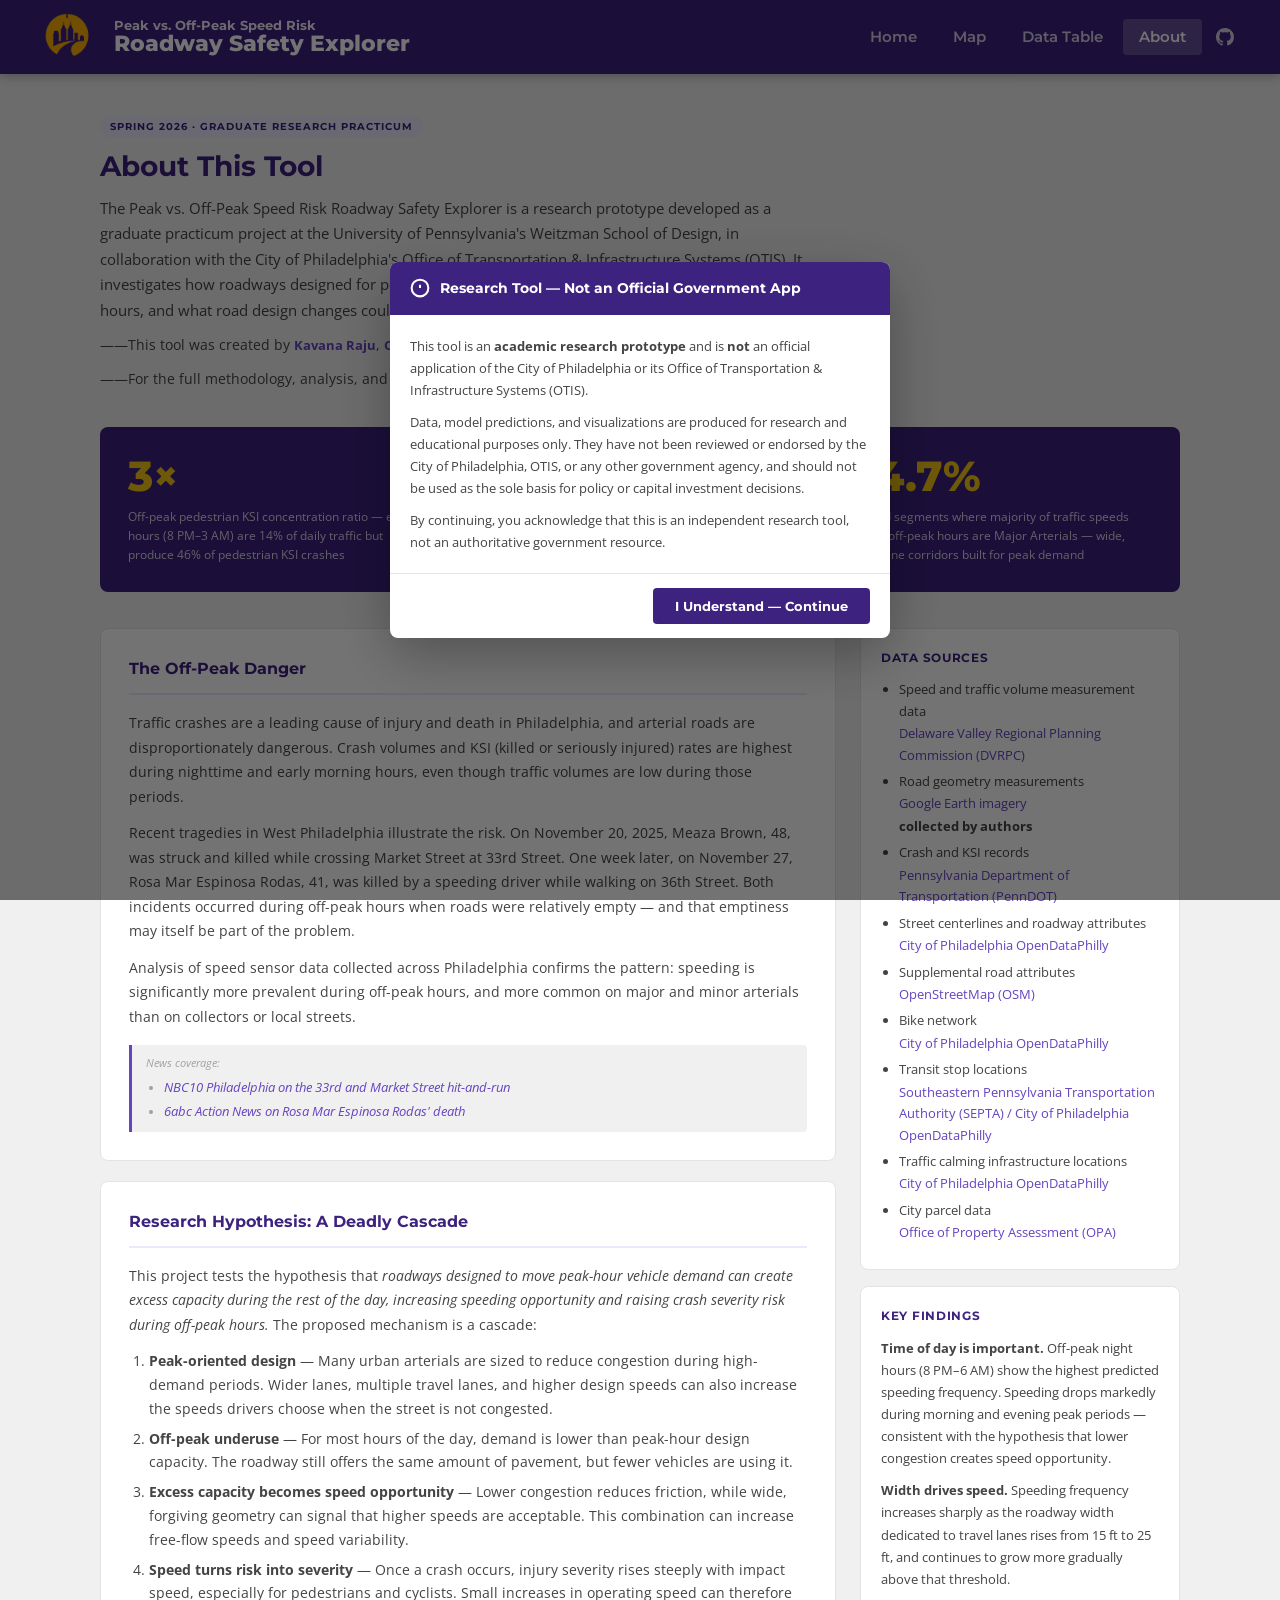
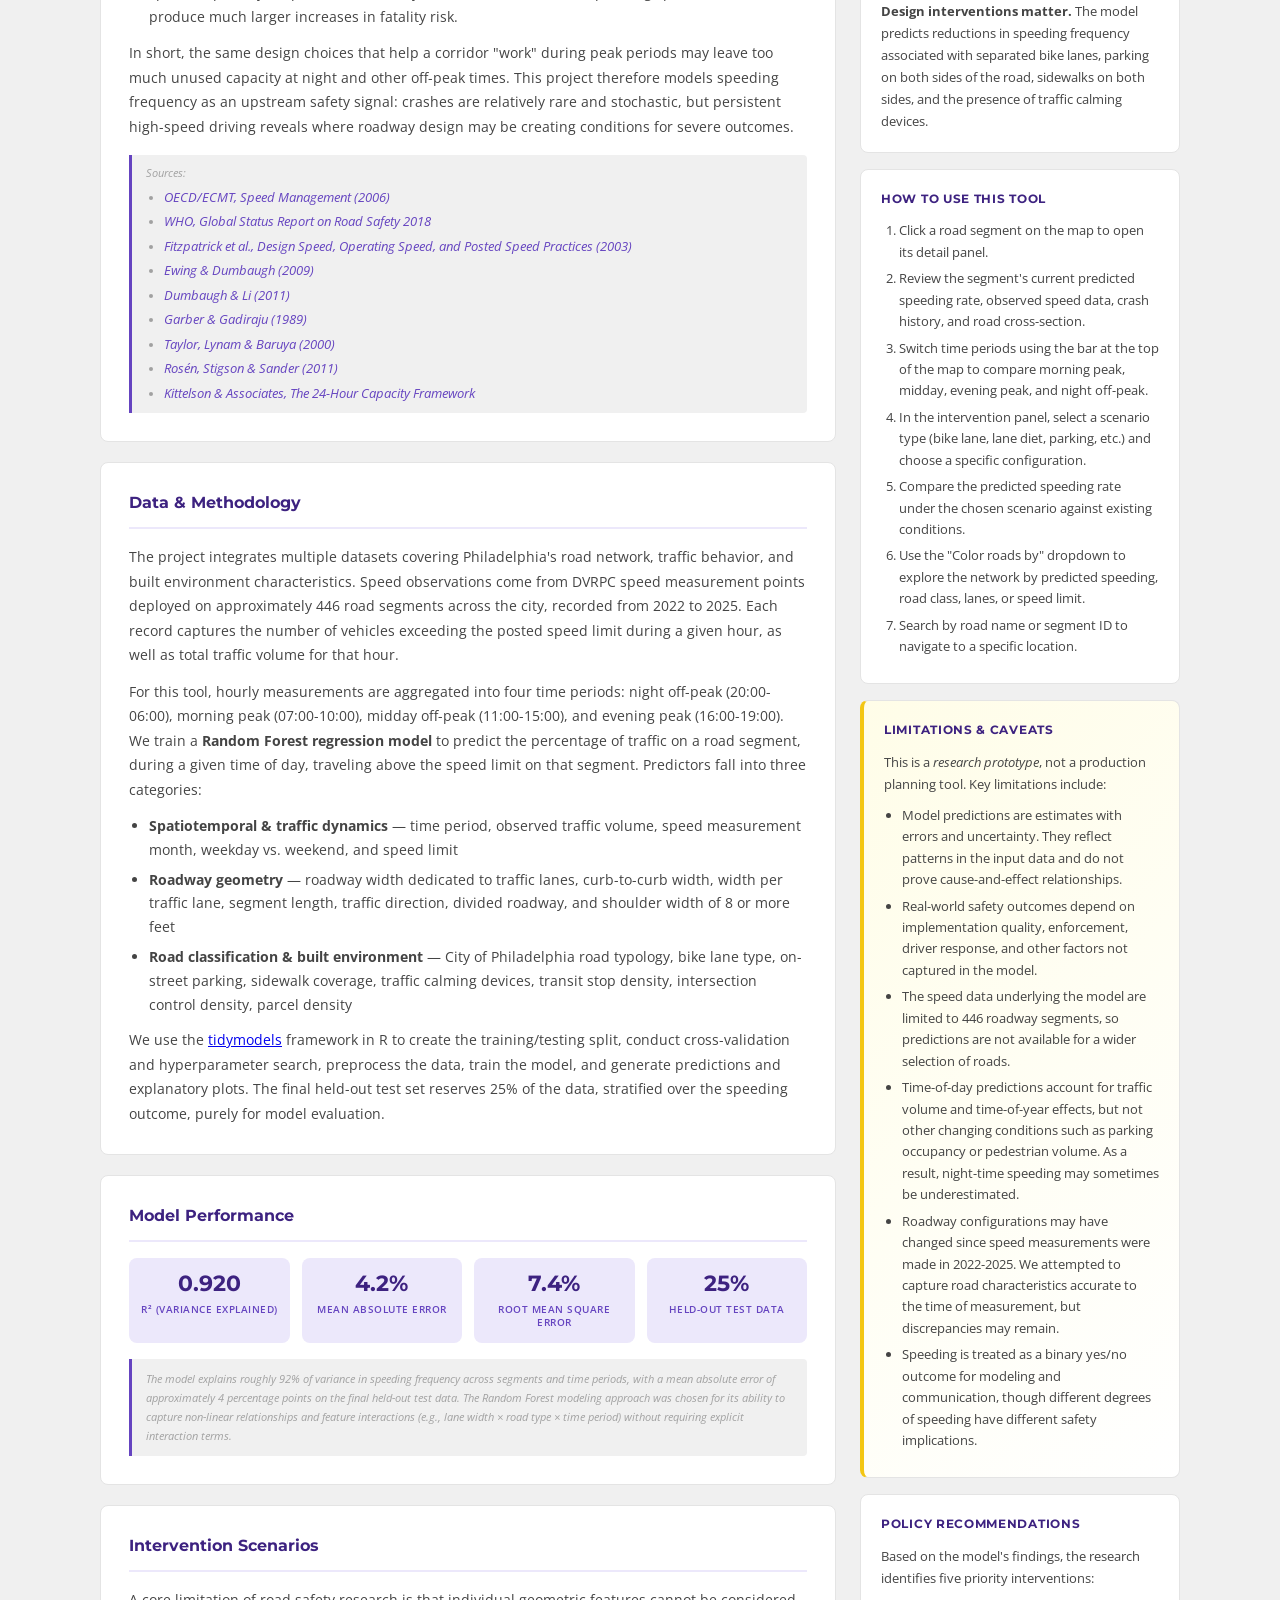
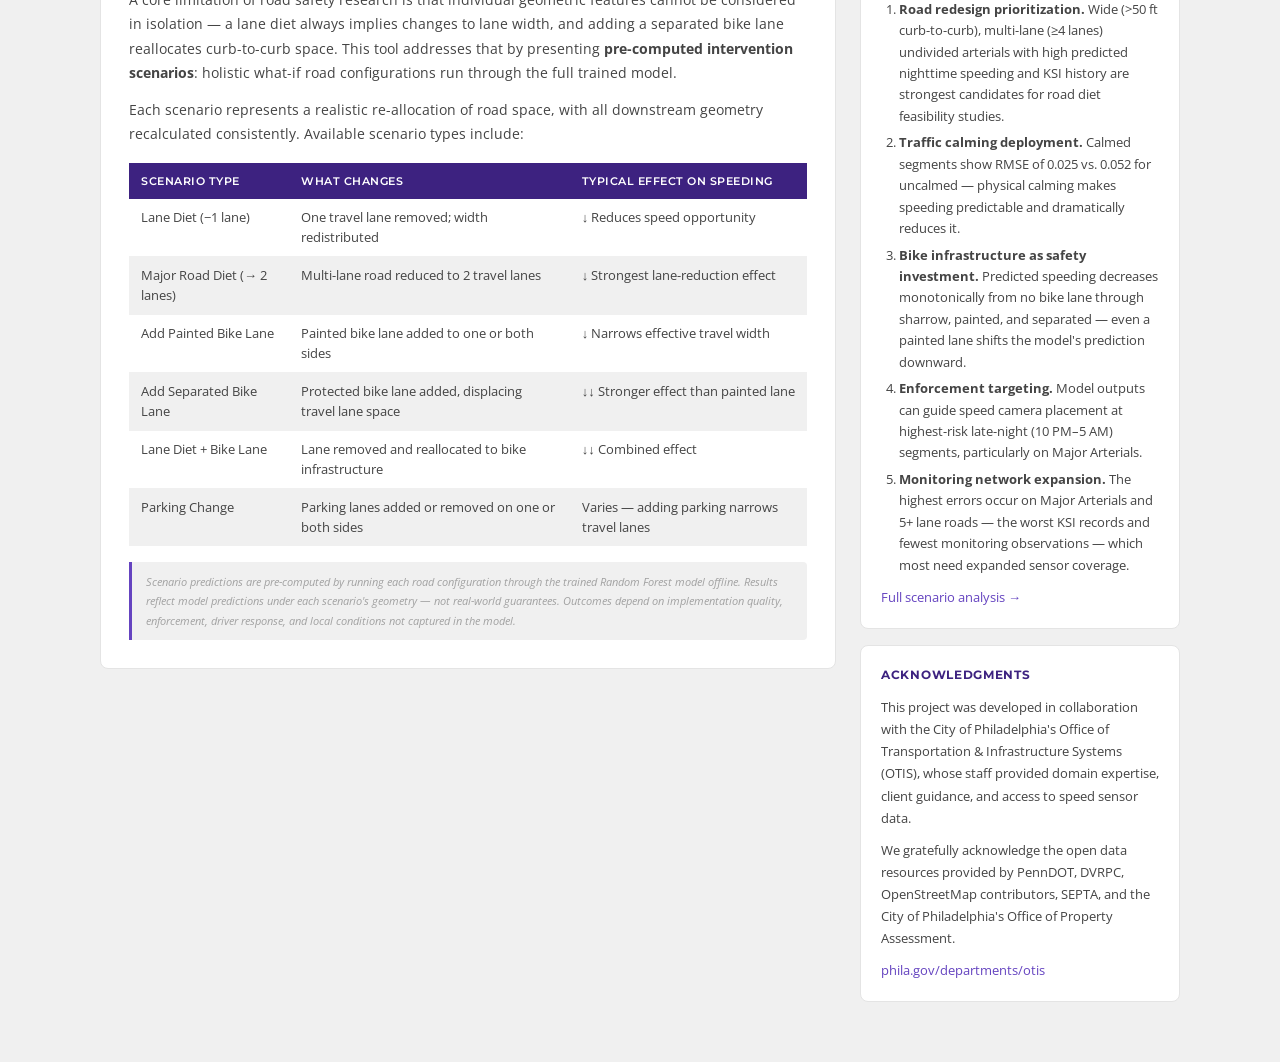
<file: about.html>
<!DOCTYPE html>
<html lang="en">
<head>
  <meta charset="UTF-8" />
  <meta name="viewport" content="width=device-width, initial-scale=1.0" />
  <title>About | 24h Roadway Safety Explorer | Philadelphia</title>
  <link rel="icon" type="image/png" href="assets/icon.png" />
  <link rel="apple-touch-icon" href="assets/icon.png" />

  <!-- Philadelphia Design System Fonts -->
  <link rel="preconnect" href="https://fonts.googleapis.com" />
  <link rel="preconnect" href="https://fonts.gstatic.com" crossorigin />
  <link href="https://fonts.googleapis.com/css2?family=Montserrat:wght@400;500;600;700&family=Open+Sans:wght@400;500;600&display=swap" rel="stylesheet" />

  <!-- App CSS -->
  <link rel="stylesheet" href="css/main.css" />
  <link rel="stylesheet" href="css/about.css" />
</head>
<body class="about-page">

  <!-- =========================================================
       App Header — Philadelphia OTIS branding
       ========================================================= -->
  <header class="app-header">
    <div class="header-brand">
      <div class="city-seal" aria-hidden="true">
        <img src="assets/icon.png" alt="App logo" width="38" height="38" style="object-fit:contain;display:block;" />
      </div>
      <div class="header-title">
        <div class="header-dept">Peak vs. Off-Peak Speed Risk</div>
        <h1 class="header-app-name">Roadway Safety Explorer</h1>
      </div>
    </div>
    <nav class="header-nav" aria-label="Main navigation">
      <a href="landing.html" class="nav-link">Home</a>
      <a href="index.html"   class="nav-link">Map</a>
      <a href="table.html"   class="nav-link">Data Table</a>
      <a href="about.html"   class="nav-link active">About</a>
      <a href="https://github.com/chihyunkim/otis_off_peak_roadway_safety" class="nav-link nav-link--icon" target="_blank" rel="noopener" aria-label="GitHub repository">
        <svg width="18" height="18" viewBox="0 0 16 16" fill="currentColor" aria-hidden="true"><path d="M8 0C3.58 0 0 3.58 0 8c0 3.54 2.29 6.53 5.47 7.59.4.07.55-.17.55-.38 0-.19-.01-.82-.01-1.49-2.01.37-2.53-.49-2.69-.94-.09-.23-.48-.94-.82-1.13-.28-.15-.68-.52-.01-.53.63-.01 1.08.58 1.23.82.72 1.21 1.87.87 2.33.66.07-.52.28-.87.51-1.07-1.78-.2-3.64-.89-3.64-3.95 0-.87.31-1.59.82-2.15-.08-.2-.36-1.02.08-2.12 0 0 .67-.21 2.2.82.64-.18 1.32-.27 2-.27.68 0 1.36.09 2 .27 1.53-1.04 2.2-.82 2.2-.82.44 1.1.16 1.92.08 2.12.51.56.82 1.27.82 2.15 0 3.07-1.87 3.75-3.65 3.95.29.25.54.73.54 1.48 0 1.07-.01 1.93-.01 2.2 0 .21.15.46.55.38A8.013 8.013 0 0016 8c0-4.42-3.58-8-8-8z"/></svg>
      </a>
    </nav>
  </header>

  <!-- =========================================================
       About Content
       ========================================================= -->
  <main class="about-main">
    <div class="about-container">

      <!-- Hero section -->
      <section class="about-hero">
        <div class="about-hero-badge">Spring 2026 · Graduate Research Practicum</div>
        <h2 class="about-hero-title">About This Tool</h2>
        <p class="about-hero-sub">
          The Peak vs. Off-Peak Speed Risk Roadway Safety Explorer is a research prototype developed as a graduate
          practicum project at the University of Pennsylvania's Weitzman School of Design,
          in collaboration with the City of Philadelphia's Office of Transportation &amp;
          Infrastructure Systems (OTIS). It investigates how roadways designed for peak-hour
          conditions may create safety hazards during off-peak hours, and what road design
          changes could reduce those risks.
        </p>
        <p class="about-hero-sub about-report-ref">

          ——This tool was created by
          <a href="https://github.com/kavanaraju" class="about-link about-author-link" target="_blank" rel="noopener">Kavana Raju</a>,
          <a href="https://github.com/ChristineCui12" class="about-link about-author-link" target="_blank" rel="noopener">Christine Cui</a>,
          <a href="https://github.com/chihyunkim" class="about-link about-author-link" target="_blank" rel="noopener">Chi-Hyun Kim</a>,
          and
          <a href="https://github.com/demiyang12" class="about-link about-author-link" target="_blank" rel="noopener">Demi Yang</a>.
        </p>
        <p class="about-hero-sub about-report-ref">
         ——For the full methodology, analysis, and findings, see the <a href="https://chihyunkim.github.io/otis_off_peak_roadway_safety/PROJECT_WRITEUP.html" class="about-link about-report-link" target="_blank" rel="noopener">complete research report &rarr;</a>
        </p>
      </section>

      <!-- Key Statistics Banner -->
      <section class="about-stats-banner">
        <div class="about-stat-item">
          <div class="about-stat-value">3×</div>
          <div class="about-stat-label">Off-peak pedestrian KSI concentration ratio — evening hours (8 PM–3 AM) are 14% of daily traffic but produce 46% of pedestrian KSI crashes</div>
        </div>
        <div class="about-stat-divider"></div>
        <div class="about-stat-item">
          <div class="about-stat-value">0.920</div>
          <div class="about-stat-label">Model R² — speeding is structurally determined, not random; road design choices explain 92% of variance in observed speeding rates</div>
        </div>
        <div class="about-stat-divider"></div>
        <div class="about-stat-item">
          <div class="about-stat-value">54.7%</div>
          <div class="about-stat-label">Of road segments where majority of traffic speeds during off-peak hours are Major Arterials — wide, multi-lane corridors built for peak demand</div>
        </div>
      </section>

      <div class="about-grid">

        <!-- Left column: methodology -->
        <div class="about-col-main">

          <section class="about-card">
            <h3 class="about-card-title">The Off-Peak Danger</h3>
            <p>
              Traffic crashes are a leading cause of injury and death in Philadelphia, and
              arterial roads are disproportionately dangerous. Crash volumes and KSI
              (killed or seriously injured) rates are highest during nighttime and early
              morning hours, even though traffic volumes are low during those periods.
            </p>
            <p>
              Recent tragedies in West Philadelphia illustrate the risk. On November 20, 2025,
              Meaza Brown, 48, was struck and killed while crossing Market Street at 33rd Street.
              One week later, on November 27, Rosa Mar Espinosa Rodas, 41, was killed by a
              speeding driver while walking on 36th Street. Both incidents occurred during
              off-peak hours when roads were relatively empty — and that emptiness may itself
              be part of the problem.
            </p>
            <p>
              Analysis of speed sensor data collected across Philadelphia confirms the pattern:
              speeding is significantly more prevalent during off-peak hours, and more common
              on major and minor arterials than on collectors or local streets.
            </p>
            <div class="about-note">
              <div class="about-note-label">News coverage:</div>
              <ul class="about-source-list">
                <li>
                  <a href="https://www.nbcphiladelphia.com/news/local/woman-killed-in-hit-and-run-on-market-st-in-university-city-police-say/4305076/"
                     class="about-link" target="_blank" rel="noopener">
                    NBC10 Philadelphia on the 33rd and Market Street hit-and-run
                  </a>
                </li>
                <li>
                  <a href="https://6abc.com/post/woman-fatally-struck-speeding-driver-crossing-philadelphia-street-police/18219278/"
                     class="about-link" target="_blank" rel="noopener">
                    6abc Action News on Rosa Mar Espinosa Rodas' death
                  </a>
                </li>
              </ul>
            </div>
          </section>

          <section class="about-card">
            <h3 class="about-card-title">Research Hypothesis: A Deadly Cascade</h3>
            <p>
              This project tests the hypothesis that <em>roadways designed to move peak-hour
              vehicle demand can create excess capacity during the rest of the day, increasing
              speeding opportunity and raising crash severity risk during off-peak hours.</em>
              The proposed mechanism is a cascade:
            </p>
            <ol class="about-list">
              <li><strong>Peak-oriented design</strong> — Many urban arterials are sized to
                reduce congestion during high-demand periods. Wider lanes, multiple travel
                lanes, and higher design speeds can also increase the speeds drivers choose
                when the street is not congested.</li>
              <li><strong>Off-peak underuse</strong> — For most hours of the day, demand is
                lower than peak-hour design capacity. The roadway still offers the same
                amount of pavement, but fewer vehicles are using it.</li>
              <li><strong>Excess capacity becomes speed opportunity</strong> — Lower
                congestion reduces friction, while wide, forgiving geometry can signal that
                higher speeds are acceptable. This combination can increase free-flow speeds
                and speed variability.</li>
              <li><strong>Speed turns risk into severity</strong> — Once a crash occurs,
                injury severity rises steeply with impact speed, especially for pedestrians
                and cyclists. Small increases in operating speed can therefore produce much
                larger increases in fatality risk.</li>
            </ol>
            <p>
              In short, the same design choices that help a corridor "work" during peak
              periods may leave too much unused capacity at night and other off-peak times.
              This project therefore models speeding frequency as an upstream safety signal:
              crashes are relatively rare and stochastic, but persistent high-speed driving
              reveals where roadway design may be creating conditions for severe outcomes.
            </p>
            <div class="about-note">
              <div class="about-note-label">Sources:</div>
              <ul class="about-source-list">
                <li><a href="https://www.oecd.org/en/publications/speed-management_9789282103784-en"
                       class="about-link" target="_blank" rel="noopener">OECD/ECMT, <em>Speed Management</em> (2006)</a></li>
                <li><a href="https://www.who.int/publications/i/item/9789241565684"
                       class="about-link" target="_blank" rel="noopener">WHO, <em>Global Status Report on Road Safety 2018</em></a></li>
                <li><a href="https://books.google.com/books/about/Design_Speed_Operating_Speed_and_Posted.html?id=o6q4lnpws-cC"
                       class="about-link" target="_blank" rel="noopener">Fitzpatrick et al., <em>Design Speed, Operating Speed, and Posted Speed Practices</em> (2003)</a></li>
                <li><a href="https://journals.sagepub.com/doi/10.1177/0885412209335553"
                       class="about-link" target="_blank" rel="noopener">Ewing &amp; Dumbaugh (2009)</a></li>
                <li><a href="https://www.tandfonline.com/doi/full/10.1080/01944363.2011.536101"
                       class="about-link" target="_blank" rel="noopener">Dumbaugh &amp; Li (2011)</a></li>
                <li><a href="https://www.safetylit.org/citations/index.php?citationIds%5B%5D=citjournalarticle_604211_38&amp;fuseaction=citations.viewdetails"
                       class="about-link" target="_blank" rel="noopener">Garber &amp; Gadiraju (1989)</a></li>
                <li><a href="https://www.trl.co.uk/publications/trl421"
                       class="about-link" target="_blank" rel="noopener">Taylor, Lynam &amp; Baruya (2000)</a></li>
                <li><a href="https://pubmed.ncbi.nlm.nih.gov/21094293/"
                       class="about-link" target="_blank" rel="noopener">Rosén, Stigson &amp; Sander (2011)</a></li>
                <li><a href="https://www.kittelson.com/ideas/the-24-hour-capacity-framework-an-alternative-to-using-the-peak-hour-to-design-roads/"
                       class="about-link" target="_blank" rel="noopener">Kittelson &amp; Associates, <em>The 24-Hour Capacity Framework</em></a></li>
              </ul>
            </div>
          </section>

          <section class="about-card">
            <h3 class="about-card-title">Data &amp; Methodology</h3>
            <p>
              The project integrates multiple datasets covering Philadelphia's road network,
              traffic behavior, and built environment characteristics. Speed observations
              come from DVRPC speed measurement points deployed on approximately 446 road
              segments across the city, recorded from 2022 to 2025. Each record captures
              the number of vehicles exceeding the posted speed limit during a given hour,
              as well as total traffic volume for that hour.
            </p>
            <p>
              For this tool, hourly measurements are aggregated into four time periods:
              night off-peak (20:00-06:00), morning peak (07:00-10:00), midday off-peak
              (11:00-15:00), and evening peak (16:00-19:00). We train a
              <strong>Random Forest regression model</strong> to predict the percentage of
              traffic on a road segment, during a given time of day, traveling above the
              speed limit on that segment. Predictors fall into three categories:
            </p>
            <ul class="about-list">
              <li><strong>Spatiotemporal &amp; traffic dynamics</strong> — time period, observed traffic volume, speed measurement month, weekday vs. weekend, and speed limit</li>
              <li><strong>Roadway geometry</strong> — roadway width dedicated to traffic lanes, curb-to-curb width, width per traffic lane, segment length, traffic direction, divided roadway, and shoulder width of 8 or more feet</li>
              <li><strong>Road classification &amp; built environment</strong> — City of Philadelphia road typology, bike lane type, on-street parking, sidewalk coverage, traffic calming devices, transit stop density, intersection control density, parcel density</li>
            </ul>
            <p>
              We use the
              <a href="https://www.tidymodels.org/" target="_blank" rel="noopener">tidymodels</a>
              framework in R to create the training/testing split, conduct cross-validation
              and hyperparameter search, preprocess the data, train the model, and generate
              predictions and explanatory plots. The final held-out test set reserves 25%
              of the data, stratified over the speeding outcome, purely for model evaluation.
            </p>
          </section>

          <section class="about-card">
            <h3 class="about-card-title">Model Performance</h3>
            <div class="metrics-grid">
              <div class="metric-card">
                <div class="metric-value">0.920</div>
                <div class="metric-label">R² (variance explained)</div>
              </div>
              <div class="metric-card">
                <div class="metric-value">4.2%</div>
                <div class="metric-label">Mean Absolute Error</div>
              </div>
              <div class="metric-card">
                <div class="metric-value">7.4%</div>
                <div class="metric-label">Root Mean Square Error</div>
              </div>
              <div class="metric-card">
                <div class="metric-value">25%</div>
                <div class="metric-label">Held-out test data</div>
              </div>
            </div>
            <p class="about-note">
              The model explains roughly 92% of variance in speeding frequency across
              segments and time periods, with a mean absolute error of approximately
              4 percentage points on the final held-out test data. The Random Forest
              modeling approach was chosen for its ability to capture non-linear
              relationships and feature interactions (e.g., lane width × road type × time
              period) without requiring explicit interaction terms.
            </p>
          </section>

          <section class="about-card">
            <h3 class="about-card-title">Intervention Scenarios</h3>
            <p>
              A core limitation of road safety research is that individual geometric features
              cannot be considered in isolation — a lane diet always implies changes to lane
              width, and adding a separated bike lane reallocates curb-to-curb space. This
              tool addresses that by presenting <strong>pre-computed intervention scenarios</strong>:
              holistic what-if road configurations run through the full trained model.
            </p>
            <p>
              Each scenario represents a realistic re-allocation of road space, with all
              downstream geometry recalculated consistently. Available scenario types include:
            </p>
            <table class="about-table">
              <thead>
                <tr>
                  <th>Scenario Type</th>
                  <th>What changes</th>
                  <th>Typical effect on speeding</th>
                </tr>
              </thead>
              <tbody>
                <tr>
                  <td>Lane Diet (−1 lane)</td>
                  <td>One travel lane removed; width redistributed</td>
                  <td>↓ Reduces speed opportunity</td>
                </tr>
                <tr>
                  <td>Major Road Diet (→ 2 lanes)</td>
                  <td>Multi-lane road reduced to 2 travel lanes</td>
                  <td>↓ Strongest lane-reduction effect</td>
                </tr>
                <tr>
                  <td>Add Painted Bike Lane</td>
                  <td>Painted bike lane added to one or both sides</td>
                  <td>↓ Narrows effective travel width</td>
                </tr>
                <tr>
                  <td>Add Separated Bike Lane</td>
                  <td>Protected bike lane added, displacing travel lane space</td>
                  <td>↓↓ Stronger effect than painted lane</td>
                </tr>
                <tr>
                  <td>Lane Diet + Bike Lane</td>
                  <td>Lane removed and reallocated to bike infrastructure</td>
                  <td>↓↓ Combined effect</td>
                </tr>
                <tr>
                  <td>Parking Change</td>
                  <td>Parking lanes added or removed on one or both sides</td>
                  <td>Varies — adding parking narrows travel lanes</td>
                </tr>
              </tbody>
            </table>
            <p class="about-note">
              Scenario predictions are pre-computed by running each road configuration
              through the trained Random Forest model offline. Results reflect model
              predictions under each scenario's geometry — not real-world guarantees.
              Outcomes depend on implementation quality, enforcement, driver response,
              and local conditions not captured in the model.
            </p>
          </section>

        </div>

        <!-- Right column: sidebar cards -->
        <aside class="about-col-side">

          <div class="about-sidebar-card">
            <h4 class="sidebar-card-title">Data Sources</h4>
            <ul class="sidebar-list">
              <li><span class="source-type">Speed and traffic volume measurement data</span><span class="source-org"><a href="https://www.dvrpc.org/webmaps/trafficcounts/" class="about-link" target="_blank" rel="noopener">Delaware Valley Regional Planning Commission (DVRPC)</a></span></li>
              <li><span class="source-type">Road geometry measurements</span><span class="source-org"><a href="https://www.google.com/earth/" class="about-link" target="_blank" rel="noopener">Google Earth imagery</a></span><span class="source-author-note">collected by authors</span></li>
              <li><span class="source-type">Crash and KSI records</span><span class="source-org"><a href="https://experience.arcgis.com/experience/51809b06e7b140208a4ed6fbad964990/page/County" class="about-link" target="_blank" rel="noopener">Pennsylvania Department of Transportation (PennDOT)</a></span></li>
              <li><span class="source-type">Street centerlines and roadway attributes</span><span class="source-org"><a href="https://opendataphilly.org/datasets/street-centerlines/" class="about-link" target="_blank" rel="noopener">City of Philadelphia OpenDataPhilly</a></span></li>
              <li><span class="source-type">Supplemental road attributes</span><span class="source-org"><a href="https://www.openstreetmap.org/" class="about-link" target="_blank" rel="noopener">OpenStreetMap (OSM)</a></span></li>
              <li><span class="source-type">Bike network</span><span class="source-org"><a href="https://opendataphilly.org/datasets/bike-network/" class="about-link" target="_blank" rel="noopener">City of Philadelphia OpenDataPhilly</a></span></li>
              <li><span class="source-type">Transit stop locations</span><span class="source-org"><a href="https://opendataphilly.org/datasets/septa-routes-stops-locations/" class="about-link" target="_blank" rel="noopener">Southeastern Pennsylvania Transportation Authority (SEPTA) / City of Philadelphia OpenDataPhilly</a></span></li>
              <li><span class="source-type">Traffic calming infrastructure locations</span><span class="source-org"><a href="https://opendataphilly.org/datasets/traffic-calming/" class="about-link" target="_blank" rel="noopener">City of Philadelphia OpenDataPhilly</a></span></li>
              <li><span class="source-type">City parcel data</span><span class="source-org"><a href="https://data.phila.gov/visualizations/property-assessments" class="about-link" target="_blank" rel="noopener">Office of Property Assessment (OPA)</a></span></li>
            </ul>
          </div>

          <div class="about-sidebar-card">
            <h4 class="sidebar-card-title">Key Findings</h4>
            <p class="sidebar-text">
              <strong>Time of day is important.</strong> Off-peak night hours (8 PM–6 AM)
              show the highest predicted speeding frequency. Speeding drops markedly during
              morning and evening peak periods — consistent with the hypothesis that lower
              congestion creates speed opportunity.
            </p>
            <p class="sidebar-text">
              <strong>Width drives speed.</strong> Speeding frequency increases sharply as
              the roadway width dedicated to travel lanes rises from 15 ft to 25 ft, and
              continues to grow more gradually above that threshold.
            </p>
            <p class="sidebar-text">
              <strong>Design interventions matter.</strong> The model predicts
              reductions in speeding frequency associated with separated bike lanes, parking
              on both sides of the road, sidewalks on both sides, and the presence of
              traffic calming devices.
            </p>
          </div>

          <div class="about-sidebar-card">
            <h4 class="sidebar-card-title">How to Use This Tool</h4>
            <ol class="sidebar-list sidebar-list-numbered">
              <li>Click a road segment on the map to open its detail panel.</li>
              <li>Review the segment's current predicted speeding rate, observed speed data, crash history, and road cross-section.</li>
              <li>Switch time periods using the bar at the top of the map to compare morning peak, midday, evening peak, and night off-peak.</li>
              <li>In the intervention panel, select a scenario type (bike lane, lane diet, parking, etc.) and choose a specific configuration.</li>
              <li>Compare the predicted speeding rate under the chosen scenario against existing conditions.</li>
              <li>Use the "Color roads by" dropdown to explore the network by predicted speeding, road class, lanes, or speed limit.</li>
              <li>Search by road name or segment ID to navigate to a specific location.</li>
            </ol>
          </div>

          <div class="about-sidebar-card about-sidebar-card--note">
            <h4 class="sidebar-card-title">Limitations &amp; Caveats</h4>
            <p class="sidebar-text">
              This is a <em>research prototype</em>, not a production planning tool. Key
              limitations include:
            </p>
            <ul class="sidebar-list">
              <li>Model predictions are estimates with errors and uncertainty. They reflect patterns in the input data and do not prove cause-and-effect relationships.</li>
              <li>Real-world safety outcomes depend on implementation quality, enforcement, driver response, and other factors not captured in the model.</li>
              <li>The speed data underlying the model are limited to 446 roadway segments, so predictions are not available for a wider selection of roads.</li>
              <li>Time-of-day predictions account for traffic volume and time-of-year effects, but not other changing conditions such as parking occupancy or pedestrian volume. As a result, night-time speeding may sometimes be underestimated.</li>
              <li>Roadway configurations may have changed since speed measurements were made in 2022-2025. We attempted to capture road characteristics accurate to the time of measurement, but discrepancies may remain.</li>
              <li>Speeding is treated as a binary yes/no outcome for modeling and communication, though different degrees of speeding have different safety implications.</li>
            </ul>
          </div>

          <div class="about-sidebar-card">
            <h4 class="sidebar-card-title">Policy Recommendations</h4>
            <p class="sidebar-text">Based on the model's findings, the research identifies five priority interventions:</p>
            <ol class="sidebar-list sidebar-list-numbered">
              <li><strong>Road redesign prioritization.</strong> Wide (&gt;50 ft curb-to-curb), multi-lane (≥4 lanes) undivided arterials with high predicted nighttime speeding and KSI history are strongest candidates for road diet feasibility studies.</li>
              <li><strong>Traffic calming deployment.</strong> Calmed segments show RMSE of 0.025 vs. 0.052 for uncalmed — physical calming makes speeding predictable and dramatically reduces it.</li>
              <li><strong>Bike infrastructure as safety investment.</strong> Predicted speeding decreases monotonically from no bike lane through sharrow, painted, and separated — even a painted lane shifts the model's prediction downward.</li>
              <li><strong>Enforcement targeting.</strong> Model outputs can guide speed camera placement at highest-risk late-night (10 PM–5 AM) segments, particularly on Major Arterials.</li>
              <li><strong>Monitoring network expansion.</strong> The highest errors occur on Major Arterials and 5+ lane roads — the worst KSI records and fewest monitoring observations — which most need expanded sensor coverage.</li>
            </ol>
            <p class="sidebar-text" style="margin-top:10px">
              <a href="https://chihyunkim.github.io/otis_off_peak_roadway_safety/PROJECT_WRITEUP.html#policy-scenarios" class="about-link" target="_blank" rel="noopener">Full scenario analysis &rarr;</a>
            </p>
          </div>

          <div class="about-sidebar-card">
            <h4 class="sidebar-card-title">Acknowledgments</h4>
            <p class="sidebar-text">
              This project was developed in collaboration with the City of Philadelphia's
              Office of Transportation &amp; Infrastructure Systems (OTIS), whose staff
              provided domain expertise, client guidance, and access to speed sensor data.
            </p>
            <p class="sidebar-text">
              We gratefully acknowledge the open data resources provided by PennDOT,
              DVRPC, OpenStreetMap contributors, SEPTA, and the City of Philadelphia's
              Office of Property Assessment.
            </p>
            <p class="sidebar-text">
              <a href="https://www.phila.gov/departments/office-of-transportation-and-infrastructure-systems/"
                 class="about-link" target="_blank" rel="noopener">
                phila.gov/departments/otis
              </a>
            </p>
          </div>

        </aside>
      </div><!-- /.about-grid -->

    </div><!-- /.about-container -->
  </main>

  <!-- Disclaimer Modal -->
  <div id="otis-disclaimer-modal" class="otis-modal-overlay">
    <div class="otis-modal">
      <div class="otis-modal-header">
        <svg width="20" height="20" viewBox="0 0 24 24" fill="none" stroke="currentColor" stroke-width="2.5" aria-hidden="true"><circle cx="12" cy="12" r="10"/><line x1="12" y1="8" x2="12" y2="12"/><line x1="12" y1="16" x2="12.01" y2="16"/></svg>
        Research Tool — Not an Official Government App
      </div>
      <div class="otis-modal-body">
        <p>This tool is an <strong>academic research prototype</strong> and is <strong>not</strong> an official application of the City of Philadelphia or its Office of Transportation &amp; Infrastructure Systems (OTIS).</p>
        <p>Data, model predictions, and visualizations are produced for research and educational purposes only. They have not been reviewed or endorsed by the City of Philadelphia, OTIS, or any other government agency, and should not be used as the sole basis for policy or capital investment decisions.</p>
        <p>By continuing, you acknowledge that this is an independent research tool, not an authoritative government resource.</p>
      </div>
      <div class="otis-modal-footer">
        <button id="otis-disclaimer-ok" class="otis-modal-btn">I Understand — Continue</button>
      </div>
    </div>
  </div>
  <script>
    document.getElementById('otis-disclaimer-ok').addEventListener('click', function () {
      document.getElementById('otis-disclaimer-modal').classList.add('hidden');
    });
  </script>
</body>
</html>
</file>
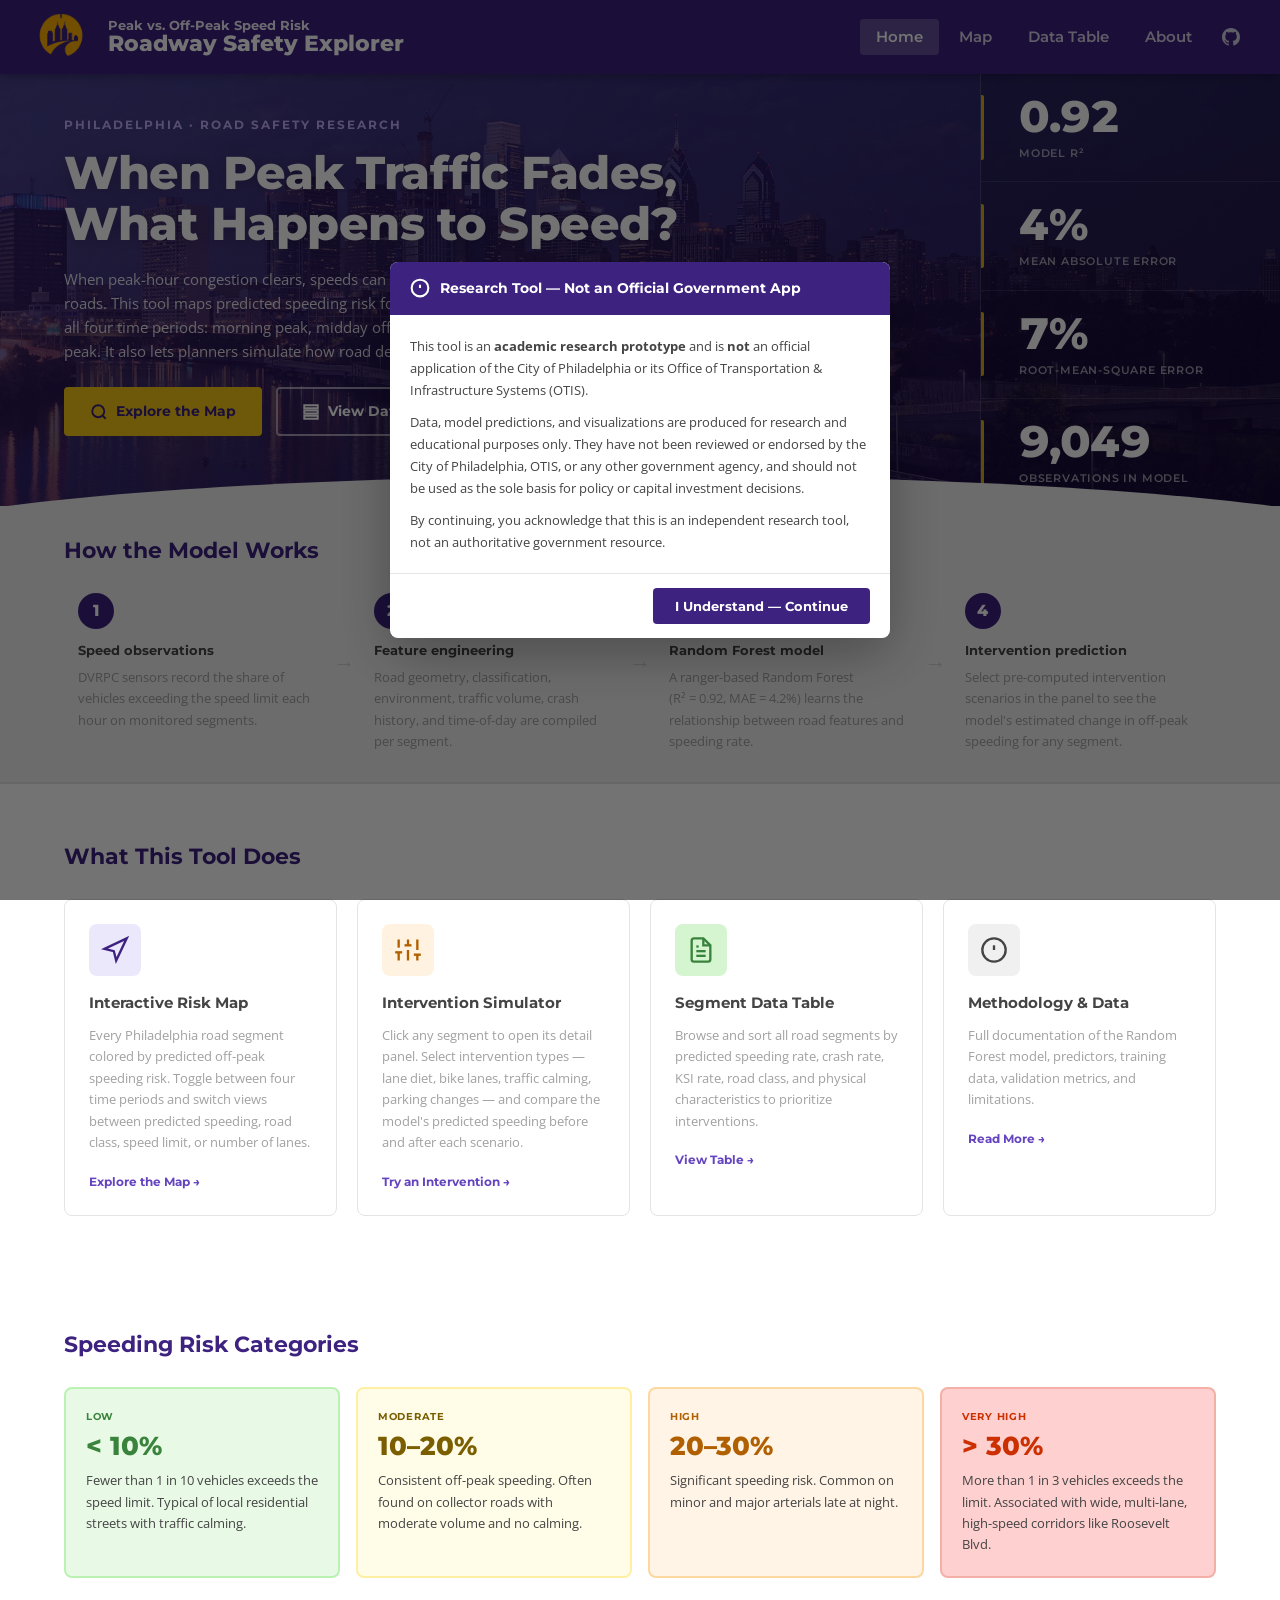
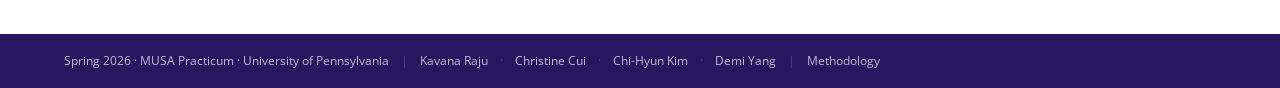
<file: landing.html>
<!DOCTYPE html>
<html lang="en">
<head>
  <meta charset="UTF-8" />
  <meta name="viewport" content="width=device-width, initial-scale=1.0" />
  <title>24h Roadway Safety Explorer | Philadelphia</title>
  <link rel="icon" type="image/png" href="assets/icon.png" />
  <link rel="apple-touch-icon" href="assets/icon.png" />
  <link rel="preconnect" href="https://fonts.googleapis.com" />
  <link rel="preconnect" href="https://fonts.gstatic.com" crossorigin />
  <link href="https://fonts.googleapis.com/css2?family=Montserrat:wght@400;500;600;700;800&family=Open+Sans:wght@400;500;600&display=swap" rel="stylesheet" />
  <link rel="stylesheet" href="css/main.css" />
  <link rel="stylesheet" href="css/landing.css" />
</head>
<body class="landing-page">

  <!-- Header -->
  <header class="app-header">
    <div class="header-brand">
      <div class="city-seal" aria-hidden="true">
        <img src="assets/icon.png" alt="App logo" width="38" height="38" style="object-fit:contain;display:block;" />
      </div>
      <div class="header-title">
        <div class="header-dept">Peak vs. Off-Peak Speed Risk</div>
        <h1 class="header-app-name">Roadway Safety Explorer</h1>
      </div>
    </div>
    <nav class="header-nav" aria-label="Main navigation">
      <a href="landing.html" class="nav-link active">Home</a>
      <a href="index.html"   class="nav-link">Map</a>
      <a href="table.html"   class="nav-link">Data Table</a>
      <a href="about.html"   class="nav-link">About</a>
      <a href="https://github.com/chihyunkim/otis_off_peak_roadway_safety" class="nav-link nav-link--icon" target="_blank" rel="noopener" aria-label="GitHub repository">
        <svg width="18" height="18" viewBox="0 0 16 16" fill="currentColor" aria-hidden="true"><path d="M8 0C3.58 0 0 3.58 0 8c0 3.54 2.29 6.53 5.47 7.59.4.07.55-.17.55-.38 0-.19-.01-.82-.01-1.49-2.01.37-2.53-.49-2.69-.94-.09-.23-.48-.94-.82-1.13-.28-.15-.68-.52-.01-.53.63-.01 1.08.58 1.23.82.72 1.21 1.87.87 2.33.66.07-.52.28-.87.51-1.07-1.78-.2-3.64-.89-3.64-3.95 0-.87.31-1.59.82-2.15-.08-.2-.36-1.02.08-2.12 0 0 .67-.21 2.2.82.64-.18 1.32-.27 2-.27.68 0 1.36.09 2 .27 1.53-1.04 2.2-.82 2.2-.82.44 1.1.16 1.92.08 2.12.51.56.82 1.27.82 2.15 0 3.07-1.87 3.75-3.65 3.95.29.25.54.73.54 1.48 0 1.07-.01 1.93-.01 2.2 0 .21.15.46.55.38A8.013 8.013 0 0016 8c0-4.42-3.58-8-8-8z"/></svg>
      </a>
    </nav>
  </header>

  <main class="landing-main">

    <!-- ── HERO ────────────────────────────────────────────────────── -->
    <section class="landing-hero">
      <!-- ── Stats panel (left column) ── -->
      <div class="hero-stats-panel" aria-label="Model performance metrics">
        <div class="hero-stat-row">
          <div class="hero-stat-value">0.92</div>
          <div class="hero-stat-label">Model R²</div>
        </div>
        <div class="hero-stat-row">
          <div class="hero-stat-value">4%</div>
          <div class="hero-stat-label">Mean Absolute Error</div>
        </div>
        <div class="hero-stat-row">
          <div class="hero-stat-value">7%</div>
          <div class="hero-stat-label">Root-Mean-Square Error</div>
        </div>
        <div class="hero-stat-row">
          <div class="hero-stat-value">9,049</div>
          <div class="hero-stat-label">Observations in model</div>
        </div>
      </div>

      <div class="hero-content">
        <div class="hero-eyebrow">Philadelphia · Road Safety Research</div>
        <h2 class="hero-title">
          <span class="hero-title-line">When Peak Traffic Fades,</span><br/><span class="hero-title-line">What Happens to Speed?</span>
        </h2>
        <p class="hero-body">
          When peak-hour congestion clears, speeds can rise sharply on Philadelphia's roads.
          This tool maps predicted speeding risk for monitored road segments across all four
          time periods: morning peak, midday off-peak, evening peak, and night off-peak.
          It also lets planners simulate how road design changes would shift that risk.
        </p>
        <div class="hero-actions">
          <a href="index.html" class="btn-hero btn-hero--primary">
            <svg width="18" height="18" viewBox="0 0 24 24" fill="none" stroke="currentColor" stroke-width="2.5" aria-hidden="true">
              <circle cx="11" cy="11" r="8"/><path d="m21 21-4.35-4.35"/>
            </svg>
            Explore the Map
          </a>
          <a href="table.html" class="btn-hero btn-hero--outline">
            <svg width="18" height="18" viewBox="0 0 24 24" fill="none" stroke="currentColor" stroke-width="2.5" aria-hidden="true">
              <path d="M3 3h18v4H3zM3 10h18v4H3zM3 17h18v4H3z"/>
            </svg>
            View Data Table
          </a>
        </div>
      </div>

      <!-- ── Curved bottom transition ── -->
      <div class="hero-curve" aria-hidden="true">
        <svg viewBox="0 0 1440 64" preserveAspectRatio="none" xmlns="http://www.w3.org/2000/svg">
          <path d="M0,64 C360,0 1080,0 1440,64 L1440,64 L0,64 Z" fill="#f0f0f0"/>
        </svg>
      </div>
    </section>

    <!-- ── HOW IT WORKS ──────────────────────────────────────────────── -->
    <section class="how-section">
      <h2 class="section-title">How the Model Works</h2>
      <div class="how-steps">
        <div class="how-step">
          <div class="how-step-num">1</div>
          <h4 class="how-step-title">Speed observations</h4>
          <p class="how-step-body">DVRPC sensors record the share of vehicles exceeding the speed limit each hour on monitored segments.</p>
        </div>
        <div class="how-step-arrow" aria-hidden="true">&#8594;</div>
        <div class="how-step">
          <div class="how-step-num">2</div>
          <h4 class="how-step-title">Feature engineering</h4>
          <p class="how-step-body">Road geometry, classification, environment, traffic volume, crash history, and time-of-day are compiled per segment.</p>
        </div>
        <div class="how-step-arrow" aria-hidden="true">&#8594;</div>
        <div class="how-step">
          <div class="how-step-num">3</div>
          <h4 class="how-step-title">Random Forest model</h4>
          <p class="how-step-body">A ranger-based Random Forest (R²&nbsp;=&nbsp;0.92, MAE&nbsp;=&nbsp;4.2%) learns the relationship between road features and speeding rate.</p>
        </div>
        <div class="how-step-arrow" aria-hidden="true">&#8594;</div>
        <div class="how-step">
          <div class="how-step-num">4</div>
          <h4 class="how-step-title">Intervention prediction</h4>
          <p class="how-step-body">Select pre-computed intervention scenarios in the panel to see the model's estimated change in off-peak speeding for any segment.</p>
        </div>
      </div>
    </section>

    <!-- ── FEATURE CARDS ─────────────────────────────────────────────── -->
    <section class="feature-section">
      <h2 class="section-title">What This Tool Does</h2>
      <div class="feature-grid">

        <a href="index.html?tour=map" class="feature-card feature-card--link">
          <div class="feature-icon feature-icon--blue">
            <svg width="28" height="28" viewBox="0 0 24 24" fill="none" stroke="currentColor" stroke-width="2" aria-hidden="true">
              <polygon points="3 11 22 2 13 21 11 13 3 11"/>
            </svg>
          </div>
          <h3 class="feature-title">Interactive Risk Map</h3>
          <p class="feature-body">
            Every Philadelphia road segment colored by predicted off-peak speeding risk.
            Toggle between four time periods and switch views between predicted speeding,
            road class, speed limit, or number of lanes.
          </p>
          <span class="feature-cta">Explore the Map &rarr;</span>
        </a>

        <a href="index.html?tour=simulator&seg=520117" class="feature-card feature-card--link">
          <div class="feature-icon feature-icon--orange">
            <svg width="28" height="28" viewBox="0 0 24 24" fill="none" stroke="currentColor" stroke-width="2" aria-hidden="true">
              <line x1="4" y1="21" x2="4" y2="14"/><line x1="4" y1="10" x2="4" y2="3"/>
              <line x1="12" y1="21" x2="12" y2="12"/><line x1="12" y1="8" x2="12" y2="3"/>
              <line x1="20" y1="21" x2="20" y2="16"/><line x1="20" y1="12" x2="20" y2="3"/>
              <line x1="1" y1="14" x2="7" y2="14"/><line x1="9" y1="8" x2="15" y2="8"/>
              <line x1="17" y1="16" x2="23" y2="16"/>
            </svg>
          </div>
          <h3 class="feature-title">Intervention Simulator</h3>
          <p class="feature-body">
            Click any segment to open its detail panel. Select intervention types — lane
            diet, bike lanes, traffic calming, parking changes — and compare the model's
            predicted speeding before and after each scenario.
          </p>
          <span class="feature-cta">Try an Intervention &rarr;</span>
        </a>

        <a href="table.html" class="feature-card feature-card--link">
          <div class="feature-icon feature-icon--green">
            <svg width="28" height="28" viewBox="0 0 24 24" fill="none" stroke="currentColor" stroke-width="2" aria-hidden="true">
              <path d="M14 2H6a2 2 0 0 0-2 2v16a2 2 0 0 0 2 2h12a2 2 0 0 0 2-2V8z"/>
              <polyline points="14 2 14 8 20 8"/>
              <line x1="16" y1="13" x2="8" y2="13"/>
              <line x1="16" y1="17" x2="8" y2="17"/>
              <polyline points="10 9 9 9 8 9"/>
            </svg>
          </div>
          <h3 class="feature-title">Segment Data Table</h3>
          <p class="feature-body">
            Browse and sort all road segments by predicted speeding rate, crash rate,
            KSI rate, road class, and physical characteristics to prioritize interventions.
          </p>
          <span class="feature-cta">View Table &rarr;</span>
        </a>

        <a href="about.html" class="feature-card feature-card--link">
          <div class="feature-icon feature-icon--gray">
            <svg width="28" height="28" viewBox="0 0 24 24" fill="none" stroke="currentColor" stroke-width="2" aria-hidden="true">
              <circle cx="12" cy="12" r="10"/>
              <line x1="12" y1="8" x2="12" y2="12"/>
              <line x1="12" y1="16" x2="12.01" y2="16"/>
            </svg>
          </div>
          <h3 class="feature-title">Methodology &amp; Data</h3>
          <p class="feature-body">
            Full documentation of the Random Forest model, predictors, training data,
            validation metrics, and limitations.
          </p>
          <span class="feature-cta">Read More &rarr;</span>
        </a>

      </div>
    </section>

    <!-- ── RISK EXPLAINER ──────────────────────────────────────────── -->
    <section class="risk-section">
      <h2 class="section-title">Speeding Risk Categories</h2>
      <div class="risk-cards">
        <div class="risk-card risk-card--low">
          <div class="risk-card-badge">Low</div>
          <div class="risk-card-pct">&lt; 10%</div>
          <p class="risk-card-body">Fewer than 1 in 10 vehicles exceeds the speed limit. Typical of local residential streets with traffic calming.</p>
        </div>
        <div class="risk-card risk-card--moderate">
          <div class="risk-card-badge">Moderate</div>
          <div class="risk-card-pct">10–20%</div>
          <p class="risk-card-body">Consistent off-peak speeding. Often found on collector roads with moderate volume and no calming.</p>
        </div>
        <div class="risk-card risk-card--high">
          <div class="risk-card-badge">High</div>
          <div class="risk-card-pct">20–30%</div>
          <p class="risk-card-body">Significant speeding risk. Common on minor and major arterials late at night.</p>
        </div>
        <div class="risk-card risk-card--very-high">
          <div class="risk-card-badge">Very High</div>
          <div class="risk-card-pct">&gt; 30%</div>
          <p class="risk-card-body">More than 1 in 3 vehicles exceeds the limit. Associated with wide, multi-lane, high-speed corridors like Roosevelt Blvd.</p>
        </div>
      </div>
    </section>

  </main>

  <footer class="landing-footer">
    <div class="footer-inner">
      <a href="https://pennmusa.github.io/MUSA_801.io/" class="footer-link" target="_blank" rel="noopener">Spring 2026 &middot; MUSA Practicum &middot; University of Pennsylvania</a>
      <span class="footer-sep">|</span>
      <a href="https://github.com/kavanaraju" class="footer-link" target="_blank" rel="noopener">Kavana Raju</a>
      <span class="footer-sep">&middot;</span>
      <a href="https://github.com/ChristineCui12" class="footer-link" target="_blank" rel="noopener">Christine Cui</a>
      <span class="footer-sep">&middot;</span>
      <a href="https://github.com/chihyunkim" class="footer-link" target="_blank" rel="noopener">Chi-Hyun Kim</a>
      <span class="footer-sep">&middot;</span>
      <a href="https://github.com/demiyang12" class="footer-link" target="_blank" rel="noopener">Demi Yang</a>
      <span class="footer-sep">|</span>
      <a href="https://chihyunkim.github.io/otis_off_peak_roadway_safety/PROJECT_WRITEUP.html" class="footer-link" target="_blank" rel="noopener">Methodology</a>
    </div>
  </footer>

  <!-- Disclaimer Modal -->
  <div id="otis-disclaimer-modal" class="otis-modal-overlay">
    <div class="otis-modal">
      <div class="otis-modal-header">
        <svg width="20" height="20" viewBox="0 0 24 24" fill="none" stroke="currentColor" stroke-width="2.5" aria-hidden="true"><circle cx="12" cy="12" r="10"/><line x1="12" y1="8" x2="12" y2="12"/><line x1="12" y1="16" x2="12.01" y2="16"/></svg>
        Research Tool — Not an Official Government App
      </div>
      <div class="otis-modal-body">
        <p>This tool is an <strong>academic research prototype</strong> and is <strong>not</strong> an official application of the City of Philadelphia or its Office of Transportation &amp; Infrastructure Systems (OTIS).</p>
        <p>Data, model predictions, and visualizations are produced for research and educational purposes only. They have not been reviewed or endorsed by the City of Philadelphia, OTIS, or any other government agency, and should not be used as the sole basis for policy or capital investment decisions.</p>
        <p>By continuing, you acknowledge that this is an independent research tool, not an authoritative government resource.</p>
      </div>
      <div class="otis-modal-footer">
        <button id="otis-disclaimer-ok" class="otis-modal-btn">I Understand — Continue</button>
      </div>
    </div>
  </div>
  <script>
    document.getElementById('otis-disclaimer-ok').addEventListener('click', function () {
      document.getElementById('otis-disclaimer-modal').classList.add('hidden');
    });
  </script>
</body>
</html>
</file>
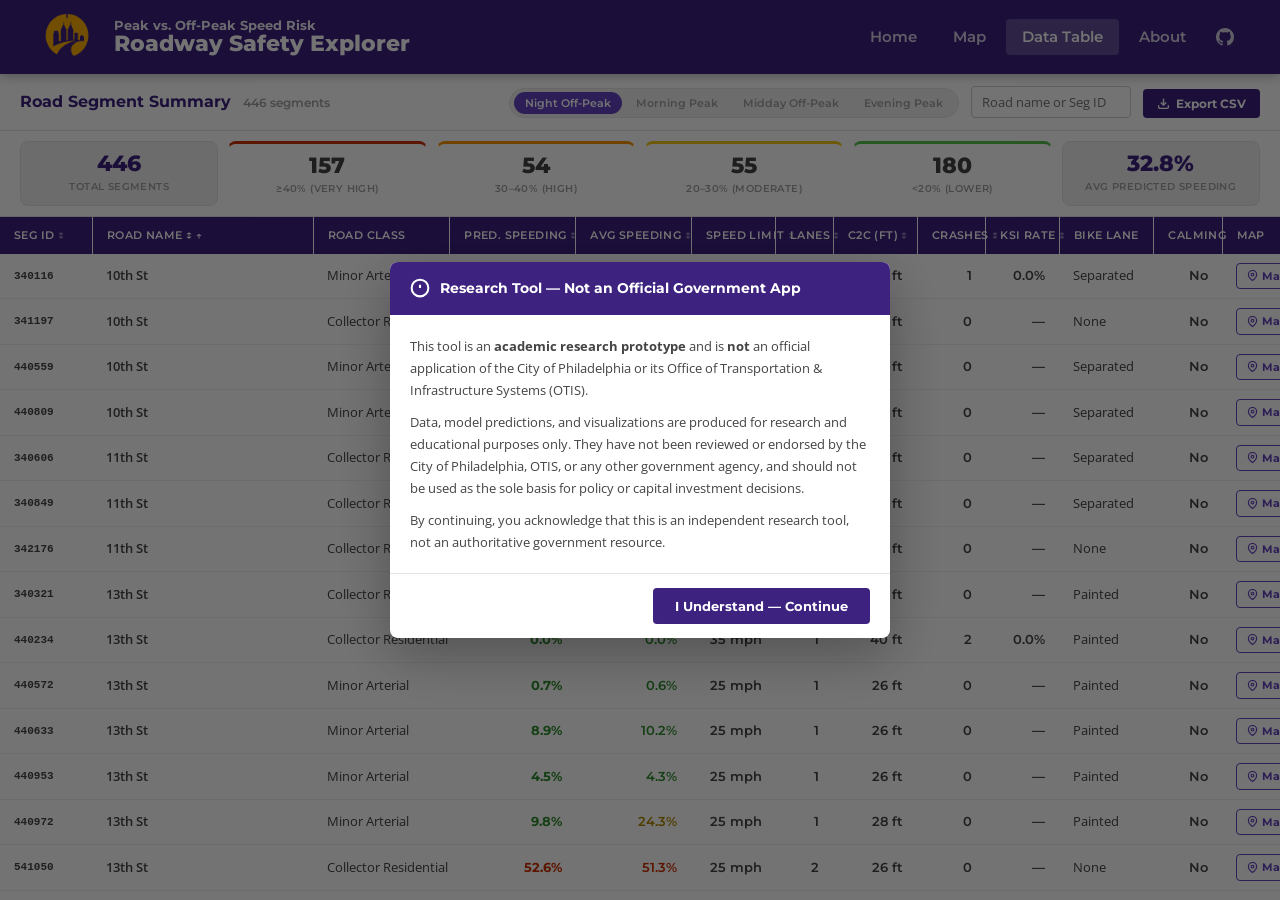
<file: table.html>
<!DOCTYPE html>
<html lang="en">
<head>
  <meta charset="UTF-8" />
  <meta name="viewport" content="width=device-width, initial-scale=1.0" />
  <title>Data Table | 24h Roadway Safety Explorer | Philadelphia</title>
  <link rel="icon" type="image/png" href="assets/icon.png" />
  <link rel="apple-touch-icon" href="assets/icon.png" />
  <link rel="preconnect" href="https://fonts.googleapis.com" />
  <link rel="preconnect" href="https://fonts.gstatic.com" crossorigin />
  <link href="https://fonts.googleapis.com/css2?family=Montserrat:wght@400;500;600;700&family=Open+Sans:wght@400;500;600&display=swap" rel="stylesheet" />
  <link rel="stylesheet" href="css/main.css" />
  <link rel="stylesheet" href="css/table.css" />
</head>
<body class="table-page">

  <!-- Header -->
  <header class="app-header">
    <div class="header-brand">
      <div class="city-seal" aria-hidden="true">
        <img src="assets/icon.png" alt="App logo" width="38" height="38" style="object-fit:contain;display:block;" />
      </div>
      <div class="header-title">
        <div class="header-dept">Peak vs. Off-Peak Speed Risk</div>
        <h1 class="header-app-name">Roadway Safety Explorer</h1>
      </div>
    </div>
    <nav class="header-nav" aria-label="Main navigation">
      <a href="landing.html" class="nav-link">Home</a>
      <a href="index.html"   class="nav-link">Map</a>
      <a href="table.html"   class="nav-link active">Data Table</a>
      <a href="about.html"   class="nav-link">About</a>
      <a href="https://github.com/chihyunkim/otis_off_peak_roadway_safety" class="nav-link nav-link--icon" target="_blank" rel="noopener" aria-label="GitHub repository">
        <svg width="18" height="18" viewBox="0 0 16 16" fill="currentColor" aria-hidden="true"><path d="M8 0C3.58 0 0 3.58 0 8c0 3.54 2.29 6.53 5.47 7.59.4.07.55-.17.55-.38 0-.19-.01-.82-.01-1.49-2.01.37-2.53-.49-2.69-.94-.09-.23-.48-.94-.82-1.13-.28-.15-.68-.52-.01-.53.63-.01 1.08.58 1.23.82.72 1.21 1.87.87 2.33.66.07-.52.28-.87.51-1.07-1.78-.2-3.64-.89-3.64-3.95 0-.87.31-1.59.82-2.15-.08-.2-.36-1.02.08-2.12 0 0 .67-.21 2.2.82.64-.18 1.32-.27 2-.27.68 0 1.36.09 2 .27 1.53-1.04 2.2-.82 2.2-.82.44 1.1.16 1.92.08 2.12.51.56.82 1.27.82 2.15 0 3.07-1.87 3.75-3.65 3.95.29.25.54.73.54 1.48 0 1.07-.01 1.93-.01 2.2 0 .21.15.46.55.38A8.013 8.013 0 0016 8c0-4.42-3.58-8-8-8z"/></svg>
      </a>
    </nav>
  </header>

  <!-- Main content -->
  <main class="table-main">

    <!-- Toolbar -->
    <div class="table-toolbar">
      <div class="toolbar-left">
        <h2 class="table-page-title">Road Segment Summary</h2>
        <span class="table-count" id="table-count">Loading…</span>
      </div>
      <div class="toolbar-right">

        <!-- Period selector -->
        <div class="toolbar-item tbl-period-group" id="tbl-period-group" role="group" aria-label="Time period">
          <button class="tbl-period-btn active" data-period="night_offpeak" type="button">Night Off-Peak</button>
          <button class="tbl-period-btn" data-period="morning_peak"   type="button">Morning Peak</button>
          <button class="tbl-period-btn" data-period="midday_offpeak" type="button">Midday Off-Peak</button>
          <button class="tbl-period-btn" data-period="evening_peak"   type="button">Evening Peak</button>
        </div>

        <!-- Search -->
        <div class="toolbar-item">
          <input type="search" id="tbl-search" class="toolbar-search" placeholder="Road name or Seg ID…" />
        </div>

        <!-- Export -->
        <button class="toolbar-btn" id="tbl-export" type="button">
          <svg width="13" height="13" viewBox="0 0 24 24" fill="none" stroke="currentColor" stroke-width="2.5" aria-hidden="true">
            <path d="M21 15v4a2 2 0 0 1-2 2H5a2 2 0 0 1-2-2v-4"/>
            <polyline points="7 10 12 15 17 10"/>
            <line x1="12" y1="15" x2="12" y2="3"/>
          </svg>
          Export CSV
        </button>
      </div>
    </div>

    <!-- Summary stat cards -->
    <div class="summary-strip" id="summary-strip">
      <div class="summary-card summary-card--neutral">
        <div class="summary-num" id="sum-total">—</div>
        <div class="summary-label">Total Segments</div>
      </div>
      <div class="summary-card summary-card--red">
        <div class="summary-num" id="sum-very-high">—</div>
        <div class="summary-label">≥40% (Very High)</div>
      </div>
      <div class="summary-card summary-card--orange">
        <div class="summary-num" id="sum-high">—</div>
        <div class="summary-label">30–40% (High)</div>
      </div>
      <div class="summary-card summary-card--yellow">
        <div class="summary-num" id="sum-moderate">—</div>
        <div class="summary-label">20–30% (Moderate)</div>
      </div>
      <div class="summary-card summary-card--green">
        <div class="summary-num" id="sum-low">—</div>
        <div class="summary-label">&lt;20% (Lower)</div>
      </div>
      <div class="summary-card summary-card--neutral">
        <div class="summary-num" id="sum-avg-speeding">—</div>
        <div class="summary-label">Avg Predicted Speeding</div>
      </div>
    </div>

    <!-- Data table -->
    <div class="table-wrapper">
      <table class="data-table" id="data-table" aria-label="Road segment data">
        <colgroup>
          <col style="width: 88px"  />  <!-- Seg ID -->
          <col style="width: 210px" />  <!-- Road Name -->
          <col style="width: 130px" />  <!-- Road Class -->
          <col style="width: 120px" />  <!-- Pred Speeding -->
          <col style="width: 110px" />  <!-- Avg Speeding -->
          <col style="width: 80px"  />  <!-- Speed Limit -->
          <col style="width: 55px"  />  <!-- Lanes -->
          <col style="width: 80px"  />  <!-- C2C Width -->
          <col style="width: 65px"  />  <!-- Crashes -->
          <col style="width: 70px"  />  <!-- KSI Rate -->
          <col style="width: 90px"  />  <!-- Bike Lane -->
          <col style="width: 65px"  />  <!-- Calming -->
          <col style="width: 55px"  />  <!-- Map -->
        </colgroup>
        <thead>
          <tr>
            <th class="th-sortable" data-col="seg_id">Seg ID <span class="sort-icon">↕</span></th>
            <th class="th-sortable" data-col="road_name">Road Name <span class="sort-icon">↕</span></th>
            <th>Road Class</th>
            <th class="th-num th-sortable" data-col="predicted_speeding">Pred. Speeding <span class="sort-icon">↕</span></th>
            <th class="th-num th-sortable" data-col="all_speeding">Avg Speeding <span class="sort-icon">↕</span></th>
            <th class="th-num th-sortable" data-col="speed_limit">Speed Limit <span class="sort-icon">↕</span></th>
            <th class="th-num th-sortable" data-col="lanes">Lanes <span class="sort-icon">↕</span></th>
            <th class="th-num th-sortable" data-col="c2c_width">C2C (ft) <span class="sort-icon">↕</span></th>
            <th class="th-num th-sortable" data-col="crashes">Crashes <span class="sort-icon">↕</span></th>
            <th class="th-num th-sortable" data-col="ksi_rate">KSI Rate <span class="sort-icon">↕</span></th>
            <th>Bike Lane</th>
            <th class="th-num">Calming</th>
            <th class="th-action">Map</th>
          </tr>
        </thead>
        <tbody id="table-body">
          <tr><td colspan="13" class="table-loading">Loading segment data…</td></tr>
        </tbody>
      </table>
    </div>

  </main>

  <!-- Disclaimer Modal -->
  <div id="otis-disclaimer-modal" class="otis-modal-overlay">
    <div class="otis-modal">
      <div class="otis-modal-header">
        <svg width="20" height="20" viewBox="0 0 24 24" fill="none" stroke="currentColor" stroke-width="2.5" aria-hidden="true"><circle cx="12" cy="12" r="10"/><line x1="12" y1="8" x2="12" y2="12"/><line x1="12" y1="16" x2="12.01" y2="16"/></svg>
        Research Tool — Not an Official Government App
      </div>
      <div class="otis-modal-body">
        <p>This tool is an <strong>academic research prototype</strong> and is <strong>not</strong> an official application of the City of Philadelphia or its Office of Transportation &amp; Infrastructure Systems (OTIS).</p>
        <p>Data, model predictions, and visualizations are produced for research and educational purposes only. They have not been reviewed or endorsed by the City of Philadelphia, OTIS, or any other government agency, and should not be used as the sole basis for policy or capital investment decisions.</p>
        <p>By continuing, you acknowledge that this is an independent research tool, not an authoritative government resource.</p>
      </div>
      <div class="otis-modal-footer">
        <button id="otis-disclaimer-ok" class="otis-modal-btn">I Understand — Continue</button>
      </div>
    </div>
  </div>

  <script src="js/model.js?v=6"></script>
  <script src="js/data.js?v=6"></script>
  <script src="js/table.js?v=6"></script>
  <script>
    document.getElementById('otis-disclaimer-ok').addEventListener('click', function () {
      document.getElementById('otis-disclaimer-modal').classList.add('hidden');
    });
  </script>
</body>
</html>
</file>
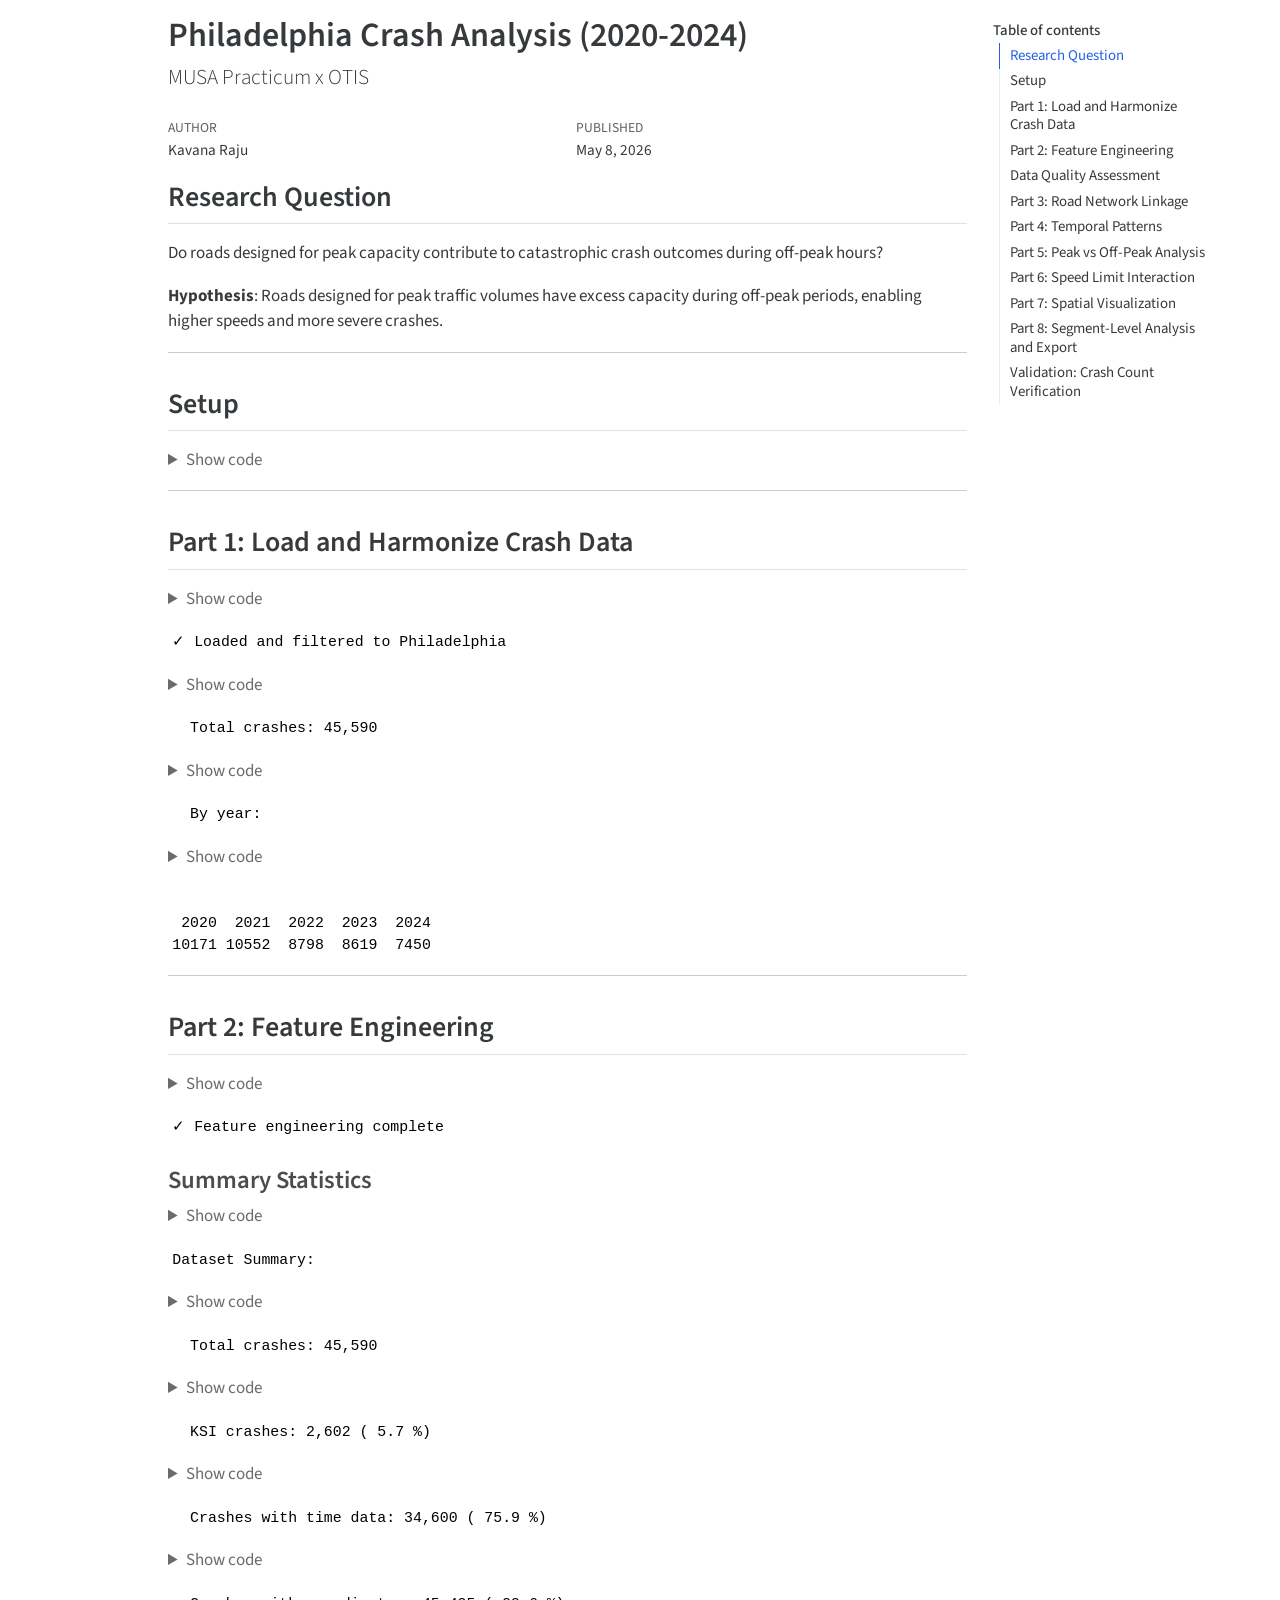
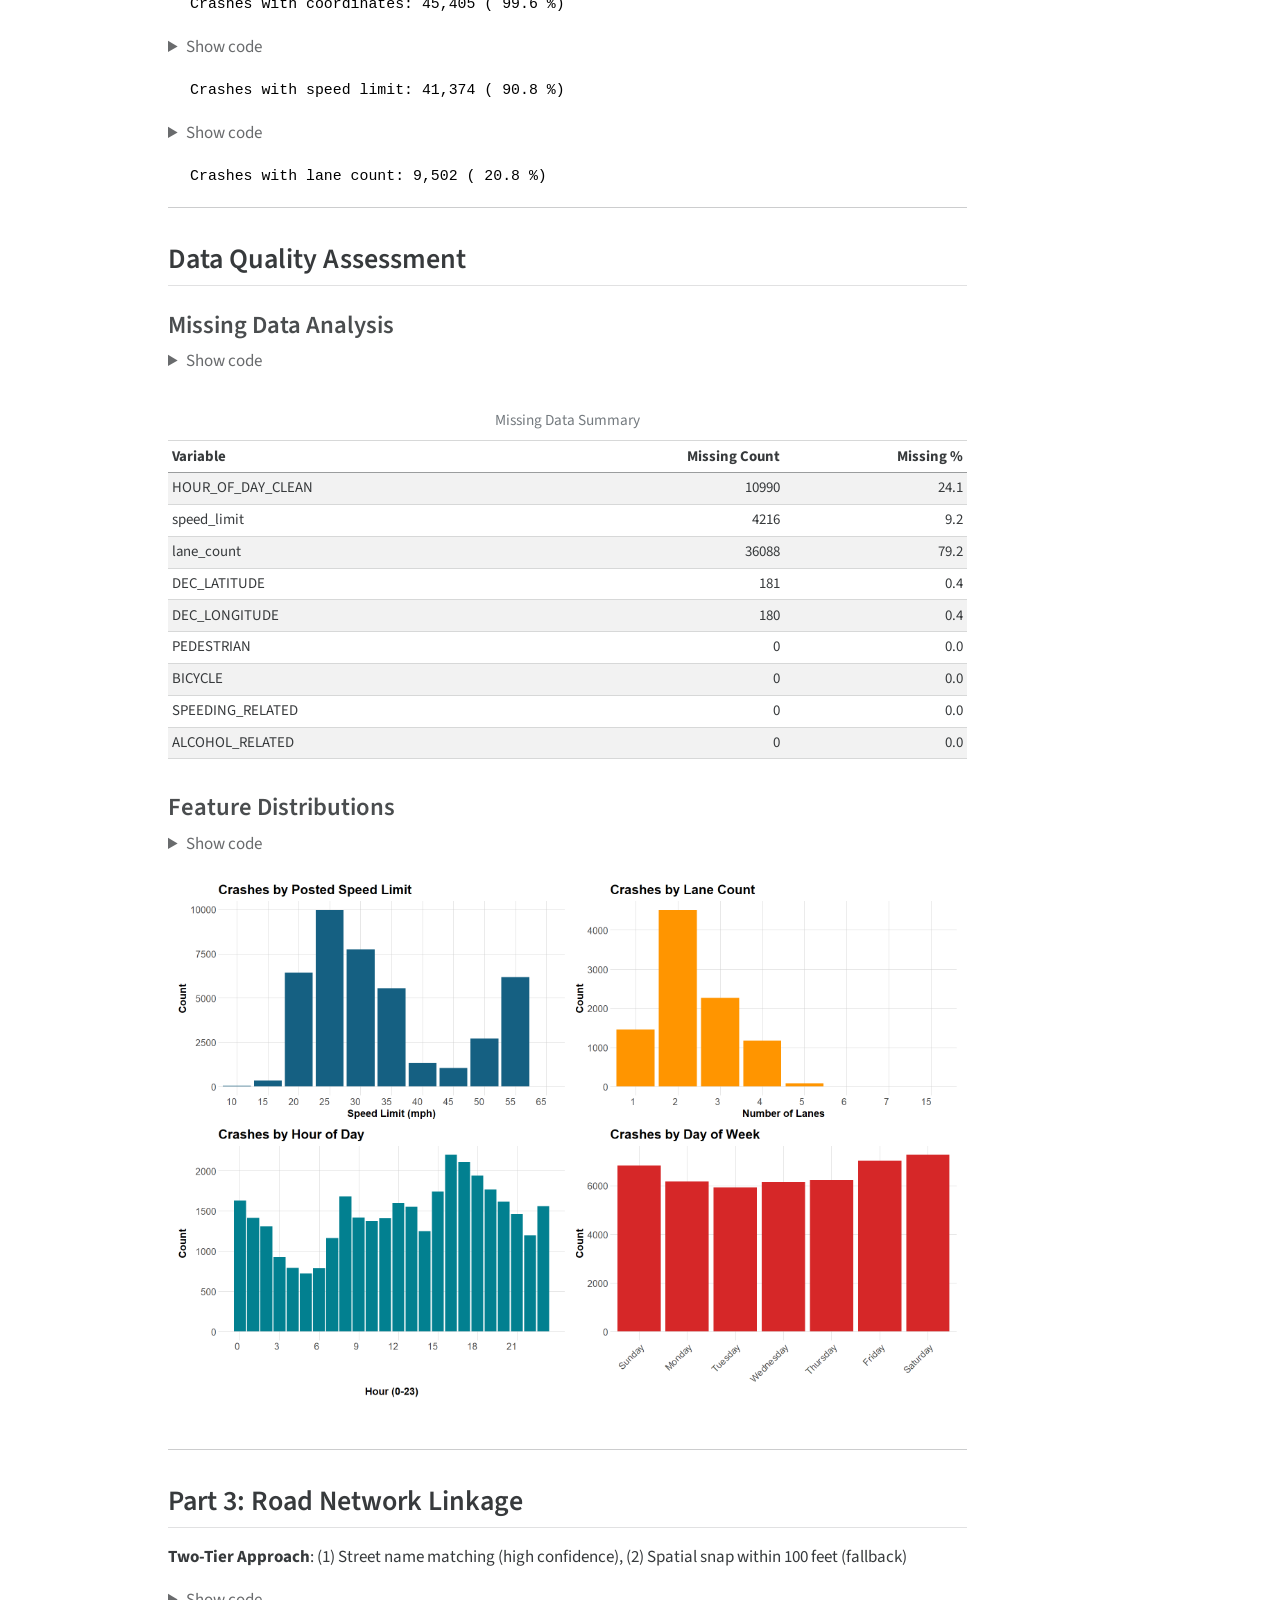
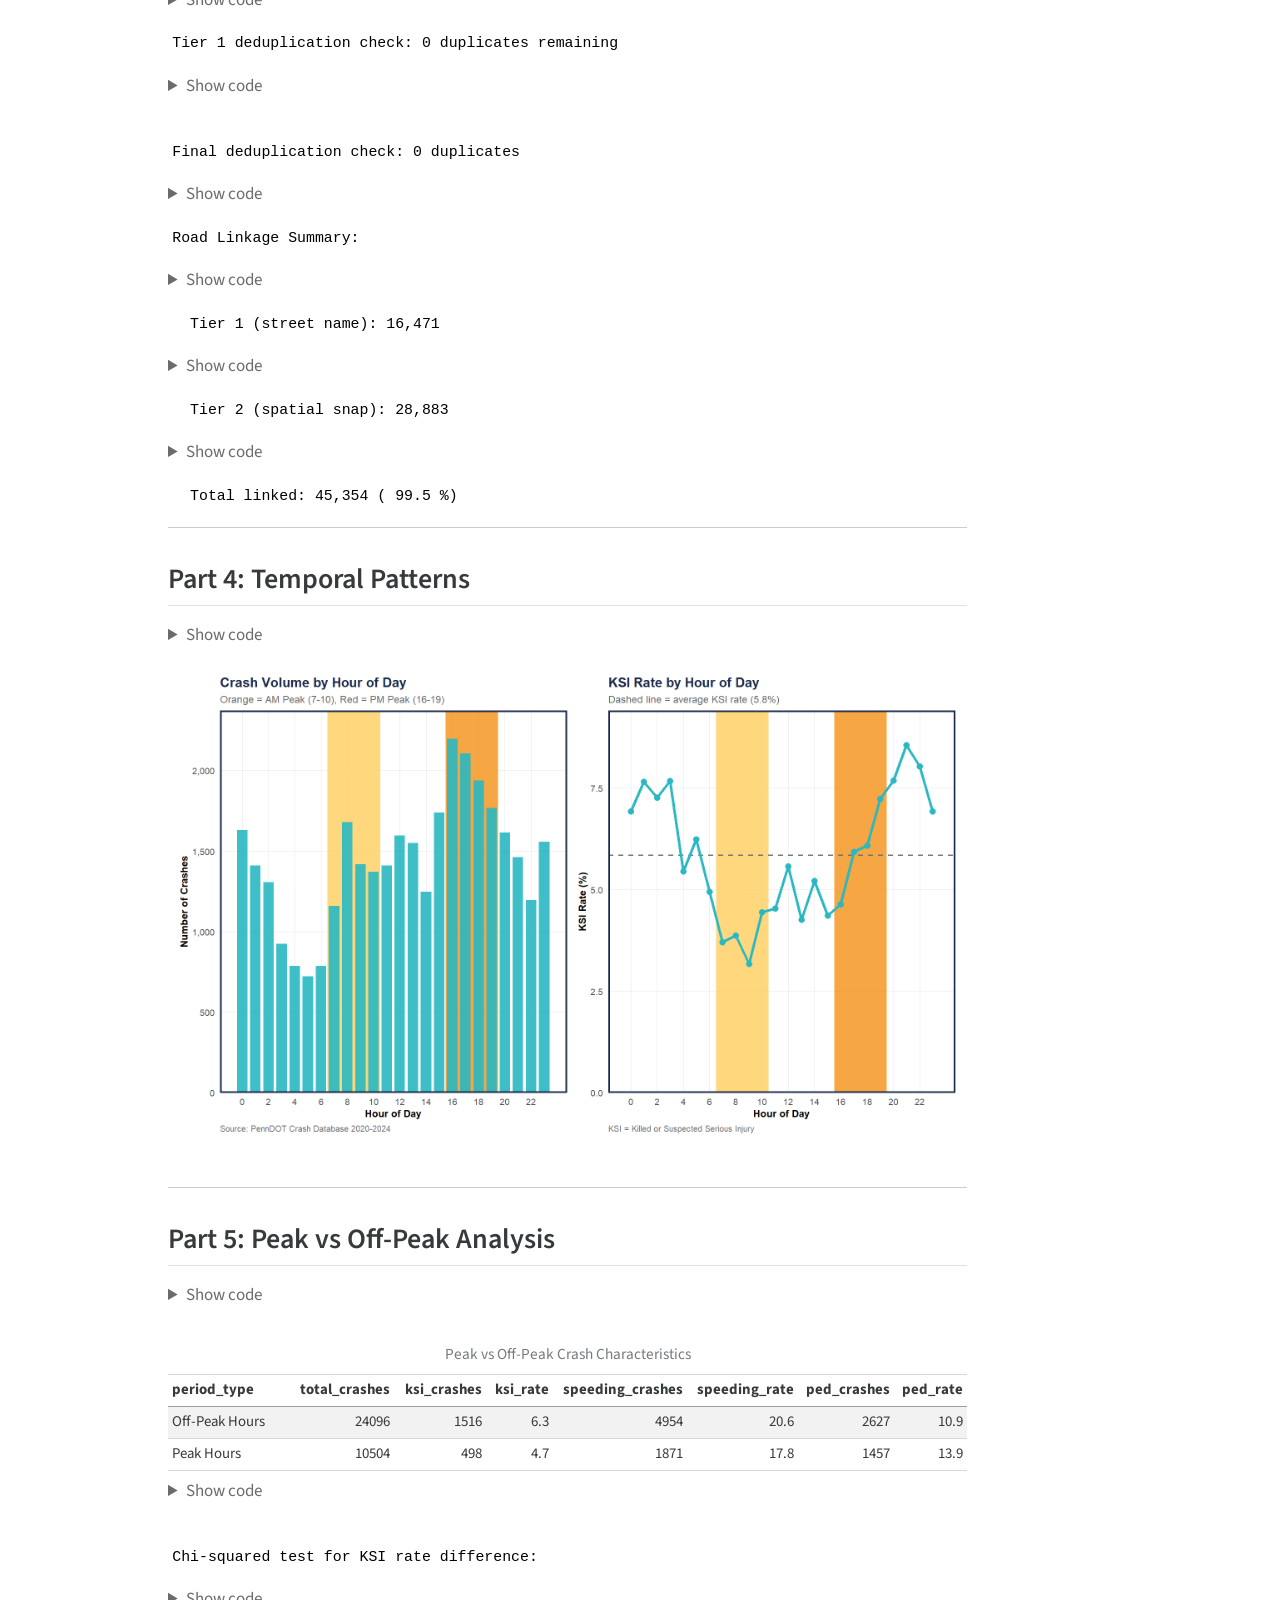
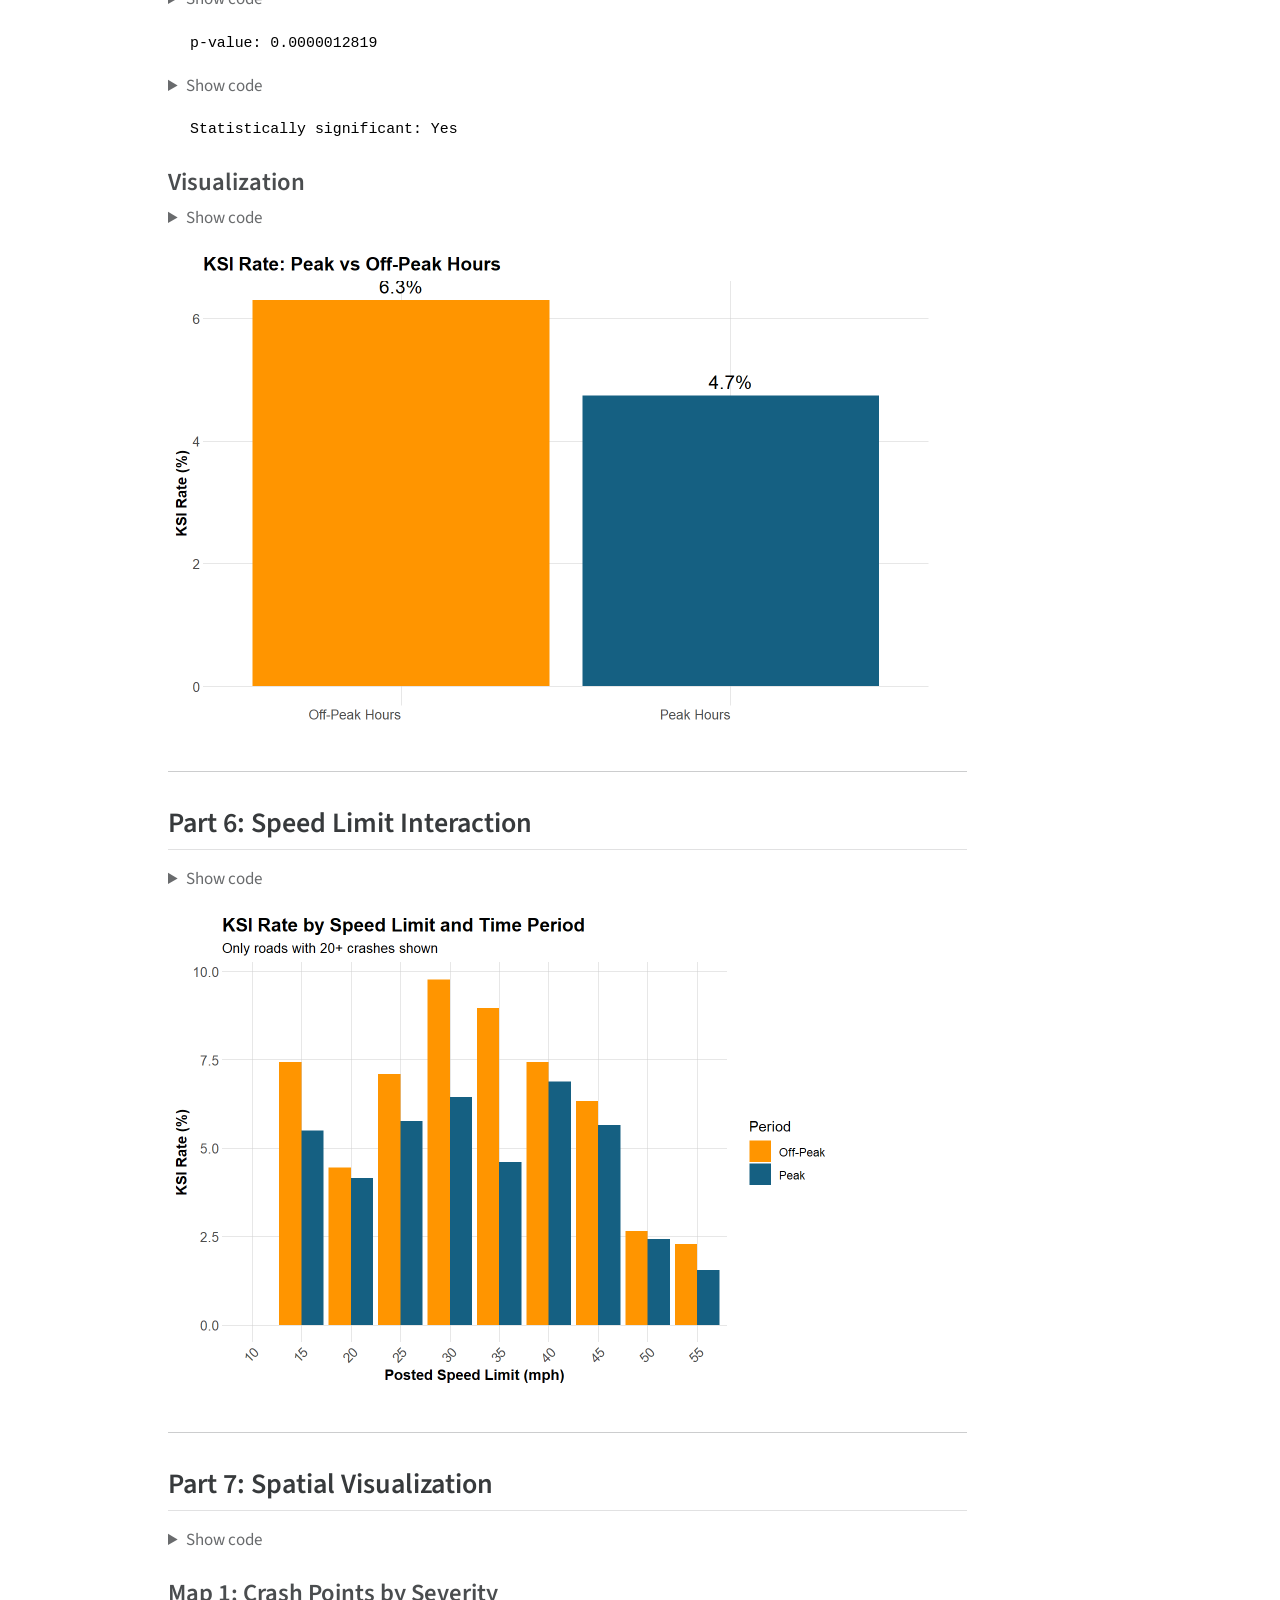
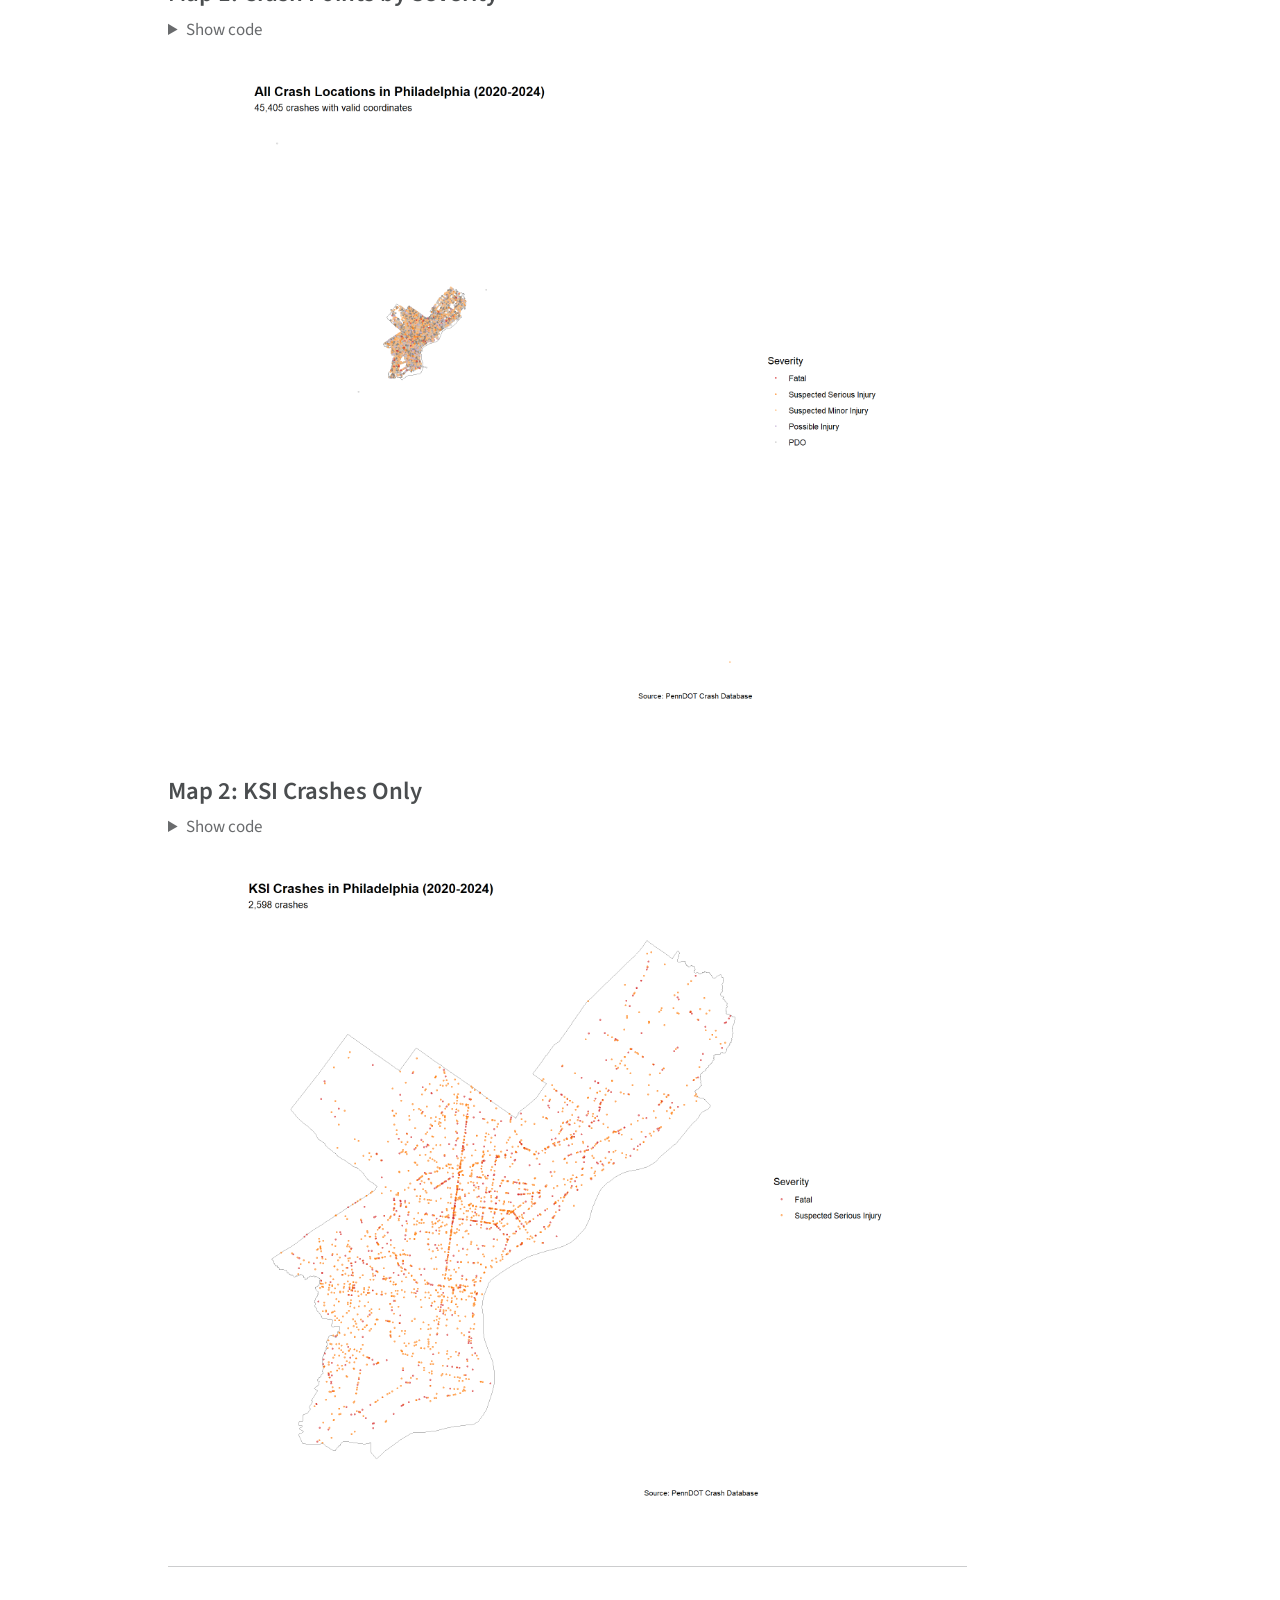
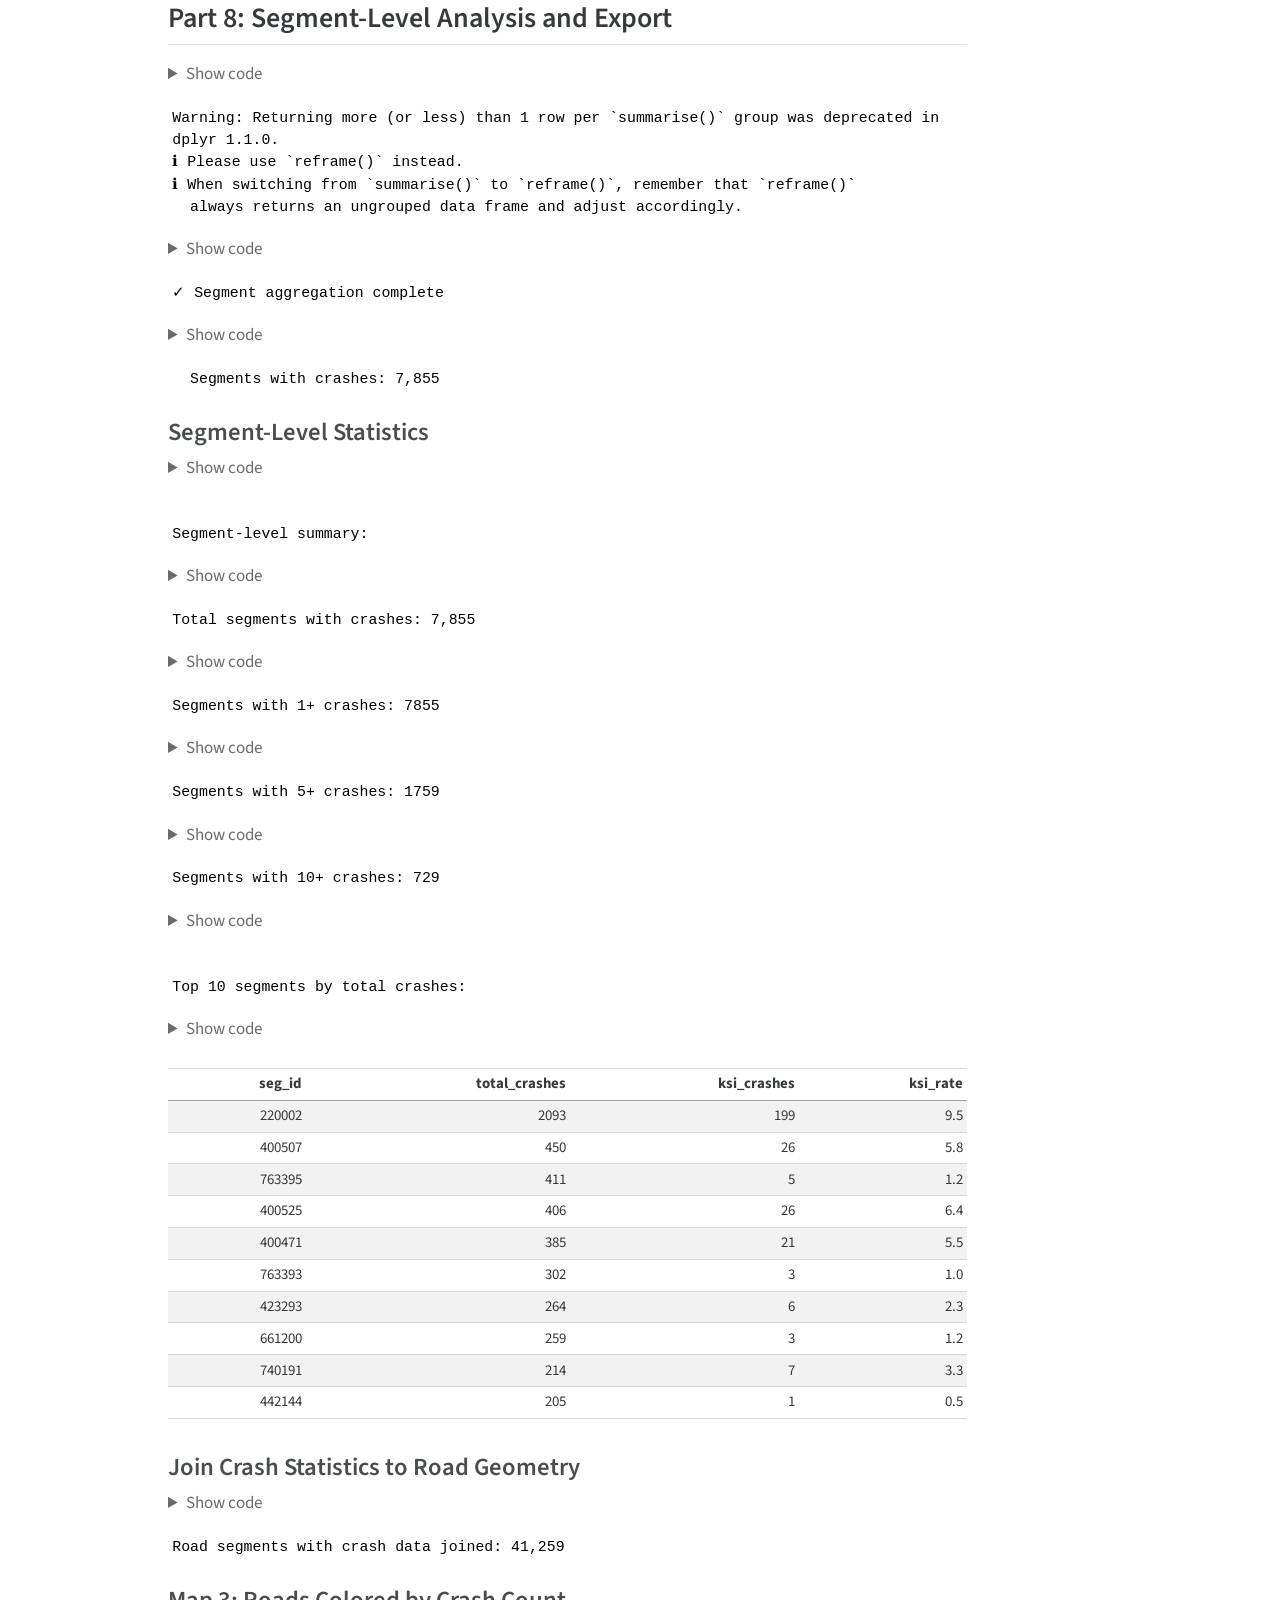
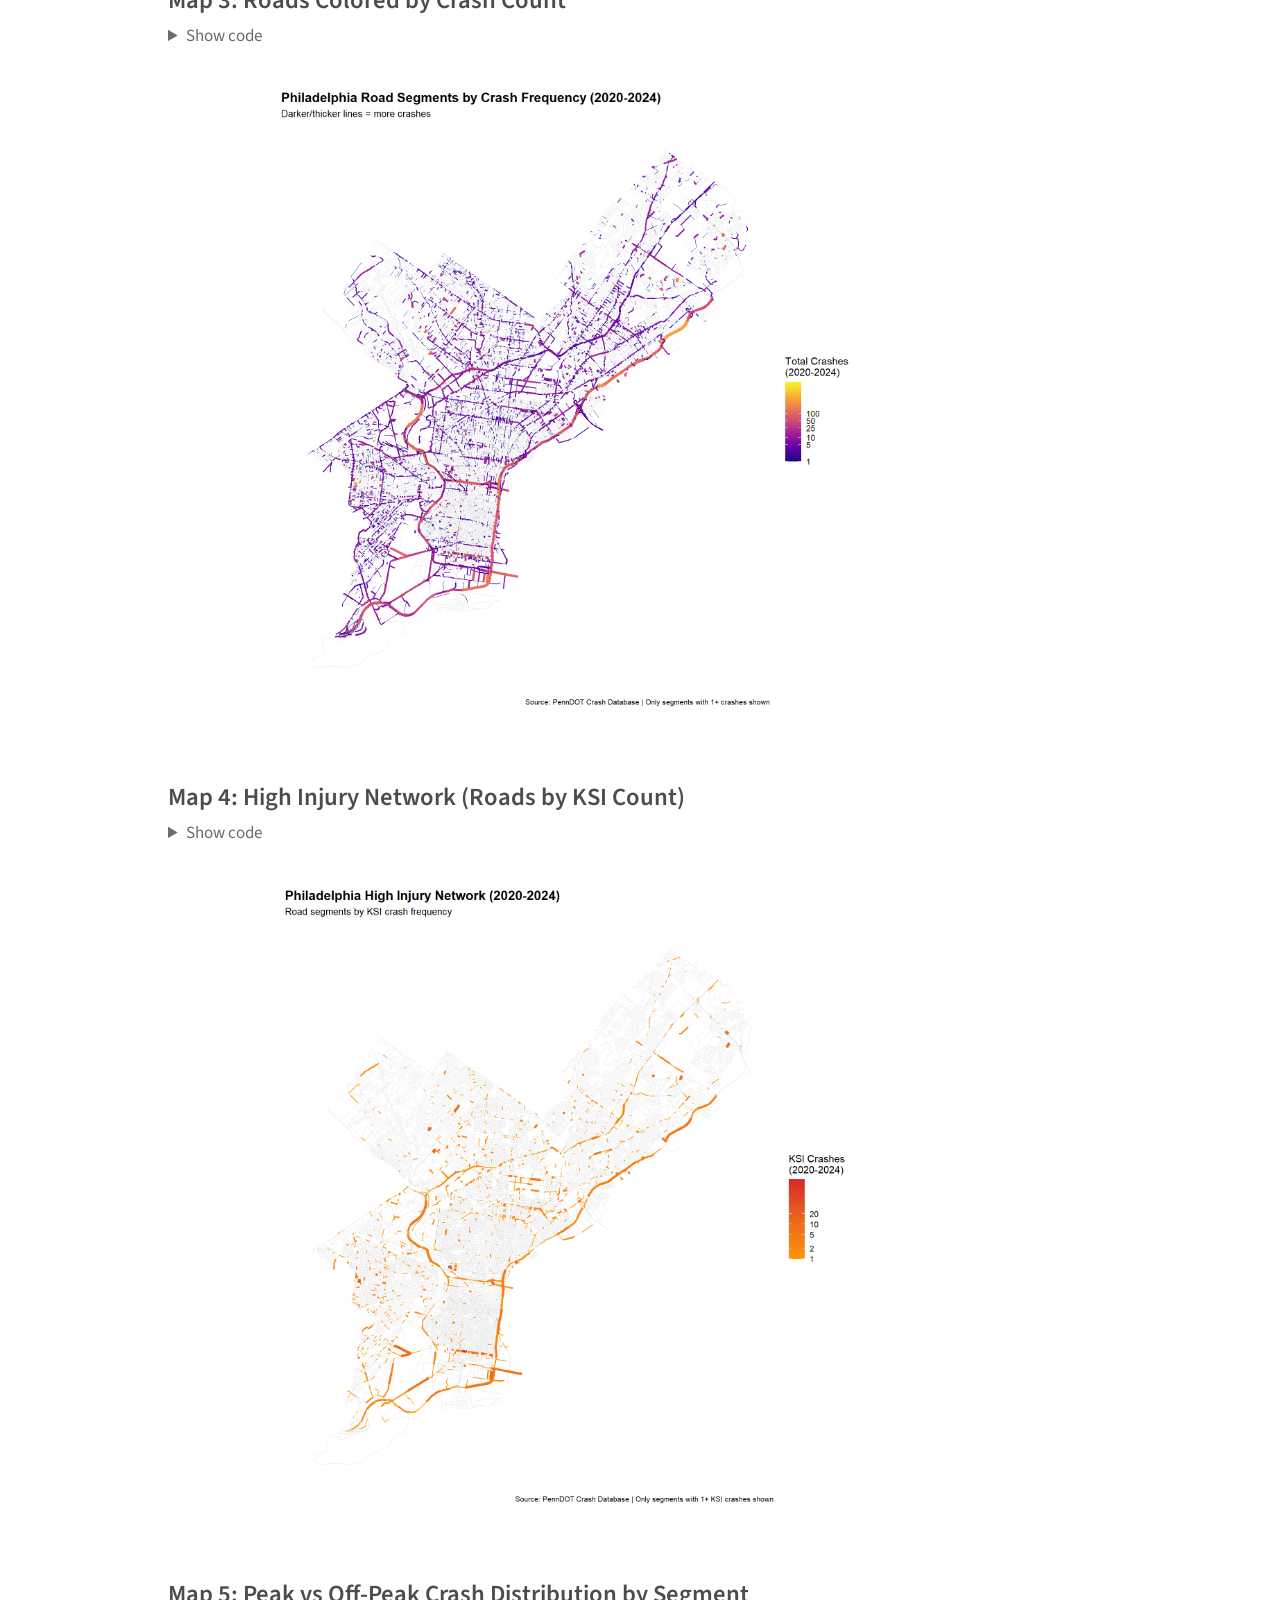
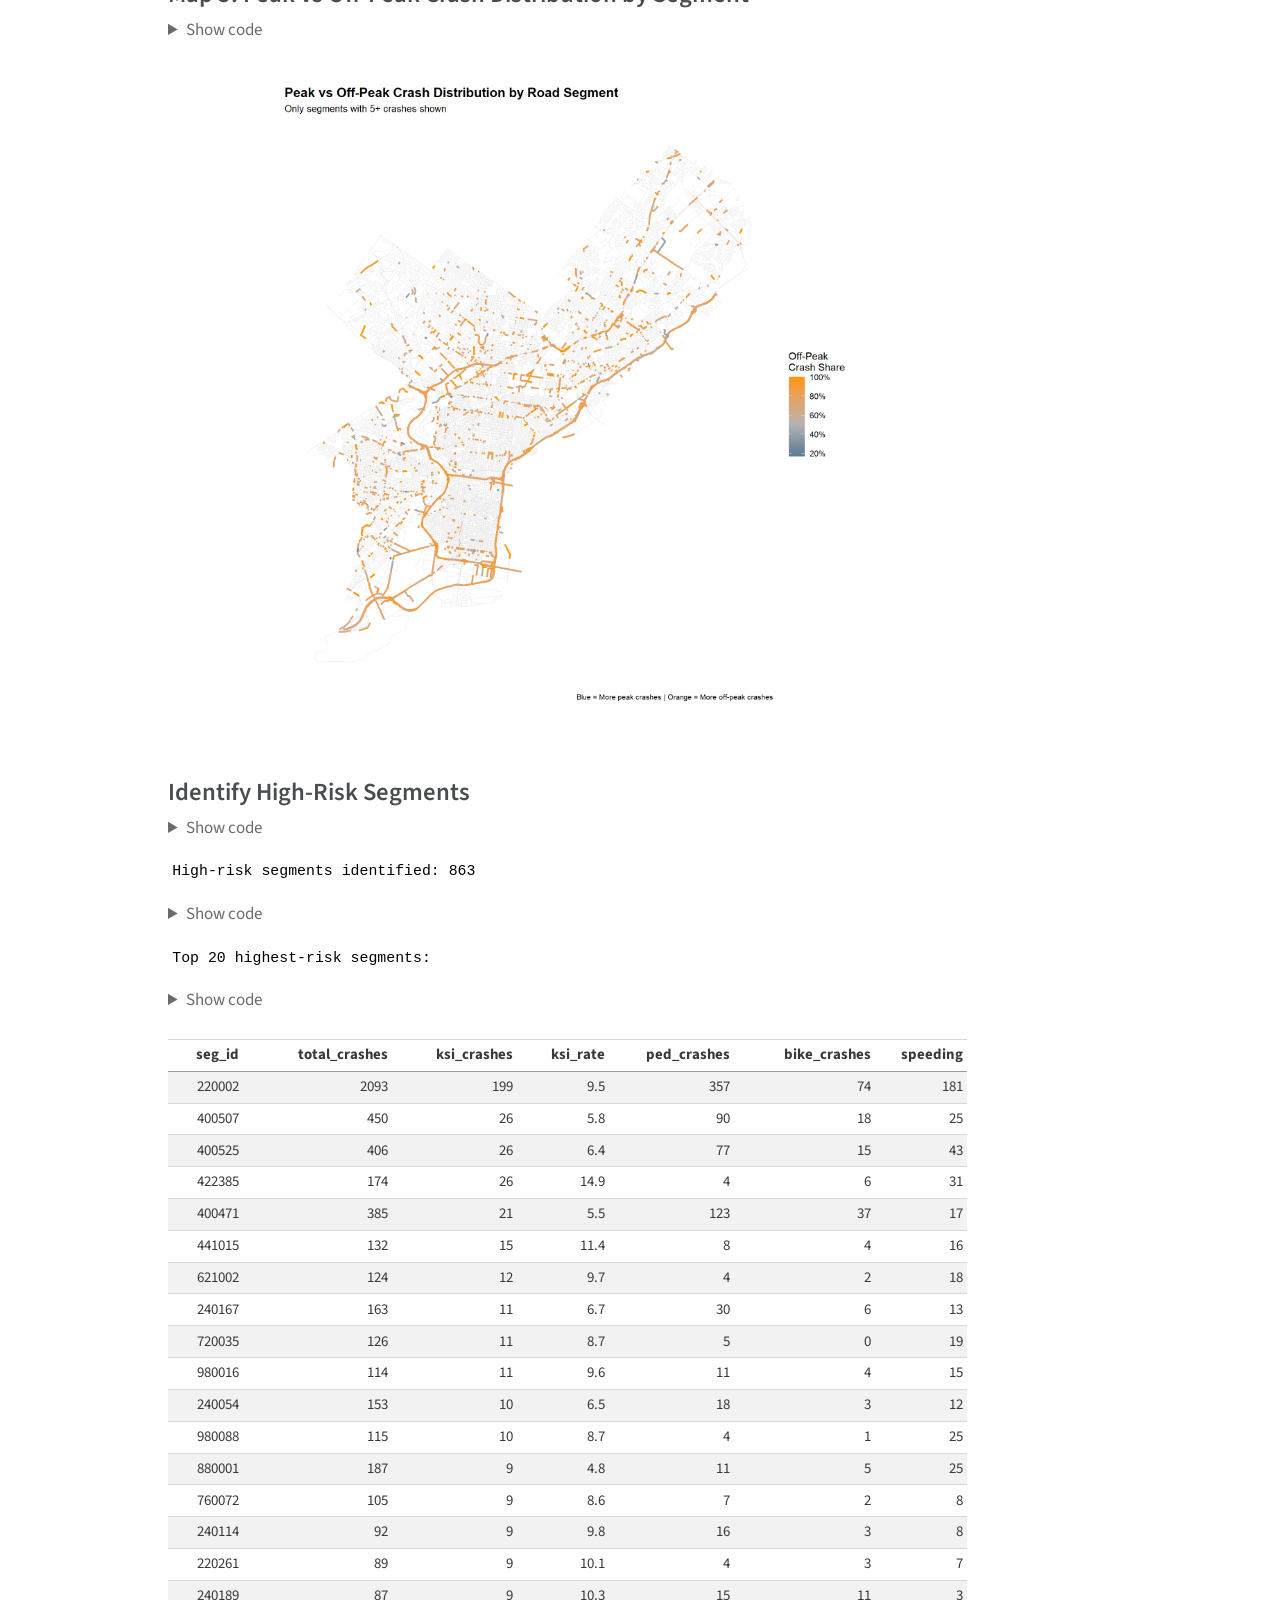
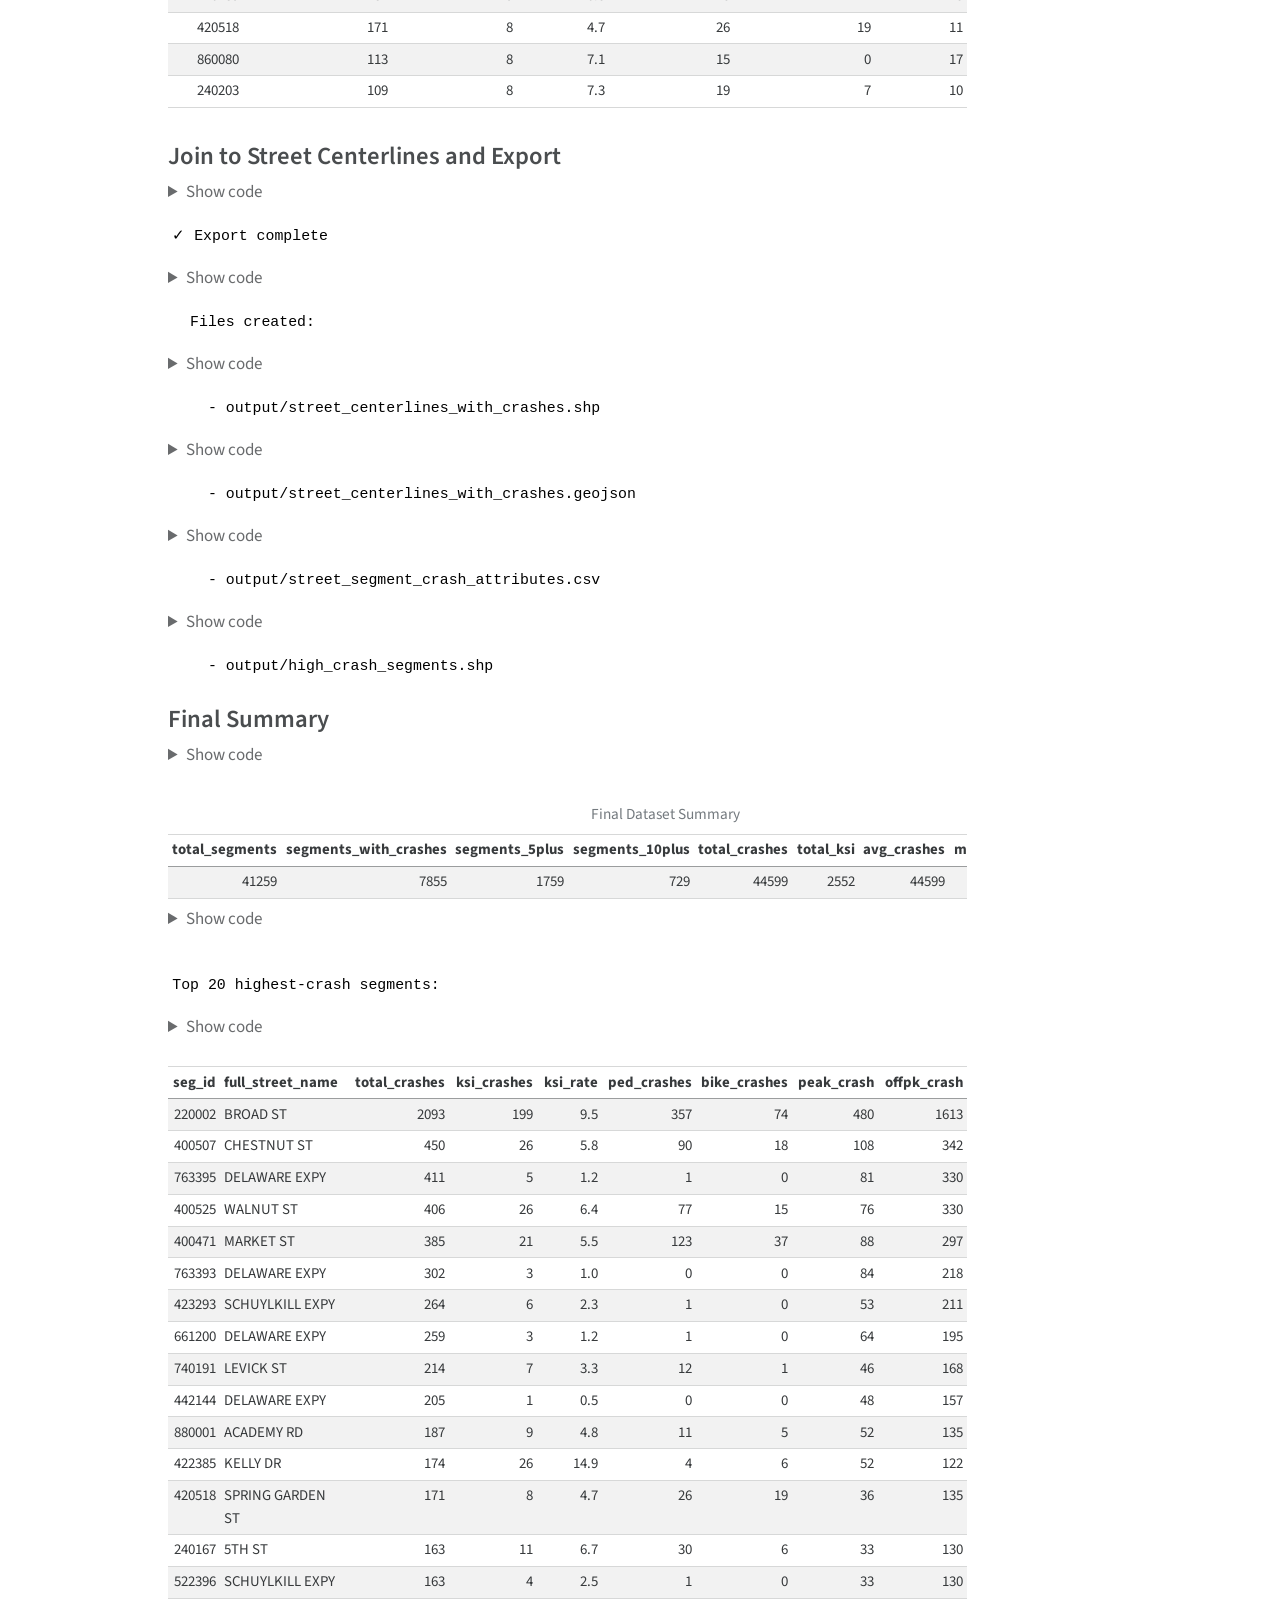
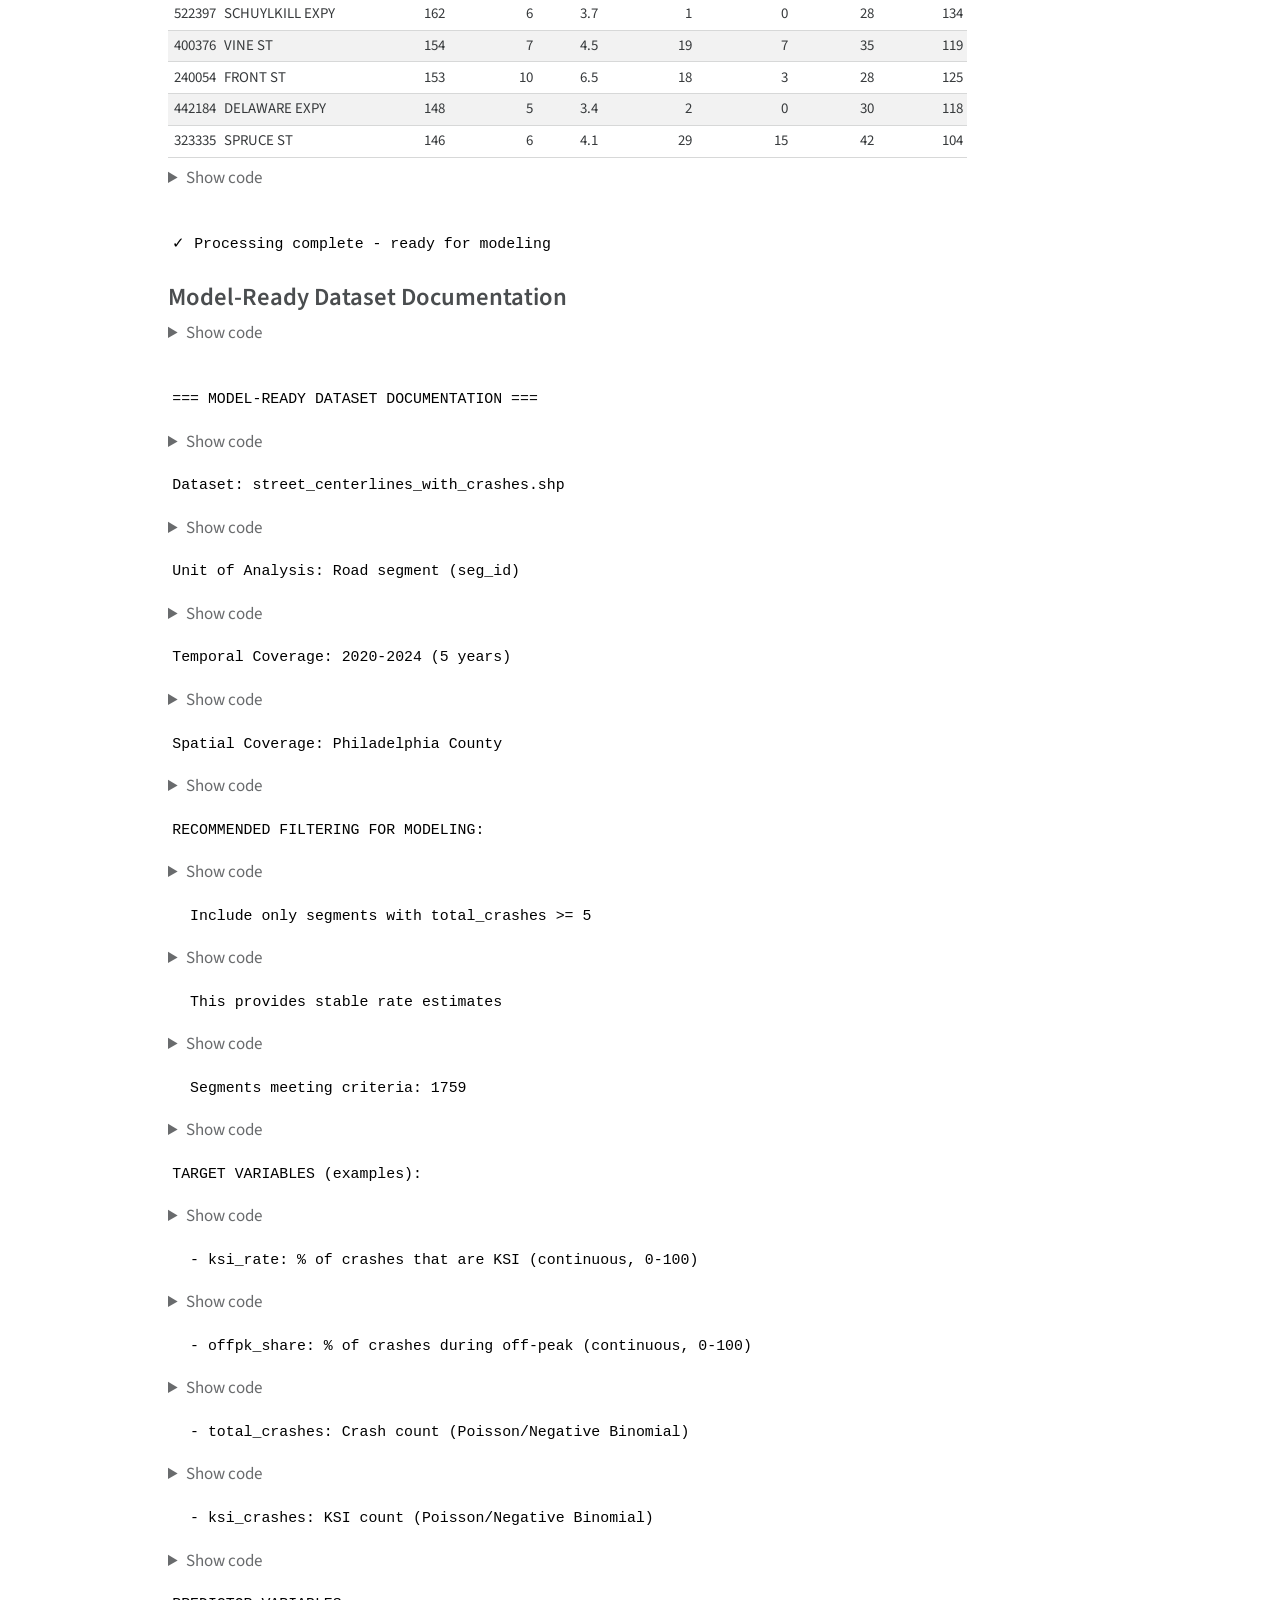
<file: exploratory_data_analysis/Crash_Data_Analysis_Clean.html>
<!DOCTYPE html>
<html xmlns="http://www.w3.org/1999/xhtml" lang="en" xml:lang="en"><head>

<meta charset="utf-8">
<meta name="generator" content="quarto-1.8.24">

<meta name="viewport" content="width=device-width, initial-scale=1.0, user-scalable=yes">

<meta name="author" content="Kavana Raju">
<meta name="dcterms.date" content="2026-05-08">

<title>Philadelphia Crash Analysis (2020-2024)</title>
<style>
code{white-space: pre-wrap;}
span.smallcaps{font-variant: small-caps;}
div.columns{display: flex; gap: min(4vw, 1.5em);}
div.column{flex: auto; overflow-x: auto;}
div.hanging-indent{margin-left: 1.5em; text-indent: -1.5em;}
ul.task-list{list-style: none;}
ul.task-list li input[type="checkbox"] {
  width: 0.8em;
  margin: 0 0.8em 0.2em -1em; /* quarto-specific, see https://github.com/quarto-dev/quarto-cli/issues/4556 */ 
  vertical-align: middle;
}
/* CSS for syntax highlighting */
html { -webkit-text-size-adjust: 100%; }
pre > code.sourceCode { white-space: pre; position: relative; }
pre > code.sourceCode > span { display: inline-block; line-height: 1.25; }
pre > code.sourceCode > span:empty { height: 1.2em; }
.sourceCode { overflow: visible; }
code.sourceCode > span { color: inherit; text-decoration: inherit; }
div.sourceCode { margin: 1em 0; }
pre.sourceCode { margin: 0; }
@media screen {
div.sourceCode { overflow: auto; }
}
@media print {
pre > code.sourceCode { white-space: pre-wrap; }
pre > code.sourceCode > span { text-indent: -5em; padding-left: 5em; }
}
pre.numberSource code
  { counter-reset: source-line 0; }
pre.numberSource code > span
  { position: relative; left: -4em; counter-increment: source-line; }
pre.numberSource code > span > a:first-child::before
  { content: counter(source-line);
    position: relative; left: -1em; text-align: right; vertical-align: baseline;
    border: none; display: inline-block;
    -webkit-touch-callout: none; -webkit-user-select: none;
    -khtml-user-select: none; -moz-user-select: none;
    -ms-user-select: none; user-select: none;
    padding: 0 4px; width: 4em;
  }
pre.numberSource { margin-left: 3em;  padding-left: 4px; }
div.sourceCode
  {   }
@media screen {
pre > code.sourceCode > span > a:first-child::before { text-decoration: underline; }
}
</style>


<script src="Crash_Data_Analysis_Clean_files/libs/clipboard/clipboard.min.js"></script>
<script src="Crash_Data_Analysis_Clean_files/libs/quarto-html/quarto.js" type="module"></script>
<script src="Crash_Data_Analysis_Clean_files/libs/quarto-html/tabsets/tabsets.js" type="module"></script>
<script src="Crash_Data_Analysis_Clean_files/libs/quarto-html/axe/axe-check.js" type="module"></script>
<script src="Crash_Data_Analysis_Clean_files/libs/quarto-html/popper.min.js"></script>
<script src="Crash_Data_Analysis_Clean_files/libs/quarto-html/tippy.umd.min.js"></script>
<script src="Crash_Data_Analysis_Clean_files/libs/quarto-html/anchor.min.js"></script>
<link href="Crash_Data_Analysis_Clean_files/libs/quarto-html/tippy.css" rel="stylesheet">
<link href="Crash_Data_Analysis_Clean_files/libs/quarto-html/quarto-syntax-highlighting-dc55a5b9e770e841cd82e46aadbfb9b0.css" rel="stylesheet" id="quarto-text-highlighting-styles">
<script src="Crash_Data_Analysis_Clean_files/libs/bootstrap/bootstrap.min.js"></script>
<link href="Crash_Data_Analysis_Clean_files/libs/bootstrap/bootstrap-icons.css" rel="stylesheet">
<link href="Crash_Data_Analysis_Clean_files/libs/bootstrap/bootstrap-4d7f0bce1131f3e5f9547cd857cfbfc8.min.css" rel="stylesheet" append-hash="true" id="quarto-bootstrap" data-mode="light">


</head>

<body class="quarto-light">

<div id="quarto-content" class="page-columns page-rows-contents page-layout-article">
<div id="quarto-margin-sidebar" class="sidebar margin-sidebar">
  <nav id="TOC" role="doc-toc" class="toc-active">
    <h2 id="toc-title">Table of contents</h2>
   
  <ul>
  <li><a href="#research-question" id="toc-research-question" class="nav-link active" data-scroll-target="#research-question">Research Question</a></li>
  <li><a href="#setup" id="toc-setup" class="nav-link" data-scroll-target="#setup">Setup</a></li>
  <li><a href="#part-1-load-and-harmonize-crash-data" id="toc-part-1-load-and-harmonize-crash-data" class="nav-link" data-scroll-target="#part-1-load-and-harmonize-crash-data">Part 1: Load and Harmonize Crash Data</a></li>
  <li><a href="#part-2-feature-engineering" id="toc-part-2-feature-engineering" class="nav-link" data-scroll-target="#part-2-feature-engineering">Part 2: Feature Engineering</a>
  <ul class="collapse">
  <li><a href="#summary-statistics" id="toc-summary-statistics" class="nav-link" data-scroll-target="#summary-statistics">Summary Statistics</a></li>
  </ul></li>
  <li><a href="#data-quality-assessment" id="toc-data-quality-assessment" class="nav-link" data-scroll-target="#data-quality-assessment">Data Quality Assessment</a>
  <ul class="collapse">
  <li><a href="#missing-data-analysis" id="toc-missing-data-analysis" class="nav-link" data-scroll-target="#missing-data-analysis">Missing Data Analysis</a></li>
  <li><a href="#feature-distributions" id="toc-feature-distributions" class="nav-link" data-scroll-target="#feature-distributions">Feature Distributions</a></li>
  </ul></li>
  <li><a href="#part-3-road-network-linkage" id="toc-part-3-road-network-linkage" class="nav-link" data-scroll-target="#part-3-road-network-linkage">Part 3: Road Network Linkage</a></li>
  <li><a href="#part-4-temporal-patterns" id="toc-part-4-temporal-patterns" class="nav-link" data-scroll-target="#part-4-temporal-patterns">Part 4: Temporal Patterns</a></li>
  <li><a href="#part-5-peak-vs-off-peak-analysis" id="toc-part-5-peak-vs-off-peak-analysis" class="nav-link" data-scroll-target="#part-5-peak-vs-off-peak-analysis">Part 5: Peak vs Off-Peak Analysis</a>
  <ul class="collapse">
  <li><a href="#visualization" id="toc-visualization" class="nav-link" data-scroll-target="#visualization">Visualization</a></li>
  </ul></li>
  <li><a href="#part-6-speed-limit-interaction" id="toc-part-6-speed-limit-interaction" class="nav-link" data-scroll-target="#part-6-speed-limit-interaction">Part 6: Speed Limit Interaction</a></li>
  <li><a href="#part-7-spatial-visualization" id="toc-part-7-spatial-visualization" class="nav-link" data-scroll-target="#part-7-spatial-visualization">Part 7: Spatial Visualization</a>
  <ul class="collapse">
  <li><a href="#map-1-crash-points-by-severity" id="toc-map-1-crash-points-by-severity" class="nav-link" data-scroll-target="#map-1-crash-points-by-severity">Map 1: Crash Points by Severity</a></li>
  <li><a href="#map-2-ksi-crashes-only" id="toc-map-2-ksi-crashes-only" class="nav-link" data-scroll-target="#map-2-ksi-crashes-only">Map 2: KSI Crashes Only</a></li>
  </ul></li>
  <li><a href="#part-8-segment-level-analysis-and-export" id="toc-part-8-segment-level-analysis-and-export" class="nav-link" data-scroll-target="#part-8-segment-level-analysis-and-export">Part 8: Segment-Level Analysis and Export</a>
  <ul class="collapse">
  <li><a href="#segment-level-statistics" id="toc-segment-level-statistics" class="nav-link" data-scroll-target="#segment-level-statistics">Segment-Level Statistics</a></li>
  <li><a href="#join-crash-statistics-to-road-geometry" id="toc-join-crash-statistics-to-road-geometry" class="nav-link" data-scroll-target="#join-crash-statistics-to-road-geometry">Join Crash Statistics to Road Geometry</a></li>
  <li><a href="#map-3-roads-colored-by-crash-count" id="toc-map-3-roads-colored-by-crash-count" class="nav-link" data-scroll-target="#map-3-roads-colored-by-crash-count">Map 3: Roads Colored by Crash Count</a></li>
  <li><a href="#map-4-high-injury-network-roads-by-ksi-count" id="toc-map-4-high-injury-network-roads-by-ksi-count" class="nav-link" data-scroll-target="#map-4-high-injury-network-roads-by-ksi-count">Map 4: High Injury Network (Roads by KSI Count)</a></li>
  <li><a href="#map-5-peak-vs-off-peak-crash-distribution-by-segment" id="toc-map-5-peak-vs-off-peak-crash-distribution-by-segment" class="nav-link" data-scroll-target="#map-5-peak-vs-off-peak-crash-distribution-by-segment">Map 5: Peak vs Off-Peak Crash Distribution by Segment</a></li>
  <li><a href="#identify-high-risk-segments" id="toc-identify-high-risk-segments" class="nav-link" data-scroll-target="#identify-high-risk-segments">Identify High-Risk Segments</a></li>
  <li><a href="#join-to-street-centerlines-and-export" id="toc-join-to-street-centerlines-and-export" class="nav-link" data-scroll-target="#join-to-street-centerlines-and-export">Join to Street Centerlines and Export</a></li>
  <li><a href="#final-summary" id="toc-final-summary" class="nav-link" data-scroll-target="#final-summary">Final Summary</a></li>
  <li><a href="#model-ready-dataset-documentation" id="toc-model-ready-dataset-documentation" class="nav-link" data-scroll-target="#model-ready-dataset-documentation">Model-Ready Dataset Documentation</a></li>
  </ul></li>
  <li><a href="#validation-crash-count-verification" id="toc-validation-crash-count-verification" class="nav-link" data-scroll-target="#validation-crash-count-verification">Validation: Crash Count Verification</a></li>
  </ul>
</nav>
</div>
<main class="content" id="quarto-document-content">

<header id="title-block-header" class="quarto-title-block default">
<div class="quarto-title">
<h1 class="title">Philadelphia Crash Analysis (2020-2024)</h1>
<p class="subtitle lead">MUSA Practicum x OTIS</p>
</div>



<div class="quarto-title-meta">

    <div>
    <div class="quarto-title-meta-heading">Author</div>
    <div class="quarto-title-meta-contents">
             <p>Kavana Raju </p>
          </div>
  </div>
    
    <div>
    <div class="quarto-title-meta-heading">Published</div>
    <div class="quarto-title-meta-contents">
      <p class="date">May 8, 2026</p>
    </div>
  </div>
  
    
  </div>
  


</header>


<section id="research-question" class="level2">
<h2 class="anchored" data-anchor-id="research-question">Research Question</h2>
<p>Do roads designed for peak capacity contribute to catastrophic crash outcomes during off-peak hours?</p>
<p><strong>Hypothesis</strong>: Roads designed for peak traffic volumes have excess capacity during off-peak periods, enabling higher speeds and more severe crashes.</p>
<hr>
</section>
<section id="setup" class="level2">
<h2 class="anchored" data-anchor-id="setup">Setup</h2>
<div class="cell">
<details class="code-fold">
<summary>Show code</summary>
<div class="code-copy-outer-scaffold"><div class="sourceCode cell-code" id="cb1"><pre class="sourceCode r code-with-copy"><code class="sourceCode r"><span id="cb1-1"><a href="#cb1-1" aria-hidden="true" tabindex="-1"></a><span class="fu">library</span>(tidyverse)</span>
<span id="cb1-2"><a href="#cb1-2" aria-hidden="true" tabindex="-1"></a><span class="fu">library</span>(lubridate)</span>
<span id="cb1-3"><a href="#cb1-3" aria-hidden="true" tabindex="-1"></a><span class="fu">library</span>(sf)</span>
<span id="cb1-4"><a href="#cb1-4" aria-hidden="true" tabindex="-1"></a><span class="fu">library</span>(scales)</span>
<span id="cb1-5"><a href="#cb1-5" aria-hidden="true" tabindex="-1"></a><span class="fu">library</span>(boxr)</span>
<span id="cb1-6"><a href="#cb1-6" aria-hidden="true" tabindex="-1"></a><span class="fu">library</span>(patchwork)</span>
<span id="cb1-7"><a href="#cb1-7" aria-hidden="true" tabindex="-1"></a></span>
<span id="cb1-8"><a href="#cb1-8" aria-hidden="true" tabindex="-1"></a><span class="co"># Suppress progress bars globally</span></span>
<span id="cb1-9"><a href="#cb1-9" aria-hidden="true" tabindex="-1"></a><span class="fu">options</span>(</span>
<span id="cb1-10"><a href="#cb1-10" aria-hidden="true" tabindex="-1"></a>  <span class="at">scipen =</span> <span class="dv">999</span>,</span>
<span id="cb1-11"><a href="#cb1-11" aria-hidden="true" tabindex="-1"></a>  <span class="at">boxr.progress =</span> <span class="cn">FALSE</span>,</span>
<span id="cb1-12"><a href="#cb1-12" aria-hidden="true" tabindex="-1"></a>  <span class="at">readr.show_progress =</span> <span class="cn">FALSE</span>,</span>
<span id="cb1-13"><a href="#cb1-13" aria-hidden="true" tabindex="-1"></a>  <span class="at">dplyr.show_progress =</span> <span class="cn">FALSE</span></span>
<span id="cb1-14"><a href="#cb1-14" aria-hidden="true" tabindex="-1"></a>)</span>
<span id="cb1-15"><a href="#cb1-15" aria-hidden="true" tabindex="-1"></a></span>
<span id="cb1-16"><a href="#cb1-16" aria-hidden="true" tabindex="-1"></a><span class="co"># Authenticate with Box (suppress messages)</span></span>
<span id="cb1-17"><a href="#cb1-17" aria-hidden="true" tabindex="-1"></a><span class="fu">suppressMessages</span>(<span class="fu">box_auth</span>())</span>
<span id="cb1-18"><a href="#cb1-18" aria-hidden="true" tabindex="-1"></a></span>
<span id="cb1-19"><a href="#cb1-19" aria-hidden="true" tabindex="-1"></a><span class="co"># Plot themes</span></span>
<span id="cb1-20"><a href="#cb1-20" aria-hidden="true" tabindex="-1"></a>plotTheme <span class="ot">&lt;-</span> <span class="fu">theme</span>(</span>
<span id="cb1-21"><a href="#cb1-21" aria-hidden="true" tabindex="-1"></a>  <span class="at">plot.title =</span> <span class="fu">element_text</span>(<span class="at">size =</span> <span class="dv">14</span>, <span class="at">face =</span> <span class="st">"bold"</span>),</span>
<span id="cb1-22"><a href="#cb1-22" aria-hidden="true" tabindex="-1"></a>  <span class="at">plot.subtitle =</span> <span class="fu">element_text</span>(<span class="at">size =</span> <span class="dv">10</span>),</span>
<span id="cb1-23"><a href="#cb1-23" aria-hidden="true" tabindex="-1"></a>  <span class="at">plot.caption =</span> <span class="fu">element_text</span>(<span class="at">size =</span> <span class="dv">8</span>, <span class="at">hjust =</span> <span class="dv">0</span>, <span class="at">lineheight =</span> <span class="fl">1.1</span>),</span>
<span id="cb1-24"><a href="#cb1-24" aria-hidden="true" tabindex="-1"></a>  <span class="at">axis.text.x =</span> <span class="fu">element_text</span>(<span class="at">size =</span> <span class="dv">10</span>, <span class="at">angle =</span> <span class="dv">45</span>, <span class="at">hjust =</span> <span class="dv">1</span>),</span>
<span id="cb1-25"><a href="#cb1-25" aria-hidden="true" tabindex="-1"></a>  <span class="at">axis.text.y =</span> <span class="fu">element_text</span>(<span class="at">size =</span> <span class="dv">10</span>),</span>
<span id="cb1-26"><a href="#cb1-26" aria-hidden="true" tabindex="-1"></a>  <span class="at">axis.title =</span> <span class="fu">element_text</span>(<span class="at">size =</span> <span class="dv">11</span>, <span class="at">face =</span> <span class="st">"bold"</span>),</span>
<span id="cb1-27"><a href="#cb1-27" aria-hidden="true" tabindex="-1"></a>  <span class="at">panel.background =</span> <span class="fu">element_blank</span>(),</span>
<span id="cb1-28"><a href="#cb1-28" aria-hidden="true" tabindex="-1"></a>  <span class="at">panel.grid.major =</span> <span class="fu">element_line</span>(<span class="at">colour =</span> <span class="st">"#D0D0D0"</span>, <span class="at">linewidth =</span> <span class="fl">0.2</span>),</span>
<span id="cb1-29"><a href="#cb1-29" aria-hidden="true" tabindex="-1"></a>  <span class="at">panel.grid.minor =</span> <span class="fu">element_blank</span>(),</span>
<span id="cb1-30"><a href="#cb1-30" aria-hidden="true" tabindex="-1"></a>  <span class="at">axis.ticks =</span> <span class="fu">element_blank</span>(),</span>
<span id="cb1-31"><a href="#cb1-31" aria-hidden="true" tabindex="-1"></a>  <span class="at">legend.position =</span> <span class="st">"right"</span></span>
<span id="cb1-32"><a href="#cb1-32" aria-hidden="true" tabindex="-1"></a>)</span>
<span id="cb1-33"><a href="#cb1-33" aria-hidden="true" tabindex="-1"></a></span>
<span id="cb1-34"><a href="#cb1-34" aria-hidden="true" tabindex="-1"></a>mapTheme <span class="ot">&lt;-</span> <span class="fu">theme</span>(</span>
<span id="cb1-35"><a href="#cb1-35" aria-hidden="true" tabindex="-1"></a>  <span class="at">plot.title =</span> <span class="fu">element_text</span>(<span class="at">size =</span> <span class="dv">14</span>, <span class="at">face =</span> <span class="st">"bold"</span>),</span>
<span id="cb1-36"><a href="#cb1-36" aria-hidden="true" tabindex="-1"></a>  <span class="at">plot.subtitle =</span> <span class="fu">element_text</span>(<span class="at">size =</span> <span class="dv">10</span>),</span>
<span id="cb1-37"><a href="#cb1-37" aria-hidden="true" tabindex="-1"></a>  <span class="at">plot.caption =</span> <span class="fu">element_text</span>(<span class="at">size =</span> <span class="dv">8</span>),</span>
<span id="cb1-38"><a href="#cb1-38" aria-hidden="true" tabindex="-1"></a>  <span class="at">axis.line =</span> <span class="fu">element_blank</span>(),</span>
<span id="cb1-39"><a href="#cb1-39" aria-hidden="true" tabindex="-1"></a>  <span class="at">axis.text =</span> <span class="fu">element_blank</span>(),</span>
<span id="cb1-40"><a href="#cb1-40" aria-hidden="true" tabindex="-1"></a>  <span class="at">axis.ticks =</span> <span class="fu">element_blank</span>(),</span>
<span id="cb1-41"><a href="#cb1-41" aria-hidden="true" tabindex="-1"></a>  <span class="at">axis.title =</span> <span class="fu">element_blank</span>(),</span>
<span id="cb1-42"><a href="#cb1-42" aria-hidden="true" tabindex="-1"></a>  <span class="at">panel.background =</span> <span class="fu">element_blank</span>(),</span>
<span id="cb1-43"><a href="#cb1-43" aria-hidden="true" tabindex="-1"></a>  <span class="at">panel.border =</span> <span class="fu">element_blank</span>(),</span>
<span id="cb1-44"><a href="#cb1-44" aria-hidden="true" tabindex="-1"></a>  <span class="at">panel.grid.major =</span> <span class="fu">element_line</span>(<span class="at">colour =</span> <span class="st">'transparent'</span>),</span>
<span id="cb1-45"><a href="#cb1-45" aria-hidden="true" tabindex="-1"></a>  <span class="at">panel.grid.minor =</span> <span class="fu">element_blank</span>(),</span>
<span id="cb1-46"><a href="#cb1-46" aria-hidden="true" tabindex="-1"></a>  <span class="at">legend.position =</span> <span class="st">"right"</span>,</span>
<span id="cb1-47"><a href="#cb1-47" aria-hidden="true" tabindex="-1"></a>  <span class="at">plot.margin =</span> <span class="fu">margin</span>(<span class="dv">1</span>, <span class="dv">1</span>, <span class="dv">1</span>, <span class="dv">1</span>, <span class="st">'cm'</span>)</span>
<span id="cb1-48"><a href="#cb1-48" aria-hidden="true" tabindex="-1"></a>)</span>
<span id="cb1-49"><a href="#cb1-49" aria-hidden="true" tabindex="-1"></a></span>
<span id="cb1-50"><a href="#cb1-50" aria-hidden="true" tabindex="-1"></a>severity_colors <span class="ot">&lt;-</span> <span class="fu">c</span>(</span>
<span id="cb1-51"><a href="#cb1-51" aria-hidden="true" tabindex="-1"></a>  <span class="st">"Fatal"</span> <span class="ot">=</span> <span class="st">"#d62728"</span>,</span>
<span id="cb1-52"><a href="#cb1-52" aria-hidden="true" tabindex="-1"></a>  <span class="st">"Suspected Serious Injury"</span> <span class="ot">=</span> <span class="st">"#ff7f0e"</span>, </span>
<span id="cb1-53"><a href="#cb1-53" aria-hidden="true" tabindex="-1"></a>  <span class="st">"Suspected Minor Injury"</span> <span class="ot">=</span> <span class="st">"#ffbb78"</span>,</span>
<span id="cb1-54"><a href="#cb1-54" aria-hidden="true" tabindex="-1"></a>  <span class="st">"Possible Injury"</span> <span class="ot">=</span> <span class="st">"#c5b0d5"</span>,</span>
<span id="cb1-55"><a href="#cb1-55" aria-hidden="true" tabindex="-1"></a>  <span class="st">"PDO"</span> <span class="ot">=</span> <span class="st">"#c7c7c7"</span></span>
<span id="cb1-56"><a href="#cb1-56" aria-hidden="true" tabindex="-1"></a>)</span>
<span id="cb1-57"><a href="#cb1-57" aria-hidden="true" tabindex="-1"></a></span>
<span id="cb1-58"><a href="#cb1-58" aria-hidden="true" tabindex="-1"></a><span class="co"># Helper function to read spatial data from Box</span></span>
<span id="cb1-59"><a href="#cb1-59" aria-hidden="true" tabindex="-1"></a>read_box_sf <span class="ot">&lt;-</span> <span class="cf">function</span>(file_id, <span class="at">crs =</span> <span class="dv">2272</span>) {</span>
<span id="cb1-60"><a href="#cb1-60" aria-hidden="true" tabindex="-1"></a>  temp_dir <span class="ot">&lt;-</span> <span class="fu">tempdir</span>()</span>
<span id="cb1-61"><a href="#cb1-61" aria-hidden="true" tabindex="-1"></a>  dl_file_path <span class="ot">&lt;-</span> <span class="fu">box_dl</span>(file_id, <span class="at">local_dir =</span> temp_dir, <span class="at">overwrite =</span> <span class="cn">TRUE</span>)</span>
<span id="cb1-62"><a href="#cb1-62" aria-hidden="true" tabindex="-1"></a>  sf_data <span class="ot">&lt;-</span> <span class="fu">st_read</span>(dl_file_path, <span class="at">quiet =</span> <span class="cn">TRUE</span>) <span class="sc">%&gt;%</span> <span class="fu">st_transform</span>(crs)</span>
<span id="cb1-63"><a href="#cb1-63" aria-hidden="true" tabindex="-1"></a>  <span class="fu">return</span>(sf_data)</span>
<span id="cb1-64"><a href="#cb1-64" aria-hidden="true" tabindex="-1"></a>}</span></code></pre></div><button title="Copy to Clipboard" class="code-copy-button"><i class="bi"></i></button></div>
</details>
</div>
<hr>
</section>
<section id="part-1-load-and-harmonize-crash-data" class="level2">
<h2 class="anchored" data-anchor-id="part-1-load-and-harmonize-crash-data">Part 1: Load and Harmonize Crash Data</h2>
<div class="cell">
<details class="code-fold">
<summary>Show code</summary>
<div class="code-copy-outer-scaffold"><div class="sourceCode cell-code" id="cb2"><pre class="sourceCode r code-with-copy"><code class="sourceCode r"><span id="cb2-1"><a href="#cb2-1" aria-hidden="true" tabindex="-1"></a><span class="co"># 2020 data</span></span>
<span id="cb2-2"><a href="#cb2-2" aria-hidden="true" tabindex="-1"></a>crash_2020_id <span class="ot">&lt;-</span> <span class="st">"2129578929490"</span></span>
<span id="cb2-3"><a href="#cb2-3" aria-hidden="true" tabindex="-1"></a>flags_2020_id <span class="ot">&lt;-</span> <span class="st">"2129571870046"</span></span>
<span id="cb2-4"><a href="#cb2-4" aria-hidden="true" tabindex="-1"></a>roadway_2020_id <span class="ot">&lt;-</span> <span class="st">"2129574335626"</span></span>
<span id="cb2-5"><a href="#cb2-5" aria-hidden="true" tabindex="-1"></a></span>
<span id="cb2-6"><a href="#cb2-6" aria-hidden="true" tabindex="-1"></a><span class="co"># 2021 data</span></span>
<span id="cb2-7"><a href="#cb2-7" aria-hidden="true" tabindex="-1"></a>crash_2021_id <span class="ot">&lt;-</span> <span class="st">"2129584283678"</span></span>
<span id="cb2-8"><a href="#cb2-8" aria-hidden="true" tabindex="-1"></a>flags_2021_id <span class="ot">&lt;-</span> <span class="st">"2129572071618"</span></span>
<span id="cb2-9"><a href="#cb2-9" aria-hidden="true" tabindex="-1"></a>roadway_2021_id <span class="ot">&lt;-</span> <span class="st">"2129575576179"</span></span>
<span id="cb2-10"><a href="#cb2-10" aria-hidden="true" tabindex="-1"></a></span>
<span id="cb2-11"><a href="#cb2-11" aria-hidden="true" tabindex="-1"></a><span class="co"># 2022 data</span></span>
<span id="cb2-12"><a href="#cb2-12" aria-hidden="true" tabindex="-1"></a>crash_2022_id <span class="ot">&lt;-</span> <span class="st">"2129572753523"</span></span>
<span id="cb2-13"><a href="#cb2-13" aria-hidden="true" tabindex="-1"></a>flags_2022_id <span class="ot">&lt;-</span> <span class="st">"2129573139646"</span></span>
<span id="cb2-14"><a href="#cb2-14" aria-hidden="true" tabindex="-1"></a>roadway_2022_id <span class="ot">&lt;-</span> <span class="st">"2129573617700"</span></span>
<span id="cb2-15"><a href="#cb2-15" aria-hidden="true" tabindex="-1"></a></span>
<span id="cb2-16"><a href="#cb2-16" aria-hidden="true" tabindex="-1"></a><span class="co"># 2023 data</span></span>
<span id="cb2-17"><a href="#cb2-17" aria-hidden="true" tabindex="-1"></a>crash_2023_id <span class="ot">&lt;-</span> <span class="st">"2129590204560"</span></span>
<span id="cb2-18"><a href="#cb2-18" aria-hidden="true" tabindex="-1"></a>flags_2023_id <span class="ot">&lt;-</span> <span class="st">"2129570178906"</span></span>
<span id="cb2-19"><a href="#cb2-19" aria-hidden="true" tabindex="-1"></a>roadway_2023_id <span class="ot">&lt;-</span> <span class="st">"2129571655183"</span></span>
<span id="cb2-20"><a href="#cb2-20" aria-hidden="true" tabindex="-1"></a></span>
<span id="cb2-21"><a href="#cb2-21" aria-hidden="true" tabindex="-1"></a><span class="co"># 2024 data</span></span>
<span id="cb2-22"><a href="#cb2-22" aria-hidden="true" tabindex="-1"></a>crash_2024_id <span class="ot">&lt;-</span> <span class="st">"2129573871742"</span></span>
<span id="cb2-23"><a href="#cb2-23" aria-hidden="true" tabindex="-1"></a>flags_2024_id <span class="ot">&lt;-</span> <span class="st">"2129575475146"</span></span>
<span id="cb2-24"><a href="#cb2-24" aria-hidden="true" tabindex="-1"></a>roadway_2024_id <span class="ot">&lt;-</span> <span class="st">"2129573394142"</span></span>
<span id="cb2-25"><a href="#cb2-25" aria-hidden="true" tabindex="-1"></a></span>
<span id="cb2-26"><a href="#cb2-26" aria-hidden="true" tabindex="-1"></a><span class="co"># Load all years from Box</span></span>
<span id="cb2-27"><a href="#cb2-27" aria-hidden="true" tabindex="-1"></a>crash_2020 <span class="ot">&lt;-</span> <span class="fu">box_read_csv</span>(crash_2020_id)</span>
<span id="cb2-28"><a href="#cb2-28" aria-hidden="true" tabindex="-1"></a>flags_2020 <span class="ot">&lt;-</span> <span class="fu">box_read_csv</span>(flags_2020_id)</span>
<span id="cb2-29"><a href="#cb2-29" aria-hidden="true" tabindex="-1"></a>roadway_2020 <span class="ot">&lt;-</span> <span class="fu">box_read_csv</span>(roadway_2020_id)</span>
<span id="cb2-30"><a href="#cb2-30" aria-hidden="true" tabindex="-1"></a></span>
<span id="cb2-31"><a href="#cb2-31" aria-hidden="true" tabindex="-1"></a>crash_2021 <span class="ot">&lt;-</span> <span class="fu">box_read_csv</span>(crash_2021_id)</span>
<span id="cb2-32"><a href="#cb2-32" aria-hidden="true" tabindex="-1"></a>flags_2021 <span class="ot">&lt;-</span> <span class="fu">box_read_csv</span>(flags_2021_id)</span>
<span id="cb2-33"><a href="#cb2-33" aria-hidden="true" tabindex="-1"></a>roadway_2021 <span class="ot">&lt;-</span> <span class="fu">box_read_csv</span>(roadway_2021_id)</span>
<span id="cb2-34"><a href="#cb2-34" aria-hidden="true" tabindex="-1"></a></span>
<span id="cb2-35"><a href="#cb2-35" aria-hidden="true" tabindex="-1"></a>crash_2022 <span class="ot">&lt;-</span> <span class="fu">box_read_csv</span>(crash_2022_id)</span>
<span id="cb2-36"><a href="#cb2-36" aria-hidden="true" tabindex="-1"></a>flags_2022 <span class="ot">&lt;-</span> <span class="fu">box_read_csv</span>(flags_2022_id)</span>
<span id="cb2-37"><a href="#cb2-37" aria-hidden="true" tabindex="-1"></a>roadway_2022 <span class="ot">&lt;-</span> <span class="fu">box_read_csv</span>(roadway_2022_id)</span>
<span id="cb2-38"><a href="#cb2-38" aria-hidden="true" tabindex="-1"></a></span>
<span id="cb2-39"><a href="#cb2-39" aria-hidden="true" tabindex="-1"></a>crash_2023 <span class="ot">&lt;-</span> <span class="fu">box_read_csv</span>(crash_2023_id)</span>
<span id="cb2-40"><a href="#cb2-40" aria-hidden="true" tabindex="-1"></a>flags_2023 <span class="ot">&lt;-</span> <span class="fu">box_read_csv</span>(flags_2023_id)</span>
<span id="cb2-41"><a href="#cb2-41" aria-hidden="true" tabindex="-1"></a>roadway_2023 <span class="ot">&lt;-</span> <span class="fu">box_read_csv</span>(roadway_2023_id)</span>
<span id="cb2-42"><a href="#cb2-42" aria-hidden="true" tabindex="-1"></a></span>
<span id="cb2-43"><a href="#cb2-43" aria-hidden="true" tabindex="-1"></a>crash_2024 <span class="ot">&lt;-</span> <span class="fu">box_read_csv</span>(crash_2024_id)</span>
<span id="cb2-44"><a href="#cb2-44" aria-hidden="true" tabindex="-1"></a>flags_2024 <span class="ot">&lt;-</span> <span class="fu">box_read_csv</span>(flags_2024_id)</span>
<span id="cb2-45"><a href="#cb2-45" aria-hidden="true" tabindex="-1"></a>roadway_2024 <span class="ot">&lt;-</span> <span class="fu">box_read_csv</span>(roadway_2024_id)</span>
<span id="cb2-46"><a href="#cb2-46" aria-hidden="true" tabindex="-1"></a></span>
<span id="cb2-47"><a href="#cb2-47" aria-hidden="true" tabindex="-1"></a><span class="co"># Harmonize data types (WEATHER1 and TCD_FUNC_CD changed across years)</span></span>
<span id="cb2-48"><a href="#cb2-48" aria-hidden="true" tabindex="-1"></a>crash_years <span class="ot">&lt;-</span> <span class="fu">list</span>(crash_2020, crash_2021, crash_2022, crash_2023, crash_2024)</span>
<span id="cb2-49"><a href="#cb2-49" aria-hidden="true" tabindex="-1"></a>crash_years_harmonized <span class="ot">&lt;-</span> crash_years <span class="sc">%&gt;%</span></span>
<span id="cb2-50"><a href="#cb2-50" aria-hidden="true" tabindex="-1"></a>  <span class="fu">map</span>(<span class="sc">~</span> <span class="fu">mutate</span>(.x, </span>
<span id="cb2-51"><a href="#cb2-51" aria-hidden="true" tabindex="-1"></a>               <span class="at">WEATHER1 =</span> <span class="fu">as.character</span>(WEATHER1),</span>
<span id="cb2-52"><a href="#cb2-52" aria-hidden="true" tabindex="-1"></a>               <span class="at">TCD_FUNC_CD =</span> <span class="fu">as.character</span>(TCD_FUNC_CD)))</span>
<span id="cb2-53"><a href="#cb2-53" aria-hidden="true" tabindex="-1"></a></span>
<span id="cb2-54"><a href="#cb2-54" aria-hidden="true" tabindex="-1"></a><span class="co"># Combine all years</span></span>
<span id="cb2-55"><a href="#cb2-55" aria-hidden="true" tabindex="-1"></a>all_crashes <span class="ot">&lt;-</span> <span class="fu">bind_rows</span>(crash_years_harmonized)</span>
<span id="cb2-56"><a href="#cb2-56" aria-hidden="true" tabindex="-1"></a>all_flags <span class="ot">&lt;-</span> <span class="fu">bind_rows</span>(flags_2020, flags_2021, flags_2022, flags_2023, flags_2024)</span>
<span id="cb2-57"><a href="#cb2-57" aria-hidden="true" tabindex="-1"></a>all_roadway <span class="ot">&lt;-</span> <span class="fu">bind_rows</span>(roadway_2020, roadway_2021, roadway_2022, roadway_2023, roadway_2024)</span>
<span id="cb2-58"><a href="#cb2-58" aria-hidden="true" tabindex="-1"></a></span>
<span id="cb2-59"><a href="#cb2-59" aria-hidden="true" tabindex="-1"></a><span class="co"># Filter roadway for primary road (RDWY_SEQ_NUM = 3)</span></span>
<span id="cb2-60"><a href="#cb2-60" aria-hidden="true" tabindex="-1"></a>all_roadway_primary <span class="ot">&lt;-</span> all_roadway <span class="sc">%&gt;%</span></span>
<span id="cb2-61"><a href="#cb2-61" aria-hidden="true" tabindex="-1"></a>  <span class="fu">filter</span>(RDWY_SEQ_NUM <span class="sc">==</span> <span class="dv">3</span>) <span class="sc">%&gt;%</span></span>
<span id="cb2-62"><a href="#cb2-62" aria-hidden="true" tabindex="-1"></a>  <span class="fu">select</span>(CRN, ROUTE, OFFSET, STREET_NAME, SPEED_LIMIT, LANE_COUNT, ROAD_OWNER)</span>
<span id="cb2-63"><a href="#cb2-63" aria-hidden="true" tabindex="-1"></a></span>
<span id="cb2-64"><a href="#cb2-64" aria-hidden="true" tabindex="-1"></a><span class="co"># Join tables</span></span>
<span id="cb2-65"><a href="#cb2-65" aria-hidden="true" tabindex="-1"></a>crash_master <span class="ot">&lt;-</span> all_crashes <span class="sc">%&gt;%</span></span>
<span id="cb2-66"><a href="#cb2-66" aria-hidden="true" tabindex="-1"></a>  <span class="fu">left_join</span>(all_flags, <span class="at">by =</span> <span class="st">"CRN"</span>) <span class="sc">%&gt;%</span></span>
<span id="cb2-67"><a href="#cb2-67" aria-hidden="true" tabindex="-1"></a>  <span class="fu">left_join</span>(all_roadway_primary, <span class="at">by =</span> <span class="st">"CRN"</span>)</span>
<span id="cb2-68"><a href="#cb2-68" aria-hidden="true" tabindex="-1"></a></span>
<span id="cb2-69"><a href="#cb2-69" aria-hidden="true" tabindex="-1"></a><span class="co"># Filter to Philadelphia (COUNTY = "67")</span></span>
<span id="cb2-70"><a href="#cb2-70" aria-hidden="true" tabindex="-1"></a>philly_crashes <span class="ot">&lt;-</span> crash_master <span class="sc">%&gt;%</span></span>
<span id="cb2-71"><a href="#cb2-71" aria-hidden="true" tabindex="-1"></a>  <span class="fu">filter</span>(COUNTY <span class="sc">==</span> <span class="st">"67"</span>)</span>
<span id="cb2-72"><a href="#cb2-72" aria-hidden="true" tabindex="-1"></a></span>
<span id="cb2-73"><a href="#cb2-73" aria-hidden="true" tabindex="-1"></a><span class="fu">cat</span>(<span class="st">"✓ Loaded and filtered to Philadelphia</span><span class="sc">\n</span><span class="st">"</span>)</span></code></pre></div><button title="Copy to Clipboard" class="code-copy-button"><i class="bi"></i></button></div>
</details>
<div class="cell-output cell-output-stdout">
<pre><code>✓ Loaded and filtered to Philadelphia</code></pre>
</div>
<details class="code-fold">
<summary>Show code</summary>
<div class="code-copy-outer-scaffold"><div class="sourceCode cell-code" id="cb4"><pre class="sourceCode r code-with-copy"><code class="sourceCode r"><span id="cb4-1"><a href="#cb4-1" aria-hidden="true" tabindex="-1"></a><span class="fu">cat</span>(<span class="st">"  Total crashes:"</span>, <span class="fu">format</span>(<span class="fu">nrow</span>(philly_crashes), <span class="at">big.mark =</span> <span class="st">","</span>), <span class="st">"</span><span class="sc">\n</span><span class="st">"</span>)</span></code></pre></div><button title="Copy to Clipboard" class="code-copy-button"><i class="bi"></i></button></div>
</details>
<div class="cell-output cell-output-stdout">
<pre><code>  Total crashes: 45,590 </code></pre>
</div>
<details class="code-fold">
<summary>Show code</summary>
<div class="code-copy-outer-scaffold"><div class="sourceCode cell-code" id="cb6"><pre class="sourceCode r code-with-copy"><code class="sourceCode r"><span id="cb6-1"><a href="#cb6-1" aria-hidden="true" tabindex="-1"></a><span class="fu">cat</span>(<span class="st">"  By year:</span><span class="sc">\n</span><span class="st">"</span>)</span></code></pre></div><button title="Copy to Clipboard" class="code-copy-button"><i class="bi"></i></button></div>
</details>
<div class="cell-output cell-output-stdout">
<pre><code>  By year:</code></pre>
</div>
<details class="code-fold">
<summary>Show code</summary>
<div class="code-copy-outer-scaffold"><div class="sourceCode cell-code" id="cb8"><pre class="sourceCode r code-with-copy"><code class="sourceCode r"><span id="cb8-1"><a href="#cb8-1" aria-hidden="true" tabindex="-1"></a><span class="fu">print</span>(<span class="fu">table</span>(philly_crashes<span class="sc">$</span>CRASH_YEAR))</span></code></pre></div><button title="Copy to Clipboard" class="code-copy-button"><i class="bi"></i></button></div>
</details>
<div class="cell-output cell-output-stdout">
<pre><code>
 2020  2021  2022  2023  2024 
10171 10552  8798  8619  7450 </code></pre>
</div>
</div>
<hr>
</section>
<section id="part-2-feature-engineering" class="level2">
<h2 class="anchored" data-anchor-id="part-2-feature-engineering">Part 2: Feature Engineering</h2>
<div class="cell">
<details class="code-fold">
<summary>Show code</summary>
<div class="code-copy-outer-scaffold"><div class="sourceCode cell-code" id="cb10"><pre class="sourceCode r code-with-copy"><code class="sourceCode r"><span id="cb10-1"><a href="#cb10-1" aria-hidden="true" tabindex="-1"></a>philly_crashes <span class="ot">&lt;-</span> philly_crashes <span class="sc">%&gt;%</span></span>
<span id="cb10-2"><a href="#cb10-2" aria-hidden="true" tabindex="-1"></a>  <span class="fu">mutate</span>(</span>
<span id="cb10-3"><a href="#cb10-3" aria-hidden="true" tabindex="-1"></a>    <span class="co"># Hour of crash</span></span>
<span id="cb10-4"><a href="#cb10-4" aria-hidden="true" tabindex="-1"></a><span class="at">time_raw =</span> <span class="fu">case_when</span>(</span>
<span id="cb10-5"><a href="#cb10-5" aria-hidden="true" tabindex="-1"></a>  <span class="sc">!</span><span class="fu">is.na</span>(DISPATCH_TM) <span class="sc">~</span> <span class="fu">as.character</span>(DISPATCH_TM),</span>
<span id="cb10-6"><a href="#cb10-6" aria-hidden="true" tabindex="-1"></a>  <span class="sc">!</span><span class="fu">is.na</span>(TIME_OF_DAY) <span class="sc">~</span> <span class="fu">as.character</span>(TIME_OF_DAY),</span>
<span id="cb10-7"><a href="#cb10-7" aria-hidden="true" tabindex="-1"></a>  <span class="cn">TRUE</span> <span class="sc">~</span> <span class="cn">NA_character_</span></span>
<span id="cb10-8"><a href="#cb10-8" aria-hidden="true" tabindex="-1"></a>),</span>
<span id="cb10-9"><a href="#cb10-9" aria-hidden="true" tabindex="-1"></a></span>
<span id="cb10-10"><a href="#cb10-10" aria-hidden="true" tabindex="-1"></a><span class="at">time_clean =</span> <span class="fu">str_pad</span>(time_raw, <span class="at">width =</span> <span class="dv">4</span>, <span class="at">side =</span> <span class="st">"left"</span>, <span class="at">pad =</span> <span class="st">"0"</span>),</span>
<span id="cb10-11"><a href="#cb10-11" aria-hidden="true" tabindex="-1"></a></span>
<span id="cb10-12"><a href="#cb10-12" aria-hidden="true" tabindex="-1"></a><span class="at">HOUR_OF_DAY_CLEAN =</span> <span class="fu">as.integer</span>(<span class="fu">str_sub</span>(time_clean, <span class="dv">1</span>, <span class="dv">2</span>)),</span>
<span id="cb10-13"><a href="#cb10-13" aria-hidden="true" tabindex="-1"></a></span>
<span id="cb10-14"><a href="#cb10-14" aria-hidden="true" tabindex="-1"></a><span class="at">HOUR_OF_DAY_CLEAN =</span> <span class="fu">case_when</span>(</span>
<span id="cb10-15"><a href="#cb10-15" aria-hidden="true" tabindex="-1"></a>  HOUR_OF_DAY_CLEAN <span class="sc">&gt;=</span> <span class="dv">0</span> <span class="sc">&amp;</span> HOUR_OF_DAY_CLEAN <span class="sc">&lt;=</span> <span class="dv">23</span> <span class="sc">~</span> HOUR_OF_DAY_CLEAN,</span>
<span id="cb10-16"><a href="#cb10-16" aria-hidden="true" tabindex="-1"></a>  <span class="cn">TRUE</span> <span class="sc">~</span> <span class="cn">NA_integer_</span></span>
<span id="cb10-17"><a href="#cb10-17" aria-hidden="true" tabindex="-1"></a>),</span>
<span id="cb10-18"><a href="#cb10-18" aria-hidden="true" tabindex="-1"></a>    </span>
<span id="cb10-19"><a href="#cb10-19" aria-hidden="true" tabindex="-1"></a>    <span class="co"># KSI flag (Killed or Suspected Serious Injury)</span></span>
<span id="cb10-20"><a href="#cb10-20" aria-hidden="true" tabindex="-1"></a>    <span class="at">is_ksi =</span> <span class="fu">if_else</span>(FATAL_OR_SUSP_SERIOUS_INJ <span class="sc">==</span> <span class="st">"1"</span>, <span class="dv">1</span>, <span class="dv">0</span>, <span class="at">missing =</span> <span class="dv">0</span>),</span>
<span id="cb10-21"><a href="#cb10-21" aria-hidden="true" tabindex="-1"></a>    </span>
<span id="cb10-22"><a href="#cb10-22" aria-hidden="true" tabindex="-1"></a>    <span class="co"># Time periods (peak: 7-10 AM, 4-7 PM)</span></span>
<span id="cb10-23"><a href="#cb10-23" aria-hidden="true" tabindex="-1"></a>    <span class="at">time_period =</span> <span class="fu">case_when</span>(</span>
<span id="cb10-24"><a href="#cb10-24" aria-hidden="true" tabindex="-1"></a>      <span class="fu">is.na</span>(HOUR_OF_DAY_CLEAN) <span class="sc">~</span> <span class="st">"Unknown"</span>,</span>
<span id="cb10-25"><a href="#cb10-25" aria-hidden="true" tabindex="-1"></a>      HOUR_OF_DAY_CLEAN <span class="sc">&gt;=</span> <span class="dv">7</span> <span class="sc">&amp;</span> HOUR_OF_DAY_CLEAN <span class="sc">&lt;</span> <span class="dv">10</span> <span class="sc">~</span> <span class="st">"AM Peak (7-10)"</span>,</span>
<span id="cb10-26"><a href="#cb10-26" aria-hidden="true" tabindex="-1"></a>      HOUR_OF_DAY_CLEAN <span class="sc">&gt;=</span> <span class="dv">16</span> <span class="sc">&amp;</span> HOUR_OF_DAY_CLEAN <span class="sc">&lt;</span> <span class="dv">19</span> <span class="sc">~</span> <span class="st">"PM Peak (16-19)"</span>,</span>
<span id="cb10-27"><a href="#cb10-27" aria-hidden="true" tabindex="-1"></a>      HOUR_OF_DAY_CLEAN <span class="sc">&gt;=</span> <span class="dv">10</span> <span class="sc">&amp;</span> HOUR_OF_DAY_CLEAN <span class="sc">&lt;</span> <span class="dv">16</span> <span class="sc">~</span> <span class="st">"Midday (10-16)"</span>,</span>
<span id="cb10-28"><a href="#cb10-28" aria-hidden="true" tabindex="-1"></a>      HOUR_OF_DAY_CLEAN <span class="sc">&gt;=</span> <span class="dv">19</span> <span class="sc">&amp;</span> HOUR_OF_DAY_CLEAN <span class="sc">&lt;</span> <span class="dv">22</span> <span class="sc">~</span> <span class="st">"Evening (19-22)"</span>,</span>
<span id="cb10-29"><a href="#cb10-29" aria-hidden="true" tabindex="-1"></a>      HOUR_OF_DAY_CLEAN <span class="sc">&gt;=</span> <span class="dv">22</span> <span class="sc">|</span> HOUR_OF_DAY_CLEAN <span class="sc">&lt;</span> <span class="dv">7</span> <span class="sc">~</span> <span class="st">"Night/Late (22-7)"</span>,</span>
<span id="cb10-30"><a href="#cb10-30" aria-hidden="true" tabindex="-1"></a>      <span class="cn">TRUE</span> <span class="sc">~</span> <span class="st">"Other"</span></span>
<span id="cb10-31"><a href="#cb10-31" aria-hidden="true" tabindex="-1"></a>    ),</span>
<span id="cb10-32"><a href="#cb10-32" aria-hidden="true" tabindex="-1"></a>    </span>
<span id="cb10-33"><a href="#cb10-33" aria-hidden="true" tabindex="-1"></a>    <span class="at">is_peak =</span> <span class="fu">if_else</span>(</span>
<span id="cb10-34"><a href="#cb10-34" aria-hidden="true" tabindex="-1"></a>      time_period <span class="sc">%in%</span> <span class="fu">c</span>(<span class="st">"AM Peak (7-10)"</span>, <span class="st">"PM Peak (16-19)"</span>), </span>
<span id="cb10-35"><a href="#cb10-35" aria-hidden="true" tabindex="-1"></a>      <span class="dv">1</span>, <span class="dv">0</span>, <span class="at">missing =</span> <span class="dv">0</span></span>
<span id="cb10-36"><a href="#cb10-36" aria-hidden="true" tabindex="-1"></a>    ),</span>
<span id="cb10-37"><a href="#cb10-37" aria-hidden="true" tabindex="-1"></a>    </span>
<span id="cb10-38"><a href="#cb10-38" aria-hidden="true" tabindex="-1"></a>    <span class="co"># Day of week</span></span>
<span id="cb10-39"><a href="#cb10-39" aria-hidden="true" tabindex="-1"></a>    <span class="at">day_name =</span> <span class="fu">case_when</span>(</span>
<span id="cb10-40"><a href="#cb10-40" aria-hidden="true" tabindex="-1"></a>      DAY_OF_WEEK <span class="sc">==</span> <span class="dv">1</span> <span class="sc">~</span> <span class="st">"Sunday"</span>,</span>
<span id="cb10-41"><a href="#cb10-41" aria-hidden="true" tabindex="-1"></a>      DAY_OF_WEEK <span class="sc">==</span> <span class="dv">2</span> <span class="sc">~</span> <span class="st">"Monday"</span>,</span>
<span id="cb10-42"><a href="#cb10-42" aria-hidden="true" tabindex="-1"></a>      DAY_OF_WEEK <span class="sc">==</span> <span class="dv">3</span> <span class="sc">~</span> <span class="st">"Tuesday"</span>,</span>
<span id="cb10-43"><a href="#cb10-43" aria-hidden="true" tabindex="-1"></a>      DAY_OF_WEEK <span class="sc">==</span> <span class="dv">4</span> <span class="sc">~</span> <span class="st">"Wednesday"</span>,</span>
<span id="cb10-44"><a href="#cb10-44" aria-hidden="true" tabindex="-1"></a>      DAY_OF_WEEK <span class="sc">==</span> <span class="dv">5</span> <span class="sc">~</span> <span class="st">"Thursday"</span>,</span>
<span id="cb10-45"><a href="#cb10-45" aria-hidden="true" tabindex="-1"></a>      DAY_OF_WEEK <span class="sc">==</span> <span class="dv">6</span> <span class="sc">~</span> <span class="st">"Friday"</span>,</span>
<span id="cb10-46"><a href="#cb10-46" aria-hidden="true" tabindex="-1"></a>      DAY_OF_WEEK <span class="sc">==</span> <span class="dv">7</span> <span class="sc">~</span> <span class="st">"Saturday"</span>,</span>
<span id="cb10-47"><a href="#cb10-47" aria-hidden="true" tabindex="-1"></a>      <span class="cn">TRUE</span> <span class="sc">~</span> <span class="cn">NA_character_</span></span>
<span id="cb10-48"><a href="#cb10-48" aria-hidden="true" tabindex="-1"></a>    ),</span>
<span id="cb10-49"><a href="#cb10-49" aria-hidden="true" tabindex="-1"></a>    <span class="at">is_weekend =</span> <span class="fu">if_else</span>(DAY_OF_WEEK <span class="sc">%in%</span> <span class="fu">c</span>(<span class="dv">1</span>, <span class="dv">7</span>), <span class="dv">1</span>, <span class="dv">0</span>, <span class="at">missing =</span> <span class="dv">0</span>),</span>
<span id="cb10-50"><a href="#cb10-50" aria-hidden="true" tabindex="-1"></a>    </span>
<span id="cb10-51"><a href="#cb10-51" aria-hidden="true" tabindex="-1"></a>    <span class="co"># Severity labels</span></span>
<span id="cb10-52"><a href="#cb10-52" aria-hidden="true" tabindex="-1"></a>    <span class="at">severity_label =</span> <span class="fu">case_when</span>(</span>
<span id="cb10-53"><a href="#cb10-53" aria-hidden="true" tabindex="-1"></a>      MAX_SEVERITY_LEVEL <span class="sc">==</span> <span class="st">"1"</span> <span class="sc">~</span> <span class="st">"Fatal"</span>,</span>
<span id="cb10-54"><a href="#cb10-54" aria-hidden="true" tabindex="-1"></a>      MAX_SEVERITY_LEVEL <span class="sc">==</span> <span class="st">"2"</span> <span class="sc">~</span> <span class="st">"Suspected Serious Injury"</span>,</span>
<span id="cb10-55"><a href="#cb10-55" aria-hidden="true" tabindex="-1"></a>      MAX_SEVERITY_LEVEL <span class="sc">==</span> <span class="st">"3"</span> <span class="sc">~</span> <span class="st">"Suspected Minor Injury"</span>,</span>
<span id="cb10-56"><a href="#cb10-56" aria-hidden="true" tabindex="-1"></a>      MAX_SEVERITY_LEVEL <span class="sc">==</span> <span class="st">"4"</span> <span class="sc">~</span> <span class="st">"Possible Injury"</span>,</span>
<span id="cb10-57"><a href="#cb10-57" aria-hidden="true" tabindex="-1"></a>      MAX_SEVERITY_LEVEL <span class="sc">==</span> <span class="st">"0"</span> <span class="sc">~</span> <span class="st">"PDO"</span>,</span>
<span id="cb10-58"><a href="#cb10-58" aria-hidden="true" tabindex="-1"></a>      <span class="cn">TRUE</span> <span class="sc">~</span> <span class="st">"Unknown"</span></span>
<span id="cb10-59"><a href="#cb10-59" aria-hidden="true" tabindex="-1"></a>    ),</span>
<span id="cb10-60"><a href="#cb10-60" aria-hidden="true" tabindex="-1"></a>    </span>
<span id="cb10-61"><a href="#cb10-61" aria-hidden="true" tabindex="-1"></a>    <span class="co"># Convert flags to integer</span></span>
<span id="cb10-62"><a href="#cb10-62" aria-hidden="true" tabindex="-1"></a>    <span class="at">PEDESTRIAN =</span> <span class="fu">as.integer</span>(PEDESTRIAN),</span>
<span id="cb10-63"><a href="#cb10-63" aria-hidden="true" tabindex="-1"></a>    <span class="at">BICYCLE =</span> <span class="fu">as.integer</span>(BICYCLE),</span>
<span id="cb10-64"><a href="#cb10-64" aria-hidden="true" tabindex="-1"></a>    <span class="at">VULNERABLE_ROAD_USER =</span> <span class="fu">as.integer</span>(VULNERABLE_ROAD_USER),</span>
<span id="cb10-65"><a href="#cb10-65" aria-hidden="true" tabindex="-1"></a>    <span class="at">SPEEDING_RELATED =</span> <span class="fu">as.integer</span>(SPEEDING_RELATED),</span>
<span id="cb10-66"><a href="#cb10-66" aria-hidden="true" tabindex="-1"></a>    <span class="at">ILLUMINATION_DARK =</span> <span class="fu">as.integer</span>(ILLUMINATION_DARK),</span>
<span id="cb10-67"><a href="#cb10-67" aria-hidden="true" tabindex="-1"></a>    </span>
<span id="cb10-68"><a href="#cb10-68" aria-hidden="true" tabindex="-1"></a>    <span class="co"># Road design variables</span></span>
<span id="cb10-69"><a href="#cb10-69" aria-hidden="true" tabindex="-1"></a>    <span class="at">speed_limit =</span> <span class="fu">as.integer</span>(SPEED_LIMIT),</span>
<span id="cb10-70"><a href="#cb10-70" aria-hidden="true" tabindex="-1"></a>    <span class="at">lane_count =</span> <span class="fu">case_when</span>(</span>
<span id="cb10-71"><a href="#cb10-71" aria-hidden="true" tabindex="-1"></a>      LANE_COUNT <span class="sc">==</span> <span class="st">"99"</span> <span class="sc">~</span> <span class="cn">NA_integer_</span>,</span>
<span id="cb10-72"><a href="#cb10-72" aria-hidden="true" tabindex="-1"></a>      <span class="cn">TRUE</span> <span class="sc">~</span> <span class="fu">as.integer</span>(LANE_COUNT)</span>
<span id="cb10-73"><a href="#cb10-73" aria-hidden="true" tabindex="-1"></a>    ),</span>
<span id="cb10-74"><a href="#cb10-74" aria-hidden="true" tabindex="-1"></a>    </span>
<span id="cb10-75"><a href="#cb10-75" aria-hidden="true" tabindex="-1"></a>    <span class="co"># Coordinate validity</span></span>
<span id="cb10-76"><a href="#cb10-76" aria-hidden="true" tabindex="-1"></a>    <span class="at">has_valid_coords =</span> <span class="sc">!</span><span class="fu">is.na</span>(DEC_LATITUDE) <span class="sc">&amp;</span> <span class="sc">!</span><span class="fu">is.na</span>(DEC_LONGITUDE),</span>
<span id="cb10-77"><a href="#cb10-77" aria-hidden="true" tabindex="-1"></a>    </span>
<span id="cb10-78"><a href="#cb10-78" aria-hidden="true" tabindex="-1"></a>    <span class="co"># Clean street name for matching</span></span>
<span id="cb10-79"><a href="#cb10-79" aria-hidden="true" tabindex="-1"></a>    <span class="at">crash_street_clean =</span> <span class="fu">str_to_upper</span>(<span class="fu">str_trim</span>(STREET_NAME))</span>
<span id="cb10-80"><a href="#cb10-80" aria-hidden="true" tabindex="-1"></a>  ) <span class="sc">%&gt;%</span></span>
<span id="cb10-81"><a href="#cb10-81" aria-hidden="true" tabindex="-1"></a>  </span>
<span id="cb10-82"><a href="#cb10-82" aria-hidden="true" tabindex="-1"></a>  <span class="co"># Set factor levels</span></span>
<span id="cb10-83"><a href="#cb10-83" aria-hidden="true" tabindex="-1"></a>  <span class="fu">mutate</span>(</span>
<span id="cb10-84"><a href="#cb10-84" aria-hidden="true" tabindex="-1"></a>    <span class="at">time_period =</span> <span class="fu">factor</span>(</span>
<span id="cb10-85"><a href="#cb10-85" aria-hidden="true" tabindex="-1"></a>      time_period,</span>
<span id="cb10-86"><a href="#cb10-86" aria-hidden="true" tabindex="-1"></a>      <span class="at">levels =</span> <span class="fu">c</span>(<span class="st">"AM Peak (7-10)"</span>, <span class="st">"Midday (10-16)"</span>, <span class="st">"PM Peak (16-19)"</span>,</span>
<span id="cb10-87"><a href="#cb10-87" aria-hidden="true" tabindex="-1"></a>                 <span class="st">"Evening (19-22)"</span>, <span class="st">"Night/Late (22-7)"</span>, <span class="st">"Unknown"</span>)</span>
<span id="cb10-88"><a href="#cb10-88" aria-hidden="true" tabindex="-1"></a>    ),</span>
<span id="cb10-89"><a href="#cb10-89" aria-hidden="true" tabindex="-1"></a>    </span>
<span id="cb10-90"><a href="#cb10-90" aria-hidden="true" tabindex="-1"></a>    <span class="at">severity_label =</span> <span class="fu">factor</span>(</span>
<span id="cb10-91"><a href="#cb10-91" aria-hidden="true" tabindex="-1"></a>      severity_label,</span>
<span id="cb10-92"><a href="#cb10-92" aria-hidden="true" tabindex="-1"></a>      <span class="at">levels =</span> <span class="fu">c</span>(<span class="st">"Fatal"</span>, <span class="st">"Suspected Serious Injury"</span>, <span class="st">"Suspected Minor Injury"</span>,</span>
<span id="cb10-93"><a href="#cb10-93" aria-hidden="true" tabindex="-1"></a>                 <span class="st">"Possible Injury"</span>, <span class="st">"PDO"</span>, <span class="st">"Unknown"</span>)</span>
<span id="cb10-94"><a href="#cb10-94" aria-hidden="true" tabindex="-1"></a>    )</span>
<span id="cb10-95"><a href="#cb10-95" aria-hidden="true" tabindex="-1"></a>  )</span>
<span id="cb10-96"><a href="#cb10-96" aria-hidden="true" tabindex="-1"></a></span>
<span id="cb10-97"><a href="#cb10-97" aria-hidden="true" tabindex="-1"></a><span class="fu">cat</span>(<span class="st">"✓ Feature engineering complete</span><span class="sc">\n</span><span class="st">"</span>)</span></code></pre></div><button title="Copy to Clipboard" class="code-copy-button"><i class="bi"></i></button></div>
</details>
<div class="cell-output cell-output-stdout">
<pre><code>✓ Feature engineering complete</code></pre>
</div>
</div>
<section id="summary-statistics" class="level3">
<h3 class="anchored" data-anchor-id="summary-statistics">Summary Statistics</h3>
<div class="cell">
<details class="code-fold">
<summary>Show code</summary>
<div class="code-copy-outer-scaffold"><div class="sourceCode cell-code" id="cb12"><pre class="sourceCode r code-with-copy"><code class="sourceCode r"><span id="cb12-1"><a href="#cb12-1" aria-hidden="true" tabindex="-1"></a><span class="fu">cat</span>(<span class="st">"Dataset Summary:</span><span class="sc">\n</span><span class="st">"</span>)</span></code></pre></div><button title="Copy to Clipboard" class="code-copy-button"><i class="bi"></i></button></div>
</details>
<div class="cell-output cell-output-stdout">
<pre><code>Dataset Summary:</code></pre>
</div>
<details class="code-fold">
<summary>Show code</summary>
<div class="code-copy-outer-scaffold"><div class="sourceCode cell-code" id="cb14"><pre class="sourceCode r code-with-copy"><code class="sourceCode r"><span id="cb14-1"><a href="#cb14-1" aria-hidden="true" tabindex="-1"></a><span class="fu">cat</span>(<span class="st">"  Total crashes:"</span>, <span class="fu">format</span>(<span class="fu">nrow</span>(philly_crashes), <span class="at">big.mark =</span> <span class="st">","</span>), <span class="st">"</span><span class="sc">\n</span><span class="st">"</span>)</span></code></pre></div><button title="Copy to Clipboard" class="code-copy-button"><i class="bi"></i></button></div>
</details>
<div class="cell-output cell-output-stdout">
<pre><code>  Total crashes: 45,590 </code></pre>
</div>
<details class="code-fold">
<summary>Show code</summary>
<div class="code-copy-outer-scaffold"><div class="sourceCode cell-code" id="cb16"><pre class="sourceCode r code-with-copy"><code class="sourceCode r"><span id="cb16-1"><a href="#cb16-1" aria-hidden="true" tabindex="-1"></a><span class="fu">cat</span>(<span class="st">"  KSI crashes:"</span>, <span class="fu">format</span>(<span class="fu">sum</span>(philly_crashes<span class="sc">$</span>is_ksi), <span class="at">big.mark =</span> <span class="st">","</span>), </span>
<span id="cb16-2"><a href="#cb16-2" aria-hidden="true" tabindex="-1"></a>    <span class="st">"("</span>, <span class="fu">round</span>(<span class="fu">mean</span>(philly_crashes<span class="sc">$</span>is_ksi) <span class="sc">*</span> <span class="dv">100</span>, <span class="dv">1</span>), <span class="st">"%)</span><span class="sc">\n</span><span class="st">"</span>)</span></code></pre></div><button title="Copy to Clipboard" class="code-copy-button"><i class="bi"></i></button></div>
</details>
<div class="cell-output cell-output-stdout">
<pre><code>  KSI crashes: 2,602 ( 5.7 %)</code></pre>
</div>
<details class="code-fold">
<summary>Show code</summary>
<div class="code-copy-outer-scaffold"><div class="sourceCode cell-code" id="cb18"><pre class="sourceCode r code-with-copy"><code class="sourceCode r"><span id="cb18-1"><a href="#cb18-1" aria-hidden="true" tabindex="-1"></a><span class="fu">cat</span>(<span class="st">"  Crashes with time data:"</span>, <span class="fu">format</span>(<span class="fu">sum</span>(<span class="sc">!</span><span class="fu">is.na</span>(philly_crashes<span class="sc">$</span>HOUR_OF_DAY_CLEAN)), <span class="at">big.mark =</span> <span class="st">","</span>),</span>
<span id="cb18-2"><a href="#cb18-2" aria-hidden="true" tabindex="-1"></a>    <span class="st">"("</span>, <span class="fu">round</span>(<span class="fu">mean</span>(<span class="sc">!</span><span class="fu">is.na</span>(philly_crashes<span class="sc">$</span>HOUR_OF_DAY_CLEAN)) <span class="sc">*</span> <span class="dv">100</span>, <span class="dv">1</span>), <span class="st">"%)</span><span class="sc">\n</span><span class="st">"</span>)</span></code></pre></div><button title="Copy to Clipboard" class="code-copy-button"><i class="bi"></i></button></div>
</details>
<div class="cell-output cell-output-stdout">
<pre><code>  Crashes with time data: 34,600 ( 75.9 %)</code></pre>
</div>
<details class="code-fold">
<summary>Show code</summary>
<div class="code-copy-outer-scaffold"><div class="sourceCode cell-code" id="cb20"><pre class="sourceCode r code-with-copy"><code class="sourceCode r"><span id="cb20-1"><a href="#cb20-1" aria-hidden="true" tabindex="-1"></a><span class="fu">cat</span>(<span class="st">"  Crashes with coordinates:"</span>, <span class="fu">format</span>(<span class="fu">sum</span>(philly_crashes<span class="sc">$</span>has_valid_coords), <span class="at">big.mark =</span> <span class="st">","</span>),</span>
<span id="cb20-2"><a href="#cb20-2" aria-hidden="true" tabindex="-1"></a>    <span class="st">"("</span>, <span class="fu">round</span>(<span class="fu">mean</span>(philly_crashes<span class="sc">$</span>has_valid_coords) <span class="sc">*</span> <span class="dv">100</span>, <span class="dv">1</span>), <span class="st">"%)</span><span class="sc">\n</span><span class="st">"</span>)</span></code></pre></div><button title="Copy to Clipboard" class="code-copy-button"><i class="bi"></i></button></div>
</details>
<div class="cell-output cell-output-stdout">
<pre><code>  Crashes with coordinates: 45,405 ( 99.6 %)</code></pre>
</div>
<details class="code-fold">
<summary>Show code</summary>
<div class="code-copy-outer-scaffold"><div class="sourceCode cell-code" id="cb22"><pre class="sourceCode r code-with-copy"><code class="sourceCode r"><span id="cb22-1"><a href="#cb22-1" aria-hidden="true" tabindex="-1"></a><span class="fu">cat</span>(<span class="st">"  Crashes with speed limit:"</span>, <span class="fu">format</span>(<span class="fu">sum</span>(<span class="sc">!</span><span class="fu">is.na</span>(philly_crashes<span class="sc">$</span>speed_limit)), <span class="at">big.mark =</span> <span class="st">","</span>),</span>
<span id="cb22-2"><a href="#cb22-2" aria-hidden="true" tabindex="-1"></a>    <span class="st">"("</span>, <span class="fu">round</span>(<span class="fu">mean</span>(<span class="sc">!</span><span class="fu">is.na</span>(philly_crashes<span class="sc">$</span>speed_limit)) <span class="sc">*</span> <span class="dv">100</span>, <span class="dv">1</span>), <span class="st">"%)</span><span class="sc">\n</span><span class="st">"</span>)</span></code></pre></div><button title="Copy to Clipboard" class="code-copy-button"><i class="bi"></i></button></div>
</details>
<div class="cell-output cell-output-stdout">
<pre><code>  Crashes with speed limit: 41,374 ( 90.8 %)</code></pre>
</div>
<details class="code-fold">
<summary>Show code</summary>
<div class="code-copy-outer-scaffold"><div class="sourceCode cell-code" id="cb24"><pre class="sourceCode r code-with-copy"><code class="sourceCode r"><span id="cb24-1"><a href="#cb24-1" aria-hidden="true" tabindex="-1"></a><span class="fu">cat</span>(<span class="st">"  Crashes with lane count:"</span>, <span class="fu">format</span>(<span class="fu">sum</span>(<span class="sc">!</span><span class="fu">is.na</span>(philly_crashes<span class="sc">$</span>lane_count)), <span class="at">big.mark =</span> <span class="st">","</span>),</span>
<span id="cb24-2"><a href="#cb24-2" aria-hidden="true" tabindex="-1"></a>    <span class="st">"("</span>, <span class="fu">round</span>(<span class="fu">mean</span>(<span class="sc">!</span><span class="fu">is.na</span>(philly_crashes<span class="sc">$</span>lane_count)) <span class="sc">*</span> <span class="dv">100</span>, <span class="dv">1</span>), <span class="st">"%)</span><span class="sc">\n</span><span class="st">"</span>)</span></code></pre></div><button title="Copy to Clipboard" class="code-copy-button"><i class="bi"></i></button></div>
</details>
<div class="cell-output cell-output-stdout">
<pre><code>  Crashes with lane count: 9,502 ( 20.8 %)</code></pre>
</div>
</div>
<hr>
</section>
</section>
<section id="data-quality-assessment" class="level2">
<h2 class="anchored" data-anchor-id="data-quality-assessment">Data Quality Assessment</h2>
<section id="missing-data-analysis" class="level3">
<h3 class="anchored" data-anchor-id="missing-data-analysis">Missing Data Analysis</h3>
<div class="cell">
<details class="code-fold">
<summary>Show code</summary>
<div class="code-copy-outer-scaffold"><div class="sourceCode cell-code" id="cb26"><pre class="sourceCode r code-with-copy"><code class="sourceCode r"><span id="cb26-1"><a href="#cb26-1" aria-hidden="true" tabindex="-1"></a>missing_summary <span class="ot">&lt;-</span> <span class="fu">data.frame</span>(</span>
<span id="cb26-2"><a href="#cb26-2" aria-hidden="true" tabindex="-1"></a>  <span class="at">Variable =</span> <span class="fu">c</span>(<span class="st">"HOUR_OF_DAY_CLEAN"</span>, <span class="st">"speed_limit"</span>, <span class="st">"lane_count"</span>, </span>
<span id="cb26-3"><a href="#cb26-3" aria-hidden="true" tabindex="-1"></a>               <span class="st">"DEC_LATITUDE"</span>, <span class="st">"DEC_LONGITUDE"</span>, <span class="st">"PEDESTRIAN"</span>, </span>
<span id="cb26-4"><a href="#cb26-4" aria-hidden="true" tabindex="-1"></a>               <span class="st">"BICYCLE"</span>, <span class="st">"SPEEDING_RELATED"</span>, <span class="st">"ALCOHOL_RELATED"</span>),</span>
<span id="cb26-5"><a href="#cb26-5" aria-hidden="true" tabindex="-1"></a>  <span class="at">Missing_Count =</span> <span class="fu">c</span>(</span>
<span id="cb26-6"><a href="#cb26-6" aria-hidden="true" tabindex="-1"></a>    <span class="fu">sum</span>(<span class="fu">is.na</span>(philly_crashes<span class="sc">$</span>HOUR_OF_DAY_CLEAN)),</span>
<span id="cb26-7"><a href="#cb26-7" aria-hidden="true" tabindex="-1"></a>    <span class="fu">sum</span>(<span class="fu">is.na</span>(philly_crashes<span class="sc">$</span>speed_limit)),</span>
<span id="cb26-8"><a href="#cb26-8" aria-hidden="true" tabindex="-1"></a>    <span class="fu">sum</span>(<span class="fu">is.na</span>(philly_crashes<span class="sc">$</span>lane_count)),</span>
<span id="cb26-9"><a href="#cb26-9" aria-hidden="true" tabindex="-1"></a>    <span class="fu">sum</span>(<span class="fu">is.na</span>(philly_crashes<span class="sc">$</span>DEC_LATITUDE)),</span>
<span id="cb26-10"><a href="#cb26-10" aria-hidden="true" tabindex="-1"></a>    <span class="fu">sum</span>(<span class="fu">is.na</span>(philly_crashes<span class="sc">$</span>DEC_LONGITUDE)),</span>
<span id="cb26-11"><a href="#cb26-11" aria-hidden="true" tabindex="-1"></a>    <span class="fu">sum</span>(<span class="fu">is.na</span>(philly_crashes<span class="sc">$</span>PEDESTRIAN)),</span>
<span id="cb26-12"><a href="#cb26-12" aria-hidden="true" tabindex="-1"></a>    <span class="fu">sum</span>(<span class="fu">is.na</span>(philly_crashes<span class="sc">$</span>BICYCLE)),</span>
<span id="cb26-13"><a href="#cb26-13" aria-hidden="true" tabindex="-1"></a>    <span class="fu">sum</span>(<span class="fu">is.na</span>(philly_crashes<span class="sc">$</span>SPEEDING_RELATED)),</span>
<span id="cb26-14"><a href="#cb26-14" aria-hidden="true" tabindex="-1"></a>    <span class="fu">sum</span>(<span class="fu">is.na</span>(philly_crashes<span class="sc">$</span>ALCOHOL_RELATED))</span>
<span id="cb26-15"><a href="#cb26-15" aria-hidden="true" tabindex="-1"></a>  )</span>
<span id="cb26-16"><a href="#cb26-16" aria-hidden="true" tabindex="-1"></a>)</span>
<span id="cb26-17"><a href="#cb26-17" aria-hidden="true" tabindex="-1"></a></span>
<span id="cb26-18"><a href="#cb26-18" aria-hidden="true" tabindex="-1"></a>missing_summary<span class="sc">$</span>Missing_Percent <span class="ot">&lt;-</span> <span class="fu">round</span>(missing_summary<span class="sc">$</span>Missing_Count <span class="sc">/</span> <span class="fu">nrow</span>(philly_crashes) <span class="sc">*</span> <span class="dv">100</span>, <span class="dv">1</span>)</span>
<span id="cb26-19"><a href="#cb26-19" aria-hidden="true" tabindex="-1"></a></span>
<span id="cb26-20"><a href="#cb26-20" aria-hidden="true" tabindex="-1"></a>knitr<span class="sc">::</span><span class="fu">kable</span>(missing_summary, </span>
<span id="cb26-21"><a href="#cb26-21" aria-hidden="true" tabindex="-1"></a>             <span class="at">col.names =</span> <span class="fu">c</span>(<span class="st">"Variable"</span>, <span class="st">"Missing Count"</span>, <span class="st">"Missing %"</span>),</span>
<span id="cb26-22"><a href="#cb26-22" aria-hidden="true" tabindex="-1"></a>             <span class="at">caption =</span> <span class="st">"Missing Data Summary"</span>)</span></code></pre></div><button title="Copy to Clipboard" class="code-copy-button"><i class="bi"></i></button></div>
</details>
<div class="cell-output-display">
<table class="caption-top table table-sm table-striped small">
<caption>Missing Data Summary</caption>
<thead>
<tr class="header">
<th style="text-align: left;">Variable</th>
<th style="text-align: right;">Missing Count</th>
<th style="text-align: right;">Missing %</th>
</tr>
</thead>
<tbody>
<tr class="odd">
<td style="text-align: left;">HOUR_OF_DAY_CLEAN</td>
<td style="text-align: right;">10990</td>
<td style="text-align: right;">24.1</td>
</tr>
<tr class="even">
<td style="text-align: left;">speed_limit</td>
<td style="text-align: right;">4216</td>
<td style="text-align: right;">9.2</td>
</tr>
<tr class="odd">
<td style="text-align: left;">lane_count</td>
<td style="text-align: right;">36088</td>
<td style="text-align: right;">79.2</td>
</tr>
<tr class="even">
<td style="text-align: left;">DEC_LATITUDE</td>
<td style="text-align: right;">181</td>
<td style="text-align: right;">0.4</td>
</tr>
<tr class="odd">
<td style="text-align: left;">DEC_LONGITUDE</td>
<td style="text-align: right;">180</td>
<td style="text-align: right;">0.4</td>
</tr>
<tr class="even">
<td style="text-align: left;">PEDESTRIAN</td>
<td style="text-align: right;">0</td>
<td style="text-align: right;">0.0</td>
</tr>
<tr class="odd">
<td style="text-align: left;">BICYCLE</td>
<td style="text-align: right;">0</td>
<td style="text-align: right;">0.0</td>
</tr>
<tr class="even">
<td style="text-align: left;">SPEEDING_RELATED</td>
<td style="text-align: right;">0</td>
<td style="text-align: right;">0.0</td>
</tr>
<tr class="odd">
<td style="text-align: left;">ALCOHOL_RELATED</td>
<td style="text-align: right;">0</td>
<td style="text-align: right;">0.0</td>
</tr>
</tbody>
</table>
</div>
</div>
</section>
<section id="feature-distributions" class="level3">
<h3 class="anchored" data-anchor-id="feature-distributions">Feature Distributions</h3>
<div class="cell">
<details class="code-fold">
<summary>Show code</summary>
<div class="code-copy-outer-scaffold"><div class="sourceCode cell-code" id="cb27"><pre class="sourceCode r code-with-copy"><code class="sourceCode r"><span id="cb27-1"><a href="#cb27-1" aria-hidden="true" tabindex="-1"></a><span class="co"># Speed limit distribution</span></span>
<span id="cb27-2"><a href="#cb27-2" aria-hidden="true" tabindex="-1"></a>p1 <span class="ot">&lt;-</span> <span class="fu">ggplot</span>(philly_crashes <span class="sc">%&gt;%</span> <span class="fu">filter</span>(<span class="sc">!</span><span class="fu">is.na</span>(speed_limit)), </span>
<span id="cb27-3"><a href="#cb27-3" aria-hidden="true" tabindex="-1"></a>             <span class="fu">aes</span>(<span class="at">x =</span> <span class="fu">as.factor</span>(speed_limit))) <span class="sc">+</span></span>
<span id="cb27-4"><a href="#cb27-4" aria-hidden="true" tabindex="-1"></a>  <span class="fu">geom_bar</span>(<span class="at">fill =</span> <span class="st">"#156082"</span>) <span class="sc">+</span></span>
<span id="cb27-5"><a href="#cb27-5" aria-hidden="true" tabindex="-1"></a>  <span class="fu">labs</span>(<span class="at">title =</span> <span class="st">"Crashes by Posted Speed Limit"</span>,</span>
<span id="cb27-6"><a href="#cb27-6" aria-hidden="true" tabindex="-1"></a>       <span class="at">x =</span> <span class="st">"Speed Limit (mph)"</span>, <span class="at">y =</span> <span class="st">"Count"</span>) <span class="sc">+</span></span>
<span id="cb27-7"><a href="#cb27-7" aria-hidden="true" tabindex="-1"></a>  plotTheme <span class="sc">+</span></span>
<span id="cb27-8"><a href="#cb27-8" aria-hidden="true" tabindex="-1"></a>  <span class="fu">theme</span>(<span class="at">axis.text.x =</span> <span class="fu">element_text</span>(<span class="at">angle =</span> <span class="dv">0</span>))</span>
<span id="cb27-9"><a href="#cb27-9" aria-hidden="true" tabindex="-1"></a></span>
<span id="cb27-10"><a href="#cb27-10" aria-hidden="true" tabindex="-1"></a><span class="co"># Lane count distribution</span></span>
<span id="cb27-11"><a href="#cb27-11" aria-hidden="true" tabindex="-1"></a>p2 <span class="ot">&lt;-</span> <span class="fu">ggplot</span>(philly_crashes <span class="sc">%&gt;%</span> <span class="fu">filter</span>(<span class="sc">!</span><span class="fu">is.na</span>(lane_count)), </span>
<span id="cb27-12"><a href="#cb27-12" aria-hidden="true" tabindex="-1"></a>             <span class="fu">aes</span>(<span class="at">x =</span> <span class="fu">as.factor</span>(lane_count))) <span class="sc">+</span></span>
<span id="cb27-13"><a href="#cb27-13" aria-hidden="true" tabindex="-1"></a>  <span class="fu">geom_bar</span>(<span class="at">fill =</span> <span class="st">"#ff9500"</span>) <span class="sc">+</span></span>
<span id="cb27-14"><a href="#cb27-14" aria-hidden="true" tabindex="-1"></a>  <span class="fu">labs</span>(<span class="at">title =</span> <span class="st">"Crashes by Lane Count"</span>,</span>
<span id="cb27-15"><a href="#cb27-15" aria-hidden="true" tabindex="-1"></a>       <span class="at">x =</span> <span class="st">"Number of Lanes"</span>, <span class="at">y =</span> <span class="st">"Count"</span>) <span class="sc">+</span></span>
<span id="cb27-16"><a href="#cb27-16" aria-hidden="true" tabindex="-1"></a>  plotTheme <span class="sc">+</span></span>
<span id="cb27-17"><a href="#cb27-17" aria-hidden="true" tabindex="-1"></a>  <span class="fu">theme</span>(<span class="at">axis.text.x =</span> <span class="fu">element_text</span>(<span class="at">angle =</span> <span class="dv">0</span>))</span>
<span id="cb27-18"><a href="#cb27-18" aria-hidden="true" tabindex="-1"></a></span>
<span id="cb27-19"><a href="#cb27-19" aria-hidden="true" tabindex="-1"></a><span class="co"># Hour distribution</span></span>
<span id="cb27-20"><a href="#cb27-20" aria-hidden="true" tabindex="-1"></a>p3 <span class="ot">&lt;-</span> <span class="fu">ggplot</span>(philly_crashes <span class="sc">%&gt;%</span> <span class="fu">filter</span>(<span class="sc">!</span><span class="fu">is.na</span>(HOUR_OF_DAY_CLEAN)), </span>
<span id="cb27-21"><a href="#cb27-21" aria-hidden="true" tabindex="-1"></a>             <span class="fu">aes</span>(<span class="at">x =</span> HOUR_OF_DAY_CLEAN)) <span class="sc">+</span></span>
<span id="cb27-22"><a href="#cb27-22" aria-hidden="true" tabindex="-1"></a>  <span class="fu">geom_bar</span>(<span class="at">fill =</span> <span class="st">"#028090"</span>) <span class="sc">+</span></span>
<span id="cb27-23"><a href="#cb27-23" aria-hidden="true" tabindex="-1"></a>  <span class="fu">scale_x_continuous</span>(<span class="at">breaks =</span> <span class="fu">seq</span>(<span class="dv">0</span>, <span class="dv">23</span>, <span class="dv">3</span>)) <span class="sc">+</span></span>
<span id="cb27-24"><a href="#cb27-24" aria-hidden="true" tabindex="-1"></a>  <span class="fu">labs</span>(<span class="at">title =</span> <span class="st">"Crashes by Hour of Day"</span>,</span>
<span id="cb27-25"><a href="#cb27-25" aria-hidden="true" tabindex="-1"></a>       <span class="at">x =</span> <span class="st">"Hour (0-23)"</span>, <span class="at">y =</span> <span class="st">"Count"</span>) <span class="sc">+</span></span>
<span id="cb27-26"><a href="#cb27-26" aria-hidden="true" tabindex="-1"></a>  plotTheme <span class="sc">+</span></span>
<span id="cb27-27"><a href="#cb27-27" aria-hidden="true" tabindex="-1"></a>  <span class="fu">theme</span>(<span class="at">axis.text.x =</span> <span class="fu">element_text</span>(<span class="at">angle =</span> <span class="dv">0</span>))</span>
<span id="cb27-28"><a href="#cb27-28" aria-hidden="true" tabindex="-1"></a></span>
<span id="cb27-29"><a href="#cb27-29" aria-hidden="true" tabindex="-1"></a><span class="co"># Day of week distribution</span></span>
<span id="cb27-30"><a href="#cb27-30" aria-hidden="true" tabindex="-1"></a>p4 <span class="ot">&lt;-</span> <span class="fu">ggplot</span>(philly_crashes <span class="sc">%&gt;%</span> <span class="fu">filter</span>(<span class="sc">!</span><span class="fu">is.na</span>(day_name)), </span>
<span id="cb27-31"><a href="#cb27-31" aria-hidden="true" tabindex="-1"></a>             <span class="fu">aes</span>(<span class="at">x =</span> <span class="fu">factor</span>(day_name, <span class="at">levels =</span> <span class="fu">c</span>(<span class="st">"Sunday"</span>, <span class="st">"Monday"</span>, <span class="st">"Tuesday"</span>, </span>
<span id="cb27-32"><a href="#cb27-32" aria-hidden="true" tabindex="-1"></a>                                 <span class="st">"Wednesday"</span>, <span class="st">"Thursday"</span>, <span class="st">"Friday"</span>, <span class="st">"Saturday"</span>)))) <span class="sc">+</span></span>
<span id="cb27-33"><a href="#cb27-33" aria-hidden="true" tabindex="-1"></a>  <span class="fu">geom_bar</span>(<span class="at">fill =</span> <span class="st">"#d62728"</span>) <span class="sc">+</span></span>
<span id="cb27-34"><a href="#cb27-34" aria-hidden="true" tabindex="-1"></a>  <span class="fu">labs</span>(<span class="at">title =</span> <span class="st">"Crashes by Day of Week"</span>,</span>
<span id="cb27-35"><a href="#cb27-35" aria-hidden="true" tabindex="-1"></a>       <span class="at">x =</span> <span class="cn">NULL</span>, <span class="at">y =</span> <span class="st">"Count"</span>) <span class="sc">+</span></span>
<span id="cb27-36"><a href="#cb27-36" aria-hidden="true" tabindex="-1"></a>  plotTheme <span class="sc">+</span></span>
<span id="cb27-37"><a href="#cb27-37" aria-hidden="true" tabindex="-1"></a>  <span class="fu">theme</span>(<span class="at">axis.text.x =</span> <span class="fu">element_text</span>(<span class="at">angle =</span> <span class="dv">45</span>))</span>
<span id="cb27-38"><a href="#cb27-38" aria-hidden="true" tabindex="-1"></a></span>
<span id="cb27-39"><a href="#cb27-39" aria-hidden="true" tabindex="-1"></a>(p1 <span class="sc">+</span> p2) <span class="sc">/</span> (p3 <span class="sc">+</span> p4)</span></code></pre></div><button title="Copy to Clipboard" class="code-copy-button"><i class="bi"></i></button></div>
</details>
<div class="cell-output-display">
<div>
<figure class="figure">
<p><img src="Crash_Data_Analysis_Clean_files/figure-html/feature-distributions-1.png" class="img-fluid figure-img" width="1152"></p>
</figure>
</div>
</div>
</div>
<hr>
</section>
</section>
<section id="part-3-road-network-linkage" class="level2">
<h2 class="anchored" data-anchor-id="part-3-road-network-linkage">Part 3: Road Network Linkage</h2>
<p><strong>Two-Tier Approach</strong>: (1) Street name matching (high confidence), (2) Spatial snap within 100 feet (fallback)</p>
<div class="cell">
<details class="code-fold">
<summary>Show code</summary>
<div class="code-copy-outer-scaffold"><div class="sourceCode cell-code" id="cb28"><pre class="sourceCode r code-with-copy"><code class="sourceCode r"><span id="cb28-1"><a href="#cb28-1" aria-hidden="true" tabindex="-1"></a><span class="co"># Load Street Centerline shapefile</span></span>
<span id="cb28-2"><a href="#cb28-2" aria-hidden="true" tabindex="-1"></a>street_centerline_id <span class="ot">&lt;-</span> <span class="st">"2137970615238"</span></span>
<span id="cb28-3"><a href="#cb28-3" aria-hidden="true" tabindex="-1"></a></span>
<span id="cb28-4"><a href="#cb28-4" aria-hidden="true" tabindex="-1"></a>street_roads <span class="ot">&lt;-</span> <span class="fu">read_box_sf</span>(street_centerline_id, <span class="at">crs =</span> <span class="dv">2272</span>) <span class="sc">%&gt;%</span></span>
<span id="cb28-5"><a href="#cb28-5" aria-hidden="true" tabindex="-1"></a>  <span class="fu">select</span>(seg_id, st_name, st_type, class, responsibl, geometry) <span class="sc">%&gt;%</span></span>
<span id="cb28-6"><a href="#cb28-6" aria-hidden="true" tabindex="-1"></a>  <span class="fu">mutate</span>(</span>
<span id="cb28-7"><a href="#cb28-7" aria-hidden="true" tabindex="-1"></a>    <span class="at">full_street_name =</span> <span class="fu">str_trim</span>(<span class="fu">paste</span>(st_name, st_type)),</span>
<span id="cb28-8"><a href="#cb28-8" aria-hidden="true" tabindex="-1"></a>    <span class="at">full_street_name_clean =</span> <span class="fu">str_to_upper</span>(full_street_name)</span>
<span id="cb28-9"><a href="#cb28-9" aria-hidden="true" tabindex="-1"></a>  )</span>
<span id="cb28-10"><a href="#cb28-10" aria-hidden="true" tabindex="-1"></a></span>
<span id="cb28-11"><a href="#cb28-11" aria-hidden="true" tabindex="-1"></a>street_lookup <span class="ot">&lt;-</span> street_roads <span class="sc">%&gt;%</span> </span>
<span id="cb28-12"><a href="#cb28-12" aria-hidden="true" tabindex="-1"></a>  <span class="fu">st_drop_geometry</span>() <span class="sc">%&gt;%</span></span>
<span id="cb28-13"><a href="#cb28-13" aria-hidden="true" tabindex="-1"></a>  <span class="fu">distinct</span>(full_street_name_clean, seg_id, st_name, st_type)</span>
<span id="cb28-14"><a href="#cb28-14" aria-hidden="true" tabindex="-1"></a></span>
<span id="cb28-15"><a href="#cb28-15" aria-hidden="true" tabindex="-1"></a><span class="co"># Tier 1: Street name matching</span></span>
<span id="cb28-16"><a href="#cb28-16" aria-hidden="true" tabindex="-1"></a><span class="co"># Strategy: For each crash, keep only the FIRST matching segment to avoid memory explosion</span></span>
<span id="cb28-17"><a href="#cb28-17" aria-hidden="true" tabindex="-1"></a>crashes_street_matched <span class="ot">&lt;-</span> philly_crashes <span class="sc">%&gt;%</span></span>
<span id="cb28-18"><a href="#cb28-18" aria-hidden="true" tabindex="-1"></a>  <span class="fu">filter</span>(<span class="sc">!</span><span class="fu">is.na</span>(crash_street_clean)) <span class="sc">%&gt;%</span></span>
<span id="cb28-19"><a href="#cb28-19" aria-hidden="true" tabindex="-1"></a>  <span class="fu">inner_join</span>(</span>
<span id="cb28-20"><a href="#cb28-20" aria-hidden="true" tabindex="-1"></a>    street_lookup <span class="sc">%&gt;%</span> </span>
<span id="cb28-21"><a href="#cb28-21" aria-hidden="true" tabindex="-1"></a>      <span class="fu">group_by</span>(full_street_name_clean) <span class="sc">%&gt;%</span> </span>
<span id="cb28-22"><a href="#cb28-22" aria-hidden="true" tabindex="-1"></a>      <span class="fu">slice</span>(<span class="dv">1</span>) <span class="sc">%&gt;%</span>  <span class="co"># Keep only first segment per street name</span></span>
<span id="cb28-23"><a href="#cb28-23" aria-hidden="true" tabindex="-1"></a>      <span class="fu">ungroup</span>(),</span>
<span id="cb28-24"><a href="#cb28-24" aria-hidden="true" tabindex="-1"></a>    <span class="at">by =</span> <span class="fu">c</span>(<span class="st">"crash_street_clean"</span> <span class="ot">=</span> <span class="st">"full_street_name_clean"</span>)</span>
<span id="cb28-25"><a href="#cb28-25" aria-hidden="true" tabindex="-1"></a>  ) <span class="sc">%&gt;%</span></span>
<span id="cb28-26"><a href="#cb28-26" aria-hidden="true" tabindex="-1"></a>  <span class="fu">mutate</span>(<span class="at">road_source =</span> <span class="st">"Street_Name"</span>, <span class="at">match_confidence =</span> <span class="st">"High"</span>)</span>
<span id="cb28-27"><a href="#cb28-27" aria-hidden="true" tabindex="-1"></a></span>
<span id="cb28-28"><a href="#cb28-28" aria-hidden="true" tabindex="-1"></a><span class="co"># Verify no duplicates</span></span>
<span id="cb28-29"><a href="#cb28-29" aria-hidden="true" tabindex="-1"></a><span class="fu">cat</span>(<span class="st">"Tier 1 deduplication check:"</span>, <span class="fu">sum</span>(<span class="fu">duplicated</span>(crashes_street_matched<span class="sc">$</span>CRN)), <span class="st">"duplicates remaining</span><span class="sc">\n</span><span class="st">"</span>)</span></code></pre></div><button title="Copy to Clipboard" class="code-copy-button"><i class="bi"></i></button></div>
</details>
<div class="cell-output cell-output-stdout">
<pre><code>Tier 1 deduplication check: 0 duplicates remaining</code></pre>
</div>
<details class="code-fold">
<summary>Show code</summary>
<div class="code-copy-outer-scaffold"><div class="sourceCode cell-code" id="cb30"><pre class="sourceCode r code-with-copy"><code class="sourceCode r"><span id="cb30-1"><a href="#cb30-1" aria-hidden="true" tabindex="-1"></a><span class="co"># Tier 2: Spatial snap (for unmatched crashes with coordinates)</span></span>
<span id="cb30-2"><a href="#cb30-2" aria-hidden="true" tabindex="-1"></a>crashes_needing_snap <span class="ot">&lt;-</span> philly_crashes <span class="sc">%&gt;%</span></span>
<span id="cb30-3"><a href="#cb30-3" aria-hidden="true" tabindex="-1"></a>  <span class="fu">filter</span>(<span class="sc">!</span>(CRN <span class="sc">%in%</span> crashes_street_matched<span class="sc">$</span>CRN), has_valid_coords) <span class="sc">%&gt;%</span></span>
<span id="cb30-4"><a href="#cb30-4" aria-hidden="true" tabindex="-1"></a>  <span class="fu">st_as_sf</span>(<span class="at">coords =</span> <span class="fu">c</span>(<span class="st">"DEC_LONGITUDE"</span>, <span class="st">"DEC_LATITUDE"</span>), <span class="at">crs =</span> <span class="dv">4326</span>) <span class="sc">%&gt;%</span></span>
<span id="cb30-5"><a href="#cb30-5" aria-hidden="true" tabindex="-1"></a>  <span class="fu">st_transform</span>(<span class="at">crs =</span> <span class="dv">2272</span>)</span>
<span id="cb30-6"><a href="#cb30-6" aria-hidden="true" tabindex="-1"></a></span>
<span id="cb30-7"><a href="#cb30-7" aria-hidden="true" tabindex="-1"></a>crashes_snapped <span class="ot">&lt;-</span> crashes_needing_snap <span class="sc">%&gt;%</span></span>
<span id="cb30-8"><a href="#cb30-8" aria-hidden="true" tabindex="-1"></a>  <span class="fu">mutate</span>(</span>
<span id="cb30-9"><a href="#cb30-9" aria-hidden="true" tabindex="-1"></a>    <span class="at">nearest_road_id =</span> <span class="fu">st_nearest_feature</span>(geometry, street_roads),</span>
<span id="cb30-10"><a href="#cb30-10" aria-hidden="true" tabindex="-1"></a>    <span class="at">snap_distance =</span> <span class="fu">as.numeric</span>(<span class="fu">st_distance</span>(geometry, street_roads[nearest_road_id,], <span class="at">by_element =</span> <span class="cn">TRUE</span>))</span>
<span id="cb30-11"><a href="#cb30-11" aria-hidden="true" tabindex="-1"></a>  ) <span class="sc">%&gt;%</span></span>
<span id="cb30-12"><a href="#cb30-12" aria-hidden="true" tabindex="-1"></a>  <span class="fu">filter</span>(snap_distance <span class="sc">&lt;=</span> <span class="dv">100</span>) <span class="sc">%&gt;%</span></span>
<span id="cb30-13"><a href="#cb30-13" aria-hidden="true" tabindex="-1"></a>  <span class="fu">mutate</span>(</span>
<span id="cb30-14"><a href="#cb30-14" aria-hidden="true" tabindex="-1"></a>    <span class="at">road_source =</span> <span class="st">"Spatial_Snap"</span>,</span>
<span id="cb30-15"><a href="#cb30-15" aria-hidden="true" tabindex="-1"></a>    <span class="at">match_confidence =</span> <span class="fu">case_when</span>(</span>
<span id="cb30-16"><a href="#cb30-16" aria-hidden="true" tabindex="-1"></a>      snap_distance <span class="sc">&lt;=</span> <span class="dv">50</span> <span class="sc">~</span> <span class="st">"High"</span>,</span>
<span id="cb30-17"><a href="#cb30-17" aria-hidden="true" tabindex="-1"></a>      snap_distance <span class="sc">&lt;=</span> <span class="dv">75</span> <span class="sc">~</span> <span class="st">"Medium"</span>,</span>
<span id="cb30-18"><a href="#cb30-18" aria-hidden="true" tabindex="-1"></a>      <span class="cn">TRUE</span> <span class="sc">~</span> <span class="st">"Low"</span></span>
<span id="cb30-19"><a href="#cb30-19" aria-hidden="true" tabindex="-1"></a>    )</span>
<span id="cb30-20"><a href="#cb30-20" aria-hidden="true" tabindex="-1"></a>  )</span>
<span id="cb30-21"><a href="#cb30-21" aria-hidden="true" tabindex="-1"></a></span>
<span id="cb30-22"><a href="#cb30-22" aria-hidden="true" tabindex="-1"></a><span class="co"># Combine and add to philly_crashes</span></span>
<span id="cb30-23"><a href="#cb30-23" aria-hidden="true" tabindex="-1"></a>tier1_df <span class="ot">&lt;-</span> crashes_street_matched <span class="sc">%&gt;%</span></span>
<span id="cb30-24"><a href="#cb30-24" aria-hidden="true" tabindex="-1"></a>  <span class="fu">select</span>(CRN, seg_id, road_source, match_confidence)</span>
<span id="cb30-25"><a href="#cb30-25" aria-hidden="true" tabindex="-1"></a></span>
<span id="cb30-26"><a href="#cb30-26" aria-hidden="true" tabindex="-1"></a>tier2_df <span class="ot">&lt;-</span> crashes_snapped <span class="sc">%&gt;%</span></span>
<span id="cb30-27"><a href="#cb30-27" aria-hidden="true" tabindex="-1"></a>  <span class="fu">mutate</span>(<span class="at">seg_id =</span> street_roads<span class="sc">$</span>seg_id[nearest_road_id]) <span class="sc">%&gt;%</span></span>
<span id="cb30-28"><a href="#cb30-28" aria-hidden="true" tabindex="-1"></a>  <span class="fu">st_drop_geometry</span>() <span class="sc">%&gt;%</span></span>
<span id="cb30-29"><a href="#cb30-29" aria-hidden="true" tabindex="-1"></a>  <span class="fu">select</span>(CRN, seg_id, road_source, match_confidence, snap_distance)</span>
<span id="cb30-30"><a href="#cb30-30" aria-hidden="true" tabindex="-1"></a></span>
<span id="cb30-31"><a href="#cb30-31" aria-hidden="true" tabindex="-1"></a><span class="co"># Combine tier1 and tier2 - ensure no duplicates</span></span>
<span id="cb30-32"><a href="#cb30-32" aria-hidden="true" tabindex="-1"></a>combined_linkage <span class="ot">&lt;-</span> <span class="fu">bind_rows</span>(tier1_df, tier2_df) <span class="sc">%&gt;%</span></span>
<span id="cb30-33"><a href="#cb30-33" aria-hidden="true" tabindex="-1"></a>  <span class="fu">distinct</span>(CRN, <span class="at">.keep_all =</span> <span class="cn">TRUE</span>)</span>
<span id="cb30-34"><a href="#cb30-34" aria-hidden="true" tabindex="-1"></a></span>
<span id="cb30-35"><a href="#cb30-35" aria-hidden="true" tabindex="-1"></a><span class="fu">cat</span>(<span class="st">"</span><span class="sc">\n</span><span class="st">Final deduplication check:"</span>, <span class="fu">sum</span>(<span class="fu">duplicated</span>(combined_linkage<span class="sc">$</span>CRN)), <span class="st">"duplicates</span><span class="sc">\n</span><span class="st">"</span>)</span></code></pre></div><button title="Copy to Clipboard" class="code-copy-button"><i class="bi"></i></button></div>
</details>
<div class="cell-output cell-output-stdout">
<pre><code>
Final deduplication check: 0 duplicates</code></pre>
</div>
<details class="code-fold">
<summary>Show code</summary>
<div class="code-copy-outer-scaffold"><div class="sourceCode cell-code" id="cb32"><pre class="sourceCode r code-with-copy"><code class="sourceCode r"><span id="cb32-1"><a href="#cb32-1" aria-hidden="true" tabindex="-1"></a>philly_crashes <span class="ot">&lt;-</span> philly_crashes <span class="sc">%&gt;%</span></span>
<span id="cb32-2"><a href="#cb32-2" aria-hidden="true" tabindex="-1"></a>  <span class="fu">left_join</span>(combined_linkage, <span class="at">by =</span> <span class="st">"CRN"</span>, <span class="at">relationship =</span> <span class="st">"one-to-one"</span>) <span class="sc">%&gt;%</span></span>
<span id="cb32-3"><a href="#cb32-3" aria-hidden="true" tabindex="-1"></a>  <span class="fu">mutate</span>(<span class="at">has_road_link =</span> <span class="sc">!</span><span class="fu">is.na</span>(road_source))</span>
<span id="cb32-4"><a href="#cb32-4" aria-hidden="true" tabindex="-1"></a></span>
<span id="cb32-5"><a href="#cb32-5" aria-hidden="true" tabindex="-1"></a><span class="fu">cat</span>(<span class="st">"Road Linkage Summary:</span><span class="sc">\n</span><span class="st">"</span>)</span></code></pre></div><button title="Copy to Clipboard" class="code-copy-button"><i class="bi"></i></button></div>
</details>
<div class="cell-output cell-output-stdout">
<pre><code>Road Linkage Summary:</code></pre>
</div>
<details class="code-fold">
<summary>Show code</summary>
<div class="code-copy-outer-scaffold"><div class="sourceCode cell-code" id="cb34"><pre class="sourceCode r code-with-copy"><code class="sourceCode r"><span id="cb34-1"><a href="#cb34-1" aria-hidden="true" tabindex="-1"></a><span class="fu">cat</span>(<span class="st">"  Tier 1 (street name):"</span>, <span class="fu">format</span>(<span class="fu">nrow</span>(tier1_df), <span class="at">big.mark =</span> <span class="st">","</span>), <span class="st">"</span><span class="sc">\n</span><span class="st">"</span>)</span></code></pre></div><button title="Copy to Clipboard" class="code-copy-button"><i class="bi"></i></button></div>
</details>
<div class="cell-output cell-output-stdout">
<pre><code>  Tier 1 (street name): 16,471 </code></pre>
</div>
<details class="code-fold">
<summary>Show code</summary>
<div class="code-copy-outer-scaffold"><div class="sourceCode cell-code" id="cb36"><pre class="sourceCode r code-with-copy"><code class="sourceCode r"><span id="cb36-1"><a href="#cb36-1" aria-hidden="true" tabindex="-1"></a><span class="fu">cat</span>(<span class="st">"  Tier 2 (spatial snap):"</span>, <span class="fu">format</span>(<span class="fu">nrow</span>(tier2_df), <span class="at">big.mark =</span> <span class="st">","</span>), <span class="st">"</span><span class="sc">\n</span><span class="st">"</span>)</span></code></pre></div><button title="Copy to Clipboard" class="code-copy-button"><i class="bi"></i></button></div>
</details>
<div class="cell-output cell-output-stdout">
<pre><code>  Tier 2 (spatial snap): 28,883 </code></pre>
</div>
<details class="code-fold">
<summary>Show code</summary>
<div class="code-copy-outer-scaffold"><div class="sourceCode cell-code" id="cb38"><pre class="sourceCode r code-with-copy"><code class="sourceCode r"><span id="cb38-1"><a href="#cb38-1" aria-hidden="true" tabindex="-1"></a><span class="fu">cat</span>(<span class="st">"  Total linked:"</span>, <span class="fu">format</span>(<span class="fu">sum</span>(philly_crashes<span class="sc">$</span>has_road_link), <span class="at">big.mark =</span> <span class="st">","</span>),</span>
<span id="cb38-2"><a href="#cb38-2" aria-hidden="true" tabindex="-1"></a>    <span class="st">"("</span>, <span class="fu">round</span>(<span class="fu">mean</span>(philly_crashes<span class="sc">$</span>has_road_link) <span class="sc">*</span> <span class="dv">100</span>, <span class="dv">1</span>), <span class="st">"%)</span><span class="sc">\n</span><span class="st">"</span>)</span></code></pre></div><button title="Copy to Clipboard" class="code-copy-button"><i class="bi"></i></button></div>
</details>
<div class="cell-output cell-output-stdout">
<pre><code>  Total linked: 45,354 ( 99.5 %)</code></pre>
</div>
</div>
<hr>
</section>
<section id="part-4-temporal-patterns" class="level2">
<h2 class="anchored" data-anchor-id="part-4-temporal-patterns">Part 4: Temporal Patterns</h2>
<div class="cell">
<details class="code-fold">
<summary>Show code</summary>
<div class="code-copy-outer-scaffold"><div class="sourceCode cell-code" id="cb40"><pre class="sourceCode r code-with-copy"><code class="sourceCode r"><span id="cb40-1"><a href="#cb40-1" aria-hidden="true" tabindex="-1"></a>crashes_timed <span class="ot">&lt;-</span> philly_crashes <span class="sc">%&gt;%</span></span>
<span id="cb40-2"><a href="#cb40-2" aria-hidden="true" tabindex="-1"></a>  <span class="fu">filter</span>(<span class="sc">!</span><span class="fu">is.na</span>(HOUR_OF_DAY_CLEAN),</span>
<span id="cb40-3"><a href="#cb40-3" aria-hidden="true" tabindex="-1"></a>         HOUR_OF_DAY_CLEAN <span class="sc">&gt;=</span> <span class="dv">0</span>,</span>
<span id="cb40-4"><a href="#cb40-4" aria-hidden="true" tabindex="-1"></a>         HOUR_OF_DAY_CLEAN <span class="sc">&lt;=</span> <span class="dv">23</span>)</span>
<span id="cb40-5"><a href="#cb40-5" aria-hidden="true" tabindex="-1"></a></span>
<span id="cb40-6"><a href="#cb40-6" aria-hidden="true" tabindex="-1"></a>hourly_summary <span class="ot">&lt;-</span> crashes_timed <span class="sc">%&gt;%</span></span>
<span id="cb40-7"><a href="#cb40-7" aria-hidden="true" tabindex="-1"></a>  <span class="fu">group_by</span>(HOUR_OF_DAY_CLEAN) <span class="sc">%&gt;%</span></span>
<span id="cb40-8"><a href="#cb40-8" aria-hidden="true" tabindex="-1"></a>  <span class="fu">summarise</span>(</span>
<span id="cb40-9"><a href="#cb40-9" aria-hidden="true" tabindex="-1"></a>    <span class="at">total_crashes =</span> <span class="fu">n</span>(),</span>
<span id="cb40-10"><a href="#cb40-10" aria-hidden="true" tabindex="-1"></a>    <span class="at">ksi_crashes =</span> <span class="fu">sum</span>(is_ksi, <span class="at">na.rm =</span> <span class="cn">TRUE</span>),</span>
<span id="cb40-11"><a href="#cb40-11" aria-hidden="true" tabindex="-1"></a>    <span class="at">ksi_rate =</span> ksi_crashes <span class="sc">/</span> total_crashes <span class="sc">*</span> <span class="dv">100</span>,</span>
<span id="cb40-12"><a href="#cb40-12" aria-hidden="true" tabindex="-1"></a>    <span class="at">.groups =</span> <span class="st">"drop"</span></span>
<span id="cb40-13"><a href="#cb40-13" aria-hidden="true" tabindex="-1"></a>  )</span>
<span id="cb40-14"><a href="#cb40-14" aria-hidden="true" tabindex="-1"></a></span>
<span id="cb40-15"><a href="#cb40-15" aria-hidden="true" tabindex="-1"></a>teal_col <span class="ot">&lt;-</span> <span class="st">"#29B8C2"</span></span>
<span id="cb40-16"><a href="#cb40-16" aria-hidden="true" tabindex="-1"></a>am_fill <span class="ot">&lt;-</span> <span class="st">"#FFD166"</span></span>
<span id="cb40-17"><a href="#cb40-17" aria-hidden="true" tabindex="-1"></a>pm_fill <span class="ot">&lt;-</span> <span class="st">"#F49621"</span></span>
<span id="cb40-18"><a href="#cb40-18" aria-hidden="true" tabindex="-1"></a>navy_col <span class="ot">&lt;-</span> <span class="st">"#1B2A4A"</span></span>
<span id="cb40-19"><a href="#cb40-19" aria-hidden="true" tabindex="-1"></a></span>
<span id="cb40-20"><a href="#cb40-20" aria-hidden="true" tabindex="-1"></a>theme_panel <span class="ot">&lt;-</span> <span class="cf">function</span>() {</span>
<span id="cb40-21"><a href="#cb40-21" aria-hidden="true" tabindex="-1"></a>  <span class="fu">theme_minimal</span>(<span class="at">base_size =</span> <span class="fl">10.5</span>) <span class="sc">+</span></span>
<span id="cb40-22"><a href="#cb40-22" aria-hidden="true" tabindex="-1"></a>    <span class="fu">theme</span>(</span>
<span id="cb40-23"><a href="#cb40-23" aria-hidden="true" tabindex="-1"></a>      <span class="at">panel.border =</span> <span class="fu">element_rect</span>(<span class="at">color =</span> navy_col, <span class="at">fill =</span> <span class="cn">NA</span>, <span class="at">linewidth =</span> <span class="fl">1.3</span>),</span>
<span id="cb40-24"><a href="#cb40-24" aria-hidden="true" tabindex="-1"></a>      <span class="at">panel.grid.major =</span> <span class="fu">element_line</span>(<span class="at">color =</span> <span class="st">"grey90"</span>, <span class="at">linewidth =</span> <span class="fl">0.3</span>),</span>
<span id="cb40-25"><a href="#cb40-25" aria-hidden="true" tabindex="-1"></a>      <span class="at">panel.grid.minor =</span> <span class="fu">element_blank</span>(),</span>
<span id="cb40-26"><a href="#cb40-26" aria-hidden="true" tabindex="-1"></a>      <span class="at">plot.title =</span> <span class="fu">element_text</span>(<span class="at">face =</span> <span class="st">"bold"</span>, <span class="at">size =</span> <span class="dv">12</span>, <span class="at">color =</span> navy_col),</span>
<span id="cb40-27"><a href="#cb40-27" aria-hidden="true" tabindex="-1"></a>      <span class="at">plot.subtitle =</span> <span class="fu">element_text</span>(<span class="at">size =</span> <span class="dv">9</span>, <span class="at">color =</span> <span class="st">"grey40"</span>),</span>
<span id="cb40-28"><a href="#cb40-28" aria-hidden="true" tabindex="-1"></a>      <span class="at">plot.caption =</span> <span class="fu">element_text</span>(<span class="at">size =</span> <span class="fl">7.5</span>, <span class="at">color =</span> <span class="st">"grey45"</span>, <span class="at">hjust =</span> <span class="dv">0</span>),</span>
<span id="cb40-29"><a href="#cb40-29" aria-hidden="true" tabindex="-1"></a>      <span class="at">axis.title =</span> <span class="fu">element_text</span>(<span class="at">size =</span> <span class="dv">9</span>, <span class="at">face =</span> <span class="st">"bold"</span>),</span>
<span id="cb40-30"><a href="#cb40-30" aria-hidden="true" tabindex="-1"></a>      <span class="at">axis.text =</span> <span class="fu">element_text</span>(<span class="at">size =</span> <span class="dv">8</span>),</span>
<span id="cb40-31"><a href="#cb40-31" aria-hidden="true" tabindex="-1"></a>      <span class="at">axis.ticks =</span> <span class="fu">element_blank</span>()</span>
<span id="cb40-32"><a href="#cb40-32" aria-hidden="true" tabindex="-1"></a>    )</span>
<span id="cb40-33"><a href="#cb40-33" aria-hidden="true" tabindex="-1"></a>}</span>
<span id="cb40-34"><a href="#cb40-34" aria-hidden="true" tabindex="-1"></a></span>
<span id="cb40-35"><a href="#cb40-35" aria-hidden="true" tabindex="-1"></a>avg_ksi <span class="ot">&lt;-</span> <span class="fu">mean</span>(hourly_summary<span class="sc">$</span>ksi_rate, <span class="at">na.rm =</span> <span class="cn">TRUE</span>)</span>
<span id="cb40-36"><a href="#cb40-36" aria-hidden="true" tabindex="-1"></a></span>
<span id="cb40-37"><a href="#cb40-37" aria-hidden="true" tabindex="-1"></a>p_vol <span class="ot">&lt;-</span> <span class="fu">ggplot</span>(hourly_summary, <span class="fu">aes</span>(<span class="at">x =</span> HOUR_OF_DAY_CLEAN, <span class="at">y =</span> total_crashes)) <span class="sc">+</span></span>
<span id="cb40-38"><a href="#cb40-38" aria-hidden="true" tabindex="-1"></a>  <span class="fu">annotate</span>(<span class="st">"rect"</span>, <span class="at">xmin =</span> <span class="fl">6.5</span>, <span class="at">xmax =</span> <span class="fl">10.5</span>, <span class="at">ymin =</span> <span class="dv">0</span>, <span class="at">ymax =</span> <span class="cn">Inf</span>,</span>
<span id="cb40-39"><a href="#cb40-39" aria-hidden="true" tabindex="-1"></a>           <span class="at">fill =</span> am_fill, <span class="at">alpha =</span> <span class="fl">0.85</span>) <span class="sc">+</span></span>
<span id="cb40-40"><a href="#cb40-40" aria-hidden="true" tabindex="-1"></a>  <span class="fu">annotate</span>(<span class="st">"rect"</span>, <span class="at">xmin =</span> <span class="fl">15.5</span>, <span class="at">xmax =</span> <span class="fl">19.5</span>, <span class="at">ymin =</span> <span class="dv">0</span>, <span class="at">ymax =</span> <span class="cn">Inf</span>,</span>
<span id="cb40-41"><a href="#cb40-41" aria-hidden="true" tabindex="-1"></a>           <span class="at">fill =</span> pm_fill, <span class="at">alpha =</span> <span class="fl">0.85</span>) <span class="sc">+</span></span>
<span id="cb40-42"><a href="#cb40-42" aria-hidden="true" tabindex="-1"></a>  <span class="fu">geom_col</span>(<span class="at">fill =</span> teal_col, <span class="at">width =</span> <span class="fl">0.8</span>, <span class="at">alpha =</span> <span class="fl">0.9</span>) <span class="sc">+</span></span>
<span id="cb40-43"><a href="#cb40-43" aria-hidden="true" tabindex="-1"></a>  <span class="fu">scale_x_continuous</span>(<span class="at">breaks =</span> <span class="fu">seq</span>(<span class="dv">0</span>, <span class="dv">22</span>, <span class="dv">2</span>), <span class="at">limits =</span> <span class="fu">c</span>(<span class="sc">-</span><span class="fl">0.5</span>, <span class="fl">23.5</span>)) <span class="sc">+</span></span>
<span id="cb40-44"><a href="#cb40-44" aria-hidden="true" tabindex="-1"></a>  <span class="fu">scale_y_continuous</span>(<span class="at">labels =</span> scales<span class="sc">::</span><span class="fu">label_comma</span>(),</span>
<span id="cb40-45"><a href="#cb40-45" aria-hidden="true" tabindex="-1"></a>                     <span class="at">expand =</span> <span class="fu">expansion</span>(<span class="at">mult =</span> <span class="fu">c</span>(<span class="dv">0</span>, <span class="fl">0.08</span>))) <span class="sc">+</span></span>
<span id="cb40-46"><a href="#cb40-46" aria-hidden="true" tabindex="-1"></a>  <span class="fu">labs</span>(</span>
<span id="cb40-47"><a href="#cb40-47" aria-hidden="true" tabindex="-1"></a>    <span class="at">title =</span> <span class="st">"Crash Volume by Hour of Day"</span>,</span>
<span id="cb40-48"><a href="#cb40-48" aria-hidden="true" tabindex="-1"></a>    <span class="at">subtitle =</span> <span class="st">"Orange = AM Peak (7-10), Red = PM Peak (16-19)"</span>,</span>
<span id="cb40-49"><a href="#cb40-49" aria-hidden="true" tabindex="-1"></a>    <span class="at">x =</span> <span class="st">"Hour of Day"</span>,</span>
<span id="cb40-50"><a href="#cb40-50" aria-hidden="true" tabindex="-1"></a>    <span class="at">y =</span> <span class="st">"Number of Crashes"</span>,</span>
<span id="cb40-51"><a href="#cb40-51" aria-hidden="true" tabindex="-1"></a>    <span class="at">caption =</span> <span class="st">"Source: PennDOT Crash Database 2020-2024"</span></span>
<span id="cb40-52"><a href="#cb40-52" aria-hidden="true" tabindex="-1"></a>  ) <span class="sc">+</span></span>
<span id="cb40-53"><a href="#cb40-53" aria-hidden="true" tabindex="-1"></a>  <span class="fu">theme_panel</span>()</span>
<span id="cb40-54"><a href="#cb40-54" aria-hidden="true" tabindex="-1"></a></span>
<span id="cb40-55"><a href="#cb40-55" aria-hidden="true" tabindex="-1"></a>p_ksi <span class="ot">&lt;-</span> <span class="fu">ggplot</span>(hourly_summary, <span class="fu">aes</span>(<span class="at">x =</span> HOUR_OF_DAY_CLEAN, <span class="at">y =</span> ksi_rate)) <span class="sc">+</span></span>
<span id="cb40-56"><a href="#cb40-56" aria-hidden="true" tabindex="-1"></a>  <span class="fu">annotate</span>(<span class="st">"rect"</span>, <span class="at">xmin =</span> <span class="fl">6.5</span>, <span class="at">xmax =</span> <span class="fl">10.5</span>, <span class="at">ymin =</span> <span class="dv">0</span>, <span class="at">ymax =</span> <span class="cn">Inf</span>,</span>
<span id="cb40-57"><a href="#cb40-57" aria-hidden="true" tabindex="-1"></a>           <span class="at">fill =</span> am_fill, <span class="at">alpha =</span> <span class="fl">0.85</span>) <span class="sc">+</span></span>
<span id="cb40-58"><a href="#cb40-58" aria-hidden="true" tabindex="-1"></a>  <span class="fu">annotate</span>(<span class="st">"rect"</span>, <span class="at">xmin =</span> <span class="fl">15.5</span>, <span class="at">xmax =</span> <span class="fl">19.5</span>, <span class="at">ymin =</span> <span class="dv">0</span>, <span class="at">ymax =</span> <span class="cn">Inf</span>,</span>
<span id="cb40-59"><a href="#cb40-59" aria-hidden="true" tabindex="-1"></a>           <span class="at">fill =</span> pm_fill, <span class="at">alpha =</span> <span class="fl">0.85</span>) <span class="sc">+</span></span>
<span id="cb40-60"><a href="#cb40-60" aria-hidden="true" tabindex="-1"></a>  <span class="fu">geom_hline</span>(<span class="at">yintercept =</span> avg_ksi,</span>
<span id="cb40-61"><a href="#cb40-61" aria-hidden="true" tabindex="-1"></a>             <span class="at">linetype =</span> <span class="st">"dashed"</span>, <span class="at">color =</span> <span class="st">"grey45"</span>, <span class="at">linewidth =</span> <span class="fl">0.65</span>) <span class="sc">+</span></span>
<span id="cb40-62"><a href="#cb40-62" aria-hidden="true" tabindex="-1"></a>  <span class="fu">geom_line</span>(<span class="at">color =</span> teal_col, <span class="at">linewidth =</span> <span class="fl">1.1</span>) <span class="sc">+</span></span>
<span id="cb40-63"><a href="#cb40-63" aria-hidden="true" tabindex="-1"></a>  <span class="fu">geom_point</span>(<span class="at">color =</span> teal_col, <span class="at">size =</span> <span class="fl">2.4</span>) <span class="sc">+</span></span>
<span id="cb40-64"><a href="#cb40-64" aria-hidden="true" tabindex="-1"></a>  <span class="fu">scale_x_continuous</span>(<span class="at">breaks =</span> <span class="fu">seq</span>(<span class="dv">0</span>, <span class="dv">22</span>, <span class="dv">2</span>), <span class="at">limits =</span> <span class="fu">c</span>(<span class="sc">-</span><span class="fl">0.5</span>, <span class="fl">23.5</span>)) <span class="sc">+</span></span>
<span id="cb40-65"><a href="#cb40-65" aria-hidden="true" tabindex="-1"></a>  <span class="fu">scale_y_continuous</span>(<span class="at">limits =</span> <span class="fu">c</span>(<span class="dv">0</span>, <span class="cn">NA</span>),</span>
<span id="cb40-66"><a href="#cb40-66" aria-hidden="true" tabindex="-1"></a>                     <span class="at">expand =</span> <span class="fu">expansion</span>(<span class="at">mult =</span> <span class="fu">c</span>(<span class="dv">0</span>, <span class="fl">0.1</span>))) <span class="sc">+</span></span>
<span id="cb40-67"><a href="#cb40-67" aria-hidden="true" tabindex="-1"></a>  <span class="fu">labs</span>(</span>
<span id="cb40-68"><a href="#cb40-68" aria-hidden="true" tabindex="-1"></a>    <span class="at">title =</span> <span class="st">"KSI Rate by Hour of Day"</span>,</span>
<span id="cb40-69"><a href="#cb40-69" aria-hidden="true" tabindex="-1"></a>    <span class="at">subtitle =</span> <span class="fu">paste0</span>(<span class="st">"Dashed line = average KSI rate ("</span>, <span class="fu">round</span>(avg_ksi, <span class="dv">1</span>), <span class="st">"%)"</span>),</span>
<span id="cb40-70"><a href="#cb40-70" aria-hidden="true" tabindex="-1"></a>    <span class="at">x =</span> <span class="st">"Hour of Day"</span>,</span>
<span id="cb40-71"><a href="#cb40-71" aria-hidden="true" tabindex="-1"></a>    <span class="at">y =</span> <span class="st">"KSI Rate (%)"</span>,</span>
<span id="cb40-72"><a href="#cb40-72" aria-hidden="true" tabindex="-1"></a>    <span class="at">caption =</span> <span class="st">"KSI = Killed or Suspected Serious Injury"</span></span>
<span id="cb40-73"><a href="#cb40-73" aria-hidden="true" tabindex="-1"></a>  ) <span class="sc">+</span></span>
<span id="cb40-74"><a href="#cb40-74" aria-hidden="true" tabindex="-1"></a>  <span class="fu">theme_panel</span>()</span>
<span id="cb40-75"><a href="#cb40-75" aria-hidden="true" tabindex="-1"></a></span>
<span id="cb40-76"><a href="#cb40-76" aria-hidden="true" tabindex="-1"></a>p_vol <span class="sc">+</span> p_ksi</span></code></pre></div><button title="Copy to Clipboard" class="code-copy-button"><i class="bi"></i></button></div>
</details>
<div class="cell-output-display">
<div>
<figure class="figure">
<p><img src="Crash_Data_Analysis_Clean_files/figure-html/hourly-patterns-1.png" class="img-fluid figure-img" width="960"></p>
</figure>
</div>
</div>
</div>
<hr>
</section>
<section id="part-5-peak-vs-off-peak-analysis" class="level2">
<h2 class="anchored" data-anchor-id="part-5-peak-vs-off-peak-analysis">Part 5: Peak vs Off-Peak Analysis</h2>
<div class="cell">
<details class="code-fold">
<summary>Show code</summary>
<div class="code-copy-outer-scaffold"><div class="sourceCode cell-code" id="cb41"><pre class="sourceCode r code-with-copy"><code class="sourceCode r"><span id="cb41-1"><a href="#cb41-1" aria-hidden="true" tabindex="-1"></a>peak_comparison <span class="ot">&lt;-</span> philly_crashes <span class="sc">%&gt;%</span></span>
<span id="cb41-2"><a href="#cb41-2" aria-hidden="true" tabindex="-1"></a>  <span class="fu">filter</span>(<span class="sc">!</span><span class="fu">is.na</span>(HOUR_OF_DAY_CLEAN)) <span class="sc">%&gt;%</span></span>
<span id="cb41-3"><a href="#cb41-3" aria-hidden="true" tabindex="-1"></a>  <span class="fu">mutate</span>(<span class="at">period_type =</span> <span class="fu">if_else</span>(is_peak <span class="sc">==</span> <span class="dv">1</span>, <span class="st">"Peak Hours"</span>, <span class="st">"Off-Peak Hours"</span>)) <span class="sc">%&gt;%</span></span>
<span id="cb41-4"><a href="#cb41-4" aria-hidden="true" tabindex="-1"></a>  <span class="fu">group_by</span>(period_type) <span class="sc">%&gt;%</span></span>
<span id="cb41-5"><a href="#cb41-5" aria-hidden="true" tabindex="-1"></a>  <span class="fu">summarise</span>(</span>
<span id="cb41-6"><a href="#cb41-6" aria-hidden="true" tabindex="-1"></a>    <span class="at">total_crashes =</span> <span class="fu">n</span>(),</span>
<span id="cb41-7"><a href="#cb41-7" aria-hidden="true" tabindex="-1"></a>    <span class="at">ksi_crashes =</span> <span class="fu">sum</span>(is_ksi),</span>
<span id="cb41-8"><a href="#cb41-8" aria-hidden="true" tabindex="-1"></a>    <span class="at">ksi_rate =</span> ksi_crashes <span class="sc">/</span> total_crashes <span class="sc">*</span> <span class="dv">100</span>,</span>
<span id="cb41-9"><a href="#cb41-9" aria-hidden="true" tabindex="-1"></a>    <span class="at">speeding_crashes =</span> <span class="fu">sum</span>(SPEEDING_RELATED, <span class="at">na.rm =</span> <span class="cn">TRUE</span>),</span>
<span id="cb41-10"><a href="#cb41-10" aria-hidden="true" tabindex="-1"></a>    <span class="at">speeding_rate =</span> speeding_crashes <span class="sc">/</span> total_crashes <span class="sc">*</span> <span class="dv">100</span>,</span>
<span id="cb41-11"><a href="#cb41-11" aria-hidden="true" tabindex="-1"></a>    <span class="at">ped_crashes =</span> <span class="fu">sum</span>(PEDESTRIAN, <span class="at">na.rm =</span> <span class="cn">TRUE</span>),</span>
<span id="cb41-12"><a href="#cb41-12" aria-hidden="true" tabindex="-1"></a>    <span class="at">ped_rate =</span> ped_crashes <span class="sc">/</span> total_crashes <span class="sc">*</span> <span class="dv">100</span>,</span>
<span id="cb41-13"><a href="#cb41-13" aria-hidden="true" tabindex="-1"></a>    <span class="at">.groups =</span> <span class="st">"drop"</span></span>
<span id="cb41-14"><a href="#cb41-14" aria-hidden="true" tabindex="-1"></a>  )</span>
<span id="cb41-15"><a href="#cb41-15" aria-hidden="true" tabindex="-1"></a></span>
<span id="cb41-16"><a href="#cb41-16" aria-hidden="true" tabindex="-1"></a>knitr<span class="sc">::</span><span class="fu">kable</span>(peak_comparison, <span class="at">digits =</span> <span class="dv">1</span>, <span class="at">caption =</span> <span class="st">"Peak vs Off-Peak Crash Characteristics"</span>)</span></code></pre></div><button title="Copy to Clipboard" class="code-copy-button"><i class="bi"></i></button></div>
</details>
<div class="cell-output-display">
<table class="caption-top table table-sm table-striped small">
<caption>Peak vs Off-Peak Crash Characteristics</caption>
<colgroup>
<col style="width: 14%">
<col style="width: 13%">
<col style="width: 11%">
<col style="width: 8%">
<col style="width: 16%">
<col style="width: 13%">
<col style="width: 11%">
<col style="width: 8%">
</colgroup>
<thead>
<tr class="header">
<th style="text-align: left;">period_type</th>
<th style="text-align: right;">total_crashes</th>
<th style="text-align: right;">ksi_crashes</th>
<th style="text-align: right;">ksi_rate</th>
<th style="text-align: right;">speeding_crashes</th>
<th style="text-align: right;">speeding_rate</th>
<th style="text-align: right;">ped_crashes</th>
<th style="text-align: right;">ped_rate</th>
</tr>
</thead>
<tbody>
<tr class="odd">
<td style="text-align: left;">Off-Peak Hours</td>
<td style="text-align: right;">24096</td>
<td style="text-align: right;">1516</td>
<td style="text-align: right;">6.3</td>
<td style="text-align: right;">4954</td>
<td style="text-align: right;">20.6</td>
<td style="text-align: right;">2627</td>
<td style="text-align: right;">10.9</td>
</tr>
<tr class="even">
<td style="text-align: left;">Peak Hours</td>
<td style="text-align: right;">10504</td>
<td style="text-align: right;">498</td>
<td style="text-align: right;">4.7</td>
<td style="text-align: right;">1871</td>
<td style="text-align: right;">17.8</td>
<td style="text-align: right;">1457</td>
<td style="text-align: right;">13.9</td>
</tr>
</tbody>
</table>
</div>
<details class="code-fold">
<summary>Show code</summary>
<div class="code-copy-outer-scaffold"><div class="sourceCode cell-code" id="cb42"><pre class="sourceCode r code-with-copy"><code class="sourceCode r"><span id="cb42-1"><a href="#cb42-1" aria-hidden="true" tabindex="-1"></a><span class="co"># Statistical test (chi-squared)</span></span>
<span id="cb42-2"><a href="#cb42-2" aria-hidden="true" tabindex="-1"></a>ksi_test <span class="ot">&lt;-</span> <span class="fu">prop.test</span>(</span>
<span id="cb42-3"><a href="#cb42-3" aria-hidden="true" tabindex="-1"></a>  <span class="at">x =</span> <span class="fu">c</span>(<span class="fu">sum</span>(philly_crashes<span class="sc">$</span>is_ksi[philly_crashes<span class="sc">$</span>is_peak <span class="sc">==</span> <span class="dv">0</span>], <span class="at">na.rm =</span> <span class="cn">TRUE</span>),</span>
<span id="cb42-4"><a href="#cb42-4" aria-hidden="true" tabindex="-1"></a>        <span class="fu">sum</span>(philly_crashes<span class="sc">$</span>is_ksi[philly_crashes<span class="sc">$</span>is_peak <span class="sc">==</span> <span class="dv">1</span>], <span class="at">na.rm =</span> <span class="cn">TRUE</span>)),</span>
<span id="cb42-5"><a href="#cb42-5" aria-hidden="true" tabindex="-1"></a>  <span class="at">n =</span> <span class="fu">c</span>(<span class="fu">sum</span>(philly_crashes<span class="sc">$</span>is_peak <span class="sc">==</span> <span class="dv">0</span>, <span class="at">na.rm =</span> <span class="cn">TRUE</span>),</span>
<span id="cb42-6"><a href="#cb42-6" aria-hidden="true" tabindex="-1"></a>        <span class="fu">sum</span>(philly_crashes<span class="sc">$</span>is_peak <span class="sc">==</span> <span class="dv">1</span>, <span class="at">na.rm =</span> <span class="cn">TRUE</span>))</span>
<span id="cb42-7"><a href="#cb42-7" aria-hidden="true" tabindex="-1"></a>)</span>
<span id="cb42-8"><a href="#cb42-8" aria-hidden="true" tabindex="-1"></a></span>
<span id="cb42-9"><a href="#cb42-9" aria-hidden="true" tabindex="-1"></a><span class="fu">cat</span>(<span class="st">"</span><span class="sc">\n</span><span class="st">Chi-squared test for KSI rate difference:</span><span class="sc">\n</span><span class="st">"</span>)</span></code></pre></div><button title="Copy to Clipboard" class="code-copy-button"><i class="bi"></i></button></div>
</details>
<div class="cell-output cell-output-stdout">
<pre><code>
Chi-squared test for KSI rate difference:</code></pre>
</div>
<details class="code-fold">
<summary>Show code</summary>
<div class="code-copy-outer-scaffold"><div class="sourceCode cell-code" id="cb44"><pre class="sourceCode r code-with-copy"><code class="sourceCode r"><span id="cb44-1"><a href="#cb44-1" aria-hidden="true" tabindex="-1"></a><span class="fu">cat</span>(<span class="st">"  p-value:"</span>, <span class="fu">format.pval</span>(ksi_test<span class="sc">$</span>p.value), <span class="st">"</span><span class="sc">\n</span><span class="st">"</span>)</span></code></pre></div><button title="Copy to Clipboard" class="code-copy-button"><i class="bi"></i></button></div>
</details>
<div class="cell-output cell-output-stdout">
<pre><code>  p-value: 0.0000012819 </code></pre>
</div>
<details class="code-fold">
<summary>Show code</summary>
<div class="code-copy-outer-scaffold"><div class="sourceCode cell-code" id="cb46"><pre class="sourceCode r code-with-copy"><code class="sourceCode r"><span id="cb46-1"><a href="#cb46-1" aria-hidden="true" tabindex="-1"></a><span class="fu">cat</span>(<span class="st">"  Statistically significant:"</span>, <span class="fu">if_else</span>(ksi_test<span class="sc">$</span>p.value <span class="sc">&lt;</span> <span class="fl">0.05</span>, <span class="st">"Yes"</span>, <span class="st">"No"</span>), <span class="st">"</span><span class="sc">\n</span><span class="st">"</span>)</span></code></pre></div><button title="Copy to Clipboard" class="code-copy-button"><i class="bi"></i></button></div>
</details>
<div class="cell-output cell-output-stdout">
<pre><code>  Statistically significant: Yes </code></pre>
</div>
</div>
<section id="visualization" class="level3">
<h3 class="anchored" data-anchor-id="visualization">Visualization</h3>
<div class="cell">
<details class="code-fold">
<summary>Show code</summary>
<div class="code-copy-outer-scaffold"><div class="sourceCode cell-code" id="cb48"><pre class="sourceCode r code-with-copy"><code class="sourceCode r"><span id="cb48-1"><a href="#cb48-1" aria-hidden="true" tabindex="-1"></a><span class="fu">ggplot</span>(peak_comparison, <span class="fu">aes</span>(<span class="at">x =</span> period_type, <span class="at">y =</span> ksi_rate, <span class="at">fill =</span> period_type)) <span class="sc">+</span></span>
<span id="cb48-2"><a href="#cb48-2" aria-hidden="true" tabindex="-1"></a>  <span class="fu">geom_col</span>() <span class="sc">+</span></span>
<span id="cb48-3"><a href="#cb48-3" aria-hidden="true" tabindex="-1"></a>  <span class="fu">geom_text</span>(<span class="fu">aes</span>(<span class="at">label =</span> <span class="fu">paste0</span>(<span class="fu">round</span>(ksi_rate, <span class="dv">1</span>), <span class="st">"%"</span>)), <span class="at">vjust =</span> <span class="sc">-</span><span class="fl">0.5</span>, <span class="at">size =</span> <span class="dv">5</span>) <span class="sc">+</span></span>
<span id="cb48-4"><a href="#cb48-4" aria-hidden="true" tabindex="-1"></a>  <span class="fu">scale_fill_manual</span>(<span class="at">values =</span> <span class="fu">c</span>(<span class="st">"Peak Hours"</span> <span class="ot">=</span> <span class="st">"#156082"</span>, <span class="st">"Off-Peak Hours"</span> <span class="ot">=</span> <span class="st">"#ff9500"</span>)) <span class="sc">+</span></span>
<span id="cb48-5"><a href="#cb48-5" aria-hidden="true" tabindex="-1"></a>  <span class="fu">labs</span>(</span>
<span id="cb48-6"><a href="#cb48-6" aria-hidden="true" tabindex="-1"></a>    <span class="at">title =</span> <span class="st">"KSI Rate: Peak vs Off-Peak Hours"</span>,</span>
<span id="cb48-7"><a href="#cb48-7" aria-hidden="true" tabindex="-1"></a>    <span class="at">y =</span> <span class="st">"KSI Rate (%)"</span>,</span>
<span id="cb48-8"><a href="#cb48-8" aria-hidden="true" tabindex="-1"></a>    <span class="at">x =</span> <span class="cn">NULL</span></span>
<span id="cb48-9"><a href="#cb48-9" aria-hidden="true" tabindex="-1"></a>  ) <span class="sc">+</span></span>
<span id="cb48-10"><a href="#cb48-10" aria-hidden="true" tabindex="-1"></a>  plotTheme <span class="sc">+</span></span>
<span id="cb48-11"><a href="#cb48-11" aria-hidden="true" tabindex="-1"></a>  <span class="fu">theme</span>(<span class="at">legend.position =</span> <span class="st">"none"</span>, <span class="at">axis.text.x =</span> <span class="fu">element_text</span>(<span class="at">angle =</span> <span class="dv">0</span>))</span></code></pre></div><button title="Copy to Clipboard" class="code-copy-button"><i class="bi"></i></button></div>
</details>
<div class="cell-output-display">
<div>
<figure class="figure">
<p><img src="Crash_Data_Analysis_Clean_files/figure-html/peak-viz-1.png" class="img-fluid figure-img" width="768"></p>
</figure>
</div>
</div>
</div>
<hr>
</section>
</section>
<section id="part-6-speed-limit-interaction" class="level2">
<h2 class="anchored" data-anchor-id="part-6-speed-limit-interaction">Part 6: Speed Limit Interaction</h2>
<div class="cell">
<details class="code-fold">
<summary>Show code</summary>
<div class="code-copy-outer-scaffold"><div class="sourceCode cell-code" id="cb49"><pre class="sourceCode r code-with-copy"><code class="sourceCode r"><span id="cb49-1"><a href="#cb49-1" aria-hidden="true" tabindex="-1"></a>speed_peak_summary <span class="ot">&lt;-</span> philly_crashes <span class="sc">%&gt;%</span></span>
<span id="cb49-2"><a href="#cb49-2" aria-hidden="true" tabindex="-1"></a>  <span class="fu">filter</span>(<span class="sc">!</span><span class="fu">is.na</span>(speed_limit), <span class="sc">!</span><span class="fu">is.na</span>(HOUR_OF_DAY_CLEAN)) <span class="sc">%&gt;%</span></span>
<span id="cb49-3"><a href="#cb49-3" aria-hidden="true" tabindex="-1"></a>  <span class="fu">mutate</span>(<span class="at">period_type =</span> <span class="fu">if_else</span>(is_peak <span class="sc">==</span> <span class="dv">1</span>, <span class="st">"Peak"</span>, <span class="st">"Off-Peak"</span>)) <span class="sc">%&gt;%</span></span>
<span id="cb49-4"><a href="#cb49-4" aria-hidden="true" tabindex="-1"></a>  <span class="fu">group_by</span>(speed_limit, period_type) <span class="sc">%&gt;%</span></span>
<span id="cb49-5"><a href="#cb49-5" aria-hidden="true" tabindex="-1"></a>  <span class="fu">summarise</span>(</span>
<span id="cb49-6"><a href="#cb49-6" aria-hidden="true" tabindex="-1"></a>    <span class="at">total_crashes =</span> <span class="fu">n</span>(),</span>
<span id="cb49-7"><a href="#cb49-7" aria-hidden="true" tabindex="-1"></a>    <span class="at">ksi_crashes =</span> <span class="fu">sum</span>(is_ksi),</span>
<span id="cb49-8"><a href="#cb49-8" aria-hidden="true" tabindex="-1"></a>    <span class="at">ksi_rate =</span> ksi_crashes <span class="sc">/</span> total_crashes <span class="sc">*</span> <span class="dv">100</span>,</span>
<span id="cb49-9"><a href="#cb49-9" aria-hidden="true" tabindex="-1"></a>    <span class="at">.groups =</span> <span class="st">"drop"</span></span>
<span id="cb49-10"><a href="#cb49-10" aria-hidden="true" tabindex="-1"></a>  ) <span class="sc">%&gt;%</span></span>
<span id="cb49-11"><a href="#cb49-11" aria-hidden="true" tabindex="-1"></a>  <span class="fu">filter</span>(total_crashes <span class="sc">&gt;=</span> <span class="dv">20</span>)</span>
<span id="cb49-12"><a href="#cb49-12" aria-hidden="true" tabindex="-1"></a></span>
<span id="cb49-13"><a href="#cb49-13" aria-hidden="true" tabindex="-1"></a><span class="fu">ggplot</span>(speed_peak_summary, <span class="fu">aes</span>(<span class="at">x =</span> <span class="fu">as.factor</span>(speed_limit), <span class="at">y =</span> ksi_rate, <span class="at">fill =</span> period_type)) <span class="sc">+</span></span>
<span id="cb49-14"><a href="#cb49-14" aria-hidden="true" tabindex="-1"></a>  <span class="fu">geom_col</span>(<span class="at">position =</span> <span class="st">"dodge"</span>) <span class="sc">+</span></span>
<span id="cb49-15"><a href="#cb49-15" aria-hidden="true" tabindex="-1"></a>  <span class="fu">scale_fill_manual</span>(<span class="at">values =</span> <span class="fu">c</span>(<span class="st">"Peak"</span> <span class="ot">=</span> <span class="st">"#156082"</span>, <span class="st">"Off-Peak"</span> <span class="ot">=</span> <span class="st">"#ff9500"</span>)) <span class="sc">+</span></span>
<span id="cb49-16"><a href="#cb49-16" aria-hidden="true" tabindex="-1"></a>  <span class="fu">labs</span>(</span>
<span id="cb49-17"><a href="#cb49-17" aria-hidden="true" tabindex="-1"></a>    <span class="at">title =</span> <span class="st">"KSI Rate by Speed Limit and Time Period"</span>,</span>
<span id="cb49-18"><a href="#cb49-18" aria-hidden="true" tabindex="-1"></a>    <span class="at">subtitle =</span> <span class="st">"Only roads with 20+ crashes shown"</span>,</span>
<span id="cb49-19"><a href="#cb49-19" aria-hidden="true" tabindex="-1"></a>    <span class="at">x =</span> <span class="st">"Posted Speed Limit (mph)"</span>,</span>
<span id="cb49-20"><a href="#cb49-20" aria-hidden="true" tabindex="-1"></a>    <span class="at">y =</span> <span class="st">"KSI Rate (%)"</span>,</span>
<span id="cb49-21"><a href="#cb49-21" aria-hidden="true" tabindex="-1"></a>    <span class="at">fill =</span> <span class="st">"Period"</span></span>
<span id="cb49-22"><a href="#cb49-22" aria-hidden="true" tabindex="-1"></a>  ) <span class="sc">+</span></span>
<span id="cb49-23"><a href="#cb49-23" aria-hidden="true" tabindex="-1"></a>  plotTheme</span></code></pre></div><button title="Copy to Clipboard" class="code-copy-button"><i class="bi"></i></button></div>
</details>
<div class="cell-output-display">
<div>
<figure class="figure">
<p><img src="Crash_Data_Analysis_Clean_files/figure-html/speed-interaction-1.png" class="img-fluid figure-img" width="672"></p>
</figure>
</div>
</div>
</div>
<hr>
</section>
<section id="part-7-spatial-visualization" class="level2">
<h2 class="anchored" data-anchor-id="part-7-spatial-visualization">Part 7: Spatial Visualization</h2>
<div class="cell">
<details class="code-fold">
<summary>Show code</summary>
<div class="code-copy-outer-scaffold"><div class="sourceCode cell-code" id="cb50"><pre class="sourceCode r code-with-copy"><code class="sourceCode r"><span id="cb50-1"><a href="#cb50-1" aria-hidden="true" tabindex="-1"></a><span class="co"># Load Philadelphia boundary from Box</span></span>
<span id="cb50-2"><a href="#cb50-2" aria-hidden="true" tabindex="-1"></a>city_limits_id <span class="ot">&lt;-</span> <span class="st">"2187037802115"</span></span>
<span id="cb50-3"><a href="#cb50-3" aria-hidden="true" tabindex="-1"></a>philly_boundary <span class="ot">&lt;-</span> <span class="fu">read_box_sf</span>(city_limits_id, <span class="at">crs =</span> <span class="dv">2272</span>)</span>
<span id="cb50-4"><a href="#cb50-4" aria-hidden="true" tabindex="-1"></a></span>
<span id="cb50-5"><a href="#cb50-5" aria-hidden="true" tabindex="-1"></a><span class="co"># Create crash points</span></span>
<span id="cb50-6"><a href="#cb50-6" aria-hidden="true" tabindex="-1"></a>crash_points <span class="ot">&lt;-</span> philly_crashes <span class="sc">%&gt;%</span></span>
<span id="cb50-7"><a href="#cb50-7" aria-hidden="true" tabindex="-1"></a>  <span class="fu">filter</span>(has_valid_coords) <span class="sc">%&gt;%</span></span>
<span id="cb50-8"><a href="#cb50-8" aria-hidden="true" tabindex="-1"></a>  <span class="fu">st_as_sf</span>(<span class="at">coords =</span> <span class="fu">c</span>(<span class="st">"DEC_LONGITUDE"</span>, <span class="st">"DEC_LATITUDE"</span>), <span class="at">crs =</span> <span class="dv">4326</span>) <span class="sc">%&gt;%</span></span>
<span id="cb50-9"><a href="#cb50-9" aria-hidden="true" tabindex="-1"></a>  <span class="fu">st_transform</span>(<span class="at">crs =</span> <span class="dv">2272</span>)</span></code></pre></div><button title="Copy to Clipboard" class="code-copy-button"><i class="bi"></i></button></div>
</details>
</div>
<section id="map-1-crash-points-by-severity" class="level3">
<h3 class="anchored" data-anchor-id="map-1-crash-points-by-severity">Map 1: Crash Points by Severity</h3>
<div class="cell">
<details class="code-fold">
<summary>Show code</summary>
<div class="code-copy-outer-scaffold"><div class="sourceCode cell-code" id="cb51"><pre class="sourceCode r code-with-copy"><code class="sourceCode r"><span id="cb51-1"><a href="#cb51-1" aria-hidden="true" tabindex="-1"></a><span class="fu">ggplot</span>() <span class="sc">+</span></span>
<span id="cb51-2"><a href="#cb51-2" aria-hidden="true" tabindex="-1"></a>  <span class="fu">geom_sf</span>(<span class="at">data =</span> philly_boundary, <span class="at">fill =</span> <span class="st">"white"</span>, <span class="at">color =</span> <span class="st">"gray50"</span>) <span class="sc">+</span></span>
<span id="cb51-3"><a href="#cb51-3" aria-hidden="true" tabindex="-1"></a>  <span class="fu">geom_sf</span>(<span class="at">data =</span> crash_points, <span class="fu">aes</span>(<span class="at">color =</span> severity_label), <span class="at">alpha =</span> <span class="fl">0.6</span>, <span class="at">size =</span> <span class="fl">0.5</span>) <span class="sc">+</span></span>
<span id="cb51-4"><a href="#cb51-4" aria-hidden="true" tabindex="-1"></a>  <span class="fu">scale_color_manual</span>(<span class="at">values =</span> severity_colors, <span class="at">name =</span> <span class="st">"Severity"</span>) <span class="sc">+</span></span>
<span id="cb51-5"><a href="#cb51-5" aria-hidden="true" tabindex="-1"></a>  <span class="fu">labs</span>(</span>
<span id="cb51-6"><a href="#cb51-6" aria-hidden="true" tabindex="-1"></a>    <span class="at">title =</span> <span class="st">"All Crash Locations in Philadelphia (2020-2024)"</span>,</span>
<span id="cb51-7"><a href="#cb51-7" aria-hidden="true" tabindex="-1"></a>    <span class="at">subtitle =</span> <span class="fu">paste0</span>(<span class="fu">format</span>(<span class="fu">nrow</span>(crash_points), <span class="at">big.mark =</span> <span class="st">","</span>), <span class="st">" crashes with valid coordinates"</span>),</span>
<span id="cb51-8"><a href="#cb51-8" aria-hidden="true" tabindex="-1"></a>    <span class="at">caption =</span> <span class="st">"Source: PennDOT Crash Database"</span></span>
<span id="cb51-9"><a href="#cb51-9" aria-hidden="true" tabindex="-1"></a>  ) <span class="sc">+</span></span>
<span id="cb51-10"><a href="#cb51-10" aria-hidden="true" tabindex="-1"></a>  mapTheme</span></code></pre></div><button title="Copy to Clipboard" class="code-copy-button"><i class="bi"></i></button></div>
</details>
<div class="cell-output-display">
<div>
<figure class="figure">
<p><img src="Crash_Data_Analysis_Clean_files/figure-html/map-all-crashes-1.png" class="img-fluid figure-img" width="1152"></p>
</figure>
</div>
</div>
</div>
</section>
<section id="map-2-ksi-crashes-only" class="level3">
<h3 class="anchored" data-anchor-id="map-2-ksi-crashes-only">Map 2: KSI Crashes Only</h3>
<div class="cell">
<details class="code-fold">
<summary>Show code</summary>
<div class="code-copy-outer-scaffold"><div class="sourceCode cell-code" id="cb52"><pre class="sourceCode r code-with-copy"><code class="sourceCode r"><span id="cb52-1"><a href="#cb52-1" aria-hidden="true" tabindex="-1"></a>ksi_points <span class="ot">&lt;-</span> crash_points <span class="sc">%&gt;%</span> <span class="fu">filter</span>(is_ksi <span class="sc">==</span> <span class="dv">1</span>)</span>
<span id="cb52-2"><a href="#cb52-2" aria-hidden="true" tabindex="-1"></a></span>
<span id="cb52-3"><a href="#cb52-3" aria-hidden="true" tabindex="-1"></a><span class="fu">ggplot</span>() <span class="sc">+</span></span>
<span id="cb52-4"><a href="#cb52-4" aria-hidden="true" tabindex="-1"></a>  <span class="fu">geom_sf</span>(<span class="at">data =</span> philly_boundary, <span class="at">fill =</span> <span class="st">"white"</span>, <span class="at">color =</span> <span class="st">"gray50"</span>) <span class="sc">+</span></span>
<span id="cb52-5"><a href="#cb52-5" aria-hidden="true" tabindex="-1"></a>  <span class="fu">geom_sf</span>(<span class="at">data =</span> ksi_points, <span class="fu">aes</span>(<span class="at">color =</span> severity_label), <span class="at">alpha =</span> <span class="fl">0.6</span>, <span class="at">size =</span> <span class="fl">0.5</span>) <span class="sc">+</span></span>
<span id="cb52-6"><a href="#cb52-6" aria-hidden="true" tabindex="-1"></a>  <span class="fu">scale_color_manual</span>(<span class="at">values =</span> severity_colors, <span class="at">name =</span> <span class="st">"Severity"</span>) <span class="sc">+</span></span>
<span id="cb52-7"><a href="#cb52-7" aria-hidden="true" tabindex="-1"></a>  <span class="fu">labs</span>(</span>
<span id="cb52-8"><a href="#cb52-8" aria-hidden="true" tabindex="-1"></a>    <span class="at">title =</span> <span class="st">"KSI Crashes in Philadelphia (2020-2024)"</span>,</span>
<span id="cb52-9"><a href="#cb52-9" aria-hidden="true" tabindex="-1"></a>    <span class="at">subtitle =</span> <span class="fu">paste0</span>(<span class="fu">format</span>(<span class="fu">nrow</span>(ksi_points), <span class="at">big.mark =</span> <span class="st">","</span>), <span class="st">" crashes"</span>),</span>
<span id="cb52-10"><a href="#cb52-10" aria-hidden="true" tabindex="-1"></a>    <span class="at">caption =</span> <span class="st">"Source: PennDOT Crash Database"</span></span>
<span id="cb52-11"><a href="#cb52-11" aria-hidden="true" tabindex="-1"></a>  ) <span class="sc">+</span></span>
<span id="cb52-12"><a href="#cb52-12" aria-hidden="true" tabindex="-1"></a>  mapTheme</span></code></pre></div><button title="Copy to Clipboard" class="code-copy-button"><i class="bi"></i></button></div>
</details>
<div class="cell-output-display">
<div>
<figure class="figure">
<p><img src="Crash_Data_Analysis_Clean_files/figure-html/spatial-maps-1.png" class="img-fluid figure-img" width="1152"></p>
</figure>
</div>
</div>
</div>
<hr>
</section>
</section>
<section id="part-8-segment-level-analysis-and-export" class="level2">
<h2 class="anchored" data-anchor-id="part-8-segment-level-analysis-and-export">Part 8: Segment-Level Analysis and Export</h2>
<div class="cell">
<details class="code-fold">
<summary>Show code</summary>
<div class="code-copy-outer-scaffold"><div class="sourceCode cell-code" id="cb53"><pre class="sourceCode r code-with-copy"><code class="sourceCode r"><span id="cb53-1"><a href="#cb53-1" aria-hidden="true" tabindex="-1"></a><span class="co"># Just filter for high-confidence matches</span></span>
<span id="cb53-2"><a href="#cb53-2" aria-hidden="true" tabindex="-1"></a>crashes_for_segments <span class="ot">&lt;-</span> philly_crashes <span class="sc">%&gt;%</span></span>
<span id="cb53-3"><a href="#cb53-3" aria-hidden="true" tabindex="-1"></a>  <span class="fu">filter</span>(match_confidence <span class="sc">==</span> <span class="st">"High"</span>, <span class="sc">!</span><span class="fu">is.na</span>(seg_id))</span>
<span id="cb53-4"><a href="#cb53-4" aria-hidden="true" tabindex="-1"></a></span>
<span id="cb53-5"><a href="#cb53-5" aria-hidden="true" tabindex="-1"></a><span class="co"># Comprehensive segment aggregation</span></span>
<span id="cb53-6"><a href="#cb53-6" aria-hidden="true" tabindex="-1"></a>segment_attributes_full <span class="ot">&lt;-</span> crashes_for_segments <span class="sc">%&gt;%</span></span>
<span id="cb53-7"><a href="#cb53-7" aria-hidden="true" tabindex="-1"></a>  <span class="fu">group_by</span>(seg_id) <span class="sc">%&gt;%</span></span>
<span id="cb53-8"><a href="#cb53-8" aria-hidden="true" tabindex="-1"></a>  <span class="fu">summarise</span>(</span>
<span id="cb53-9"><a href="#cb53-9" aria-hidden="true" tabindex="-1"></a>    <span class="co"># Total counts</span></span>
<span id="cb53-10"><a href="#cb53-10" aria-hidden="true" tabindex="-1"></a>    <span class="at">total_crashes =</span> <span class="fu">n</span>(),</span>
<span id="cb53-11"><a href="#cb53-11" aria-hidden="true" tabindex="-1"></a>    <span class="at">crashes_2020 =</span> <span class="fu">sum</span>(CRASH_YEAR <span class="sc">==</span> <span class="dv">2020</span>, <span class="at">na.rm =</span> <span class="cn">TRUE</span>),</span>
<span id="cb53-12"><a href="#cb53-12" aria-hidden="true" tabindex="-1"></a>    <span class="at">crashes_2021 =</span> <span class="fu">sum</span>(CRASH_YEAR <span class="sc">==</span> <span class="dv">2021</span>, <span class="at">na.rm =</span> <span class="cn">TRUE</span>),</span>
<span id="cb53-13"><a href="#cb53-13" aria-hidden="true" tabindex="-1"></a>    <span class="at">crashes_2022 =</span> <span class="fu">sum</span>(CRASH_YEAR <span class="sc">==</span> <span class="dv">2022</span>, <span class="at">na.rm =</span> <span class="cn">TRUE</span>),</span>
<span id="cb53-14"><a href="#cb53-14" aria-hidden="true" tabindex="-1"></a>    <span class="at">crashes_2023 =</span> <span class="fu">sum</span>(CRASH_YEAR <span class="sc">==</span> <span class="dv">2023</span>, <span class="at">na.rm =</span> <span class="cn">TRUE</span>),</span>
<span id="cb53-15"><a href="#cb53-15" aria-hidden="true" tabindex="-1"></a>    <span class="at">crashes_2024 =</span> <span class="fu">sum</span>(CRASH_YEAR <span class="sc">==</span> <span class="dv">2024</span>, <span class="at">na.rm =</span> <span class="cn">TRUE</span>),</span>
<span id="cb53-16"><a href="#cb53-16" aria-hidden="true" tabindex="-1"></a>    </span>
<span id="cb53-17"><a href="#cb53-17" aria-hidden="true" tabindex="-1"></a>    <span class="co"># Severity</span></span>
<span id="cb53-18"><a href="#cb53-18" aria-hidden="true" tabindex="-1"></a>    <span class="at">ksi_crashes =</span> <span class="fu">sum</span>(is_ksi <span class="sc">==</span> <span class="dv">1</span>, <span class="at">na.rm =</span> <span class="cn">TRUE</span>),</span>
<span id="cb53-19"><a href="#cb53-19" aria-hidden="true" tabindex="-1"></a>    <span class="at">fatal_crashes =</span> <span class="fu">sum</span>(MAX_SEVERITY_LEVEL <span class="sc">==</span> <span class="st">"1"</span>, <span class="at">na.rm =</span> <span class="cn">TRUE</span>),</span>
<span id="cb53-20"><a href="#cb53-20" aria-hidden="true" tabindex="-1"></a>    <span class="at">serious_inj =</span> <span class="fu">sum</span>(MAX_SEVERITY_LEVEL <span class="sc">==</span> <span class="st">"2"</span>, <span class="at">na.rm =</span> <span class="cn">TRUE</span>),</span>
<span id="cb53-21"><a href="#cb53-21" aria-hidden="true" tabindex="-1"></a>    <span class="at">minor_inj =</span> <span class="fu">sum</span>(MAX_SEVERITY_LEVEL <span class="sc">==</span> <span class="st">"3"</span>, <span class="at">na.rm =</span> <span class="cn">TRUE</span>),</span>
<span id="cb53-22"><a href="#cb53-22" aria-hidden="true" tabindex="-1"></a>    <span class="at">poss_inj =</span> <span class="fu">sum</span>(MAX_SEVERITY_LEVEL <span class="sc">==</span> <span class="st">"4"</span>, <span class="at">na.rm =</span> <span class="cn">TRUE</span>),</span>
<span id="cb53-23"><a href="#cb53-23" aria-hidden="true" tabindex="-1"></a>    <span class="at">pdo_crashes =</span> <span class="fu">sum</span>(MAX_SEVERITY_LEVEL <span class="sc">==</span> <span class="st">"0"</span>, <span class="at">na.rm =</span> <span class="cn">TRUE</span>),</span>
<span id="cb53-24"><a href="#cb53-24" aria-hidden="true" tabindex="-1"></a>    </span>
<span id="cb53-25"><a href="#cb53-25" aria-hidden="true" tabindex="-1"></a>    <span class="co"># VRU</span></span>
<span id="cb53-26"><a href="#cb53-26" aria-hidden="true" tabindex="-1"></a>    <span class="at">ped_crashes =</span> <span class="fu">sum</span>(PEDESTRIAN <span class="sc">==</span> <span class="dv">1</span>, <span class="at">na.rm =</span> <span class="cn">TRUE</span>),</span>
<span id="cb53-27"><a href="#cb53-27" aria-hidden="true" tabindex="-1"></a>    <span class="at">bike_crashes =</span> <span class="fu">sum</span>(BICYCLE <span class="sc">==</span> <span class="dv">1</span>, <span class="at">na.rm =</span> <span class="cn">TRUE</span>),</span>
<span id="cb53-28"><a href="#cb53-28" aria-hidden="true" tabindex="-1"></a>    <span class="at">vru_crashes =</span> <span class="fu">sum</span>(VULNERABLE_ROAD_USER <span class="sc">==</span> <span class="dv">1</span>, <span class="at">na.rm =</span> <span class="cn">TRUE</span>),</span>
<span id="cb53-29"><a href="#cb53-29" aria-hidden="true" tabindex="-1"></a>    </span>
<span id="cb53-30"><a href="#cb53-30" aria-hidden="true" tabindex="-1"></a>    <span class="co"># Characteristics</span></span>
<span id="cb53-31"><a href="#cb53-31" aria-hidden="true" tabindex="-1"></a>    <span class="at">speeding =</span> <span class="fu">sum</span>(SPEEDING_RELATED <span class="sc">==</span> <span class="dv">1</span>, <span class="at">na.rm =</span> <span class="cn">TRUE</span>),</span>
<span id="cb53-32"><a href="#cb53-32" aria-hidden="true" tabindex="-1"></a>    <span class="at">alcohol =</span> <span class="fu">sum</span>(ALCOHOL_RELATED <span class="sc">==</span> <span class="dv">1</span>, <span class="at">na.rm =</span> <span class="cn">TRUE</span>),</span>
<span id="cb53-33"><a href="#cb53-33" aria-hidden="true" tabindex="-1"></a>    <span class="at">dark =</span> <span class="fu">sum</span>(ILLUMINATION_DARK <span class="sc">==</span> <span class="dv">1</span>, <span class="at">na.rm =</span> <span class="cn">TRUE</span>),</span>
<span id="cb53-34"><a href="#cb53-34" aria-hidden="true" tabindex="-1"></a>    </span>
<span id="cb53-35"><a href="#cb53-35" aria-hidden="true" tabindex="-1"></a>    <span class="co"># Temporal</span></span>
<span id="cb53-36"><a href="#cb53-36" aria-hidden="true" tabindex="-1"></a>    <span class="at">peak_crash =</span> <span class="fu">sum</span>(is_peak <span class="sc">==</span> <span class="dv">1</span>, <span class="at">na.rm =</span> <span class="cn">TRUE</span>),</span>
<span id="cb53-37"><a href="#cb53-37" aria-hidden="true" tabindex="-1"></a>    <span class="at">offpk_crash =</span> <span class="fu">sum</span>(is_peak <span class="sc">==</span> <span class="dv">0</span> <span class="sc">&amp;</span> <span class="sc">!</span><span class="fu">is.na</span>(is_peak), <span class="at">na.rm =</span> <span class="cn">TRUE</span>),</span>
<span id="cb53-38"><a href="#cb53-38" aria-hidden="true" tabindex="-1"></a>    <span class="at">am_peak =</span> <span class="fu">sum</span>(time_period <span class="sc">==</span> <span class="st">"AM Peak (7-10)"</span>, <span class="at">na.rm =</span> <span class="cn">TRUE</span>),</span>
<span id="cb53-39"><a href="#cb53-39" aria-hidden="true" tabindex="-1"></a>    <span class="at">pm_peak =</span> <span class="fu">sum</span>(time_period <span class="sc">==</span> <span class="st">"PM Peak (16-19)"</span>, <span class="at">na.rm =</span> <span class="cn">TRUE</span>),</span>
<span id="cb53-40"><a href="#cb53-40" aria-hidden="true" tabindex="-1"></a>    <span class="at">midday =</span> <span class="fu">sum</span>(time_period <span class="sc">==</span> <span class="st">"Midday (10-16)"</span>, <span class="at">na.rm =</span> <span class="cn">TRUE</span>),</span>
<span id="cb53-41"><a href="#cb53-41" aria-hidden="true" tabindex="-1"></a>    <span class="at">evening =</span> <span class="fu">sum</span>(time_period <span class="sc">==</span> <span class="st">"Evening (19-22)"</span>, <span class="at">na.rm =</span> <span class="cn">TRUE</span>),</span>
<span id="cb53-42"><a href="#cb53-42" aria-hidden="true" tabindex="-1"></a>    <span class="at">night =</span> <span class="fu">sum</span>(time_period <span class="sc">==</span> <span class="st">"Night/Late (22-7)"</span>, <span class="at">na.rm =</span> <span class="cn">TRUE</span>),</span>
<span id="cb53-43"><a href="#cb53-43" aria-hidden="true" tabindex="-1"></a>    <span class="at">weekend =</span> <span class="fu">sum</span>(is_weekend <span class="sc">==</span> <span class="dv">1</span>, <span class="at">na.rm =</span> <span class="cn">TRUE</span>),</span>
<span id="cb53-44"><a href="#cb53-44" aria-hidden="true" tabindex="-1"></a>    <span class="at">weekday =</span> <span class="fu">sum</span>(is_weekend <span class="sc">==</span> <span class="dv">0</span>, <span class="at">na.rm =</span> <span class="cn">TRUE</span>),</span>
<span id="cb53-45"><a href="#cb53-45" aria-hidden="true" tabindex="-1"></a></span>
<span id="cb53-46"><a href="#cb53-46" aria-hidden="true" tabindex="-1"></a>    <span class="co"># Hourly crash counts (0-23)</span></span>
<span id="cb53-47"><a href="#cb53-47" aria-hidden="true" tabindex="-1"></a>    <span class="at">h00 =</span> <span class="fu">sum</span>(HOUR_OF_DAY_CLEAN <span class="sc">==</span> <span class="dv">0</span>, <span class="at">na.rm =</span> <span class="cn">TRUE</span>),</span>
<span id="cb53-48"><a href="#cb53-48" aria-hidden="true" tabindex="-1"></a>    <span class="at">h01 =</span> <span class="fu">sum</span>(HOUR_OF_DAY_CLEAN <span class="sc">==</span> <span class="dv">1</span>, <span class="at">na.rm =</span> <span class="cn">TRUE</span>),</span>
<span id="cb53-49"><a href="#cb53-49" aria-hidden="true" tabindex="-1"></a>    <span class="at">h02 =</span> <span class="fu">sum</span>(HOUR_OF_DAY_CLEAN <span class="sc">==</span> <span class="dv">2</span>, <span class="at">na.rm =</span> <span class="cn">TRUE</span>),</span>
<span id="cb53-50"><a href="#cb53-50" aria-hidden="true" tabindex="-1"></a>    <span class="at">h03 =</span> <span class="fu">sum</span>(HOUR_OF_DAY_CLEAN <span class="sc">==</span> <span class="dv">3</span>, <span class="at">na.rm =</span> <span class="cn">TRUE</span>),</span>
<span id="cb53-51"><a href="#cb53-51" aria-hidden="true" tabindex="-1"></a>    <span class="at">h04 =</span> <span class="fu">sum</span>(HOUR_OF_DAY_CLEAN <span class="sc">==</span> <span class="dv">4</span>, <span class="at">na.rm =</span> <span class="cn">TRUE</span>),</span>
<span id="cb53-52"><a href="#cb53-52" aria-hidden="true" tabindex="-1"></a>    <span class="at">h05 =</span> <span class="fu">sum</span>(HOUR_OF_DAY_CLEAN <span class="sc">==</span> <span class="dv">5</span>, <span class="at">na.rm =</span> <span class="cn">TRUE</span>),</span>
<span id="cb53-53"><a href="#cb53-53" aria-hidden="true" tabindex="-1"></a>    <span class="at">h06 =</span> <span class="fu">sum</span>(HOUR_OF_DAY_CLEAN <span class="sc">==</span> <span class="dv">6</span>, <span class="at">na.rm =</span> <span class="cn">TRUE</span>),</span>
<span id="cb53-54"><a href="#cb53-54" aria-hidden="true" tabindex="-1"></a>    <span class="at">h07 =</span> <span class="fu">sum</span>(HOUR_OF_DAY_CLEAN <span class="sc">==</span> <span class="dv">7</span>, <span class="at">na.rm =</span> <span class="cn">TRUE</span>),</span>
<span id="cb53-55"><a href="#cb53-55" aria-hidden="true" tabindex="-1"></a>    <span class="at">h08 =</span> <span class="fu">sum</span>(HOUR_OF_DAY_CLEAN <span class="sc">==</span> <span class="dv">8</span>, <span class="at">na.rm =</span> <span class="cn">TRUE</span>),</span>
<span id="cb53-56"><a href="#cb53-56" aria-hidden="true" tabindex="-1"></a>    <span class="at">h09 =</span> <span class="fu">sum</span>(HOUR_OF_DAY_CLEAN <span class="sc">==</span> <span class="dv">9</span>, <span class="at">na.rm =</span> <span class="cn">TRUE</span>),</span>
<span id="cb53-57"><a href="#cb53-57" aria-hidden="true" tabindex="-1"></a>    <span class="at">h10 =</span> <span class="fu">sum</span>(HOUR_OF_DAY_CLEAN <span class="sc">==</span> <span class="dv">10</span>, <span class="at">na.rm =</span> <span class="cn">TRUE</span>),</span>
<span id="cb53-58"><a href="#cb53-58" aria-hidden="true" tabindex="-1"></a>    <span class="at">h11 =</span> <span class="fu">sum</span>(HOUR_OF_DAY_CLEAN <span class="sc">==</span> <span class="dv">11</span>, <span class="at">na.rm =</span> <span class="cn">TRUE</span>),</span>
<span id="cb53-59"><a href="#cb53-59" aria-hidden="true" tabindex="-1"></a>    <span class="at">h12 =</span> <span class="fu">sum</span>(HOUR_OF_DAY_CLEAN <span class="sc">==</span> <span class="dv">12</span>, <span class="at">na.rm =</span> <span class="cn">TRUE</span>),</span>
<span id="cb53-60"><a href="#cb53-60" aria-hidden="true" tabindex="-1"></a>    <span class="at">h13 =</span> <span class="fu">sum</span>(HOUR_OF_DAY_CLEAN <span class="sc">==</span> <span class="dv">13</span>, <span class="at">na.rm =</span> <span class="cn">TRUE</span>),</span>
<span id="cb53-61"><a href="#cb53-61" aria-hidden="true" tabindex="-1"></a>    <span class="at">h14 =</span> <span class="fu">sum</span>(HOUR_OF_DAY_CLEAN <span class="sc">==</span> <span class="dv">14</span>, <span class="at">na.rm =</span> <span class="cn">TRUE</span>),</span>
<span id="cb53-62"><a href="#cb53-62" aria-hidden="true" tabindex="-1"></a>    <span class="at">h15 =</span> <span class="fu">sum</span>(HOUR_OF_DAY_CLEAN <span class="sc">==</span> <span class="dv">15</span>, <span class="at">na.rm =</span> <span class="cn">TRUE</span>),</span>
<span id="cb53-63"><a href="#cb53-63" aria-hidden="true" tabindex="-1"></a>    <span class="at">h16 =</span> <span class="fu">sum</span>(HOUR_OF_DAY_CLEAN <span class="sc">==</span> <span class="dv">16</span>, <span class="at">na.rm =</span> <span class="cn">TRUE</span>),</span>
<span id="cb53-64"><a href="#cb53-64" aria-hidden="true" tabindex="-1"></a>    <span class="at">h17 =</span> <span class="fu">sum</span>(HOUR_OF_DAY_CLEAN <span class="sc">==</span> <span class="dv">17</span>, <span class="at">na.rm =</span> <span class="cn">TRUE</span>),</span>
<span id="cb53-65"><a href="#cb53-65" aria-hidden="true" tabindex="-1"></a>    <span class="at">h18 =</span> <span class="fu">sum</span>(HOUR_OF_DAY_CLEAN <span class="sc">==</span> <span class="dv">18</span>, <span class="at">na.rm =</span> <span class="cn">TRUE</span>),</span>
<span id="cb53-66"><a href="#cb53-66" aria-hidden="true" tabindex="-1"></a>    <span class="at">h19 =</span> <span class="fu">sum</span>(HOUR_OF_DAY_CLEAN <span class="sc">==</span> <span class="dv">19</span>, <span class="at">na.rm =</span> <span class="cn">TRUE</span>),</span>
<span id="cb53-67"><a href="#cb53-67" aria-hidden="true" tabindex="-1"></a>    <span class="at">h20 =</span> <span class="fu">sum</span>(HOUR_OF_DAY_CLEAN <span class="sc">==</span> <span class="dv">20</span>, <span class="at">na.rm =</span> <span class="cn">TRUE</span>),</span>
<span id="cb53-68"><a href="#cb53-68" aria-hidden="true" tabindex="-1"></a>    <span class="at">h21 =</span> <span class="fu">sum</span>(HOUR_OF_DAY_CLEAN <span class="sc">==</span> <span class="dv">21</span>, <span class="at">na.rm =</span> <span class="cn">TRUE</span>),</span>
<span id="cb53-69"><a href="#cb53-69" aria-hidden="true" tabindex="-1"></a>    <span class="at">h22 =</span> <span class="fu">sum</span>(HOUR_OF_DAY_CLEAN <span class="sc">==</span> <span class="dv">22</span>, <span class="at">na.rm =</span> <span class="cn">TRUE</span>),</span>
<span id="cb53-70"><a href="#cb53-70" aria-hidden="true" tabindex="-1"></a>    <span class="at">h23 =</span> <span class="fu">sum</span>(HOUR_OF_DAY_CLEAN <span class="sc">==</span> <span class="dv">23</span>, <span class="at">na.rm =</span> <span class="cn">TRUE</span>),</span>
<span id="cb53-71"><a href="#cb53-71" aria-hidden="true" tabindex="-1"></a>    <span class="at">time_unknown =</span> <span class="fu">sum</span>(<span class="fu">is.na</span>(HOUR_OF_DAY_CLEAN)),</span>
<span id="cb53-72"><a href="#cb53-72" aria-hidden="true" tabindex="-1"></a></span>
<span id="cb53-73"><a href="#cb53-73" aria-hidden="true" tabindex="-1"></a>    <span class="co"># KSI by time period</span></span>
<span id="cb53-74"><a href="#cb53-74" aria-hidden="true" tabindex="-1"></a>    <span class="at">ksi_peak =</span> <span class="fu">sum</span>(is_ksi <span class="sc">==</span> <span class="dv">1</span> <span class="sc">&amp;</span> is_peak <span class="sc">==</span> <span class="dv">1</span>, <span class="at">na.rm =</span> <span class="cn">TRUE</span>),</span>
<span id="cb53-75"><a href="#cb53-75" aria-hidden="true" tabindex="-1"></a>    <span class="at">ksi_offpk =</span> <span class="fu">sum</span>(is_ksi <span class="sc">==</span> <span class="dv">1</span> <span class="sc">&amp;</span> is_peak <span class="sc">==</span> <span class="dv">0</span>, <span class="at">na.rm =</span> <span class="cn">TRUE</span>),</span>
<span id="cb53-76"><a href="#cb53-76" aria-hidden="true" tabindex="-1"></a>    <span class="at">ksi_am =</span> <span class="fu">sum</span>(is_ksi <span class="sc">==</span> <span class="dv">1</span> <span class="sc">&amp;</span> time_period <span class="sc">==</span> <span class="st">"AM Peak (7-10)"</span>, <span class="at">na.rm =</span> <span class="cn">TRUE</span>),</span>
<span id="cb53-77"><a href="#cb53-77" aria-hidden="true" tabindex="-1"></a>    <span class="at">ksi_pm =</span> <span class="fu">sum</span>(is_ksi <span class="sc">==</span> <span class="dv">1</span> <span class="sc">&amp;</span> time_period <span class="sc">==</span> <span class="st">"PM Peak (16-19)"</span>, <span class="at">na.rm =</span> <span class="cn">TRUE</span>),</span>
<span id="cb53-78"><a href="#cb53-78" aria-hidden="true" tabindex="-1"></a>    <span class="at">ksi_midday =</span> <span class="fu">sum</span>(is_ksi <span class="sc">==</span> <span class="dv">1</span> <span class="sc">&amp;</span> time_period <span class="sc">==</span> <span class="st">"Midday (10-16)"</span>, <span class="at">na.rm =</span> <span class="cn">TRUE</span>),</span>
<span id="cb53-79"><a href="#cb53-79" aria-hidden="true" tabindex="-1"></a>    <span class="at">ksi_eve =</span> <span class="fu">sum</span>(is_ksi <span class="sc">==</span> <span class="dv">1</span> <span class="sc">&amp;</span> time_period <span class="sc">==</span> <span class="st">"Evening (19-22)"</span>, <span class="at">na.rm =</span> <span class="cn">TRUE</span>),</span>
<span id="cb53-80"><a href="#cb53-80" aria-hidden="true" tabindex="-1"></a>    <span class="at">ksi_night =</span> <span class="fu">sum</span>(is_ksi <span class="sc">==</span> <span class="dv">1</span> <span class="sc">&amp;</span> time_period <span class="sc">==</span> <span class="st">"Night/Late (22-7)"</span>, <span class="at">na.rm =</span> <span class="cn">TRUE</span>),</span>
<span id="cb53-81"><a href="#cb53-81" aria-hidden="true" tabindex="-1"></a>    <span class="at">ksi_wknd =</span> <span class="fu">sum</span>(is_ksi <span class="sc">==</span> <span class="dv">1</span> <span class="sc">&amp;</span> is_weekend <span class="sc">==</span> <span class="dv">1</span>, <span class="at">na.rm =</span> <span class="cn">TRUE</span>),</span>
<span id="cb53-82"><a href="#cb53-82" aria-hidden="true" tabindex="-1"></a>    <span class="at">ksi_wkdy =</span> <span class="fu">sum</span>(is_ksi <span class="sc">==</span> <span class="dv">1</span> <span class="sc">&amp;</span> is_weekend <span class="sc">==</span> <span class="dv">0</span>, <span class="at">na.rm =</span> <span class="cn">TRUE</span>),</span>
<span id="cb53-83"><a href="#cb53-83" aria-hidden="true" tabindex="-1"></a>    </span>
<span id="cb53-84"><a href="#cb53-84" aria-hidden="true" tabindex="-1"></a>    <span class="co"># Road design</span></span>
<span id="cb53-85"><a href="#cb53-85" aria-hidden="true" tabindex="-1"></a>    <span class="at">spd_lim_md =</span> <span class="fu">as.numeric</span>(<span class="fu">names</span>(<span class="fu">sort</span>(<span class="fu">table</span>(speed_limit), <span class="at">decreasing =</span> <span class="cn">TRUE</span>))[<span class="dv">1</span>]),</span>
<span id="cb53-86"><a href="#cb53-86" aria-hidden="true" tabindex="-1"></a>    <span class="at">lane_ct_md =</span> <span class="fu">median</span>(lane_count, <span class="at">na.rm =</span> <span class="cn">TRUE</span>),</span>
<span id="cb53-87"><a href="#cb53-87" aria-hidden="true" tabindex="-1"></a>    </span>
<span id="cb53-88"><a href="#cb53-88" aria-hidden="true" tabindex="-1"></a>    <span class="at">.groups =</span> <span class="st">"drop"</span></span>
<span id="cb53-89"><a href="#cb53-89" aria-hidden="true" tabindex="-1"></a>  ) <span class="sc">%&gt;%</span></span>
<span id="cb53-90"><a href="#cb53-90" aria-hidden="true" tabindex="-1"></a>  <span class="fu">mutate</span>(</span>
<span id="cb53-91"><a href="#cb53-91" aria-hidden="true" tabindex="-1"></a>    <span class="co"># Rates</span></span>
<span id="cb53-92"><a href="#cb53-92" aria-hidden="true" tabindex="-1"></a>    <span class="at">ksi_rate =</span> <span class="fu">if_else</span>(total_crashes <span class="sc">&gt;</span> <span class="dv">0</span>, ksi_crashes <span class="sc">/</span> total_crashes <span class="sc">*</span> <span class="dv">100</span>, <span class="dv">0</span>),</span>
<span id="cb53-93"><a href="#cb53-93" aria-hidden="true" tabindex="-1"></a>    <span class="at">fatal_rate =</span> <span class="fu">if_else</span>(total_crashes <span class="sc">&gt;</span> <span class="dv">0</span>, fatal_crashes <span class="sc">/</span> total_crashes <span class="sc">*</span> <span class="dv">100</span>, <span class="dv">0</span>),</span>
<span id="cb53-94"><a href="#cb53-94" aria-hidden="true" tabindex="-1"></a>    <span class="at">ped_rate =</span> <span class="fu">if_else</span>(total_crashes <span class="sc">&gt;</span> <span class="dv">0</span>, ped_crashes <span class="sc">/</span> total_crashes <span class="sc">*</span> <span class="dv">100</span>, <span class="dv">0</span>),</span>
<span id="cb53-95"><a href="#cb53-95" aria-hidden="true" tabindex="-1"></a>    <span class="at">bike_rate =</span> <span class="fu">if_else</span>(total_crashes <span class="sc">&gt;</span> <span class="dv">0</span>, bike_crashes <span class="sc">/</span> total_crashes <span class="sc">*</span> <span class="dv">100</span>, <span class="dv">0</span>),</span>
<span id="cb53-96"><a href="#cb53-96" aria-hidden="true" tabindex="-1"></a>    <span class="at">vru_rate =</span> <span class="fu">if_else</span>(total_crashes <span class="sc">&gt;</span> <span class="dv">0</span>, vru_crashes <span class="sc">/</span> total_crashes <span class="sc">*</span> <span class="dv">100</span>, <span class="dv">0</span>),</span>
<span id="cb53-97"><a href="#cb53-97" aria-hidden="true" tabindex="-1"></a>    <span class="at">spd_rate =</span> <span class="fu">if_else</span>(total_crashes <span class="sc">&gt;</span> <span class="dv">0</span>, speeding <span class="sc">/</span> total_crashes <span class="sc">*</span> <span class="dv">100</span>, <span class="dv">0</span>),</span>
<span id="cb53-98"><a href="#cb53-98" aria-hidden="true" tabindex="-1"></a>    <span class="at">alc_rate =</span> <span class="fu">if_else</span>(total_crashes <span class="sc">&gt;</span> <span class="dv">0</span>, alcohol <span class="sc">/</span> total_crashes <span class="sc">*</span> <span class="dv">100</span>, <span class="dv">0</span>),</span>
<span id="cb53-99"><a href="#cb53-99" aria-hidden="true" tabindex="-1"></a>    <span class="at">dark_rate =</span> <span class="fu">if_else</span>(total_crashes <span class="sc">&gt;</span> <span class="dv">0</span>, dark <span class="sc">/</span> total_crashes <span class="sc">*</span> <span class="dv">100</span>, <span class="dv">0</span>),</span>
<span id="cb53-100"><a href="#cb53-100" aria-hidden="true" tabindex="-1"></a>    </span>
<span id="cb53-101"><a href="#cb53-101" aria-hidden="true" tabindex="-1"></a>    <span class="co"># Temporal shares</span></span>
<span id="cb53-102"><a href="#cb53-102" aria-hidden="true" tabindex="-1"></a>    <span class="at">offpk_share =</span> <span class="fu">if_else</span>(</span>
<span id="cb53-103"><a href="#cb53-103" aria-hidden="true" tabindex="-1"></a>      (peak_crash <span class="sc">+</span> offpk_crash) <span class="sc">&gt;</span> <span class="dv">0</span>,</span>
<span id="cb53-104"><a href="#cb53-104" aria-hidden="true" tabindex="-1"></a>      offpk_crash <span class="sc">/</span> (peak_crash <span class="sc">+</span> offpk_crash) <span class="sc">*</span> <span class="dv">100</span>,</span>
<span id="cb53-105"><a href="#cb53-105" aria-hidden="true" tabindex="-1"></a>      <span class="cn">NA_real_</span></span>
<span id="cb53-106"><a href="#cb53-106" aria-hidden="true" tabindex="-1"></a>    ),</span>
<span id="cb53-107"><a href="#cb53-107" aria-hidden="true" tabindex="-1"></a>    <span class="at">wknd_share =</span> <span class="fu">if_else</span>(total_crashes <span class="sc">&gt;</span> <span class="dv">0</span>, weekend <span class="sc">/</span> total_crashes <span class="sc">*</span> <span class="dv">100</span>, <span class="dv">0</span>),</span>
<span id="cb53-108"><a href="#cb53-108" aria-hidden="true" tabindex="-1"></a>    <span class="at">night_share =</span> <span class="fu">if_else</span>(total_crashes <span class="sc">&gt;</span> <span class="dv">0</span>, night <span class="sc">/</span> total_crashes <span class="sc">*</span> <span class="dv">100</span>, <span class="dv">0</span>),</span>
<span id="cb53-109"><a href="#cb53-109" aria-hidden="true" tabindex="-1"></a></span>
<span id="cb53-110"><a href="#cb53-110" aria-hidden="true" tabindex="-1"></a>    <span class="co"># KSI rates by time period</span></span>
<span id="cb53-111"><a href="#cb53-111" aria-hidden="true" tabindex="-1"></a>    <span class="at">ksi_rate_peak =</span> <span class="fu">if_else</span>(peak_crash <span class="sc">&gt;</span> <span class="dv">0</span>, ksi_peak <span class="sc">/</span> peak_crash <span class="sc">*</span> <span class="dv">100</span>, <span class="cn">NA_real_</span>),</span>
<span id="cb53-112"><a href="#cb53-112" aria-hidden="true" tabindex="-1"></a>    <span class="at">ksi_rate_offpk =</span> <span class="fu">if_else</span>(offpk_crash <span class="sc">&gt;</span> <span class="dv">0</span>, ksi_offpk <span class="sc">/</span> offpk_crash <span class="sc">*</span> <span class="dv">100</span>, <span class="cn">NA_real_</span>),</span>
<span id="cb53-113"><a href="#cb53-113" aria-hidden="true" tabindex="-1"></a>    <span class="at">ksi_rate_night =</span> <span class="fu">if_else</span>(night <span class="sc">&gt;</span> <span class="dv">0</span>, ksi_night <span class="sc">/</span> night <span class="sc">*</span> <span class="dv">100</span>, <span class="cn">NA_real_</span>),</span>
<span id="cb53-114"><a href="#cb53-114" aria-hidden="true" tabindex="-1"></a>    <span class="at">ksi_rate_wknd =</span> <span class="fu">if_else</span>(weekend <span class="sc">&gt;</span> <span class="dv">0</span>, ksi_wknd <span class="sc">/</span> weekend <span class="sc">*</span> <span class="dv">100</span>, <span class="cn">NA_real_</span>),</span>
<span id="cb53-115"><a href="#cb53-115" aria-hidden="true" tabindex="-1"></a>    </span>
<span id="cb53-116"><a href="#cb53-116" aria-hidden="true" tabindex="-1"></a>    <span class="co"># Density</span></span>
<span id="cb53-117"><a href="#cb53-117" aria-hidden="true" tabindex="-1"></a>    <span class="at">crash_py =</span> total_crashes <span class="sc">/</span> <span class="dv">5</span>,</span>
<span id="cb53-118"><a href="#cb53-118" aria-hidden="true" tabindex="-1"></a>    <span class="at">ksi_py =</span> ksi_crashes <span class="sc">/</span> <span class="dv">5</span></span>
<span id="cb53-119"><a href="#cb53-119" aria-hidden="true" tabindex="-1"></a>  )</span></code></pre></div><button title="Copy to Clipboard" class="code-copy-button"><i class="bi"></i></button></div>
</details>
<div class="cell-output cell-output-stderr">
<pre><code>Warning: Returning more (or less) than 1 row per `summarise()` group was deprecated in
dplyr 1.1.0.
ℹ Please use `reframe()` instead.
ℹ When switching from `summarise()` to `reframe()`, remember that `reframe()`
  always returns an ungrouped data frame and adjust accordingly.</code></pre>
</div>
<details class="code-fold">
<summary>Show code</summary>
<div class="code-copy-outer-scaffold"><div class="sourceCode cell-code" id="cb55"><pre class="sourceCode r code-with-copy"><code class="sourceCode r"><span id="cb55-1"><a href="#cb55-1" aria-hidden="true" tabindex="-1"></a><span class="fu">cat</span>(<span class="st">"✓ Segment aggregation complete</span><span class="sc">\n</span><span class="st">"</span>)</span></code></pre></div><button title="Copy to Clipboard" class="code-copy-button"><i class="bi"></i></button></div>
</details>
<div class="cell-output cell-output-stdout">
<pre><code>✓ Segment aggregation complete</code></pre>
</div>
<details class="code-fold">
<summary>Show code</summary>
<div class="code-copy-outer-scaffold"><div class="sourceCode cell-code" id="cb57"><pre class="sourceCode r code-with-copy"><code class="sourceCode r"><span id="cb57-1"><a href="#cb57-1" aria-hidden="true" tabindex="-1"></a><span class="fu">cat</span>(<span class="st">"  Segments with crashes:"</span>, <span class="fu">format</span>(<span class="fu">nrow</span>(segment_attributes_full), <span class="at">big.mark =</span> <span class="st">","</span>), <span class="st">"</span><span class="sc">\n</span><span class="st">"</span>)</span></code></pre></div><button title="Copy to Clipboard" class="code-copy-button"><i class="bi"></i></button></div>
</details>
<div class="cell-output cell-output-stdout">
<pre><code>  Segments with crashes: 7,855 </code></pre>
</div>
</div>
<section id="segment-level-statistics" class="level3">
<h3 class="anchored" data-anchor-id="segment-level-statistics">Segment-Level Statistics</h3>
<div class="cell">
<details class="code-fold">
<summary>Show code</summary>
<div class="code-copy-outer-scaffold"><div class="sourceCode cell-code" id="cb59"><pre class="sourceCode r code-with-copy"><code class="sourceCode r"><span id="cb59-1"><a href="#cb59-1" aria-hidden="true" tabindex="-1"></a><span class="fu">cat</span>(<span class="st">"</span><span class="sc">\n</span><span class="st">Segment-level summary:</span><span class="sc">\n</span><span class="st">"</span>)</span></code></pre></div><button title="Copy to Clipboard" class="code-copy-button"><i class="bi"></i></button></div>
</details>
<div class="cell-output cell-output-stdout">
<pre><code>
Segment-level summary:</code></pre>
</div>
<details class="code-fold">
<summary>Show code</summary>
<div class="code-copy-outer-scaffold"><div class="sourceCode cell-code" id="cb61"><pre class="sourceCode r code-with-copy"><code class="sourceCode r"><span id="cb61-1"><a href="#cb61-1" aria-hidden="true" tabindex="-1"></a><span class="fu">cat</span>(<span class="st">"Total segments with crashes:"</span>, <span class="fu">format</span>(<span class="fu">nrow</span>(segment_attributes_full), <span class="at">big.mark =</span> <span class="st">","</span>), <span class="st">"</span><span class="sc">\n</span><span class="st">"</span>)</span></code></pre></div><button title="Copy to Clipboard" class="code-copy-button"><i class="bi"></i></button></div>
</details>
<div class="cell-output cell-output-stdout">
<pre><code>Total segments with crashes: 7,855 </code></pre>
</div>
<details class="code-fold">
<summary>Show code</summary>
<div class="code-copy-outer-scaffold"><div class="sourceCode cell-code" id="cb63"><pre class="sourceCode r code-with-copy"><code class="sourceCode r"><span id="cb63-1"><a href="#cb63-1" aria-hidden="true" tabindex="-1"></a><span class="fu">cat</span>(<span class="st">"Segments with 1+ crashes:"</span>, <span class="fu">sum</span>(segment_attributes_full<span class="sc">$</span>total_crashes <span class="sc">&gt;</span> <span class="dv">0</span>), <span class="st">"</span><span class="sc">\n</span><span class="st">"</span>)</span></code></pre></div><button title="Copy to Clipboard" class="code-copy-button"><i class="bi"></i></button></div>
</details>
<div class="cell-output cell-output-stdout">
<pre><code>Segments with 1+ crashes: 7855 </code></pre>
</div>
<details class="code-fold">
<summary>Show code</summary>
<div class="code-copy-outer-scaffold"><div class="sourceCode cell-code" id="cb65"><pre class="sourceCode r code-with-copy"><code class="sourceCode r"><span id="cb65-1"><a href="#cb65-1" aria-hidden="true" tabindex="-1"></a><span class="fu">cat</span>(<span class="st">"Segments with 5+ crashes:"</span>, <span class="fu">sum</span>(segment_attributes_full<span class="sc">$</span>total_crashes <span class="sc">&gt;=</span> <span class="dv">5</span>), <span class="st">"</span><span class="sc">\n</span><span class="st">"</span>)</span></code></pre></div><button title="Copy to Clipboard" class="code-copy-button"><i class="bi"></i></button></div>
</details>
<div class="cell-output cell-output-stdout">
<pre><code>Segments with 5+ crashes: 1759 </code></pre>
</div>
<details class="code-fold">
<summary>Show code</summary>
<div class="code-copy-outer-scaffold"><div class="sourceCode cell-code" id="cb67"><pre class="sourceCode r code-with-copy"><code class="sourceCode r"><span id="cb67-1"><a href="#cb67-1" aria-hidden="true" tabindex="-1"></a><span class="fu">cat</span>(<span class="st">"Segments with 10+ crashes:"</span>, <span class="fu">sum</span>(segment_attributes_full<span class="sc">$</span>total_crashes <span class="sc">&gt;=</span> <span class="dv">10</span>), <span class="st">"</span><span class="sc">\n</span><span class="st">"</span>)</span></code></pre></div><button title="Copy to Clipboard" class="code-copy-button"><i class="bi"></i></button></div>
</details>
<div class="cell-output cell-output-stdout">
<pre><code>Segments with 10+ crashes: 729 </code></pre>
</div>
<details class="code-fold">
<summary>Show code</summary>
<div class="code-copy-outer-scaffold"><div class="sourceCode cell-code" id="cb69"><pre class="sourceCode r code-with-copy"><code class="sourceCode r"><span id="cb69-1"><a href="#cb69-1" aria-hidden="true" tabindex="-1"></a><span class="co"># Top 10 segments by crash count</span></span>
<span id="cb69-2"><a href="#cb69-2" aria-hidden="true" tabindex="-1"></a><span class="fu">cat</span>(<span class="st">"</span><span class="sc">\n</span><span class="st">Top 10 segments by total crashes:</span><span class="sc">\n</span><span class="st">"</span>)</span></code></pre></div><button title="Copy to Clipboard" class="code-copy-button"><i class="bi"></i></button></div>
</details>
<div class="cell-output cell-output-stdout">
<pre><code>
Top 10 segments by total crashes:</code></pre>
</div>
<details class="code-fold">
<summary>Show code</summary>
<div class="code-copy-outer-scaffold"><div class="sourceCode cell-code" id="cb71"><pre class="sourceCode r code-with-copy"><code class="sourceCode r"><span id="cb71-1"><a href="#cb71-1" aria-hidden="true" tabindex="-1"></a>segment_attributes_full <span class="sc">%&gt;%</span></span>
<span id="cb71-2"><a href="#cb71-2" aria-hidden="true" tabindex="-1"></a>  <span class="fu">arrange</span>(<span class="fu">desc</span>(total_crashes)) <span class="sc">%&gt;%</span></span>
<span id="cb71-3"><a href="#cb71-3" aria-hidden="true" tabindex="-1"></a>  <span class="fu">head</span>(<span class="dv">10</span>) <span class="sc">%&gt;%</span></span>
<span id="cb71-4"><a href="#cb71-4" aria-hidden="true" tabindex="-1"></a>  <span class="fu">select</span>(seg_id, total_crashes, ksi_crashes, ksi_rate) <span class="sc">%&gt;%</span></span>
<span id="cb71-5"><a href="#cb71-5" aria-hidden="true" tabindex="-1"></a>  knitr<span class="sc">::</span><span class="fu">kable</span>(<span class="at">digits =</span> <span class="dv">1</span>)</span></code></pre></div><button title="Copy to Clipboard" class="code-copy-button"><i class="bi"></i></button></div>
</details>
<div class="cell-output-display">
<table class="caption-top table table-sm table-striped small">
<thead>
<tr class="header">
<th style="text-align: right;">seg_id</th>
<th style="text-align: right;">total_crashes</th>
<th style="text-align: right;">ksi_crashes</th>
<th style="text-align: right;">ksi_rate</th>
</tr>
</thead>
<tbody>
<tr class="odd">
<td style="text-align: right;">220002</td>
<td style="text-align: right;">2093</td>
<td style="text-align: right;">199</td>
<td style="text-align: right;">9.5</td>
</tr>
<tr class="even">
<td style="text-align: right;">400507</td>
<td style="text-align: right;">450</td>
<td style="text-align: right;">26</td>
<td style="text-align: right;">5.8</td>
</tr>
<tr class="odd">
<td style="text-align: right;">763395</td>
<td style="text-align: right;">411</td>
<td style="text-align: right;">5</td>
<td style="text-align: right;">1.2</td>
</tr>
<tr class="even">
<td style="text-align: right;">400525</td>
<td style="text-align: right;">406</td>
<td style="text-align: right;">26</td>
<td style="text-align: right;">6.4</td>
</tr>
<tr class="odd">
<td style="text-align: right;">400471</td>
<td style="text-align: right;">385</td>
<td style="text-align: right;">21</td>
<td style="text-align: right;">5.5</td>
</tr>
<tr class="even">
<td style="text-align: right;">763393</td>
<td style="text-align: right;">302</td>
<td style="text-align: right;">3</td>
<td style="text-align: right;">1.0</td>
</tr>
<tr class="odd">
<td style="text-align: right;">423293</td>
<td style="text-align: right;">264</td>
<td style="text-align: right;">6</td>
<td style="text-align: right;">2.3</td>
</tr>
<tr class="even">
<td style="text-align: right;">661200</td>
<td style="text-align: right;">259</td>
<td style="text-align: right;">3</td>
<td style="text-align: right;">1.2</td>
</tr>
<tr class="odd">
<td style="text-align: right;">740191</td>
<td style="text-align: right;">214</td>
<td style="text-align: right;">7</td>
<td style="text-align: right;">3.3</td>
</tr>
<tr class="even">
<td style="text-align: right;">442144</td>
<td style="text-align: right;">205</td>
<td style="text-align: right;">1</td>
<td style="text-align: right;">0.5</td>
</tr>
</tbody>
</table>
</div>
</div>
</section>
<section id="join-crash-statistics-to-road-geometry" class="level3">
<h3 class="anchored" data-anchor-id="join-crash-statistics-to-road-geometry">Join Crash Statistics to Road Geometry</h3>
<div class="cell">
<details class="code-fold">
<summary>Show code</summary>
<div class="code-copy-outer-scaffold"><div class="sourceCode cell-code" id="cb72"><pre class="sourceCode r code-with-copy"><code class="sourceCode r"><span id="cb72-1"><a href="#cb72-1" aria-hidden="true" tabindex="-1"></a><span class="co"># Join crash statistics to road geometry</span></span>
<span id="cb72-2"><a href="#cb72-2" aria-hidden="true" tabindex="-1"></a>roads_with_crashes <span class="ot">&lt;-</span> street_roads <span class="sc">%&gt;%</span></span>
<span id="cb72-3"><a href="#cb72-3" aria-hidden="true" tabindex="-1"></a>  <span class="fu">left_join</span>(segment_attributes_full, <span class="at">by =</span> <span class="st">"seg_id"</span>) <span class="sc">%&gt;%</span></span>
<span id="cb72-4"><a href="#cb72-4" aria-hidden="true" tabindex="-1"></a>  <span class="fu">mutate</span>(</span>
<span id="cb72-5"><a href="#cb72-5" aria-hidden="true" tabindex="-1"></a>    <span class="co"># Replace NA with 0 for segments with no crashes</span></span>
<span id="cb72-6"><a href="#cb72-6" aria-hidden="true" tabindex="-1"></a>    <span class="at">total_crashes =</span> <span class="fu">replace_na</span>(total_crashes, <span class="dv">0</span>),</span>
<span id="cb72-7"><a href="#cb72-7" aria-hidden="true" tabindex="-1"></a>    <span class="at">ksi_crashes =</span> <span class="fu">replace_na</span>(ksi_crashes, <span class="dv">0</span>),</span>
<span id="cb72-8"><a href="#cb72-8" aria-hidden="true" tabindex="-1"></a>    <span class="at">ksi_rate =</span> <span class="fu">replace_na</span>(ksi_rate, <span class="dv">0</span>),</span>
<span id="cb72-9"><a href="#cb72-9" aria-hidden="true" tabindex="-1"></a>    <span class="at">ped_crashes =</span> <span class="fu">replace_na</span>(ped_crashes, <span class="dv">0</span>),</span>
<span id="cb72-10"><a href="#cb72-10" aria-hidden="true" tabindex="-1"></a>    <span class="at">bike_crashes =</span> <span class="fu">replace_na</span>(bike_crashes, <span class="dv">0</span>),</span>
<span id="cb72-11"><a href="#cb72-11" aria-hidden="true" tabindex="-1"></a>    <span class="at">speeding =</span> <span class="fu">replace_na</span>(speeding, <span class="dv">0</span>),</span>
<span id="cb72-12"><a href="#cb72-12" aria-hidden="true" tabindex="-1"></a>    <span class="at">peak_crash =</span> <span class="fu">replace_na</span>(peak_crash, <span class="dv">0</span>),</span>
<span id="cb72-13"><a href="#cb72-13" aria-hidden="true" tabindex="-1"></a>    <span class="at">offpk_crash =</span> <span class="fu">replace_na</span>(offpk_crash, <span class="dv">0</span>)</span>
<span id="cb72-14"><a href="#cb72-14" aria-hidden="true" tabindex="-1"></a>  )</span>
<span id="cb72-15"><a href="#cb72-15" aria-hidden="true" tabindex="-1"></a></span>
<span id="cb72-16"><a href="#cb72-16" aria-hidden="true" tabindex="-1"></a><span class="fu">cat</span>(<span class="st">"Road segments with crash data joined:"</span>, </span>
<span id="cb72-17"><a href="#cb72-17" aria-hidden="true" tabindex="-1"></a>    <span class="fu">format</span>(<span class="fu">nrow</span>(roads_with_crashes), <span class="at">big.mark =</span> <span class="st">","</span>), <span class="st">"</span><span class="sc">\n</span><span class="st">"</span>)</span></code></pre></div><button title="Copy to Clipboard" class="code-copy-button"><i class="bi"></i></button></div>
</details>
<div class="cell-output cell-output-stdout">
<pre><code>Road segments with crash data joined: 41,259 </code></pre>
</div>
</div>
</section>
<section id="map-3-roads-colored-by-crash-count" class="level3">
<h3 class="anchored" data-anchor-id="map-3-roads-colored-by-crash-count">Map 3: Roads Colored by Crash Count</h3>
<div class="cell">
<details class="code-fold">
<summary>Show code</summary>
<div class="code-copy-outer-scaffold"><div class="sourceCode cell-code" id="cb74"><pre class="sourceCode r code-with-copy"><code class="sourceCode r"><span id="cb74-1"><a href="#cb74-1" aria-hidden="true" tabindex="-1"></a><span class="co"># Filter to segments with at least 1 crash for visualization</span></span>
<span id="cb74-2"><a href="#cb74-2" aria-hidden="true" tabindex="-1"></a>roads_with_crashes_filtered <span class="ot">&lt;-</span> roads_with_crashes <span class="sc">%&gt;%</span></span>
<span id="cb74-3"><a href="#cb74-3" aria-hidden="true" tabindex="-1"></a>  <span class="fu">filter</span>(total_crashes <span class="sc">&gt;</span> <span class="dv">0</span>)</span>
<span id="cb74-4"><a href="#cb74-4" aria-hidden="true" tabindex="-1"></a></span>
<span id="cb74-5"><a href="#cb74-5" aria-hidden="true" tabindex="-1"></a><span class="fu">ggplot</span>() <span class="sc">+</span></span>
<span id="cb74-6"><a href="#cb74-6" aria-hidden="true" tabindex="-1"></a>  <span class="fu">geom_sf</span>(<span class="at">data =</span> street_roads, <span class="at">color =</span> <span class="st">"gray90"</span>, <span class="at">linewidth =</span> <span class="fl">0.2</span>) <span class="sc">+</span></span>
<span id="cb74-7"><a href="#cb74-7" aria-hidden="true" tabindex="-1"></a>  <span class="fu">geom_sf</span>(<span class="at">data =</span> roads_with_crashes_filtered, </span>
<span id="cb74-8"><a href="#cb74-8" aria-hidden="true" tabindex="-1"></a>          <span class="fu">aes</span>(<span class="at">color =</span> total_crashes, <span class="at">linewidth =</span> total_crashes)) <span class="sc">+</span></span>
<span id="cb74-9"><a href="#cb74-9" aria-hidden="true" tabindex="-1"></a>  <span class="fu">scale_color_viridis_c</span>(</span>
<span id="cb74-10"><a href="#cb74-10" aria-hidden="true" tabindex="-1"></a>    <span class="at">name =</span> <span class="st">"Total Crashes</span><span class="sc">\n</span><span class="st">(2020-2024)"</span>,</span>
<span id="cb74-11"><a href="#cb74-11" aria-hidden="true" tabindex="-1"></a>    <span class="at">option =</span> <span class="st">"plasma"</span>,</span>
<span id="cb74-12"><a href="#cb74-12" aria-hidden="true" tabindex="-1"></a>    <span class="at">trans =</span> <span class="st">"log10"</span>,</span>
<span id="cb74-13"><a href="#cb74-13" aria-hidden="true" tabindex="-1"></a>    <span class="at">breaks =</span> <span class="fu">c</span>(<span class="dv">1</span>, <span class="dv">5</span>, <span class="dv">10</span>, <span class="dv">25</span>, <span class="dv">50</span>, <span class="dv">100</span>)</span>
<span id="cb74-14"><a href="#cb74-14" aria-hidden="true" tabindex="-1"></a>  ) <span class="sc">+</span></span>
<span id="cb74-15"><a href="#cb74-15" aria-hidden="true" tabindex="-1"></a>  <span class="fu">scale_linewidth_continuous</span>(</span>
<span id="cb74-16"><a href="#cb74-16" aria-hidden="true" tabindex="-1"></a>    <span class="at">name =</span> <span class="st">"Total Crashes</span><span class="sc">\n</span><span class="st">(2020-2024)"</span>,</span>
<span id="cb74-17"><a href="#cb74-17" aria-hidden="true" tabindex="-1"></a>    <span class="at">range =</span> <span class="fu">c</span>(<span class="fl">0.3</span>, <span class="dv">2</span>),</span>
<span id="cb74-18"><a href="#cb74-18" aria-hidden="true" tabindex="-1"></a>    <span class="at">trans =</span> <span class="st">"log10"</span>,</span>
<span id="cb74-19"><a href="#cb74-19" aria-hidden="true" tabindex="-1"></a>    <span class="at">breaks =</span> <span class="fu">c</span>(<span class="dv">1</span>, <span class="dv">5</span>, <span class="dv">10</span>, <span class="dv">25</span>, <span class="dv">50</span>, <span class="dv">100</span>),</span>
<span id="cb74-20"><a href="#cb74-20" aria-hidden="true" tabindex="-1"></a>    <span class="at">guide =</span> <span class="st">"none"</span></span>
<span id="cb74-21"><a href="#cb74-21" aria-hidden="true" tabindex="-1"></a>  ) <span class="sc">+</span></span>
<span id="cb74-22"><a href="#cb74-22" aria-hidden="true" tabindex="-1"></a>  <span class="fu">labs</span>(</span>
<span id="cb74-23"><a href="#cb74-23" aria-hidden="true" tabindex="-1"></a>    <span class="at">title =</span> <span class="st">"Philadelphia Road Segments by Crash Frequency (2020-2024)"</span>,</span>
<span id="cb74-24"><a href="#cb74-24" aria-hidden="true" tabindex="-1"></a>    <span class="at">subtitle =</span> <span class="st">"Darker/thicker lines = more crashes"</span>,</span>
<span id="cb74-25"><a href="#cb74-25" aria-hidden="true" tabindex="-1"></a>    <span class="at">caption =</span> <span class="st">"Source: PennDOT Crash Database | Only segments with 1+ crashes shown"</span></span>
<span id="cb74-26"><a href="#cb74-26" aria-hidden="true" tabindex="-1"></a>  ) <span class="sc">+</span></span>
<span id="cb74-27"><a href="#cb74-27" aria-hidden="true" tabindex="-1"></a>  mapTheme <span class="sc">+</span></span>
<span id="cb74-28"><a href="#cb74-28" aria-hidden="true" tabindex="-1"></a>  <span class="fu">theme</span>(<span class="at">legend.position =</span> <span class="st">"right"</span>)</span></code></pre></div><button title="Copy to Clipboard" class="code-copy-button"><i class="bi"></i></button></div>
</details>
<div class="cell-output-display">
<div>
<figure class="figure">
<p><img src="Crash_Data_Analysis_Clean_files/figure-html/map-roads-by-crash-count-1.png" class="img-fluid figure-img" width="1152"></p>
</figure>
</div>
</div>
</div>
</section>
<section id="map-4-high-injury-network-roads-by-ksi-count" class="level3">
<h3 class="anchored" data-anchor-id="map-4-high-injury-network-roads-by-ksi-count">Map 4: High Injury Network (Roads by KSI Count)</h3>
<div class="cell">
<details class="code-fold">
<summary>Show code</summary>
<div class="code-copy-outer-scaffold"><div class="sourceCode cell-code" id="cb75"><pre class="sourceCode r code-with-copy"><code class="sourceCode r"><span id="cb75-1"><a href="#cb75-1" aria-hidden="true" tabindex="-1"></a><span class="co"># Filter to segments with at least 1 KSI crash</span></span>
<span id="cb75-2"><a href="#cb75-2" aria-hidden="true" tabindex="-1"></a>roads_with_ksi <span class="ot">&lt;-</span> roads_with_crashes <span class="sc">%&gt;%</span></span>
<span id="cb75-3"><a href="#cb75-3" aria-hidden="true" tabindex="-1"></a>  <span class="fu">filter</span>(ksi_crashes <span class="sc">&gt;</span> <span class="dv">0</span>)</span>
<span id="cb75-4"><a href="#cb75-4" aria-hidden="true" tabindex="-1"></a></span>
<span id="cb75-5"><a href="#cb75-5" aria-hidden="true" tabindex="-1"></a><span class="fu">ggplot</span>() <span class="sc">+</span></span>
<span id="cb75-6"><a href="#cb75-6" aria-hidden="true" tabindex="-1"></a>  <span class="fu">geom_sf</span>(<span class="at">data =</span> street_roads, <span class="at">color =</span> <span class="st">"gray90"</span>, <span class="at">linewidth =</span> <span class="fl">0.2</span>) <span class="sc">+</span></span>
<span id="cb75-7"><a href="#cb75-7" aria-hidden="true" tabindex="-1"></a>  <span class="fu">geom_sf</span>(<span class="at">data =</span> roads_with_ksi, </span>
<span id="cb75-8"><a href="#cb75-8" aria-hidden="true" tabindex="-1"></a>          <span class="fu">aes</span>(<span class="at">color =</span> ksi_crashes, <span class="at">linewidth =</span> ksi_crashes)) <span class="sc">+</span></span>
<span id="cb75-9"><a href="#cb75-9" aria-hidden="true" tabindex="-1"></a>  <span class="fu">scale_color_gradient</span>(</span>
<span id="cb75-10"><a href="#cb75-10" aria-hidden="true" tabindex="-1"></a>    <span class="at">name =</span> <span class="st">"KSI Crashes</span><span class="sc">\n</span><span class="st">(2020-2024)"</span>,</span>
<span id="cb75-11"><a href="#cb75-11" aria-hidden="true" tabindex="-1"></a>    <span class="at">low =</span> <span class="st">"#ff9500"</span>,</span>
<span id="cb75-12"><a href="#cb75-12" aria-hidden="true" tabindex="-1"></a>    <span class="at">high =</span> <span class="st">"#d62728"</span>,</span>
<span id="cb75-13"><a href="#cb75-13" aria-hidden="true" tabindex="-1"></a>    <span class="at">trans =</span> <span class="st">"log10"</span>,</span>
<span id="cb75-14"><a href="#cb75-14" aria-hidden="true" tabindex="-1"></a>    <span class="at">breaks =</span> <span class="fu">c</span>(<span class="dv">1</span>, <span class="dv">2</span>, <span class="dv">5</span>, <span class="dv">10</span>, <span class="dv">20</span>)</span>
<span id="cb75-15"><a href="#cb75-15" aria-hidden="true" tabindex="-1"></a>  ) <span class="sc">+</span></span>
<span id="cb75-16"><a href="#cb75-16" aria-hidden="true" tabindex="-1"></a>  <span class="fu">scale_linewidth_continuous</span>(</span>
<span id="cb75-17"><a href="#cb75-17" aria-hidden="true" tabindex="-1"></a>    <span class="at">name =</span> <span class="st">"KSI Crashes</span><span class="sc">\n</span><span class="st">(2020-2024)"</span>,</span>
<span id="cb75-18"><a href="#cb75-18" aria-hidden="true" tabindex="-1"></a>    <span class="at">range =</span> <span class="fu">c</span>(<span class="fl">0.5</span>, <span class="dv">3</span>),</span>
<span id="cb75-19"><a href="#cb75-19" aria-hidden="true" tabindex="-1"></a>    <span class="at">trans =</span> <span class="st">"log10"</span>,</span>
<span id="cb75-20"><a href="#cb75-20" aria-hidden="true" tabindex="-1"></a>    <span class="at">breaks =</span> <span class="fu">c</span>(<span class="dv">1</span>, <span class="dv">2</span>, <span class="dv">5</span>, <span class="dv">10</span>, <span class="dv">20</span>),</span>
<span id="cb75-21"><a href="#cb75-21" aria-hidden="true" tabindex="-1"></a>    <span class="at">guide =</span> <span class="st">"none"</span></span>
<span id="cb75-22"><a href="#cb75-22" aria-hidden="true" tabindex="-1"></a>  ) <span class="sc">+</span></span>
<span id="cb75-23"><a href="#cb75-23" aria-hidden="true" tabindex="-1"></a>  <span class="fu">labs</span>(</span>
<span id="cb75-24"><a href="#cb75-24" aria-hidden="true" tabindex="-1"></a>    <span class="at">title =</span> <span class="st">"Philadelphia High Injury Network (2020-2024)"</span>,</span>
<span id="cb75-25"><a href="#cb75-25" aria-hidden="true" tabindex="-1"></a>    <span class="at">subtitle =</span> <span class="st">"Road segments by KSI crash frequency"</span>,</span>
<span id="cb75-26"><a href="#cb75-26" aria-hidden="true" tabindex="-1"></a>    <span class="at">caption =</span> <span class="st">"Source: PennDOT Crash Database | Only segments with 1+ KSI crashes shown"</span></span>
<span id="cb75-27"><a href="#cb75-27" aria-hidden="true" tabindex="-1"></a>  ) <span class="sc">+</span></span>
<span id="cb75-28"><a href="#cb75-28" aria-hidden="true" tabindex="-1"></a>  mapTheme <span class="sc">+</span></span>
<span id="cb75-29"><a href="#cb75-29" aria-hidden="true" tabindex="-1"></a>  <span class="fu">theme</span>(<span class="at">legend.position =</span> <span class="st">"right"</span>)</span></code></pre></div><button title="Copy to Clipboard" class="code-copy-button"><i class="bi"></i></button></div>
</details>
<div class="cell-output-display">
<div>
<figure class="figure">
<p><img src="Crash_Data_Analysis_Clean_files/figure-html/map-roads-by-ksi-count-1.png" class="img-fluid figure-img" width="1152"></p>
</figure>
</div>
</div>
</div>
</section>
<section id="map-5-peak-vs-off-peak-crash-distribution-by-segment" class="level3">
<h3 class="anchored" data-anchor-id="map-5-peak-vs-off-peak-crash-distribution-by-segment">Map 5: Peak vs Off-Peak Crash Distribution by Segment</h3>
<div class="cell">
<details class="code-fold">
<summary>Show code</summary>
<div class="code-copy-outer-scaffold"><div class="sourceCode cell-code" id="cb76"><pre class="sourceCode r code-with-copy"><code class="sourceCode r"><span id="cb76-1"><a href="#cb76-1" aria-hidden="true" tabindex="-1"></a><span class="co"># Calculate peak/off-peak ratio for segments with 5+ crashes</span></span>
<span id="cb76-2"><a href="#cb76-2" aria-hidden="true" tabindex="-1"></a>roads_peak_offpeak <span class="ot">&lt;-</span> roads_with_crashes <span class="sc">%&gt;%</span></span>
<span id="cb76-3"><a href="#cb76-3" aria-hidden="true" tabindex="-1"></a>  <span class="fu">filter</span>(total_crashes <span class="sc">&gt;=</span> <span class="dv">5</span>) <span class="sc">%&gt;%</span></span>
<span id="cb76-4"><a href="#cb76-4" aria-hidden="true" tabindex="-1"></a>  <span class="fu">mutate</span>(</span>
<span id="cb76-5"><a href="#cb76-5" aria-hidden="true" tabindex="-1"></a>    <span class="at">offpeak_ratio =</span> offpk_crash <span class="sc">/</span> (peak_crash <span class="sc">+</span> offpk_crash),</span>
<span id="cb76-6"><a href="#cb76-6" aria-hidden="true" tabindex="-1"></a>    <span class="at">dominant_period =</span> <span class="fu">case_when</span>(</span>
<span id="cb76-7"><a href="#cb76-7" aria-hidden="true" tabindex="-1"></a>      offpeak_ratio <span class="sc">&gt;</span> <span class="fl">0.6</span> <span class="sc">~</span> <span class="st">"Off-Peak Dominant"</span>,</span>
<span id="cb76-8"><a href="#cb76-8" aria-hidden="true" tabindex="-1"></a>      offpeak_ratio <span class="sc">&lt;</span> <span class="fl">0.4</span> <span class="sc">~</span> <span class="st">"Peak Dominant"</span>,</span>
<span id="cb76-9"><a href="#cb76-9" aria-hidden="true" tabindex="-1"></a>      <span class="cn">TRUE</span> <span class="sc">~</span> <span class="st">"Balanced"</span></span>
<span id="cb76-10"><a href="#cb76-10" aria-hidden="true" tabindex="-1"></a>    )</span>
<span id="cb76-11"><a href="#cb76-11" aria-hidden="true" tabindex="-1"></a>  )</span>
<span id="cb76-12"><a href="#cb76-12" aria-hidden="true" tabindex="-1"></a></span>
<span id="cb76-13"><a href="#cb76-13" aria-hidden="true" tabindex="-1"></a><span class="fu">ggplot</span>() <span class="sc">+</span></span>
<span id="cb76-14"><a href="#cb76-14" aria-hidden="true" tabindex="-1"></a>  <span class="fu">geom_sf</span>(<span class="at">data =</span> street_roads, <span class="at">color =</span> <span class="st">"gray90"</span>, <span class="at">linewidth =</span> <span class="fl">0.2</span>) <span class="sc">+</span></span>
<span id="cb76-15"><a href="#cb76-15" aria-hidden="true" tabindex="-1"></a>  <span class="fu">geom_sf</span>(<span class="at">data =</span> roads_peak_offpeak, </span>
<span id="cb76-16"><a href="#cb76-16" aria-hidden="true" tabindex="-1"></a>          <span class="fu">aes</span>(<span class="at">color =</span> offpeak_ratio), </span>
<span id="cb76-17"><a href="#cb76-17" aria-hidden="true" tabindex="-1"></a>          <span class="at">linewidth =</span> <span class="dv">1</span>) <span class="sc">+</span></span>
<span id="cb76-18"><a href="#cb76-18" aria-hidden="true" tabindex="-1"></a>  <span class="fu">scale_color_gradient2</span>(</span>
<span id="cb76-19"><a href="#cb76-19" aria-hidden="true" tabindex="-1"></a>    <span class="at">name =</span> <span class="st">"Off-Peak</span><span class="sc">\n</span><span class="st">Crash Share"</span>,</span>
<span id="cb76-20"><a href="#cb76-20" aria-hidden="true" tabindex="-1"></a>    <span class="at">low =</span> <span class="st">"#156082"</span>,      <span class="co"># Blue = peak dominant</span></span>
<span id="cb76-21"><a href="#cb76-21" aria-hidden="true" tabindex="-1"></a>    <span class="at">mid =</span> <span class="st">"gray70"</span>,       <span class="co"># Gray = balanced</span></span>
<span id="cb76-22"><a href="#cb76-22" aria-hidden="true" tabindex="-1"></a>    <span class="at">high =</span> <span class="st">"#ff9500"</span>,     <span class="co"># Orange = off-peak dominant</span></span>
<span id="cb76-23"><a href="#cb76-23" aria-hidden="true" tabindex="-1"></a>    <span class="at">midpoint =</span> <span class="fl">0.5</span>,</span>
<span id="cb76-24"><a href="#cb76-24" aria-hidden="true" tabindex="-1"></a>    <span class="at">labels =</span> percent</span>
<span id="cb76-25"><a href="#cb76-25" aria-hidden="true" tabindex="-1"></a>  ) <span class="sc">+</span></span>
<span id="cb76-26"><a href="#cb76-26" aria-hidden="true" tabindex="-1"></a>  <span class="fu">labs</span>(</span>
<span id="cb76-27"><a href="#cb76-27" aria-hidden="true" tabindex="-1"></a>    <span class="at">title =</span> <span class="st">"Peak vs Off-Peak Crash Distribution by Road Segment"</span>,</span>
<span id="cb76-28"><a href="#cb76-28" aria-hidden="true" tabindex="-1"></a>    <span class="at">subtitle =</span> <span class="st">"Only segments with 5+ crashes shown"</span>,</span>
<span id="cb76-29"><a href="#cb76-29" aria-hidden="true" tabindex="-1"></a>    <span class="at">caption =</span> <span class="st">"Blue = More peak crashes | Orange = More off-peak crashes"</span></span>
<span id="cb76-30"><a href="#cb76-30" aria-hidden="true" tabindex="-1"></a>  ) <span class="sc">+</span></span>
<span id="cb76-31"><a href="#cb76-31" aria-hidden="true" tabindex="-1"></a>  mapTheme <span class="sc">+</span></span>
<span id="cb76-32"><a href="#cb76-32" aria-hidden="true" tabindex="-1"></a>  <span class="fu">theme</span>(<span class="at">legend.position =</span> <span class="st">"right"</span>)</span></code></pre></div><button title="Copy to Clipboard" class="code-copy-button"><i class="bi"></i></button></div>
</details>
<div class="cell-output-display">
<div>
<figure class="figure">
<p><img src="Crash_Data_Analysis_Clean_files/figure-html/map-peak-offpeak-ratio-1.png" class="img-fluid figure-img" width="1152"></p>
</figure>
</div>
</div>
</div>
</section>
<section id="identify-high-risk-segments" class="level3">
<h3 class="anchored" data-anchor-id="identify-high-risk-segments">Identify High-Risk Segments</h3>
<div class="cell">
<details class="code-fold">
<summary>Show code</summary>
<div class="code-copy-outer-scaffold"><div class="sourceCode cell-code" id="cb77"><pre class="sourceCode r code-with-copy"><code class="sourceCode r"><span id="cb77-1"><a href="#cb77-1" aria-hidden="true" tabindex="-1"></a><span class="co"># Define high-risk segments (top 10% by crash count OR 3+ KSI crashes)</span></span>
<span id="cb77-2"><a href="#cb77-2" aria-hidden="true" tabindex="-1"></a>crash_threshold <span class="ot">&lt;-</span> <span class="fu">quantile</span>(segment_attributes_full<span class="sc">$</span>total_crashes, <span class="fl">0.90</span>, <span class="at">na.rm =</span> <span class="cn">TRUE</span>)</span>
<span id="cb77-3"><a href="#cb77-3" aria-hidden="true" tabindex="-1"></a></span>
<span id="cb77-4"><a href="#cb77-4" aria-hidden="true" tabindex="-1"></a>high_risk_segments <span class="ot">&lt;-</span> segment_attributes_full <span class="sc">%&gt;%</span></span>
<span id="cb77-5"><a href="#cb77-5" aria-hidden="true" tabindex="-1"></a>  <span class="fu">filter</span>(</span>
<span id="cb77-6"><a href="#cb77-6" aria-hidden="true" tabindex="-1"></a>    total_crashes <span class="sc">&gt;=</span> crash_threshold <span class="sc">|</span> ksi_crashes <span class="sc">&gt;=</span> <span class="dv">3</span></span>
<span id="cb77-7"><a href="#cb77-7" aria-hidden="true" tabindex="-1"></a>  ) <span class="sc">%&gt;%</span></span>
<span id="cb77-8"><a href="#cb77-8" aria-hidden="true" tabindex="-1"></a>  <span class="fu">arrange</span>(<span class="fu">desc</span>(ksi_crashes), <span class="fu">desc</span>(total_crashes))</span>
<span id="cb77-9"><a href="#cb77-9" aria-hidden="true" tabindex="-1"></a></span>
<span id="cb77-10"><a href="#cb77-10" aria-hidden="true" tabindex="-1"></a><span class="fu">cat</span>(<span class="st">"High-risk segments identified:"</span>, <span class="fu">nrow</span>(high_risk_segments), <span class="st">"</span><span class="sc">\n\n</span><span class="st">"</span>)</span></code></pre></div><button title="Copy to Clipboard" class="code-copy-button"><i class="bi"></i></button></div>
</details>
<div class="cell-output cell-output-stdout">
<pre><code>High-risk segments identified: 863 </code></pre>
</div>
<details class="code-fold">
<summary>Show code</summary>
<div class="code-copy-outer-scaffold"><div class="sourceCode cell-code" id="cb79"><pre class="sourceCode r code-with-copy"><code class="sourceCode r"><span id="cb79-1"><a href="#cb79-1" aria-hidden="true" tabindex="-1"></a><span class="fu">cat</span>(<span class="st">"Top 20 highest-risk segments:</span><span class="sc">\n</span><span class="st">"</span>)</span></code></pre></div><button title="Copy to Clipboard" class="code-copy-button"><i class="bi"></i></button></div>
</details>
<div class="cell-output cell-output-stdout">
<pre><code>Top 20 highest-risk segments:</code></pre>
</div>
<details class="code-fold">
<summary>Show code</summary>
<div class="code-copy-outer-scaffold"><div class="sourceCode cell-code" id="cb81"><pre class="sourceCode r code-with-copy"><code class="sourceCode r"><span id="cb81-1"><a href="#cb81-1" aria-hidden="true" tabindex="-1"></a>high_risk_segments <span class="sc">%&gt;%</span></span>
<span id="cb81-2"><a href="#cb81-2" aria-hidden="true" tabindex="-1"></a>  <span class="fu">head</span>(<span class="dv">20</span>) <span class="sc">%&gt;%</span></span>
<span id="cb81-3"><a href="#cb81-3" aria-hidden="true" tabindex="-1"></a>  <span class="fu">select</span>(seg_id, total_crashes, ksi_crashes, ksi_rate, </span>
<span id="cb81-4"><a href="#cb81-4" aria-hidden="true" tabindex="-1"></a>         ped_crashes, bike_crashes, speeding) <span class="sc">%&gt;%</span></span>
<span id="cb81-5"><a href="#cb81-5" aria-hidden="true" tabindex="-1"></a>  knitr<span class="sc">::</span><span class="fu">kable</span>(<span class="at">digits =</span> <span class="dv">1</span>)</span></code></pre></div><button title="Copy to Clipboard" class="code-copy-button"><i class="bi"></i></button></div>
</details>
<div class="cell-output-display">
<table class="caption-top table table-sm table-striped small">
<colgroup>
<col style="width: 9%">
<col style="width: 18%">
<col style="width: 15%">
<col style="width: 11%">
<col style="width: 15%">
<col style="width: 17%">
<col style="width: 11%">
</colgroup>
<thead>
<tr class="header">
<th style="text-align: right;">seg_id</th>
<th style="text-align: right;">total_crashes</th>
<th style="text-align: right;">ksi_crashes</th>
<th style="text-align: right;">ksi_rate</th>
<th style="text-align: right;">ped_crashes</th>
<th style="text-align: right;">bike_crashes</th>
<th style="text-align: right;">speeding</th>
</tr>
</thead>
<tbody>
<tr class="odd">
<td style="text-align: right;">220002</td>
<td style="text-align: right;">2093</td>
<td style="text-align: right;">199</td>
<td style="text-align: right;">9.5</td>
<td style="text-align: right;">357</td>
<td style="text-align: right;">74</td>
<td style="text-align: right;">181</td>
</tr>
<tr class="even">
<td style="text-align: right;">400507</td>
<td style="text-align: right;">450</td>
<td style="text-align: right;">26</td>
<td style="text-align: right;">5.8</td>
<td style="text-align: right;">90</td>
<td style="text-align: right;">18</td>
<td style="text-align: right;">25</td>
</tr>
<tr class="odd">
<td style="text-align: right;">400525</td>
<td style="text-align: right;">406</td>
<td style="text-align: right;">26</td>
<td style="text-align: right;">6.4</td>
<td style="text-align: right;">77</td>
<td style="text-align: right;">15</td>
<td style="text-align: right;">43</td>
</tr>
<tr class="even">
<td style="text-align: right;">422385</td>
<td style="text-align: right;">174</td>
<td style="text-align: right;">26</td>
<td style="text-align: right;">14.9</td>
<td style="text-align: right;">4</td>
<td style="text-align: right;">6</td>
<td style="text-align: right;">31</td>
</tr>
<tr class="odd">
<td style="text-align: right;">400471</td>
<td style="text-align: right;">385</td>
<td style="text-align: right;">21</td>
<td style="text-align: right;">5.5</td>
<td style="text-align: right;">123</td>
<td style="text-align: right;">37</td>
<td style="text-align: right;">17</td>
</tr>
<tr class="even">
<td style="text-align: right;">441015</td>
<td style="text-align: right;">132</td>
<td style="text-align: right;">15</td>
<td style="text-align: right;">11.4</td>
<td style="text-align: right;">8</td>
<td style="text-align: right;">4</td>
<td style="text-align: right;">16</td>
</tr>
<tr class="odd">
<td style="text-align: right;">621002</td>
<td style="text-align: right;">124</td>
<td style="text-align: right;">12</td>
<td style="text-align: right;">9.7</td>
<td style="text-align: right;">4</td>
<td style="text-align: right;">2</td>
<td style="text-align: right;">18</td>
</tr>
<tr class="even">
<td style="text-align: right;">240167</td>
<td style="text-align: right;">163</td>
<td style="text-align: right;">11</td>
<td style="text-align: right;">6.7</td>
<td style="text-align: right;">30</td>
<td style="text-align: right;">6</td>
<td style="text-align: right;">13</td>
</tr>
<tr class="odd">
<td style="text-align: right;">720035</td>
<td style="text-align: right;">126</td>
<td style="text-align: right;">11</td>
<td style="text-align: right;">8.7</td>
<td style="text-align: right;">5</td>
<td style="text-align: right;">0</td>
<td style="text-align: right;">19</td>
</tr>
<tr class="even">
<td style="text-align: right;">980016</td>
<td style="text-align: right;">114</td>
<td style="text-align: right;">11</td>
<td style="text-align: right;">9.6</td>
<td style="text-align: right;">11</td>
<td style="text-align: right;">4</td>
<td style="text-align: right;">15</td>
</tr>
<tr class="odd">
<td style="text-align: right;">240054</td>
<td style="text-align: right;">153</td>
<td style="text-align: right;">10</td>
<td style="text-align: right;">6.5</td>
<td style="text-align: right;">18</td>
<td style="text-align: right;">3</td>
<td style="text-align: right;">12</td>
</tr>
<tr class="even">
<td style="text-align: right;">980088</td>
<td style="text-align: right;">115</td>
<td style="text-align: right;">10</td>
<td style="text-align: right;">8.7</td>
<td style="text-align: right;">4</td>
<td style="text-align: right;">1</td>
<td style="text-align: right;">25</td>
</tr>
<tr class="odd">
<td style="text-align: right;">880001</td>
<td style="text-align: right;">187</td>
<td style="text-align: right;">9</td>
<td style="text-align: right;">4.8</td>
<td style="text-align: right;">11</td>
<td style="text-align: right;">5</td>
<td style="text-align: right;">25</td>
</tr>
<tr class="even">
<td style="text-align: right;">760072</td>
<td style="text-align: right;">105</td>
<td style="text-align: right;">9</td>
<td style="text-align: right;">8.6</td>
<td style="text-align: right;">7</td>
<td style="text-align: right;">2</td>
<td style="text-align: right;">8</td>
</tr>
<tr class="odd">
<td style="text-align: right;">240114</td>
<td style="text-align: right;">92</td>
<td style="text-align: right;">9</td>
<td style="text-align: right;">9.8</td>
<td style="text-align: right;">16</td>
<td style="text-align: right;">3</td>
<td style="text-align: right;">8</td>
</tr>
<tr class="even">
<td style="text-align: right;">220261</td>
<td style="text-align: right;">89</td>
<td style="text-align: right;">9</td>
<td style="text-align: right;">10.1</td>
<td style="text-align: right;">4</td>
<td style="text-align: right;">3</td>
<td style="text-align: right;">7</td>
</tr>
<tr class="odd">
<td style="text-align: right;">240189</td>
<td style="text-align: right;">87</td>
<td style="text-align: right;">9</td>
<td style="text-align: right;">10.3</td>
<td style="text-align: right;">15</td>
<td style="text-align: right;">11</td>
<td style="text-align: right;">3</td>
</tr>
<tr class="even">
<td style="text-align: right;">420518</td>
<td style="text-align: right;">171</td>
<td style="text-align: right;">8</td>
<td style="text-align: right;">4.7</td>
<td style="text-align: right;">26</td>
<td style="text-align: right;">19</td>
<td style="text-align: right;">11</td>
</tr>
<tr class="odd">
<td style="text-align: right;">860080</td>
<td style="text-align: right;">113</td>
<td style="text-align: right;">8</td>
<td style="text-align: right;">7.1</td>
<td style="text-align: right;">15</td>
<td style="text-align: right;">0</td>
<td style="text-align: right;">17</td>
</tr>
<tr class="even">
<td style="text-align: right;">240203</td>
<td style="text-align: right;">109</td>
<td style="text-align: right;">8</td>
<td style="text-align: right;">7.3</td>
<td style="text-align: right;">19</td>
<td style="text-align: right;">7</td>
<td style="text-align: right;">10</td>
</tr>
</tbody>
</table>
</div>
</div>
</section>
<section id="join-to-street-centerlines-and-export" class="level3">
<h3 class="anchored" data-anchor-id="join-to-street-centerlines-and-export">Join to Street Centerlines and Export</h3>
<div class="cell">
<details class="code-fold">
<summary>Show code</summary>
<div class="code-copy-outer-scaffold"><div class="sourceCode cell-code" id="cb82"><pre class="sourceCode r code-with-copy"><code class="sourceCode r"><span id="cb82-1"><a href="#cb82-1" aria-hidden="true" tabindex="-1"></a><span class="do">### Join to Street Centerlines and Export</span></span>
<span id="cb82-2"><a href="#cb82-2" aria-hidden="true" tabindex="-1"></a></span>
<span id="cb82-3"><a href="#cb82-3" aria-hidden="true" tabindex="-1"></a>street_centerlines_final <span class="ot">&lt;-</span> street_roads <span class="sc">%&gt;%</span></span>
<span id="cb82-4"><a href="#cb82-4" aria-hidden="true" tabindex="-1"></a>  <span class="fu">left_join</span>(segment_attributes_full, <span class="at">by =</span> <span class="st">"seg_id"</span>) <span class="sc">%&gt;%</span></span>
<span id="cb82-5"><a href="#cb82-5" aria-hidden="true" tabindex="-1"></a>  <span class="fu">mutate</span>(<span class="fu">across</span>(<span class="fu">where</span>(is.numeric), <span class="sc">~</span><span class="fu">replace_na</span>(.x, <span class="dv">0</span>)))</span>
<span id="cb82-6"><a href="#cb82-6" aria-hidden="true" tabindex="-1"></a></span>
<span id="cb82-7"><a href="#cb82-7" aria-hidden="true" tabindex="-1"></a><span class="co"># Create output directory</span></span>
<span id="cb82-8"><a href="#cb82-8" aria-hidden="true" tabindex="-1"></a><span class="cf">if</span> (<span class="sc">!</span><span class="fu">dir.exists</span>(<span class="st">"output"</span>)) {</span>
<span id="cb82-9"><a href="#cb82-9" aria-hidden="true" tabindex="-1"></a>  <span class="fu">dir.create</span>(<span class="st">"output"</span>)</span>
<span id="cb82-10"><a href="#cb82-10" aria-hidden="true" tabindex="-1"></a>}</span>
<span id="cb82-11"><a href="#cb82-11" aria-hidden="true" tabindex="-1"></a></span>
<span id="cb82-12"><a href="#cb82-12" aria-hidden="true" tabindex="-1"></a><span class="co"># Export shapefile</span></span>
<span id="cb82-13"><a href="#cb82-13" aria-hidden="true" tabindex="-1"></a><span class="fu">st_write</span>(</span>
<span id="cb82-14"><a href="#cb82-14" aria-hidden="true" tabindex="-1"></a>  street_centerlines_final, </span>
<span id="cb82-15"><a href="#cb82-15" aria-hidden="true" tabindex="-1"></a>  <span class="st">"output/street_centerlines_with_crashes.shp"</span>,</span>
<span id="cb82-16"><a href="#cb82-16" aria-hidden="true" tabindex="-1"></a>  <span class="at">delete_dsn =</span> <span class="cn">TRUE</span>, <span class="at">quiet =</span> <span class="cn">TRUE</span></span>
<span id="cb82-17"><a href="#cb82-17" aria-hidden="true" tabindex="-1"></a>)</span>
<span id="cb82-18"><a href="#cb82-18" aria-hidden="true" tabindex="-1"></a></span>
<span id="cb82-19"><a href="#cb82-19" aria-hidden="true" tabindex="-1"></a><span class="co"># Export GeoJSON</span></span>
<span id="cb82-20"><a href="#cb82-20" aria-hidden="true" tabindex="-1"></a><span class="fu">st_write</span>(</span>
<span id="cb82-21"><a href="#cb82-21" aria-hidden="true" tabindex="-1"></a>  street_centerlines_final,</span>
<span id="cb82-22"><a href="#cb82-22" aria-hidden="true" tabindex="-1"></a>  <span class="st">"output/street_centerlines_with_crashes.geojson"</span>,</span>
<span id="cb82-23"><a href="#cb82-23" aria-hidden="true" tabindex="-1"></a>  <span class="at">delete_dsn =</span> <span class="cn">TRUE</span>, <span class="at">quiet =</span> <span class="cn">TRUE</span></span>
<span id="cb82-24"><a href="#cb82-24" aria-hidden="true" tabindex="-1"></a>)</span>
<span id="cb82-25"><a href="#cb82-25" aria-hidden="true" tabindex="-1"></a></span>
<span id="cb82-26"><a href="#cb82-26" aria-hidden="true" tabindex="-1"></a><span class="co"># Export CSV</span></span>
<span id="cb82-27"><a href="#cb82-27" aria-hidden="true" tabindex="-1"></a>street_centerlines_final <span class="sc">%&gt;%</span></span>
<span id="cb82-28"><a href="#cb82-28" aria-hidden="true" tabindex="-1"></a>  <span class="fu">st_drop_geometry</span>() <span class="sc">%&gt;%</span></span>
<span id="cb82-29"><a href="#cb82-29" aria-hidden="true" tabindex="-1"></a>  <span class="fu">write_csv</span>(<span class="st">"output/street_segment_crash_attributes.csv"</span>)</span>
<span id="cb82-30"><a href="#cb82-30" aria-hidden="true" tabindex="-1"></a></span>
<span id="cb82-31"><a href="#cb82-31" aria-hidden="true" tabindex="-1"></a><span class="co"># Export high-crash segments</span></span>
<span id="cb82-32"><a href="#cb82-32" aria-hidden="true" tabindex="-1"></a>high_crash_segments <span class="ot">&lt;-</span> street_centerlines_final <span class="sc">%&gt;%</span></span>
<span id="cb82-33"><a href="#cb82-33" aria-hidden="true" tabindex="-1"></a>  <span class="fu">filter</span>(total_crashes <span class="sc">&gt;=</span> <span class="dv">5</span>)</span>
<span id="cb82-34"><a href="#cb82-34" aria-hidden="true" tabindex="-1"></a></span>
<span id="cb82-35"><a href="#cb82-35" aria-hidden="true" tabindex="-1"></a><span class="fu">st_write</span>(</span>
<span id="cb82-36"><a href="#cb82-36" aria-hidden="true" tabindex="-1"></a>  high_crash_segments,</span>
<span id="cb82-37"><a href="#cb82-37" aria-hidden="true" tabindex="-1"></a>  <span class="st">"output/high_crash_segments.shp"</span>,</span>
<span id="cb82-38"><a href="#cb82-38" aria-hidden="true" tabindex="-1"></a>  <span class="at">delete_dsn =</span> <span class="cn">TRUE</span>, <span class="at">quiet =</span> <span class="cn">TRUE</span></span>
<span id="cb82-39"><a href="#cb82-39" aria-hidden="true" tabindex="-1"></a>)</span>
<span id="cb82-40"><a href="#cb82-40" aria-hidden="true" tabindex="-1"></a></span>
<span id="cb82-41"><a href="#cb82-41" aria-hidden="true" tabindex="-1"></a><span class="fu">cat</span>(<span class="st">"✓ Export complete</span><span class="sc">\n</span><span class="st">"</span>)</span></code></pre></div><button title="Copy to Clipboard" class="code-copy-button"><i class="bi"></i></button></div>
</details>
<div class="cell-output cell-output-stdout">
<pre><code>✓ Export complete</code></pre>
</div>
<details class="code-fold">
<summary>Show code</summary>
<div class="code-copy-outer-scaffold"><div class="sourceCode cell-code" id="cb84"><pre class="sourceCode r code-with-copy"><code class="sourceCode r"><span id="cb84-1"><a href="#cb84-1" aria-hidden="true" tabindex="-1"></a><span class="fu">cat</span>(<span class="st">"  Files created:</span><span class="sc">\n</span><span class="st">"</span>)</span></code></pre></div><button title="Copy to Clipboard" class="code-copy-button"><i class="bi"></i></button></div>
</details>
<div class="cell-output cell-output-stdout">
<pre><code>  Files created:</code></pre>
</div>
<details class="code-fold">
<summary>Show code</summary>
<div class="code-copy-outer-scaffold"><div class="sourceCode cell-code" id="cb86"><pre class="sourceCode r code-with-copy"><code class="sourceCode r"><span id="cb86-1"><a href="#cb86-1" aria-hidden="true" tabindex="-1"></a><span class="fu">cat</span>(<span class="st">"    - output/street_centerlines_with_crashes.shp</span><span class="sc">\n</span><span class="st">"</span>)</span></code></pre></div><button title="Copy to Clipboard" class="code-copy-button"><i class="bi"></i></button></div>
</details>
<div class="cell-output cell-output-stdout">
<pre><code>    - output/street_centerlines_with_crashes.shp</code></pre>
</div>
<details class="code-fold">
<summary>Show code</summary>
<div class="code-copy-outer-scaffold"><div class="sourceCode cell-code" id="cb88"><pre class="sourceCode r code-with-copy"><code class="sourceCode r"><span id="cb88-1"><a href="#cb88-1" aria-hidden="true" tabindex="-1"></a><span class="fu">cat</span>(<span class="st">"    - output/street_centerlines_with_crashes.geojson</span><span class="sc">\n</span><span class="st">"</span>)</span></code></pre></div><button title="Copy to Clipboard" class="code-copy-button"><i class="bi"></i></button></div>
</details>
<div class="cell-output cell-output-stdout">
<pre><code>    - output/street_centerlines_with_crashes.geojson</code></pre>
</div>
<details class="code-fold">
<summary>Show code</summary>
<div class="code-copy-outer-scaffold"><div class="sourceCode cell-code" id="cb90"><pre class="sourceCode r code-with-copy"><code class="sourceCode r"><span id="cb90-1"><a href="#cb90-1" aria-hidden="true" tabindex="-1"></a><span class="fu">cat</span>(<span class="st">"    - output/street_segment_crash_attributes.csv</span><span class="sc">\n</span><span class="st">"</span>)</span></code></pre></div><button title="Copy to Clipboard" class="code-copy-button"><i class="bi"></i></button></div>
</details>
<div class="cell-output cell-output-stdout">
<pre><code>    - output/street_segment_crash_attributes.csv</code></pre>
</div>
<details class="code-fold">
<summary>Show code</summary>
<div class="code-copy-outer-scaffold"><div class="sourceCode cell-code" id="cb92"><pre class="sourceCode r code-with-copy"><code class="sourceCode r"><span id="cb92-1"><a href="#cb92-1" aria-hidden="true" tabindex="-1"></a><span class="fu">cat</span>(<span class="st">"    - output/high_crash_segments.shp</span><span class="sc">\n</span><span class="st">"</span>)</span></code></pre></div><button title="Copy to Clipboard" class="code-copy-button"><i class="bi"></i></button></div>
</details>
<div class="cell-output cell-output-stdout">
<pre><code>    - output/high_crash_segments.shp</code></pre>
</div>
</div>
</section>
<section id="final-summary" class="level3">
<h3 class="anchored" data-anchor-id="final-summary">Final Summary</h3>
<div class="cell">
<details class="code-fold">
<summary>Show code</summary>
<div class="code-copy-outer-scaffold"><div class="sourceCode cell-code" id="cb94"><pre class="sourceCode r code-with-copy"><code class="sourceCode r"><span id="cb94-1"><a href="#cb94-1" aria-hidden="true" tabindex="-1"></a>summary_stats <span class="ot">&lt;-</span> street_centerlines_final <span class="sc">%&gt;%</span></span>
<span id="cb94-2"><a href="#cb94-2" aria-hidden="true" tabindex="-1"></a>  <span class="fu">st_drop_geometry</span>() <span class="sc">%&gt;%</span></span>
<span id="cb94-3"><a href="#cb94-3" aria-hidden="true" tabindex="-1"></a>  <span class="fu">summarise</span>(</span>
<span id="cb94-4"><a href="#cb94-4" aria-hidden="true" tabindex="-1"></a>    <span class="at">total_segments =</span> <span class="fu">n</span>(),</span>
<span id="cb94-5"><a href="#cb94-5" aria-hidden="true" tabindex="-1"></a>    <span class="at">segments_with_crashes =</span> <span class="fu">sum</span>(total_crashes <span class="sc">&gt;</span> <span class="dv">0</span>),</span>
<span id="cb94-6"><a href="#cb94-6" aria-hidden="true" tabindex="-1"></a>    <span class="at">segments_5plus =</span> <span class="fu">sum</span>(total_crashes <span class="sc">&gt;=</span> <span class="dv">5</span>),</span>
<span id="cb94-7"><a href="#cb94-7" aria-hidden="true" tabindex="-1"></a>    <span class="at">segments_10plus =</span> <span class="fu">sum</span>(total_crashes <span class="sc">&gt;=</span> <span class="dv">10</span>),</span>
<span id="cb94-8"><a href="#cb94-8" aria-hidden="true" tabindex="-1"></a>    <span class="at">total_crashes =</span> <span class="fu">sum</span>(total_crashes),</span>
<span id="cb94-9"><a href="#cb94-9" aria-hidden="true" tabindex="-1"></a>    <span class="at">total_ksi =</span> <span class="fu">sum</span>(ksi_crashes),</span>
<span id="cb94-10"><a href="#cb94-10" aria-hidden="true" tabindex="-1"></a>    <span class="at">avg_crashes =</span> <span class="fu">round</span>(<span class="fu">mean</span>(total_crashes), <span class="dv">2</span>),</span>
<span id="cb94-11"><a href="#cb94-11" aria-hidden="true" tabindex="-1"></a>    <span class="at">median_crashes =</span> <span class="fu">median</span>(total_crashes),</span>
<span id="cb94-12"><a href="#cb94-12" aria-hidden="true" tabindex="-1"></a>    <span class="at">max_crashes =</span> <span class="fu">max</span>(total_crashes)</span>
<span id="cb94-13"><a href="#cb94-13" aria-hidden="true" tabindex="-1"></a>  )</span>
<span id="cb94-14"><a href="#cb94-14" aria-hidden="true" tabindex="-1"></a></span>
<span id="cb94-15"><a href="#cb94-15" aria-hidden="true" tabindex="-1"></a>knitr<span class="sc">::</span><span class="fu">kable</span>(summary_stats, <span class="at">caption =</span> <span class="st">"Final Dataset Summary"</span>)</span></code></pre></div><button title="Copy to Clipboard" class="code-copy-button"><i class="bi"></i></button></div>
</details>
<div class="cell-output-display">
<table class="caption-top table table-sm table-striped small">
<caption>Final Dataset Summary</caption>
<colgroup>
<col style="width: 11%">
<col style="width: 16%">
<col style="width: 11%">
<col style="width: 12%">
<col style="width: 10%">
<col style="width: 7%">
<col style="width: 9%">
<col style="width: 11%">
<col style="width: 9%">
</colgroup>
<thead>
<tr class="header">
<th style="text-align: right;">total_segments</th>
<th style="text-align: right;">segments_with_crashes</th>
<th style="text-align: right;">segments_5plus</th>
<th style="text-align: right;">segments_10plus</th>
<th style="text-align: right;">total_crashes</th>
<th style="text-align: right;">total_ksi</th>
<th style="text-align: right;">avg_crashes</th>
<th style="text-align: right;">median_crashes</th>
<th style="text-align: right;">max_crashes</th>
</tr>
</thead>
<tbody>
<tr class="odd">
<td style="text-align: right;">41259</td>
<td style="text-align: right;">7855</td>
<td style="text-align: right;">1759</td>
<td style="text-align: right;">729</td>
<td style="text-align: right;">44599</td>
<td style="text-align: right;">2552</td>
<td style="text-align: right;">44599</td>
<td style="text-align: right;">44599</td>
<td style="text-align: right;">44599</td>
</tr>
</tbody>
</table>
</div>
<details class="code-fold">
<summary>Show code</summary>
<div class="code-copy-outer-scaffold"><div class="sourceCode cell-code" id="cb95"><pre class="sourceCode r code-with-copy"><code class="sourceCode r"><span id="cb95-1"><a href="#cb95-1" aria-hidden="true" tabindex="-1"></a><span class="fu">cat</span>(<span class="st">"</span><span class="sc">\n</span><span class="st">Top 20 highest-crash segments:</span><span class="sc">\n</span><span class="st">"</span>)</span></code></pre></div><button title="Copy to Clipboard" class="code-copy-button"><i class="bi"></i></button></div>
</details>
<div class="cell-output cell-output-stdout">
<pre><code>
Top 20 highest-crash segments:</code></pre>
</div>
<details class="code-fold">
<summary>Show code</summary>
<div class="code-copy-outer-scaffold"><div class="sourceCode cell-code" id="cb97"><pre class="sourceCode r code-with-copy"><code class="sourceCode r"><span id="cb97-1"><a href="#cb97-1" aria-hidden="true" tabindex="-1"></a>street_centerlines_final <span class="sc">%&gt;%</span></span>
<span id="cb97-2"><a href="#cb97-2" aria-hidden="true" tabindex="-1"></a>  <span class="fu">st_drop_geometry</span>() <span class="sc">%&gt;%</span></span>
<span id="cb97-3"><a href="#cb97-3" aria-hidden="true" tabindex="-1"></a>  <span class="fu">arrange</span>(<span class="fu">desc</span>(total_crashes)) <span class="sc">%&gt;%</span></span>
<span id="cb97-4"><a href="#cb97-4" aria-hidden="true" tabindex="-1"></a>  <span class="fu">select</span>(seg_id, full_street_name, total_crashes, ksi_crashes, ksi_rate,</span>
<span id="cb97-5"><a href="#cb97-5" aria-hidden="true" tabindex="-1"></a>         ped_crashes, bike_crashes, peak_crash, offpk_crash) <span class="sc">%&gt;%</span></span>
<span id="cb97-6"><a href="#cb97-6" aria-hidden="true" tabindex="-1"></a>  <span class="fu">head</span>(<span class="dv">20</span>) <span class="sc">%&gt;%</span></span>
<span id="cb97-7"><a href="#cb97-7" aria-hidden="true" tabindex="-1"></a>  knitr<span class="sc">::</span><span class="fu">kable</span>(<span class="at">digits =</span> <span class="dv">1</span>)</span></code></pre></div><button title="Copy to Clipboard" class="code-copy-button"><i class="bi"></i></button></div>
</details>
<div class="cell-output-display">
<table class="caption-top table table-sm table-striped small">
<colgroup>
<col style="width: 6%">
<col style="width: 15%">
<col style="width: 13%">
<col style="width: 11%">
<col style="width: 8%">
<col style="width: 11%">
<col style="width: 12%">
<col style="width: 10%">
<col style="width: 11%">
</colgroup>
<thead>
<tr class="header">
<th style="text-align: right;">seg_id</th>
<th style="text-align: left;">full_street_name</th>
<th style="text-align: right;">total_crashes</th>
<th style="text-align: right;">ksi_crashes</th>
<th style="text-align: right;">ksi_rate</th>
<th style="text-align: right;">ped_crashes</th>
<th style="text-align: right;">bike_crashes</th>
<th style="text-align: right;">peak_crash</th>
<th style="text-align: right;">offpk_crash</th>
</tr>
</thead>
<tbody>
<tr class="odd">
<td style="text-align: right;">220002</td>
<td style="text-align: left;">BROAD ST</td>
<td style="text-align: right;">2093</td>
<td style="text-align: right;">199</td>
<td style="text-align: right;">9.5</td>
<td style="text-align: right;">357</td>
<td style="text-align: right;">74</td>
<td style="text-align: right;">480</td>
<td style="text-align: right;">1613</td>
</tr>
<tr class="even">
<td style="text-align: right;">400507</td>
<td style="text-align: left;">CHESTNUT ST</td>
<td style="text-align: right;">450</td>
<td style="text-align: right;">26</td>
<td style="text-align: right;">5.8</td>
<td style="text-align: right;">90</td>
<td style="text-align: right;">18</td>
<td style="text-align: right;">108</td>
<td style="text-align: right;">342</td>
</tr>
<tr class="odd">
<td style="text-align: right;">763395</td>
<td style="text-align: left;">DELAWARE EXPY</td>
<td style="text-align: right;">411</td>
<td style="text-align: right;">5</td>
<td style="text-align: right;">1.2</td>
<td style="text-align: right;">1</td>
<td style="text-align: right;">0</td>
<td style="text-align: right;">81</td>
<td style="text-align: right;">330</td>
</tr>
<tr class="even">
<td style="text-align: right;">400525</td>
<td style="text-align: left;">WALNUT ST</td>
<td style="text-align: right;">406</td>
<td style="text-align: right;">26</td>
<td style="text-align: right;">6.4</td>
<td style="text-align: right;">77</td>
<td style="text-align: right;">15</td>
<td style="text-align: right;">76</td>
<td style="text-align: right;">330</td>
</tr>
<tr class="odd">
<td style="text-align: right;">400471</td>
<td style="text-align: left;">MARKET ST</td>
<td style="text-align: right;">385</td>
<td style="text-align: right;">21</td>
<td style="text-align: right;">5.5</td>
<td style="text-align: right;">123</td>
<td style="text-align: right;">37</td>
<td style="text-align: right;">88</td>
<td style="text-align: right;">297</td>
</tr>
<tr class="even">
<td style="text-align: right;">763393</td>
<td style="text-align: left;">DELAWARE EXPY</td>
<td style="text-align: right;">302</td>
<td style="text-align: right;">3</td>
<td style="text-align: right;">1.0</td>
<td style="text-align: right;">0</td>
<td style="text-align: right;">0</td>
<td style="text-align: right;">84</td>
<td style="text-align: right;">218</td>
</tr>
<tr class="odd">
<td style="text-align: right;">423293</td>
<td style="text-align: left;">SCHUYLKILL EXPY</td>
<td style="text-align: right;">264</td>
<td style="text-align: right;">6</td>
<td style="text-align: right;">2.3</td>
<td style="text-align: right;">1</td>
<td style="text-align: right;">0</td>
<td style="text-align: right;">53</td>
<td style="text-align: right;">211</td>
</tr>
<tr class="even">
<td style="text-align: right;">661200</td>
<td style="text-align: left;">DELAWARE EXPY</td>
<td style="text-align: right;">259</td>
<td style="text-align: right;">3</td>
<td style="text-align: right;">1.2</td>
<td style="text-align: right;">1</td>
<td style="text-align: right;">0</td>
<td style="text-align: right;">64</td>
<td style="text-align: right;">195</td>
</tr>
<tr class="odd">
<td style="text-align: right;">740191</td>
<td style="text-align: left;">LEVICK ST</td>
<td style="text-align: right;">214</td>
<td style="text-align: right;">7</td>
<td style="text-align: right;">3.3</td>
<td style="text-align: right;">12</td>
<td style="text-align: right;">1</td>
<td style="text-align: right;">46</td>
<td style="text-align: right;">168</td>
</tr>
<tr class="even">
<td style="text-align: right;">442144</td>
<td style="text-align: left;">DELAWARE EXPY</td>
<td style="text-align: right;">205</td>
<td style="text-align: right;">1</td>
<td style="text-align: right;">0.5</td>
<td style="text-align: right;">0</td>
<td style="text-align: right;">0</td>
<td style="text-align: right;">48</td>
<td style="text-align: right;">157</td>
</tr>
<tr class="odd">
<td style="text-align: right;">880001</td>
<td style="text-align: left;">ACADEMY RD</td>
<td style="text-align: right;">187</td>
<td style="text-align: right;">9</td>
<td style="text-align: right;">4.8</td>
<td style="text-align: right;">11</td>
<td style="text-align: right;">5</td>
<td style="text-align: right;">52</td>
<td style="text-align: right;">135</td>
</tr>
<tr class="even">
<td style="text-align: right;">422385</td>
<td style="text-align: left;">KELLY DR</td>
<td style="text-align: right;">174</td>
<td style="text-align: right;">26</td>
<td style="text-align: right;">14.9</td>
<td style="text-align: right;">4</td>
<td style="text-align: right;">6</td>
<td style="text-align: right;">52</td>
<td style="text-align: right;">122</td>
</tr>
<tr class="odd">
<td style="text-align: right;">420518</td>
<td style="text-align: left;">SPRING GARDEN ST</td>
<td style="text-align: right;">171</td>
<td style="text-align: right;">8</td>
<td style="text-align: right;">4.7</td>
<td style="text-align: right;">26</td>
<td style="text-align: right;">19</td>
<td style="text-align: right;">36</td>
<td style="text-align: right;">135</td>
</tr>
<tr class="even">
<td style="text-align: right;">240167</td>
<td style="text-align: left;">5TH ST</td>
<td style="text-align: right;">163</td>
<td style="text-align: right;">11</td>
<td style="text-align: right;">6.7</td>
<td style="text-align: right;">30</td>
<td style="text-align: right;">6</td>
<td style="text-align: right;">33</td>
<td style="text-align: right;">130</td>
</tr>
<tr class="odd">
<td style="text-align: right;">522396</td>
<td style="text-align: left;">SCHUYLKILL EXPY</td>
<td style="text-align: right;">163</td>
<td style="text-align: right;">4</td>
<td style="text-align: right;">2.5</td>
<td style="text-align: right;">1</td>
<td style="text-align: right;">0</td>
<td style="text-align: right;">33</td>
<td style="text-align: right;">130</td>
</tr>
<tr class="even">
<td style="text-align: right;">522397</td>
<td style="text-align: left;">SCHUYLKILL EXPY</td>
<td style="text-align: right;">162</td>
<td style="text-align: right;">6</td>
<td style="text-align: right;">3.7</td>
<td style="text-align: right;">1</td>
<td style="text-align: right;">0</td>
<td style="text-align: right;">28</td>
<td style="text-align: right;">134</td>
</tr>
<tr class="odd">
<td style="text-align: right;">400376</td>
<td style="text-align: left;">VINE ST</td>
<td style="text-align: right;">154</td>
<td style="text-align: right;">7</td>
<td style="text-align: right;">4.5</td>
<td style="text-align: right;">19</td>
<td style="text-align: right;">7</td>
<td style="text-align: right;">35</td>
<td style="text-align: right;">119</td>
</tr>
<tr class="even">
<td style="text-align: right;">240054</td>
<td style="text-align: left;">FRONT ST</td>
<td style="text-align: right;">153</td>
<td style="text-align: right;">10</td>
<td style="text-align: right;">6.5</td>
<td style="text-align: right;">18</td>
<td style="text-align: right;">3</td>
<td style="text-align: right;">28</td>
<td style="text-align: right;">125</td>
</tr>
<tr class="odd">
<td style="text-align: right;">442184</td>
<td style="text-align: left;">DELAWARE EXPY</td>
<td style="text-align: right;">148</td>
<td style="text-align: right;">5</td>
<td style="text-align: right;">3.4</td>
<td style="text-align: right;">2</td>
<td style="text-align: right;">0</td>
<td style="text-align: right;">30</td>
<td style="text-align: right;">118</td>
</tr>
<tr class="even">
<td style="text-align: right;">323335</td>
<td style="text-align: left;">SPRUCE ST</td>
<td style="text-align: right;">146</td>
<td style="text-align: right;">6</td>
<td style="text-align: right;">4.1</td>
<td style="text-align: right;">29</td>
<td style="text-align: right;">15</td>
<td style="text-align: right;">42</td>
<td style="text-align: right;">104</td>
</tr>
</tbody>
</table>
</div>
<details class="code-fold">
<summary>Show code</summary>
<div class="code-copy-outer-scaffold"><div class="sourceCode cell-code" id="cb98"><pre class="sourceCode r code-with-copy"><code class="sourceCode r"><span id="cb98-1"><a href="#cb98-1" aria-hidden="true" tabindex="-1"></a><span class="fu">cat</span>(<span class="st">"</span><span class="sc">\n</span><span class="st">✓ Processing complete - ready for modeling</span><span class="sc">\n</span><span class="st">"</span>)</span></code></pre></div><button title="Copy to Clipboard" class="code-copy-button"><i class="bi"></i></button></div>
</details>
<div class="cell-output cell-output-stdout">
<pre><code>
✓ Processing complete - ready for modeling</code></pre>
</div>
</div>
</section>
<section id="model-ready-dataset-documentation" class="level3">
<h3 class="anchored" data-anchor-id="model-ready-dataset-documentation">Model-Ready Dataset Documentation</h3>
<div class="cell">
<details class="code-fold">
<summary>Show code</summary>
<div class="code-copy-outer-scaffold"><div class="sourceCode cell-code" id="cb100"><pre class="sourceCode r code-with-copy"><code class="sourceCode r"><span id="cb100-1"><a href="#cb100-1" aria-hidden="true" tabindex="-1"></a><span class="fu">cat</span>(<span class="st">"</span><span class="sc">\n</span><span class="st">=== MODEL-READY DATASET DOCUMENTATION ===</span><span class="sc">\n\n</span><span class="st">"</span>)</span></code></pre></div><button title="Copy to Clipboard" class="code-copy-button"><i class="bi"></i></button></div>
</details>
<div class="cell-output cell-output-stdout">
<pre><code>
=== MODEL-READY DATASET DOCUMENTATION ===</code></pre>
</div>
<details class="code-fold">
<summary>Show code</summary>
<div class="code-copy-outer-scaffold"><div class="sourceCode cell-code" id="cb102"><pre class="sourceCode r code-with-copy"><code class="sourceCode r"><span id="cb102-1"><a href="#cb102-1" aria-hidden="true" tabindex="-1"></a><span class="fu">cat</span>(<span class="st">"Dataset: street_centerlines_with_crashes.shp</span><span class="sc">\n</span><span class="st">"</span>)</span></code></pre></div><button title="Copy to Clipboard" class="code-copy-button"><i class="bi"></i></button></div>
</details>
<div class="cell-output cell-output-stdout">
<pre><code>Dataset: street_centerlines_with_crashes.shp</code></pre>
</div>
<details class="code-fold">
<summary>Show code</summary>
<div class="code-copy-outer-scaffold"><div class="sourceCode cell-code" id="cb104"><pre class="sourceCode r code-with-copy"><code class="sourceCode r"><span id="cb104-1"><a href="#cb104-1" aria-hidden="true" tabindex="-1"></a><span class="fu">cat</span>(<span class="st">"Unit of Analysis: Road segment (seg_id)</span><span class="sc">\n</span><span class="st">"</span>)</span></code></pre></div><button title="Copy to Clipboard" class="code-copy-button"><i class="bi"></i></button></div>
</details>
<div class="cell-output cell-output-stdout">
<pre><code>Unit of Analysis: Road segment (seg_id)</code></pre>
</div>
<details class="code-fold">
<summary>Show code</summary>
<div class="code-copy-outer-scaffold"><div class="sourceCode cell-code" id="cb106"><pre class="sourceCode r code-with-copy"><code class="sourceCode r"><span id="cb106-1"><a href="#cb106-1" aria-hidden="true" tabindex="-1"></a><span class="fu">cat</span>(<span class="st">"Temporal Coverage: 2020-2024 (5 years)</span><span class="sc">\n</span><span class="st">"</span>)</span></code></pre></div><button title="Copy to Clipboard" class="code-copy-button"><i class="bi"></i></button></div>
</details>
<div class="cell-output cell-output-stdout">
<pre><code>Temporal Coverage: 2020-2024 (5 years)</code></pre>
</div>
<details class="code-fold">
<summary>Show code</summary>
<div class="code-copy-outer-scaffold"><div class="sourceCode cell-code" id="cb108"><pre class="sourceCode r code-with-copy"><code class="sourceCode r"><span id="cb108-1"><a href="#cb108-1" aria-hidden="true" tabindex="-1"></a><span class="fu">cat</span>(<span class="st">"Spatial Coverage: Philadelphia County</span><span class="sc">\n\n</span><span class="st">"</span>)</span></code></pre></div><button title="Copy to Clipboard" class="code-copy-button"><i class="bi"></i></button></div>
</details>
<div class="cell-output cell-output-stdout">
<pre><code>Spatial Coverage: Philadelphia County</code></pre>
</div>
<details class="code-fold">
<summary>Show code</summary>
<div class="code-copy-outer-scaffold"><div class="sourceCode cell-code" id="cb110"><pre class="sourceCode r code-with-copy"><code class="sourceCode r"><span id="cb110-1"><a href="#cb110-1" aria-hidden="true" tabindex="-1"></a><span class="fu">cat</span>(<span class="st">"RECOMMENDED FILTERING FOR MODELING:</span><span class="sc">\n</span><span class="st">"</span>)</span></code></pre></div><button title="Copy to Clipboard" class="code-copy-button"><i class="bi"></i></button></div>
</details>
<div class="cell-output cell-output-stdout">
<pre><code>RECOMMENDED FILTERING FOR MODELING:</code></pre>
</div>
<details class="code-fold">
<summary>Show code</summary>
<div class="code-copy-outer-scaffold"><div class="sourceCode cell-code" id="cb112"><pre class="sourceCode r code-with-copy"><code class="sourceCode r"><span id="cb112-1"><a href="#cb112-1" aria-hidden="true" tabindex="-1"></a><span class="fu">cat</span>(<span class="st">"  Include only segments with total_crashes &gt;= 5</span><span class="sc">\n</span><span class="st">"</span>)</span></code></pre></div><button title="Copy to Clipboard" class="code-copy-button"><i class="bi"></i></button></div>
</details>
<div class="cell-output cell-output-stdout">
<pre><code>  Include only segments with total_crashes &gt;= 5</code></pre>
</div>
<details class="code-fold">
<summary>Show code</summary>
<div class="code-copy-outer-scaffold"><div class="sourceCode cell-code" id="cb114"><pre class="sourceCode r code-with-copy"><code class="sourceCode r"><span id="cb114-1"><a href="#cb114-1" aria-hidden="true" tabindex="-1"></a><span class="fu">cat</span>(<span class="st">"  This provides stable rate estimates</span><span class="sc">\n</span><span class="st">"</span>)</span></code></pre></div><button title="Copy to Clipboard" class="code-copy-button"><i class="bi"></i></button></div>
</details>
<div class="cell-output cell-output-stdout">
<pre><code>  This provides stable rate estimates</code></pre>
</div>
<details class="code-fold">
<summary>Show code</summary>
<div class="code-copy-outer-scaffold"><div class="sourceCode cell-code" id="cb116"><pre class="sourceCode r code-with-copy"><code class="sourceCode r"><span id="cb116-1"><a href="#cb116-1" aria-hidden="true" tabindex="-1"></a><span class="fu">cat</span>(<span class="st">"  Segments meeting criteria:"</span>, <span class="fu">sum</span>(street_centerlines_final<span class="sc">$</span>total_crashes <span class="sc">&gt;=</span> <span class="dv">5</span>), <span class="st">"</span><span class="sc">\n\n</span><span class="st">"</span>)</span></code></pre></div><button title="Copy to Clipboard" class="code-copy-button"><i class="bi"></i></button></div>
</details>
<div class="cell-output cell-output-stdout">
<pre><code>  Segments meeting criteria: 1759 </code></pre>
</div>
<details class="code-fold">
<summary>Show code</summary>
<div class="code-copy-outer-scaffold"><div class="sourceCode cell-code" id="cb118"><pre class="sourceCode r code-with-copy"><code class="sourceCode r"><span id="cb118-1"><a href="#cb118-1" aria-hidden="true" tabindex="-1"></a><span class="fu">cat</span>(<span class="st">"TARGET VARIABLES (examples):</span><span class="sc">\n</span><span class="st">"</span>)</span></code></pre></div><button title="Copy to Clipboard" class="code-copy-button"><i class="bi"></i></button></div>
</details>
<div class="cell-output cell-output-stdout">
<pre><code>TARGET VARIABLES (examples):</code></pre>
</div>
<details class="code-fold">
<summary>Show code</summary>
<div class="code-copy-outer-scaffold"><div class="sourceCode cell-code" id="cb120"><pre class="sourceCode r code-with-copy"><code class="sourceCode r"><span id="cb120-1"><a href="#cb120-1" aria-hidden="true" tabindex="-1"></a><span class="fu">cat</span>(<span class="st">"  - ksi_rate: % of crashes that are KSI (continuous, 0-100)</span><span class="sc">\n</span><span class="st">"</span>)</span></code></pre></div><button title="Copy to Clipboard" class="code-copy-button"><i class="bi"></i></button></div>
</details>
<div class="cell-output cell-output-stdout">
<pre><code>  - ksi_rate: % of crashes that are KSI (continuous, 0-100)</code></pre>
</div>
<details class="code-fold">
<summary>Show code</summary>
<div class="code-copy-outer-scaffold"><div class="sourceCode cell-code" id="cb122"><pre class="sourceCode r code-with-copy"><code class="sourceCode r"><span id="cb122-1"><a href="#cb122-1" aria-hidden="true" tabindex="-1"></a><span class="fu">cat</span>(<span class="st">"  - offpk_share: % of crashes during off-peak (continuous, 0-100)</span><span class="sc">\n</span><span class="st">"</span>)</span></code></pre></div><button title="Copy to Clipboard" class="code-copy-button"><i class="bi"></i></button></div>
</details>
<div class="cell-output cell-output-stdout">
<pre><code>  - offpk_share: % of crashes during off-peak (continuous, 0-100)</code></pre>
</div>
<details class="code-fold">
<summary>Show code</summary>
<div class="code-copy-outer-scaffold"><div class="sourceCode cell-code" id="cb124"><pre class="sourceCode r code-with-copy"><code class="sourceCode r"><span id="cb124-1"><a href="#cb124-1" aria-hidden="true" tabindex="-1"></a><span class="fu">cat</span>(<span class="st">"  - total_crashes: Crash count (Poisson/Negative Binomial)</span><span class="sc">\n</span><span class="st">"</span>)</span></code></pre></div><button title="Copy to Clipboard" class="code-copy-button"><i class="bi"></i></button></div>
</details>
<div class="cell-output cell-output-stdout">
<pre><code>  - total_crashes: Crash count (Poisson/Negative Binomial)</code></pre>
</div>
<details class="code-fold">
<summary>Show code</summary>
<div class="code-copy-outer-scaffold"><div class="sourceCode cell-code" id="cb126"><pre class="sourceCode r code-with-copy"><code class="sourceCode r"><span id="cb126-1"><a href="#cb126-1" aria-hidden="true" tabindex="-1"></a><span class="fu">cat</span>(<span class="st">"  - ksi_crashes: KSI count (Poisson/Negative Binomial)</span><span class="sc">\n\n</span><span class="st">"</span>)</span></code></pre></div><button title="Copy to Clipboard" class="code-copy-button"><i class="bi"></i></button></div>
</details>
<div class="cell-output cell-output-stdout">
<pre><code>  - ksi_crashes: KSI count (Poisson/Negative Binomial)</code></pre>
</div>
<details class="code-fold">
<summary>Show code</summary>
<div class="code-copy-outer-scaffold"><div class="sourceCode cell-code" id="cb128"><pre class="sourceCode r code-with-copy"><code class="sourceCode r"><span id="cb128-1"><a href="#cb128-1" aria-hidden="true" tabindex="-1"></a><span class="fu">cat</span>(<span class="st">"PREDICTOR VARIABLES:</span><span class="sc">\n</span><span class="st">"</span>)</span></code></pre></div><button title="Copy to Clipboard" class="code-copy-button"><i class="bi"></i></button></div>
</details>
<div class="cell-output cell-output-stdout">
<pre><code>PREDICTOR VARIABLES:</code></pre>
</div>
<details class="code-fold">
<summary>Show code</summary>
<div class="code-copy-outer-scaffold"><div class="sourceCode cell-code" id="cb130"><pre class="sourceCode r code-with-copy"><code class="sourceCode r"><span id="cb130-1"><a href="#cb130-1" aria-hidden="true" tabindex="-1"></a><span class="fu">cat</span>(<span class="st">"  Road Design: spd_lim_md, lane_ct_md, class, responsibl</span><span class="sc">\n</span><span class="st">"</span>)</span></code></pre></div><button title="Copy to Clipboard" class="code-copy-button"><i class="bi"></i></button></div>
</details>
<div class="cell-output cell-output-stdout">
<pre><code>  Road Design: spd_lim_md, lane_ct_md, class, responsibl</code></pre>
</div>
<details class="code-fold">
<summary>Show code</summary>
<div class="code-copy-outer-scaffold"><div class="sourceCode cell-code" id="cb132"><pre class="sourceCode r code-with-copy"><code class="sourceCode r"><span id="cb132-1"><a href="#cb132-1" aria-hidden="true" tabindex="-1"></a><span class="fu">cat</span>(<span class="st">"  Crash Patterns: ped_rate, bike_rate, vru_rate, spd_rate, alc_rate, dark_rate</span><span class="sc">\n</span><span class="st">"</span>)</span></code></pre></div><button title="Copy to Clipboard" class="code-copy-button"><i class="bi"></i></button></div>
</details>
<div class="cell-output cell-output-stdout">
<pre><code>  Crash Patterns: ped_rate, bike_rate, vru_rate, spd_rate, alc_rate, dark_rate</code></pre>
</div>
<details class="code-fold">
<summary>Show code</summary>
<div class="code-copy-outer-scaffold"><div class="sourceCode cell-code" id="cb134"><pre class="sourceCode r code-with-copy"><code class="sourceCode r"><span id="cb134-1"><a href="#cb134-1" aria-hidden="true" tabindex="-1"></a><span class="fu">cat</span>(<span class="st">"  Temporal: peak_crash, offpk_crash, wknd_share, am_peak, pm_peak, midday, evening, night</span><span class="sc">\n</span><span class="st">"</span>)</span></code></pre></div><button title="Copy to Clipboard" class="code-copy-button"><i class="bi"></i></button></div>
</details>
<div class="cell-output cell-output-stdout">
<pre><code>  Temporal: peak_crash, offpk_crash, wknd_share, am_peak, pm_peak, midday, evening, night</code></pre>
</div>
<details class="code-fold">
<summary>Show code</summary>
<div class="code-copy-outer-scaffold"><div class="sourceCode cell-code" id="cb136"><pre class="sourceCode r code-with-copy"><code class="sourceCode r"><span id="cb136-1"><a href="#cb136-1" aria-hidden="true" tabindex="-1"></a><span class="fu">cat</span>(<span class="st">"  Severity: fatal_rate, ksi_rate, serious_inj, minor_inj</span><span class="sc">\n</span><span class="st">"</span>)</span></code></pre></div><button title="Copy to Clipboard" class="code-copy-button"><i class="bi"></i></button></div>
</details>
<div class="cell-output cell-output-stdout">
<pre><code>  Severity: fatal_rate, ksi_rate, serious_inj, minor_inj</code></pre>
</div>
<details class="code-fold">
<summary>Show code</summary>
<div class="code-copy-outer-scaffold"><div class="sourceCode cell-code" id="cb138"><pre class="sourceCode r code-with-copy"><code class="sourceCode r"><span id="cb138-1"><a href="#cb138-1" aria-hidden="true" tabindex="-1"></a><span class="fu">cat</span>(<span class="st">"  Counts: total_crashes, crashes_2020-2024, weekend, weekday</span><span class="sc">\n\n</span><span class="st">"</span>)</span></code></pre></div><button title="Copy to Clipboard" class="code-copy-button"><i class="bi"></i></button></div>
</details>
<div class="cell-output cell-output-stdout">
<pre><code>  Counts: total_crashes, crashes_2020-2024, weekend, weekday</code></pre>
</div>
<details class="code-fold">
<summary>Show code</summary>
<div class="code-copy-outer-scaffold"><div class="sourceCode cell-code" id="cb140"><pre class="sourceCode r code-with-copy"><code class="sourceCode r"><span id="cb140-1"><a href="#cb140-1" aria-hidden="true" tabindex="-1"></a><span class="fu">cat</span>(<span class="st">"FEATURE ENGINEERING NOTES:</span><span class="sc">\n</span><span class="st">"</span>)</span></code></pre></div><button title="Copy to Clipboard" class="code-copy-button"><i class="bi"></i></button></div>
</details>
<div class="cell-output cell-output-stdout">
<pre><code>FEATURE ENGINEERING NOTES:</code></pre>
</div>
<details class="code-fold">
<summary>Show code</summary>
<div class="code-copy-outer-scaffold"><div class="sourceCode cell-code" id="cb142"><pre class="sourceCode r code-with-copy"><code class="sourceCode r"><span id="cb142-1"><a href="#cb142-1" aria-hidden="true" tabindex="-1"></a><span class="fu">cat</span>(<span class="st">"  - All rates are percentages (0-100)</span><span class="sc">\n</span><span class="st">"</span>)</span></code></pre></div><button title="Copy to Clipboard" class="code-copy-button"><i class="bi"></i></button></div>
</details>
<div class="cell-output cell-output-stdout">
<pre><code>  - All rates are percentages (0-100)</code></pre>
</div>
<details class="code-fold">
<summary>Show code</summary>
<div class="code-copy-outer-scaffold"><div class="sourceCode cell-code" id="cb144"><pre class="sourceCode r code-with-copy"><code class="sourceCode r"><span id="cb144-1"><a href="#cb144-1" aria-hidden="true" tabindex="-1"></a><span class="fu">cat</span>(<span class="st">"  - Median values used for spd_lim_md and lane_ct_md (mode for speed limit)</span><span class="sc">\n</span><span class="st">"</span>)</span></code></pre></div><button title="Copy to Clipboard" class="code-copy-button"><i class="bi"></i></button></div>
</details>
<div class="cell-output cell-output-stdout">
<pre><code>  - Median values used for spd_lim_md and lane_ct_md (mode for speed limit)</code></pre>
</div>
<details class="code-fold">
<summary>Show code</summary>
<div class="code-copy-outer-scaffold"><div class="sourceCode cell-code" id="cb146"><pre class="sourceCode r code-with-copy"><code class="sourceCode r"><span id="cb146-1"><a href="#cb146-1" aria-hidden="true" tabindex="-1"></a><span class="fu">cat</span>(<span class="st">"  - crash_py and ksi_py are annualized (total / 5 years)</span><span class="sc">\n</span><span class="st">"</span>)</span></code></pre></div><button title="Copy to Clipboard" class="code-copy-button"><i class="bi"></i></button></div>
</details>
<div class="cell-output cell-output-stdout">
<pre><code>  - crash_py and ksi_py are annualized (total / 5 years)</code></pre>
</div>
<details class="code-fold">
<summary>Show code</summary>
<div class="code-copy-outer-scaffold"><div class="sourceCode cell-code" id="cb148"><pre class="sourceCode r code-with-copy"><code class="sourceCode r"><span id="cb148-1"><a href="#cb148-1" aria-hidden="true" tabindex="-1"></a><span class="fu">cat</span>(<span class="st">"  - Segments with no crashes have all values set to 0</span><span class="sc">\n\n</span><span class="st">"</span>)</span></code></pre></div><button title="Copy to Clipboard" class="code-copy-button"><i class="bi"></i></button></div>
</details>
<div class="cell-output cell-output-stdout">
<pre><code>  - Segments with no crashes have all values set to 0</code></pre>
</div>
</div>
<hr>
</section>
</section>
<section id="validation-crash-count-verification" class="level2">
<h2 class="anchored" data-anchor-id="validation-crash-count-verification">Validation: Crash Count Verification</h2>
<div class="cell">
<details class="code-fold">
<summary>Show code</summary>
<div class="code-copy-outer-scaffold"><div class="sourceCode cell-code" id="cb150"><pre class="sourceCode r code-with-copy"><code class="sourceCode r"><span id="cb150-1"><a href="#cb150-1" aria-hidden="true" tabindex="-1"></a><span class="fu">cat</span>(<span class="st">"</span><span class="sc">\n</span><span class="st">=== FINAL VALIDATION CHECK ===</span><span class="sc">\n\n</span><span class="st">"</span>)</span></code></pre></div><button title="Copy to Clipboard" class="code-copy-button"><i class="bi"></i></button></div>
</details>
<div class="cell-output cell-output-stdout">
<pre><code>
=== FINAL VALIDATION CHECK ===</code></pre>
</div>
<details class="code-fold">
<summary>Show code</summary>
<div class="code-copy-outer-scaffold"><div class="sourceCode cell-code" id="cb152"><pre class="sourceCode r code-with-copy"><code class="sourceCode r"><span id="cb152-1"><a href="#cb152-1" aria-hidden="true" tabindex="-1"></a><span class="fu">cat</span>(<span class="st">"Original crash data:</span><span class="sc">\n</span><span class="st">"</span>)</span></code></pre></div><button title="Copy to Clipboard" class="code-copy-button"><i class="bi"></i></button></div>
</details>
<div class="cell-output cell-output-stdout">
<pre><code>Original crash data:</code></pre>
</div>
<details class="code-fold">
<summary>Show code</summary>
<div class="code-copy-outer-scaffold"><div class="sourceCode cell-code" id="cb154"><pre class="sourceCode r code-with-copy"><code class="sourceCode r"><span id="cb154-1"><a href="#cb154-1" aria-hidden="true" tabindex="-1"></a><span class="fu">cat</span>(<span class="st">"  Total crashes loaded:"</span>, <span class="fu">format</span>(<span class="fu">nrow</span>(philly_crashes), <span class="at">big.mark =</span> <span class="st">","</span>), <span class="st">"</span><span class="sc">\n</span><span class="st">"</span>)</span></code></pre></div><button title="Copy to Clipboard" class="code-copy-button"><i class="bi"></i></button></div>
</details>
<div class="cell-output cell-output-stdout">
<pre><code>  Total crashes loaded: 45,590 </code></pre>
</div>
<details class="code-fold">
<summary>Show code</summary>
<div class="code-copy-outer-scaffold"><div class="sourceCode cell-code" id="cb156"><pre class="sourceCode r code-with-copy"><code class="sourceCode r"><span id="cb156-1"><a href="#cb156-1" aria-hidden="true" tabindex="-1"></a><span class="fu">cat</span>(<span class="st">"  Crashes with road link:"</span>, <span class="fu">format</span>(<span class="fu">sum</span>(philly_crashes<span class="sc">$</span>has_road_link, <span class="at">na.rm =</span> <span class="cn">TRUE</span>), <span class="at">big.mark =</span> <span class="st">","</span>), <span class="st">"</span><span class="sc">\n</span><span class="st">"</span>)</span></code></pre></div><button title="Copy to Clipboard" class="code-copy-button"><i class="bi"></i></button></div>
</details>
<div class="cell-output cell-output-stdout">
<pre><code>  Crashes with road link: 45,354 </code></pre>
</div>
<details class="code-fold">
<summary>Show code</summary>
<div class="code-copy-outer-scaffold"><div class="sourceCode cell-code" id="cb158"><pre class="sourceCode r code-with-copy"><code class="sourceCode r"><span id="cb158-1"><a href="#cb158-1" aria-hidden="true" tabindex="-1"></a><span class="fu">cat</span>(<span class="st">"  High-confidence links:"</span>, <span class="fu">format</span>(<span class="fu">sum</span>(philly_crashes<span class="sc">$</span>match_confidence <span class="sc">==</span> <span class="st">"High"</span>, <span class="at">na.rm =</span> <span class="cn">TRUE</span>), <span class="at">big.mark =</span> <span class="st">","</span>), <span class="st">"</span><span class="sc">\n\n</span><span class="st">"</span>)</span></code></pre></div><button title="Copy to Clipboard" class="code-copy-button"><i class="bi"></i></button></div>
</details>
<div class="cell-output cell-output-stdout">
<pre><code>  High-confidence links: 45,157 </code></pre>
</div>
<details class="code-fold">
<summary>Show code</summary>
<div class="code-copy-outer-scaffold"><div class="sourceCode cell-code" id="cb160"><pre class="sourceCode r code-with-copy"><code class="sourceCode r"><span id="cb160-1"><a href="#cb160-1" aria-hidden="true" tabindex="-1"></a><span class="fu">cat</span>(<span class="st">"Segment aggregations:</span><span class="sc">\n</span><span class="st">"</span>)</span></code></pre></div><button title="Copy to Clipboard" class="code-copy-button"><i class="bi"></i></button></div>
</details>
<div class="cell-output cell-output-stdout">
<pre><code>Segment aggregations:</code></pre>
</div>
<details class="code-fold">
<summary>Show code</summary>
<div class="code-copy-outer-scaffold"><div class="sourceCode cell-code" id="cb162"><pre class="sourceCode r code-with-copy"><code class="sourceCode r"><span id="cb162-1"><a href="#cb162-1" aria-hidden="true" tabindex="-1"></a><span class="fu">cat</span>(<span class="st">"  Total segments with crashes:"</span>, <span class="fu">format</span>(<span class="fu">nrow</span>(segment_attributes_full), <span class="at">big.mark =</span> <span class="st">","</span>), <span class="st">"</span><span class="sc">\n</span><span class="st">"</span>)</span></code></pre></div><button title="Copy to Clipboard" class="code-copy-button"><i class="bi"></i></button></div>
</details>
<div class="cell-output cell-output-stdout">
<pre><code>  Total segments with crashes: 7,855 </code></pre>
</div>
<details class="code-fold">
<summary>Show code</summary>
<div class="code-copy-outer-scaffold"><div class="sourceCode cell-code" id="cb164"><pre class="sourceCode r code-with-copy"><code class="sourceCode r"><span id="cb164-1"><a href="#cb164-1" aria-hidden="true" tabindex="-1"></a><span class="fu">cat</span>(<span class="st">"  Sum of all segment crashes:"</span>, <span class="fu">format</span>(<span class="fu">sum</span>(segment_attributes_full<span class="sc">$</span>total_crashes), <span class="at">big.mark =</span> <span class="st">","</span>), <span class="st">"</span><span class="sc">\n\n</span><span class="st">"</span>)</span></code></pre></div><button title="Copy to Clipboard" class="code-copy-button"><i class="bi"></i></button></div>
</details>
<div class="cell-output cell-output-stdout">
<pre><code>  Sum of all segment crashes: 44,599 </code></pre>
</div>
<details class="code-fold">
<summary>Show code</summary>
<div class="code-copy-outer-scaffold"><div class="sourceCode cell-code" id="cb166"><pre class="sourceCode r code-with-copy"><code class="sourceCode r"><span id="cb166-1"><a href="#cb166-1" aria-hidden="true" tabindex="-1"></a><span class="fu">cat</span>(<span class="st">"Expected vs Actual:</span><span class="sc">\n</span><span class="st">"</span>)</span></code></pre></div><button title="Copy to Clipboard" class="code-copy-button"><i class="bi"></i></button></div>
</details>
<div class="cell-output cell-output-stdout">
<pre><code>Expected vs Actual:</code></pre>
</div>
<details class="code-fold">
<summary>Show code</summary>
<div class="code-copy-outer-scaffold"><div class="sourceCode cell-code" id="cb168"><pre class="sourceCode r code-with-copy"><code class="sourceCode r"><span id="cb168-1"><a href="#cb168-1" aria-hidden="true" tabindex="-1"></a>high_conf_crashes <span class="ot">&lt;-</span> <span class="fu">sum</span>(philly_crashes<span class="sc">$</span>match_confidence <span class="sc">==</span> <span class="st">"High"</span>, <span class="at">na.rm =</span> <span class="cn">TRUE</span>)</span>
<span id="cb168-2"><a href="#cb168-2" aria-hidden="true" tabindex="-1"></a>segment_total_crashes <span class="ot">&lt;-</span> <span class="fu">sum</span>(segment_attributes_full<span class="sc">$</span>total_crashes)</span>
<span id="cb168-3"><a href="#cb168-3" aria-hidden="true" tabindex="-1"></a></span>
<span id="cb168-4"><a href="#cb168-4" aria-hidden="true" tabindex="-1"></a><span class="fu">cat</span>(<span class="st">"  High-confidence crashes:"</span>, <span class="fu">format</span>(high_conf_crashes, <span class="at">big.mark =</span> <span class="st">","</span>), <span class="st">"</span><span class="sc">\n</span><span class="st">"</span>)</span></code></pre></div><button title="Copy to Clipboard" class="code-copy-button"><i class="bi"></i></button></div>
</details>
<div class="cell-output cell-output-stdout">
<pre><code>  High-confidence crashes: 45,157 </code></pre>
</div>
<details class="code-fold">
<summary>Show code</summary>
<div class="code-copy-outer-scaffold"><div class="sourceCode cell-code" id="cb170"><pre class="sourceCode r code-with-copy"><code class="sourceCode r"><span id="cb170-1"><a href="#cb170-1" aria-hidden="true" tabindex="-1"></a><span class="fu">cat</span>(<span class="st">"  Aggregated segment crashes:"</span>, <span class="fu">format</span>(segment_total_crashes, <span class="at">big.mark =</span> <span class="st">","</span>), <span class="st">"</span><span class="sc">\n</span><span class="st">"</span>)</span></code></pre></div><button title="Copy to Clipboard" class="code-copy-button"><i class="bi"></i></button></div>
</details>
<div class="cell-output cell-output-stdout">
<pre><code>  Aggregated segment crashes: 44,599 </code></pre>
</div>
<details class="code-fold">
<summary>Show code</summary>
<div class="code-copy-outer-scaffold"><div class="sourceCode cell-code" id="cb172"><pre class="sourceCode r code-with-copy"><code class="sourceCode r"><span id="cb172-1"><a href="#cb172-1" aria-hidden="true" tabindex="-1"></a><span class="cf">if</span> (<span class="fu">abs</span>(high_conf_crashes <span class="sc">-</span> segment_total_crashes) <span class="sc">&lt;</span> <span class="dv">10</span>) {</span>
<span id="cb172-2"><a href="#cb172-2" aria-hidden="true" tabindex="-1"></a>  <span class="fu">cat</span>(<span class="st">"  ✓ VALIDATION PASSED: Counts match!</span><span class="sc">\n</span><span class="st">"</span>)</span>
<span id="cb172-3"><a href="#cb172-3" aria-hidden="true" tabindex="-1"></a>} <span class="cf">else</span> {</span>
<span id="cb172-4"><a href="#cb172-4" aria-hidden="true" tabindex="-1"></a>  diff <span class="ot">&lt;-</span> segment_total_crashes <span class="sc">-</span> high_conf_crashes</span>
<span id="cb172-5"><a href="#cb172-5" aria-hidden="true" tabindex="-1"></a>  <span class="fu">cat</span>(<span class="st">"  ⚠ WARNING: Mismatch of"</span>, <span class="fu">format</span>(diff, <span class="at">big.mark =</span> <span class="st">","</span>), <span class="st">"crashes</span><span class="sc">\n</span><span class="st">"</span>)</span>
<span id="cb172-6"><a href="#cb172-6" aria-hidden="true" tabindex="-1"></a>  <span class="fu">cat</span>(<span class="st">"  This suggests possible duplication or aggregation issues</span><span class="sc">\n</span><span class="st">"</span>)</span>
<span id="cb172-7"><a href="#cb172-7" aria-hidden="true" tabindex="-1"></a>}</span></code></pre></div><button title="Copy to Clipboard" class="code-copy-button"><i class="bi"></i></button></div>
</details>
<div class="cell-output cell-output-stdout">
<pre><code>  ⚠ WARNING: Mismatch of -558 crashes
  This suggests possible duplication or aggregation issues</code></pre>
</div>
</div>
</section>

</main>
<!-- /main column -->
<script id="quarto-html-after-body" type="application/javascript">
  window.document.addEventListener("DOMContentLoaded", function (event) {
    const icon = "";
    const anchorJS = new window.AnchorJS();
    anchorJS.options = {
      placement: 'right',
      icon: icon
    };
    anchorJS.add('.anchored');
    const isCodeAnnotation = (el) => {
      for (const clz of el.classList) {
        if (clz.startsWith('code-annotation-')) {                     
          return true;
        }
      }
      return false;
    }
    const onCopySuccess = function(e) {
      // button target
      const button = e.trigger;
      // don't keep focus
      button.blur();
      // flash "checked"
      button.classList.add('code-copy-button-checked');
      var currentTitle = button.getAttribute("title");
      button.setAttribute("title", "Copied!");
      let tooltip;
      if (window.bootstrap) {
        button.setAttribute("data-bs-toggle", "tooltip");
        button.setAttribute("data-bs-placement", "left");
        button.setAttribute("data-bs-title", "Copied!");
        tooltip = new bootstrap.Tooltip(button, 
          { trigger: "manual", 
            customClass: "code-copy-button-tooltip",
            offset: [0, -8]});
        tooltip.show();    
      }
      setTimeout(function() {
        if (tooltip) {
          tooltip.hide();
          button.removeAttribute("data-bs-title");
          button.removeAttribute("data-bs-toggle");
          button.removeAttribute("data-bs-placement");
        }
        button.setAttribute("title", currentTitle);
        button.classList.remove('code-copy-button-checked');
      }, 1000);
      // clear code selection
      e.clearSelection();
    }
    const getTextToCopy = function(trigger) {
      const outerScaffold = trigger.parentElement.cloneNode(true);
      const codeEl = outerScaffold.querySelector('code');
      for (const childEl of codeEl.children) {
        if (isCodeAnnotation(childEl)) {
          childEl.remove();
        }
      }
      return codeEl.innerText;
    }
    const clipboard = new window.ClipboardJS('.code-copy-button:not([data-in-quarto-modal])', {
      text: getTextToCopy
    });
    clipboard.on('success', onCopySuccess);
    if (window.document.getElementById('quarto-embedded-source-code-modal')) {
      const clipboardModal = new window.ClipboardJS('.code-copy-button[data-in-quarto-modal]', {
        text: getTextToCopy,
        container: window.document.getElementById('quarto-embedded-source-code-modal')
      });
      clipboardModal.on('success', onCopySuccess);
    }
      var localhostRegex = new RegExp(/^(?:http|https):\/\/localhost\:?[0-9]*\//);
      var mailtoRegex = new RegExp(/^mailto:/);
        var filterRegex = new RegExp('/' + window.location.host + '/');
      var isInternal = (href) => {
          return filterRegex.test(href) || localhostRegex.test(href) || mailtoRegex.test(href);
      }
      // Inspect non-navigation links and adorn them if external
     var links = window.document.querySelectorAll('a[href]:not(.nav-link):not(.navbar-brand):not(.toc-action):not(.sidebar-link):not(.sidebar-item-toggle):not(.pagination-link):not(.no-external):not([aria-hidden]):not(.dropdown-item):not(.quarto-navigation-tool):not(.about-link)');
      for (var i=0; i<links.length; i++) {
        const link = links[i];
        if (!isInternal(link.href)) {
          // undo the damage that might have been done by quarto-nav.js in the case of
          // links that we want to consider external
          if (link.dataset.originalHref !== undefined) {
            link.href = link.dataset.originalHref;
          }
        }
      }
    function tippyHover(el, contentFn, onTriggerFn, onUntriggerFn) {
      const config = {
        allowHTML: true,
        maxWidth: 500,
        delay: 100,
        arrow: false,
        appendTo: function(el) {
            return el.parentElement;
        },
        interactive: true,
        interactiveBorder: 10,
        theme: 'quarto',
        placement: 'bottom-start',
      };
      if (contentFn) {
        config.content = contentFn;
      }
      if (onTriggerFn) {
        config.onTrigger = onTriggerFn;
      }
      if (onUntriggerFn) {
        config.onUntrigger = onUntriggerFn;
      }
      window.tippy(el, config); 
    }
    const noterefs = window.document.querySelectorAll('a[role="doc-noteref"]');
    for (var i=0; i<noterefs.length; i++) {
      const ref = noterefs[i];
      tippyHover(ref, function() {
        // use id or data attribute instead here
        let href = ref.getAttribute('data-footnote-href') || ref.getAttribute('href');
        try { href = new URL(href).hash; } catch {}
        const id = href.replace(/^#\/?/, "");
        const note = window.document.getElementById(id);
        if (note) {
          return note.innerHTML;
        } else {
          return "";
        }
      });
    }
    const xrefs = window.document.querySelectorAll('a.quarto-xref');
    const processXRef = (id, note) => {
      // Strip column container classes
      const stripColumnClz = (el) => {
        el.classList.remove("page-full", "page-columns");
        if (el.children) {
          for (const child of el.children) {
            stripColumnClz(child);
          }
        }
      }
      stripColumnClz(note)
      if (id === null || id.startsWith('sec-')) {
        // Special case sections, only their first couple elements
        const container = document.createElement("div");
        if (note.children && note.children.length > 2) {
          container.appendChild(note.children[0].cloneNode(true));
          for (let i = 1; i < note.children.length; i++) {
            const child = note.children[i];
            if (child.tagName === "P" && child.innerText === "") {
              continue;
            } else {
              container.appendChild(child.cloneNode(true));
              break;
            }
          }
          if (window.Quarto?.typesetMath) {
            window.Quarto.typesetMath(container);
          }
          return container.innerHTML
        } else {
          if (window.Quarto?.typesetMath) {
            window.Quarto.typesetMath(note);
          }
          return note.innerHTML;
        }
      } else {
        // Remove any anchor links if they are present
        const anchorLink = note.querySelector('a.anchorjs-link');
        if (anchorLink) {
          anchorLink.remove();
        }
        if (window.Quarto?.typesetMath) {
          window.Quarto.typesetMath(note);
        }
        if (note.classList.contains("callout")) {
          return note.outerHTML;
        } else {
          return note.innerHTML;
        }
      }
    }
    for (var i=0; i<xrefs.length; i++) {
      const xref = xrefs[i];
      tippyHover(xref, undefined, function(instance) {
        instance.disable();
        let url = xref.getAttribute('href');
        let hash = undefined; 
        if (url.startsWith('#')) {
          hash = url;
        } else {
          try { hash = new URL(url).hash; } catch {}
        }
        if (hash) {
          const id = hash.replace(/^#\/?/, "");
          const note = window.document.getElementById(id);
          if (note !== null) {
            try {
              const html = processXRef(id, note.cloneNode(true));
              instance.setContent(html);
            } finally {
              instance.enable();
              instance.show();
            }
          } else {
            // See if we can fetch this
            fetch(url.split('#')[0])
            .then(res => res.text())
            .then(html => {
              const parser = new DOMParser();
              const htmlDoc = parser.parseFromString(html, "text/html");
              const note = htmlDoc.getElementById(id);
              if (note !== null) {
                const html = processXRef(id, note);
                instance.setContent(html);
              } 
            }).finally(() => {
              instance.enable();
              instance.show();
            });
          }
        } else {
          // See if we can fetch a full url (with no hash to target)
          // This is a special case and we should probably do some content thinning / targeting
          fetch(url)
          .then(res => res.text())
          .then(html => {
            const parser = new DOMParser();
            const htmlDoc = parser.parseFromString(html, "text/html");
            const note = htmlDoc.querySelector('main.content');
            if (note !== null) {
              // This should only happen for chapter cross references
              // (since there is no id in the URL)
              // remove the first header
              if (note.children.length > 0 && note.children[0].tagName === "HEADER") {
                note.children[0].remove();
              }
              const html = processXRef(null, note);
              instance.setContent(html);
            } 
          }).finally(() => {
            instance.enable();
            instance.show();
          });
        }
      }, function(instance) {
      });
    }
        let selectedAnnoteEl;
        const selectorForAnnotation = ( cell, annotation) => {
          let cellAttr = 'data-code-cell="' + cell + '"';
          let lineAttr = 'data-code-annotation="' +  annotation + '"';
          const selector = 'span[' + cellAttr + '][' + lineAttr + ']';
          return selector;
        }
        const selectCodeLines = (annoteEl) => {
          const doc = window.document;
          const targetCell = annoteEl.getAttribute("data-target-cell");
          const targetAnnotation = annoteEl.getAttribute("data-target-annotation");
          const annoteSpan = window.document.querySelector(selectorForAnnotation(targetCell, targetAnnotation));
          const lines = annoteSpan.getAttribute("data-code-lines").split(",");
          const lineIds = lines.map((line) => {
            return targetCell + "-" + line;
          })
          let top = null;
          let height = null;
          let parent = null;
          if (lineIds.length > 0) {
              //compute the position of the single el (top and bottom and make a div)
              const el = window.document.getElementById(lineIds[0]);
              top = el.offsetTop;
              height = el.offsetHeight;
              parent = el.parentElement.parentElement;
            if (lineIds.length > 1) {
              const lastEl = window.document.getElementById(lineIds[lineIds.length - 1]);
              const bottom = lastEl.offsetTop + lastEl.offsetHeight;
              height = bottom - top;
            }
            if (top !== null && height !== null && parent !== null) {
              // cook up a div (if necessary) and position it 
              let div = window.document.getElementById("code-annotation-line-highlight");
              if (div === null) {
                div = window.document.createElement("div");
                div.setAttribute("id", "code-annotation-line-highlight");
                div.style.position = 'absolute';
                parent.appendChild(div);
              }
              div.style.top = top - 2 + "px";
              div.style.height = height + 4 + "px";
              div.style.left = 0;
              let gutterDiv = window.document.getElementById("code-annotation-line-highlight-gutter");
              if (gutterDiv === null) {
                gutterDiv = window.document.createElement("div");
                gutterDiv.setAttribute("id", "code-annotation-line-highlight-gutter");
                gutterDiv.style.position = 'absolute';
                const codeCell = window.document.getElementById(targetCell);
                const gutter = codeCell.querySelector('.code-annotation-gutter');
                gutter.appendChild(gutterDiv);
              }
              gutterDiv.style.top = top - 2 + "px";
              gutterDiv.style.height = height + 4 + "px";
            }
            selectedAnnoteEl = annoteEl;
          }
        };
        const unselectCodeLines = () => {
          const elementsIds = ["code-annotation-line-highlight", "code-annotation-line-highlight-gutter"];
          elementsIds.forEach((elId) => {
            const div = window.document.getElementById(elId);
            if (div) {
              div.remove();
            }
          });
          selectedAnnoteEl = undefined;
        };
          // Handle positioning of the toggle
      window.addEventListener(
        "resize",
        throttle(() => {
          elRect = undefined;
          if (selectedAnnoteEl) {
            selectCodeLines(selectedAnnoteEl);
          }
        }, 10)
      );
      function throttle(fn, ms) {
      let throttle = false;
      let timer;
        return (...args) => {
          if(!throttle) { // first call gets through
              fn.apply(this, args);
              throttle = true;
          } else { // all the others get throttled
              if(timer) clearTimeout(timer); // cancel #2
              timer = setTimeout(() => {
                fn.apply(this, args);
                timer = throttle = false;
              }, ms);
          }
        };
      }
        // Attach click handler to the DT
        const annoteDls = window.document.querySelectorAll('dt[data-target-cell]');
        for (const annoteDlNode of annoteDls) {
          annoteDlNode.addEventListener('click', (event) => {
            const clickedEl = event.target;
            if (clickedEl !== selectedAnnoteEl) {
              unselectCodeLines();
              const activeEl = window.document.querySelector('dt[data-target-cell].code-annotation-active');
              if (activeEl) {
                activeEl.classList.remove('code-annotation-active');
              }
              selectCodeLines(clickedEl);
              clickedEl.classList.add('code-annotation-active');
            } else {
              // Unselect the line
              unselectCodeLines();
              clickedEl.classList.remove('code-annotation-active');
            }
          });
        }
    const findCites = (el) => {
      const parentEl = el.parentElement;
      if (parentEl) {
        const cites = parentEl.dataset.cites;
        if (cites) {
          return {
            el,
            cites: cites.split(' ')
          };
        } else {
          return findCites(el.parentElement)
        }
      } else {
        return undefined;
      }
    };
    var bibliorefs = window.document.querySelectorAll('a[role="doc-biblioref"]');
    for (var i=0; i<bibliorefs.length; i++) {
      const ref = bibliorefs[i];
      const citeInfo = findCites(ref);
      if (citeInfo) {
        tippyHover(citeInfo.el, function() {
          var popup = window.document.createElement('div');
          citeInfo.cites.forEach(function(cite) {
            var citeDiv = window.document.createElement('div');
            citeDiv.classList.add('hanging-indent');
            citeDiv.classList.add('csl-entry');
            var biblioDiv = window.document.getElementById('ref-' + cite);
            if (biblioDiv) {
              citeDiv.innerHTML = biblioDiv.innerHTML;
            }
            popup.appendChild(citeDiv);
          });
          return popup.innerHTML;
        });
      }
    }
  });
  </script>
</div> <!-- /content -->




</body></html>
</file>
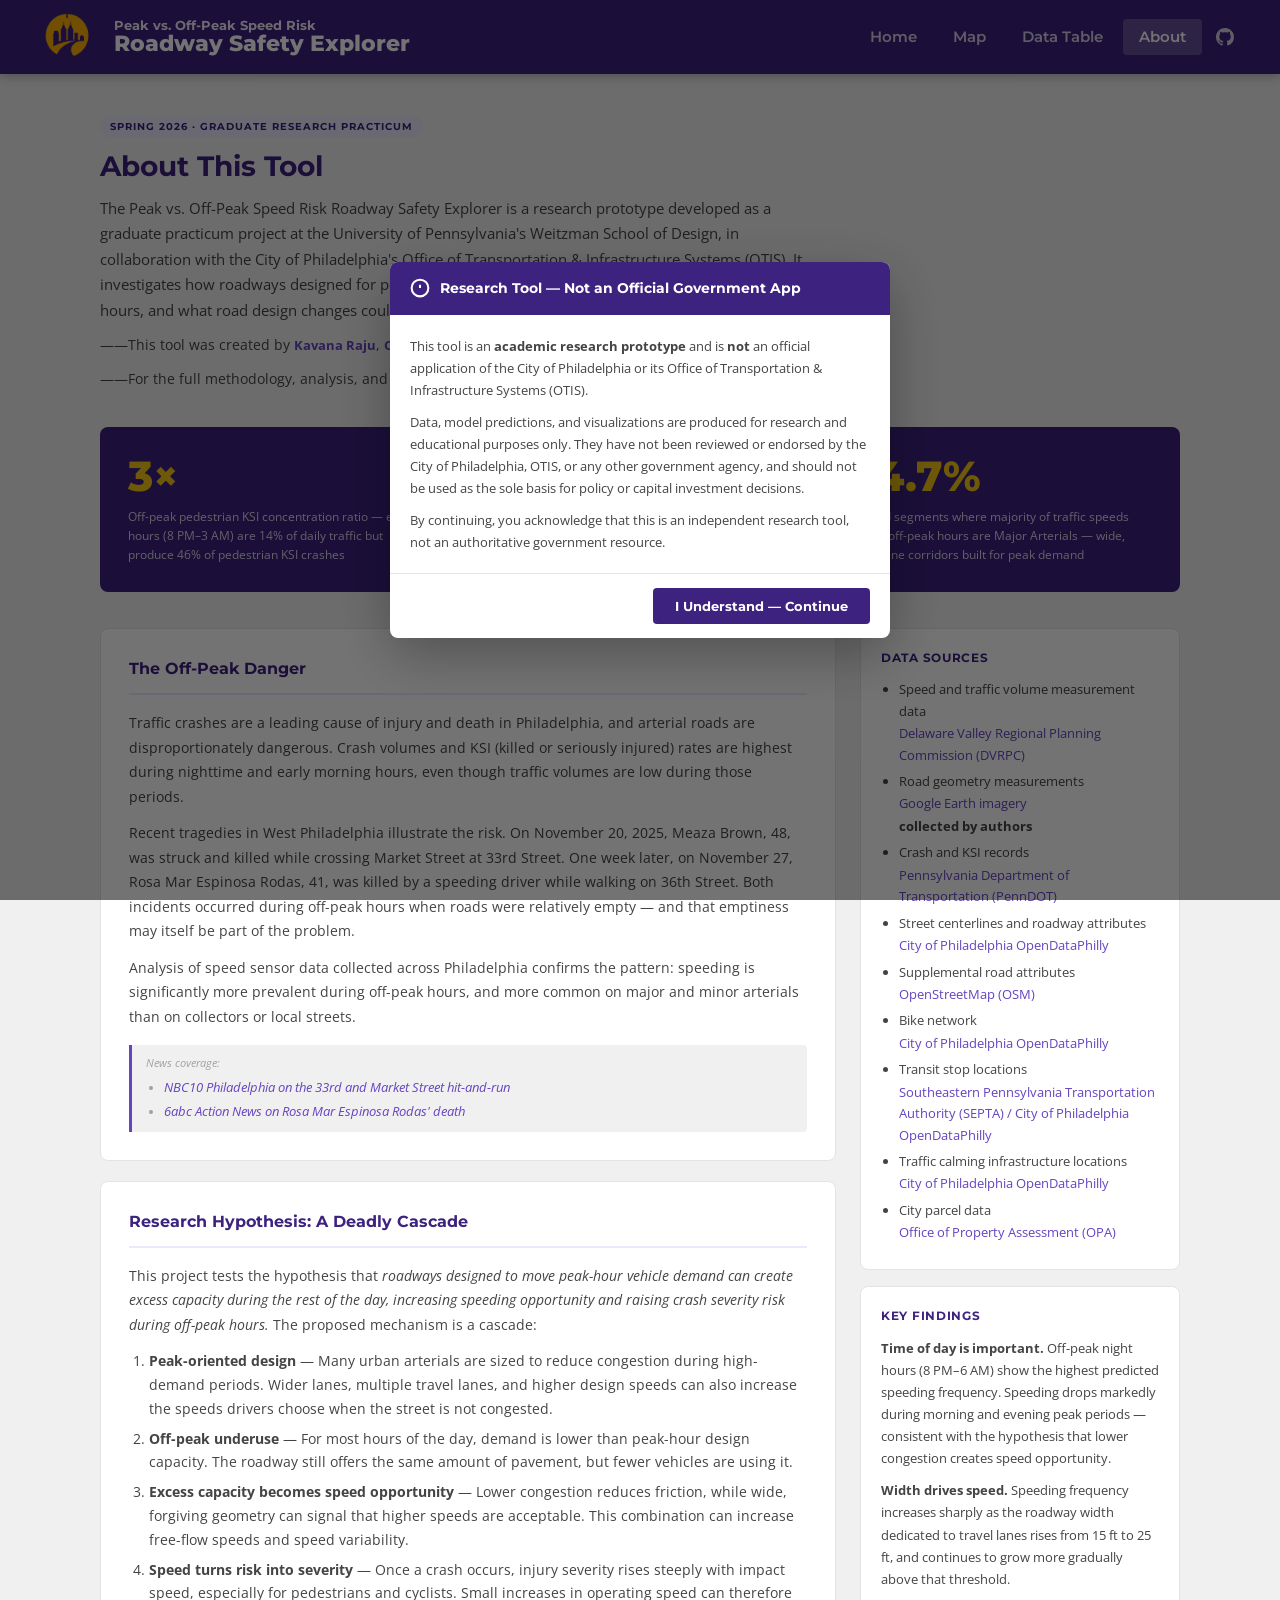
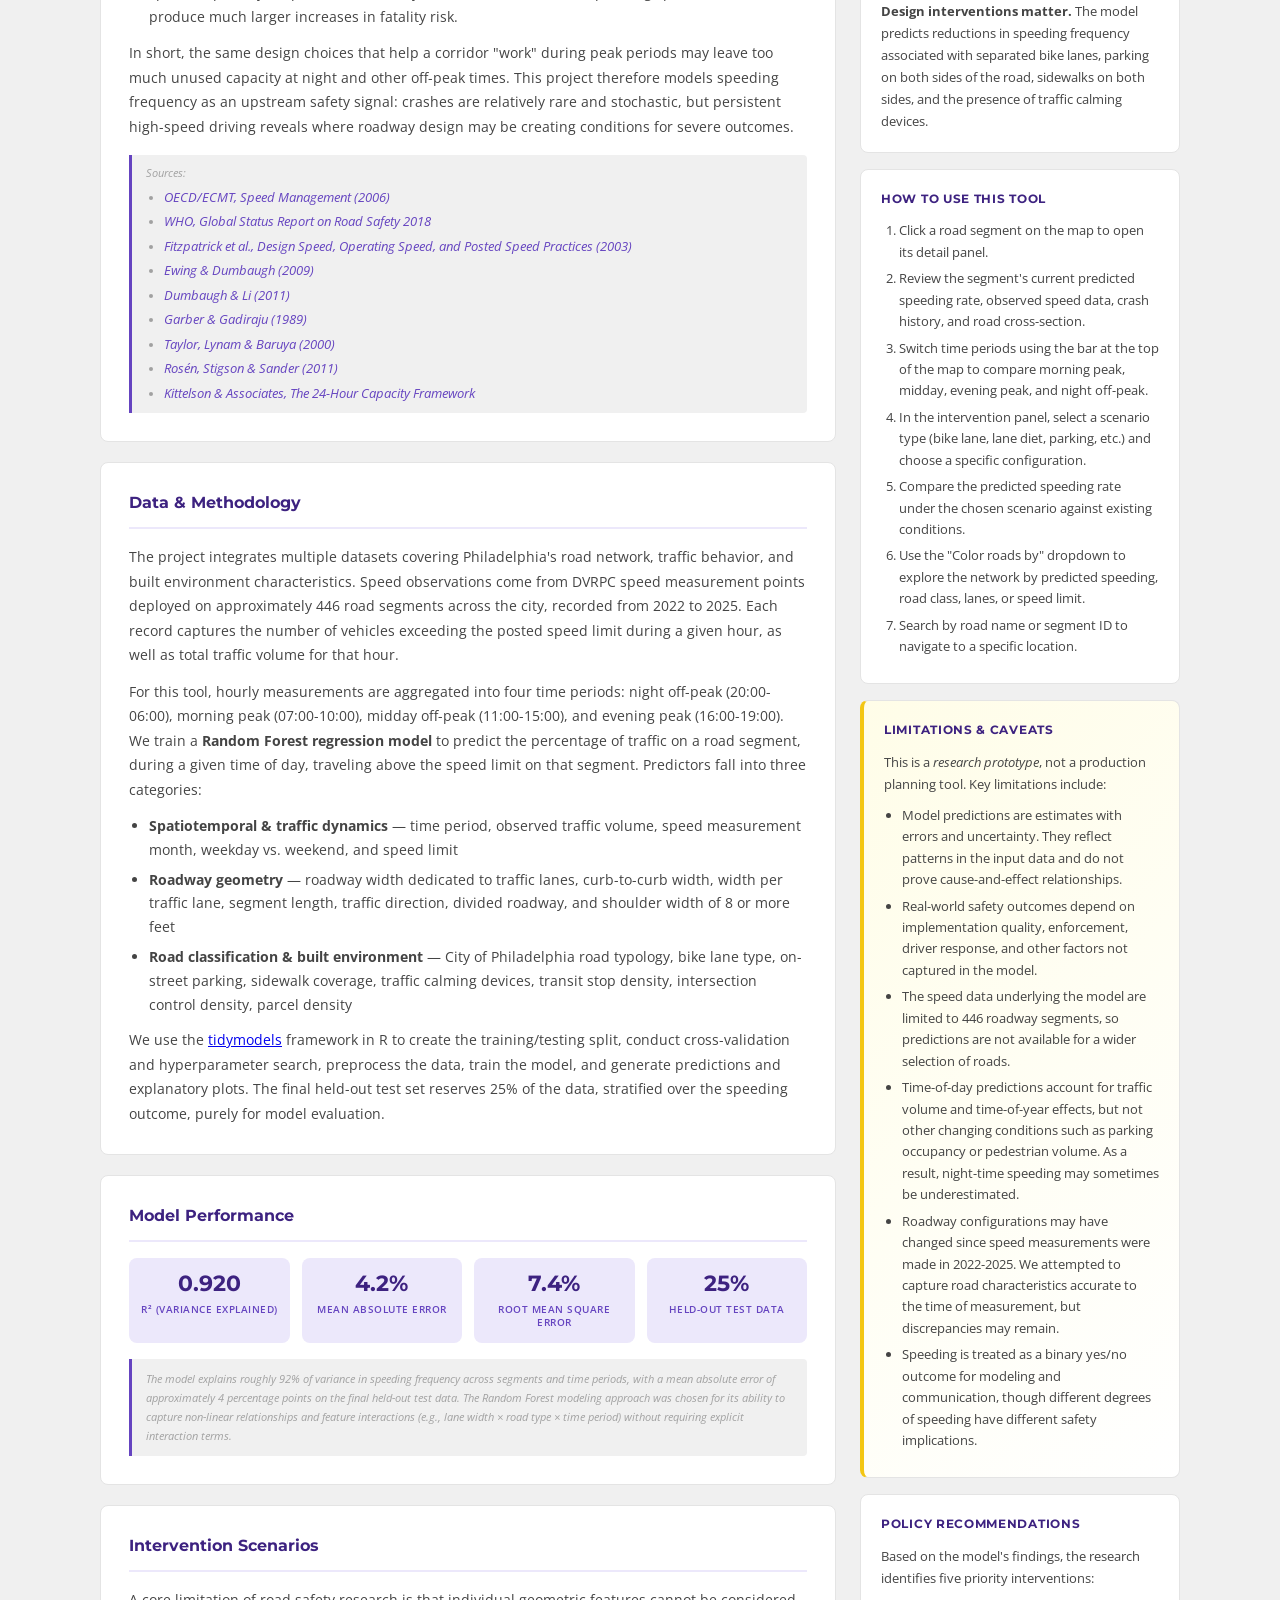
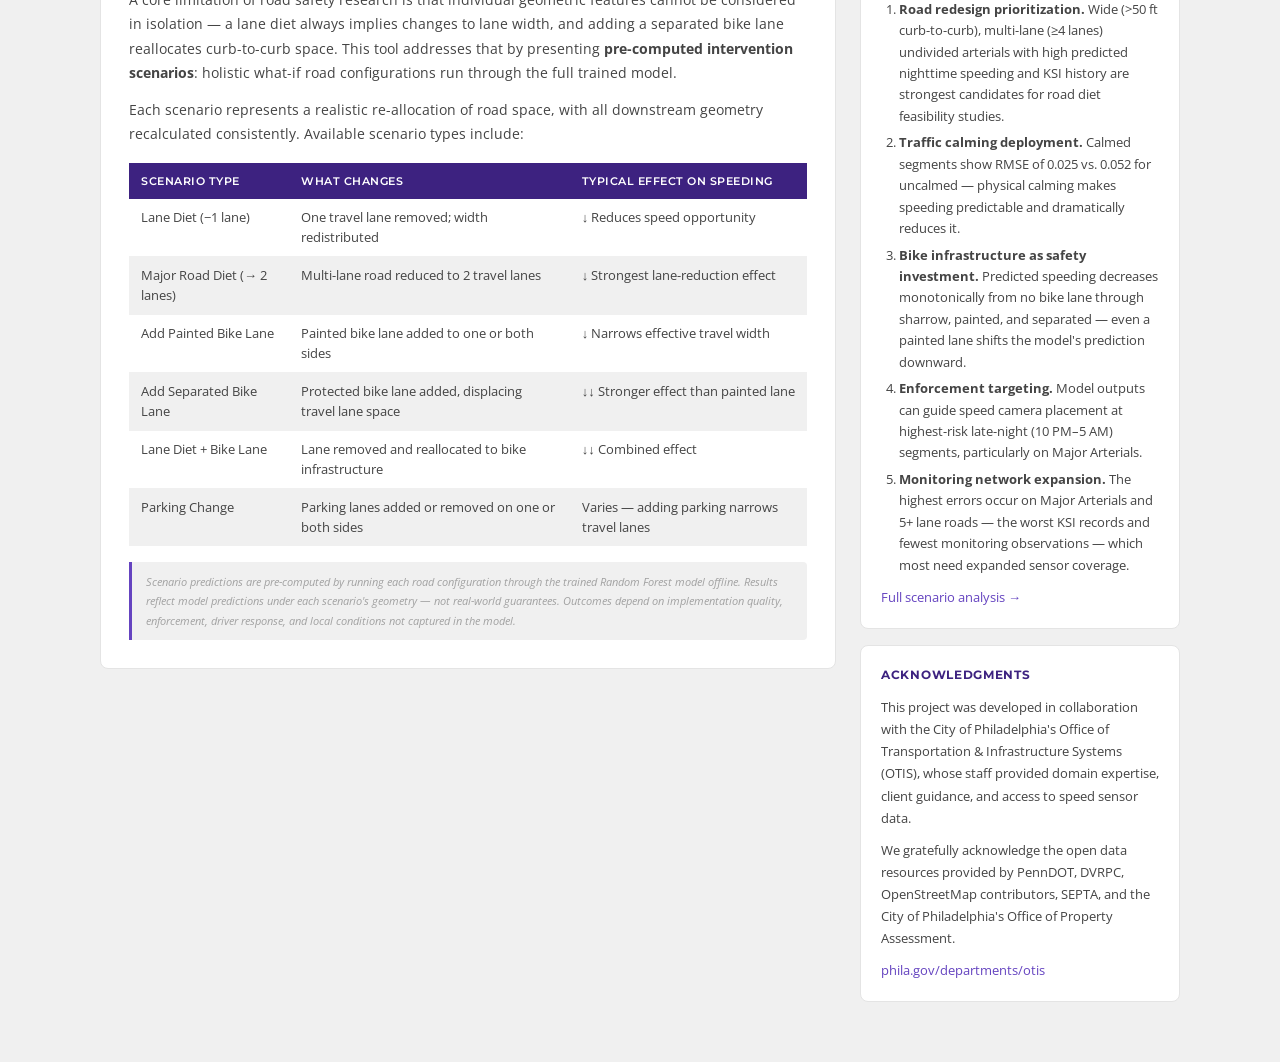
<file: html/about.html>
<!DOCTYPE html>
<html lang="en">
<head>
  <meta charset="UTF-8" />
  <meta name="viewport" content="width=device-width, initial-scale=1.0" />
  <title>About | 24h Roadway Safety Explorer | Philadelphia</title>
  <link rel="icon" type="image/png" href="../assets/icon.png" />
  <link rel="apple-touch-icon" href="../assets/icon.png" />

  <!-- Philadelphia Design System Fonts -->
  <link rel="preconnect" href="https://fonts.googleapis.com" />
  <link rel="preconnect" href="https://fonts.gstatic.com" crossorigin />
  <link href="https://fonts.googleapis.com/css2?family=Montserrat:wght@400;500;600;700&family=Open+Sans:wght@400;500;600&display=swap" rel="stylesheet" />

  <!-- App CSS -->
  <link rel="stylesheet" href="../css/main.css" />
  <link rel="stylesheet" href="../css/about.css" />
</head>
<body class="about-page">

  <!-- =========================================================
       App Header — Philadelphia OTIS branding
       ========================================================= -->
  <header class="app-header">
    <div class="header-brand">
      <div class="city-seal" aria-hidden="true">
        <img src="../assets/icon.png" alt="App logo" width="38" height="38" style="object-fit:contain;display:block;" />
      </div>
      <div class="header-title">
        <div class="header-dept">Peak vs. Off-Peak Speed Risk</div>
        <h1 class="header-app-name">Roadway Safety Explorer</h1>
      </div>
    </div>
    <nav class="header-nav" aria-label="Main navigation">
      <a href="landing.html" class="nav-link">Home</a>
      <a href="index.html"   class="nav-link">Map</a>
      <a href="table.html"   class="nav-link">Data Table</a>
      <a href="about.html"   class="nav-link active">About</a>
      <a href="https://github.com/chihyunkim/otis_off_peak_roadway_safety" class="nav-link nav-link--icon" target="_blank" rel="noopener" aria-label="GitHub repository">
        <svg width="18" height="18" viewBox="0 0 16 16" fill="currentColor" aria-hidden="true"><path d="M8 0C3.58 0 0 3.58 0 8c0 3.54 2.29 6.53 5.47 7.59.4.07.55-.17.55-.38 0-.19-.01-.82-.01-1.49-2.01.37-2.53-.49-2.69-.94-.09-.23-.48-.94-.82-1.13-.28-.15-.68-.52-.01-.53.63-.01 1.08.58 1.23.82.72 1.21 1.87.87 2.33.66.07-.52.28-.87.51-1.07-1.78-.2-3.64-.89-3.64-3.95 0-.87.31-1.59.82-2.15-.08-.2-.36-1.02.08-2.12 0 0 .67-.21 2.2.82.64-.18 1.32-.27 2-.27.68 0 1.36.09 2 .27 1.53-1.04 2.2-.82 2.2-.82.44 1.1.16 1.92.08 2.12.51.56.82 1.27.82 2.15 0 3.07-1.87 3.75-3.65 3.95.29.25.54.73.54 1.48 0 1.07-.01 1.93-.01 2.2 0 .21.15.46.55.38A8.013 8.013 0 0016 8c0-4.42-3.58-8-8-8z"/></svg>
      </a>
    </nav>
  </header>

  <!-- =========================================================
       About Content
       ========================================================= -->
  <main class="about-main">
    <div class="about-container">

      <!-- Hero section -->
      <section class="about-hero">
        <div class="about-hero-badge">Spring 2026 · Graduate Research Practicum</div>
        <h2 class="about-hero-title">About This Tool</h2>
        <p class="about-hero-sub">
          The Peak vs. Off-Peak Speed Risk Roadway Safety Explorer is a research prototype developed as a graduate
          practicum project at the University of Pennsylvania's Weitzman School of Design,
          in collaboration with the City of Philadelphia's Office of Transportation &amp;
          Infrastructure Systems (OTIS). It investigates how roadways designed for peak-hour
          conditions may create safety hazards during off-peak hours, and what road design
          changes could reduce those risks.
        </p>
        <p class="about-hero-sub about-report-ref">

          ——This tool was created by
          <a href="https://github.com/kavanaraju" class="about-link about-author-link" target="_blank" rel="noopener">Kavana Raju</a>,
          <a href="https://github.com/ChristineCui12" class="about-link about-author-link" target="_blank" rel="noopener">Christine Cui</a>,
          <a href="https://github.com/chihyunkim" class="about-link about-author-link" target="_blank" rel="noopener">Chi-Hyun Kim</a>,
          and
          <a href="https://github.com/demiyang12" class="about-link about-author-link" target="_blank" rel="noopener">Demi Yang</a>.
        </p>
        <p class="about-hero-sub about-report-ref">
         ——For the full methodology, analysis, and findings, see the <a href="https://chihyunkim.github.io/otis_off_peak_roadway_safety/PROJECT_WRITEUP.html" class="about-link about-report-link" target="_blank" rel="noopener">complete research report &rarr;</a>
        </p>
      </section>

      <!-- Key Statistics Banner -->
      <section class="about-stats-banner">
        <div class="about-stat-item">
          <div class="about-stat-value">3×</div>
          <div class="about-stat-label">Off-peak pedestrian KSI concentration ratio — evening hours (8 PM–3 AM) are 14% of daily traffic but produce 46% of pedestrian KSI crashes</div>
        </div>
        <div class="about-stat-divider"></div>
        <div class="about-stat-item">
          <div class="about-stat-value">0.920</div>
          <div class="about-stat-label">Model R² — speeding is structurally determined, not random; road design choices explain 92% of variance in observed speeding rates</div>
        </div>
        <div class="about-stat-divider"></div>
        <div class="about-stat-item">
          <div class="about-stat-value">54.7%</div>
          <div class="about-stat-label">Of road segments where majority of traffic speeds during off-peak hours are Major Arterials — wide, multi-lane corridors built for peak demand</div>
        </div>
      </section>

      <div class="about-grid">

        <!-- Left column: methodology -->
        <div class="about-col-main">

          <section class="about-card">
            <h3 class="about-card-title">The Off-Peak Danger</h3>
            <p>
              Traffic crashes are a leading cause of injury and death in Philadelphia, and
              arterial roads are disproportionately dangerous. Crash volumes and KSI
              (killed or seriously injured) rates are highest during nighttime and early
              morning hours, even though traffic volumes are low during those periods.
            </p>
            <p>
              Recent tragedies in West Philadelphia illustrate the risk. On November 20, 2025,
              Meaza Brown, 48, was struck and killed while crossing Market Street at 33rd Street.
              One week later, on November 27, Rosa Mar Espinosa Rodas, 41, was killed by a
              speeding driver while walking on 36th Street. Both incidents occurred during
              off-peak hours when roads were relatively empty — and that emptiness may itself
              be part of the problem.
            </p>
            <p>
              Analysis of speed sensor data collected across Philadelphia confirms the pattern:
              speeding is significantly more prevalent during off-peak hours, and more common
              on major and minor arterials than on collectors or local streets.
            </p>
            <div class="about-note">
              <div class="about-note-label">News coverage:</div>
              <ul class="about-source-list">
                <li>
                  <a href="https://www.nbcphiladelphia.com/news/local/woman-killed-in-hit-and-run-on-market-st-in-university-city-police-say/4305076/"
                     class="about-link" target="_blank" rel="noopener">
                    NBC10 Philadelphia on the 33rd and Market Street hit-and-run
                  </a>
                </li>
                <li>
                  <a href="https://6abc.com/post/woman-fatally-struck-speeding-driver-crossing-philadelphia-street-police/18219278/"
                     class="about-link" target="_blank" rel="noopener">
                    6abc Action News on Rosa Mar Espinosa Rodas' death
                  </a>
                </li>
              </ul>
            </div>
          </section>

          <section class="about-card">
            <h3 class="about-card-title">Research Hypothesis: A Deadly Cascade</h3>
            <p>
              This project tests the hypothesis that <em>roadways designed to move peak-hour
              vehicle demand can create excess capacity during the rest of the day, increasing
              speeding opportunity and raising crash severity risk during off-peak hours.</em>
              The proposed mechanism is a cascade:
            </p>
            <ol class="about-list">
              <li><strong>Peak-oriented design</strong> — Many urban arterials are sized to
                reduce congestion during high-demand periods. Wider lanes, multiple travel
                lanes, and higher design speeds can also increase the speeds drivers choose
                when the street is not congested.</li>
              <li><strong>Off-peak underuse</strong> — For most hours of the day, demand is
                lower than peak-hour design capacity. The roadway still offers the same
                amount of pavement, but fewer vehicles are using it.</li>
              <li><strong>Excess capacity becomes speed opportunity</strong> — Lower
                congestion reduces friction, while wide, forgiving geometry can signal that
                higher speeds are acceptable. This combination can increase free-flow speeds
                and speed variability.</li>
              <li><strong>Speed turns risk into severity</strong> — Once a crash occurs,
                injury severity rises steeply with impact speed, especially for pedestrians
                and cyclists. Small increases in operating speed can therefore produce much
                larger increases in fatality risk.</li>
            </ol>
            <p>
              In short, the same design choices that help a corridor "work" during peak
              periods may leave too much unused capacity at night and other off-peak times.
              This project therefore models speeding frequency as an upstream safety signal:
              crashes are relatively rare and stochastic, but persistent high-speed driving
              reveals where roadway design may be creating conditions for severe outcomes.
            </p>
            <div class="about-note">
              <div class="about-note-label">Sources:</div>
              <ul class="about-source-list">
                <li><a href="https://www.oecd.org/en/publications/speed-management_9789282103784-en"
                       class="about-link" target="_blank" rel="noopener">OECD/ECMT, <em>Speed Management</em> (2006)</a></li>
                <li><a href="https://www.who.int/publications/i/item/9789241565684"
                       class="about-link" target="_blank" rel="noopener">WHO, <em>Global Status Report on Road Safety 2018</em></a></li>
                <li><a href="https://books.google.com/books/about/Design_Speed_Operating_Speed_and_Posted.html?id=o6q4lnpws-cC"
                       class="about-link" target="_blank" rel="noopener">Fitzpatrick et al., <em>Design Speed, Operating Speed, and Posted Speed Practices</em> (2003)</a></li>
                <li><a href="https://journals.sagepub.com/doi/10.1177/0885412209335553"
                       class="about-link" target="_blank" rel="noopener">Ewing &amp; Dumbaugh (2009)</a></li>
                <li><a href="https://www.tandfonline.com/doi/full/10.1080/01944363.2011.536101"
                       class="about-link" target="_blank" rel="noopener">Dumbaugh &amp; Li (2011)</a></li>
                <li><a href="https://www.safetylit.org/citations/index.php?citationIds%5B%5D=citjournalarticle_604211_38&amp;fuseaction=citations.viewdetails"
                       class="about-link" target="_blank" rel="noopener">Garber &amp; Gadiraju (1989)</a></li>
                <li><a href="https://www.trl.co.uk/publications/trl421"
                       class="about-link" target="_blank" rel="noopener">Taylor, Lynam &amp; Baruya (2000)</a></li>
                <li><a href="https://pubmed.ncbi.nlm.nih.gov/21094293/"
                       class="about-link" target="_blank" rel="noopener">Rosén, Stigson &amp; Sander (2011)</a></li>
                <li><a href="https://www.kittelson.com/ideas/the-24-hour-capacity-framework-an-alternative-to-using-the-peak-hour-to-design-roads/"
                       class="about-link" target="_blank" rel="noopener">Kittelson &amp; Associates, <em>The 24-Hour Capacity Framework</em></a></li>
              </ul>
            </div>
          </section>

          <section class="about-card">
            <h3 class="about-card-title">Data &amp; Methodology</h3>
            <p>
              The project integrates multiple datasets covering Philadelphia's road network,
              traffic behavior, and built environment characteristics. Speed observations
              come from DVRPC speed measurement points deployed on approximately 446 road
              segments across the city, recorded from 2022 to 2025. Each record captures
              the number of vehicles exceeding the posted speed limit during a given hour,
              as well as total traffic volume for that hour.
            </p>
            <p>
              For this tool, hourly measurements are aggregated into four time periods:
              night off-peak (20:00-06:00), morning peak (07:00-10:00), midday off-peak
              (11:00-15:00), and evening peak (16:00-19:00). We train a
              <strong>Random Forest regression model</strong> to predict the percentage of
              traffic on a road segment, during a given time of day, traveling above the
              speed limit on that segment. Predictors fall into three categories:
            </p>
            <ul class="about-list">
              <li><strong>Spatiotemporal &amp; traffic dynamics</strong> — time period, observed traffic volume, speed measurement month, weekday vs. weekend, and speed limit</li>
              <li><strong>Roadway geometry</strong> — roadway width dedicated to traffic lanes, curb-to-curb width, width per traffic lane, segment length, traffic direction, divided roadway, and shoulder width of 8 or more feet</li>
              <li><strong>Road classification &amp; built environment</strong> — City of Philadelphia road typology, bike lane type, on-street parking, sidewalk coverage, traffic calming devices, transit stop density, intersection control density, parcel density</li>
            </ul>
            <p>
              We use the
              <a href="https://www.tidymodels.org/" target="_blank" rel="noopener">tidymodels</a>
              framework in R to create the training/testing split, conduct cross-validation
              and hyperparameter search, preprocess the data, train the model, and generate
              predictions and explanatory plots. The final held-out test set reserves 25%
              of the data, stratified over the speeding outcome, purely for model evaluation.
            </p>
          </section>

          <section class="about-card">
            <h3 class="about-card-title">Model Performance</h3>
            <div class="metrics-grid">
              <div class="metric-card">
                <div class="metric-value">0.920</div>
                <div class="metric-label">R² (variance explained)</div>
              </div>
              <div class="metric-card">
                <div class="metric-value">4.2%</div>
                <div class="metric-label">Mean Absolute Error</div>
              </div>
              <div class="metric-card">
                <div class="metric-value">7.4%</div>
                <div class="metric-label">Root Mean Square Error</div>
              </div>
              <div class="metric-card">
                <div class="metric-value">25%</div>
                <div class="metric-label">Held-out test data</div>
              </div>
            </div>
            <p class="about-note">
              The model explains roughly 92% of variance in speeding frequency across
              segments and time periods, with a mean absolute error of approximately
              4 percentage points on the final held-out test data. The Random Forest
              modeling approach was chosen for its ability to capture non-linear
              relationships and feature interactions (e.g., lane width × road type × time
              period) without requiring explicit interaction terms.
            </p>
          </section>

          <section class="about-card">
            <h3 class="about-card-title">Intervention Scenarios</h3>
            <p>
              A core limitation of road safety research is that individual geometric features
              cannot be considered in isolation — a lane diet always implies changes to lane
              width, and adding a separated bike lane reallocates curb-to-curb space. This
              tool addresses that by presenting <strong>pre-computed intervention scenarios</strong>:
              holistic what-if road configurations run through the full trained model.
            </p>
            <p>
              Each scenario represents a realistic re-allocation of road space, with all
              downstream geometry recalculated consistently. Available scenario types include:
            </p>
            <table class="about-table">
              <thead>
                <tr>
                  <th>Scenario Type</th>
                  <th>What changes</th>
                  <th>Typical effect on speeding</th>
                </tr>
              </thead>
              <tbody>
                <tr>
                  <td>Lane Diet (−1 lane)</td>
                  <td>One travel lane removed; width redistributed</td>
                  <td>↓ Reduces speed opportunity</td>
                </tr>
                <tr>
                  <td>Major Road Diet (→ 2 lanes)</td>
                  <td>Multi-lane road reduced to 2 travel lanes</td>
                  <td>↓ Strongest lane-reduction effect</td>
                </tr>
                <tr>
                  <td>Add Painted Bike Lane</td>
                  <td>Painted bike lane added to one or both sides</td>
                  <td>↓ Narrows effective travel width</td>
                </tr>
                <tr>
                  <td>Add Separated Bike Lane</td>
                  <td>Protected bike lane added, displacing travel lane space</td>
                  <td>↓↓ Stronger effect than painted lane</td>
                </tr>
                <tr>
                  <td>Lane Diet + Bike Lane</td>
                  <td>Lane removed and reallocated to bike infrastructure</td>
                  <td>↓↓ Combined effect</td>
                </tr>
                <tr>
                  <td>Parking Change</td>
                  <td>Parking lanes added or removed on one or both sides</td>
                  <td>Varies — adding parking narrows travel lanes</td>
                </tr>
              </tbody>
            </table>
            <p class="about-note">
              Scenario predictions are pre-computed by running each road configuration
              through the trained Random Forest model offline. Results reflect model
              predictions under each scenario's geometry — not real-world guarantees.
              Outcomes depend on implementation quality, enforcement, driver response,
              and local conditions not captured in the model.
            </p>
          </section>

        </div>

        <!-- Right column: sidebar cards -->
        <aside class="about-col-side">

          <div class="about-sidebar-card">
            <h4 class="sidebar-card-title">Data Sources</h4>
            <ul class="sidebar-list">
              <li><span class="source-type">Speed and traffic volume measurement data</span><span class="source-org"><a href="https://www.dvrpc.org/webmaps/trafficcounts/" class="about-link" target="_blank" rel="noopener">Delaware Valley Regional Planning Commission (DVRPC)</a></span></li>
              <li><span class="source-type">Road geometry measurements</span><span class="source-org"><a href="https://www.google.com/earth/" class="about-link" target="_blank" rel="noopener">Google Earth imagery</a></span><span class="source-author-note">collected by authors</span></li>
              <li><span class="source-type">Crash and KSI records</span><span class="source-org"><a href="https://experience.arcgis.com/experience/51809b06e7b140208a4ed6fbad964990/page/County" class="about-link" target="_blank" rel="noopener">Pennsylvania Department of Transportation (PennDOT)</a></span></li>
              <li><span class="source-type">Street centerlines and roadway attributes</span><span class="source-org"><a href="https://opendataphilly.org/datasets/street-centerlines/" class="about-link" target="_blank" rel="noopener">City of Philadelphia OpenDataPhilly</a></span></li>
              <li><span class="source-type">Supplemental road attributes</span><span class="source-org"><a href="https://www.openstreetmap.org/" class="about-link" target="_blank" rel="noopener">OpenStreetMap (OSM)</a></span></li>
              <li><span class="source-type">Bike network</span><span class="source-org"><a href="https://opendataphilly.org/datasets/bike-network/" class="about-link" target="_blank" rel="noopener">City of Philadelphia OpenDataPhilly</a></span></li>
              <li><span class="source-type">Transit stop locations</span><span class="source-org"><a href="https://opendataphilly.org/datasets/septa-routes-stops-locations/" class="about-link" target="_blank" rel="noopener">Southeastern Pennsylvania Transportation Authority (SEPTA) / City of Philadelphia OpenDataPhilly</a></span></li>
              <li><span class="source-type">Traffic calming infrastructure locations</span><span class="source-org"><a href="https://opendataphilly.org/datasets/traffic-calming/" class="about-link" target="_blank" rel="noopener">City of Philadelphia OpenDataPhilly</a></span></li>
              <li><span class="source-type">City parcel data</span><span class="source-org"><a href="https://data.phila.gov/visualizations/property-assessments" class="about-link" target="_blank" rel="noopener">Office of Property Assessment (OPA)</a></span></li>
            </ul>
          </div>

          <div class="about-sidebar-card">
            <h4 class="sidebar-card-title">Key Findings</h4>
            <p class="sidebar-text">
              <strong>Time of day is important.</strong> Off-peak night hours (8 PM–6 AM)
              show the highest predicted speeding frequency. Speeding drops markedly during
              morning and evening peak periods — consistent with the hypothesis that lower
              congestion creates speed opportunity.
            </p>
            <p class="sidebar-text">
              <strong>Width drives speed.</strong> Speeding frequency increases sharply as
              the roadway width dedicated to travel lanes rises from 15 ft to 25 ft, and
              continues to grow more gradually above that threshold.
            </p>
            <p class="sidebar-text">
              <strong>Design interventions matter.</strong> The model predicts
              reductions in speeding frequency associated with separated bike lanes, parking
              on both sides of the road, sidewalks on both sides, and the presence of
              traffic calming devices.
            </p>
          </div>

          <div class="about-sidebar-card">
            <h4 class="sidebar-card-title">How to Use This Tool</h4>
            <ol class="sidebar-list sidebar-list-numbered">
              <li>Click a road segment on the map to open its detail panel.</li>
              <li>Review the segment's current predicted speeding rate, observed speed data, crash history, and road cross-section.</li>
              <li>Switch time periods using the bar at the top of the map to compare morning peak, midday, evening peak, and night off-peak.</li>
              <li>In the intervention panel, select a scenario type (bike lane, lane diet, parking, etc.) and choose a specific configuration.</li>
              <li>Compare the predicted speeding rate under the chosen scenario against existing conditions.</li>
              <li>Use the "Color roads by" dropdown to explore the network by predicted speeding, road class, lanes, or speed limit.</li>
              <li>Search by road name or segment ID to navigate to a specific location.</li>
            </ol>
          </div>

          <div class="about-sidebar-card about-sidebar-card--note">
            <h4 class="sidebar-card-title">Limitations &amp; Caveats</h4>
            <p class="sidebar-text">
              This is a <em>research prototype</em>, not a production planning tool. Key
              limitations include:
            </p>
            <ul class="sidebar-list">
              <li>Model predictions are estimates with errors and uncertainty. They reflect patterns in the input data and do not prove cause-and-effect relationships.</li>
              <li>Real-world safety outcomes depend on implementation quality, enforcement, driver response, and other factors not captured in the model.</li>
              <li>The speed data underlying the model are limited to 446 roadway segments, so predictions are not available for a wider selection of roads.</li>
              <li>Time-of-day predictions account for traffic volume and time-of-year effects, but not other changing conditions such as parking occupancy or pedestrian volume. As a result, night-time speeding may sometimes be underestimated.</li>
              <li>Roadway configurations may have changed since speed measurements were made in 2022-2025. We attempted to capture road characteristics accurate to the time of measurement, but discrepancies may remain.</li>
              <li>Speeding is treated as a binary yes/no outcome for modeling and communication, though different degrees of speeding have different safety implications.</li>
            </ul>
          </div>

          <div class="about-sidebar-card">
            <h4 class="sidebar-card-title">Policy Recommendations</h4>
            <p class="sidebar-text">Based on the model's findings, the research identifies five priority interventions:</p>
            <ol class="sidebar-list sidebar-list-numbered">
              <li><strong>Road redesign prioritization.</strong> Wide (&gt;50 ft curb-to-curb), multi-lane (≥4 lanes) undivided arterials with high predicted nighttime speeding and KSI history are strongest candidates for road diet feasibility studies.</li>
              <li><strong>Traffic calming deployment.</strong> Calmed segments show RMSE of 0.025 vs. 0.052 for uncalmed — physical calming makes speeding predictable and dramatically reduces it.</li>
              <li><strong>Bike infrastructure as safety investment.</strong> Predicted speeding decreases monotonically from no bike lane through sharrow, painted, and separated — even a painted lane shifts the model's prediction downward.</li>
              <li><strong>Enforcement targeting.</strong> Model outputs can guide speed camera placement at highest-risk late-night (10 PM–5 AM) segments, particularly on Major Arterials.</li>
              <li><strong>Monitoring network expansion.</strong> The highest errors occur on Major Arterials and 5+ lane roads — the worst KSI records and fewest monitoring observations — which most need expanded sensor coverage.</li>
            </ol>
            <p class="sidebar-text" style="margin-top:10px">
              <a href="https://chihyunkim.github.io/otis_off_peak_roadway_safety/PROJECT_WRITEUP.html#policy-scenarios" class="about-link" target="_blank" rel="noopener">Full scenario analysis &rarr;</a>
            </p>
          </div>

          <div class="about-sidebar-card">
            <h4 class="sidebar-card-title">Acknowledgments</h4>
            <p class="sidebar-text">
              This project was developed in collaboration with the City of Philadelphia's
              Office of Transportation &amp; Infrastructure Systems (OTIS), whose staff
              provided domain expertise, client guidance, and access to speed sensor data.
            </p>
            <p class="sidebar-text">
              We gratefully acknowledge the open data resources provided by PennDOT,
              DVRPC, OpenStreetMap contributors, SEPTA, and the City of Philadelphia's
              Office of Property Assessment.
            </p>
            <p class="sidebar-text">
              <a href="https://www.phila.gov/departments/office-of-transportation-and-infrastructure-systems/"
                 class="about-link" target="_blank" rel="noopener">
                phila.gov/departments/otis
              </a>
            </p>
          </div>

        </aside>
      </div><!-- /.about-grid -->

    </div><!-- /.about-container -->
  </main>

  <!-- Disclaimer Modal -->
  <div id="otis-disclaimer-modal" class="otis-modal-overlay">
    <div class="otis-modal">
      <div class="otis-modal-header">
        <svg width="20" height="20" viewBox="0 0 24 24" fill="none" stroke="currentColor" stroke-width="2.5" aria-hidden="true"><circle cx="12" cy="12" r="10"/><line x1="12" y1="8" x2="12" y2="12"/><line x1="12" y1="16" x2="12.01" y2="16"/></svg>
        Research Tool — Not an Official Government App
      </div>
      <div class="otis-modal-body">
        <p>This tool is an <strong>academic research prototype</strong> and is <strong>not</strong> an official application of the City of Philadelphia or its Office of Transportation &amp; Infrastructure Systems (OTIS).</p>
        <p>Data, model predictions, and visualizations are produced for research and educational purposes only. They have not been reviewed or endorsed by the City of Philadelphia, OTIS, or any other government agency, and should not be used as the sole basis for policy or capital investment decisions.</p>
        <p>By continuing, you acknowledge that this is an independent research tool, not an authoritative government resource.</p>
      </div>
      <div class="otis-modal-footer">
        <button id="otis-disclaimer-ok" class="otis-modal-btn">I Understand — Continue</button>
      </div>
    </div>
  </div>
  <script>
    document.getElementById('otis-disclaimer-ok').addEventListener('click', function () {
      document.getElementById('otis-disclaimer-modal').classList.add('hidden');
    });
  </script>
</body>
</html>
</file>
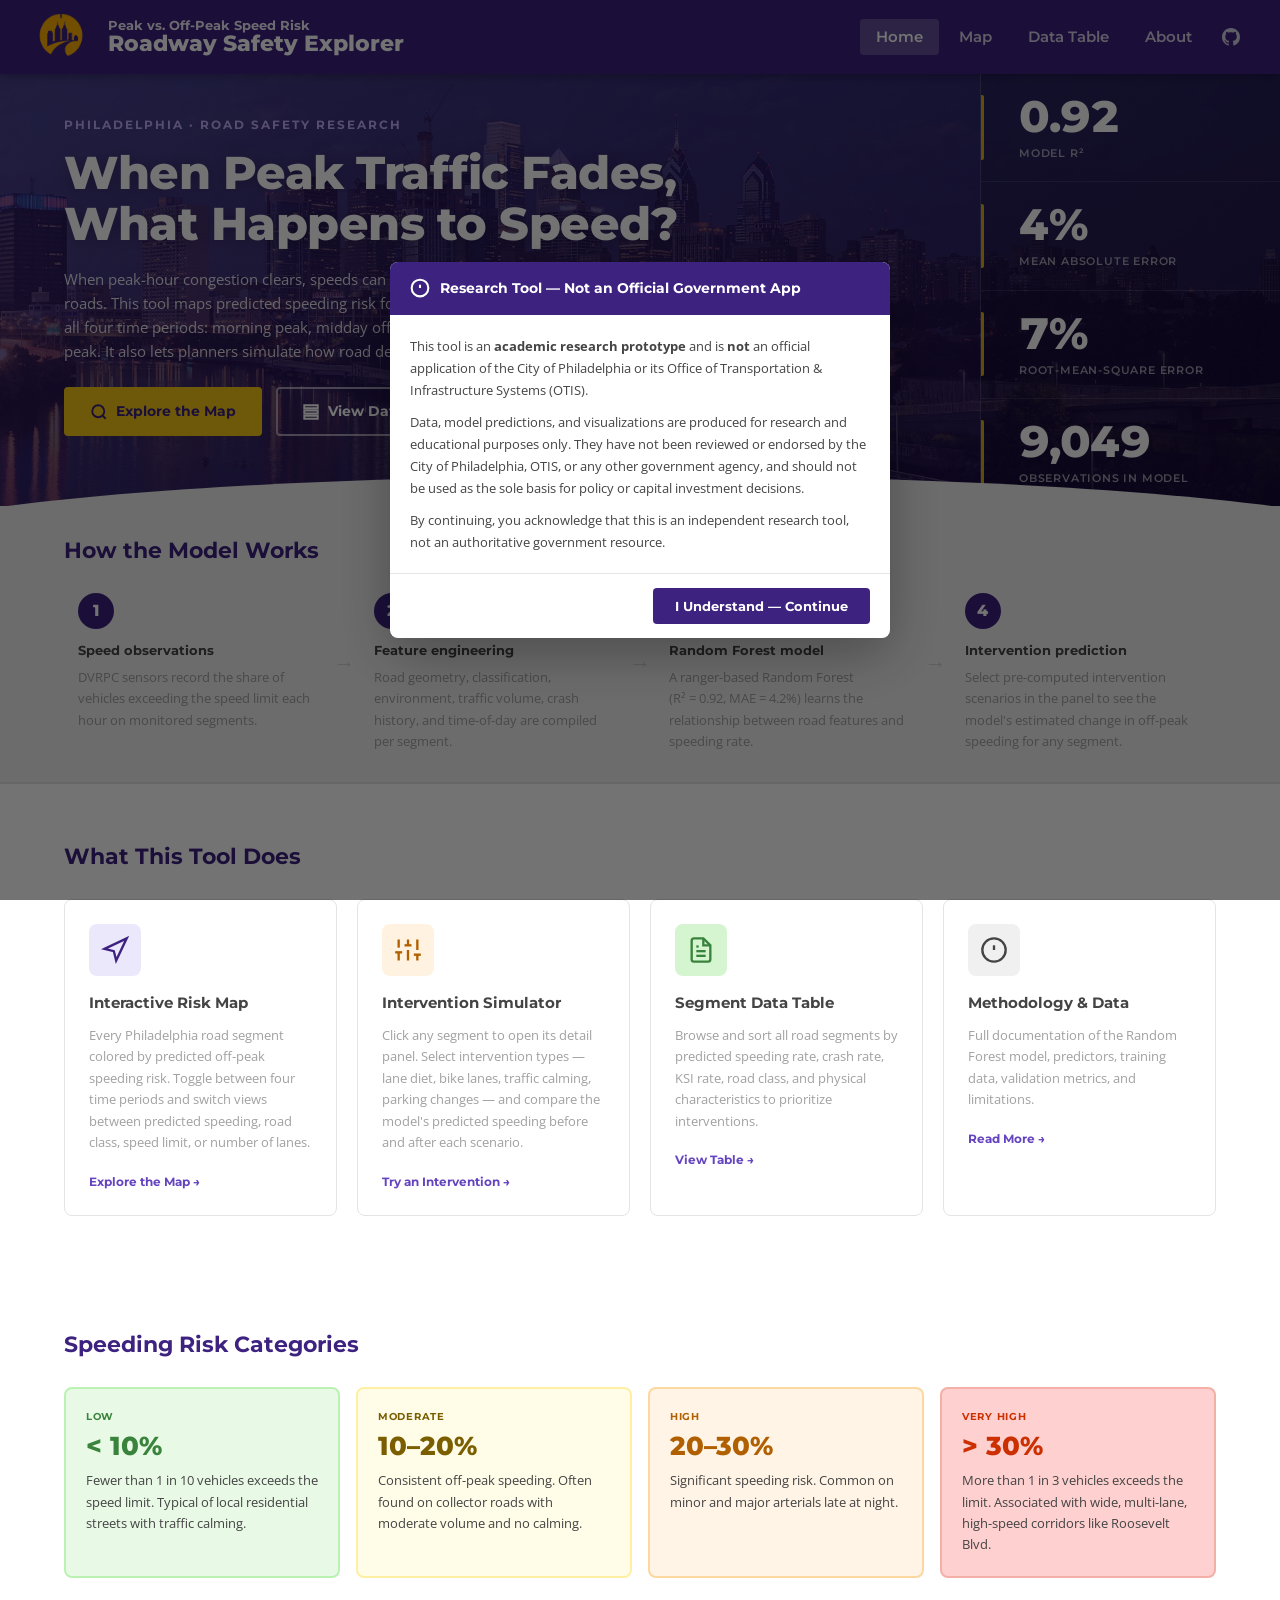
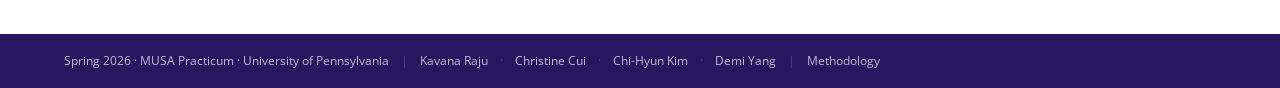
<file: html/landing.html>
<!DOCTYPE html>
<html lang="en">
<head>
  <meta charset="UTF-8" />
  <meta name="viewport" content="width=device-width, initial-scale=1.0" />
  <title>24h Roadway Safety Explorer | Philadelphia</title>
  <link rel="icon" type="image/png" href="../assets/icon.png" />
  <link rel="apple-touch-icon" href="../assets/icon.png" />
  <link rel="preconnect" href="https://fonts.googleapis.com" />
  <link rel="preconnect" href="https://fonts.gstatic.com" crossorigin />
  <link href="https://fonts.googleapis.com/css2?family=Montserrat:wght@400;500;600;700;800&family=Open+Sans:wght@400;500;600&display=swap" rel="stylesheet" />
  <link rel="stylesheet" href="../css/main.css" />
  <link rel="stylesheet" href="../css/landing.css" />
</head>
<body class="landing-page">

  <!-- Header -->
  <header class="app-header">
    <div class="header-brand">
      <div class="city-seal" aria-hidden="true">
        <img src="../assets/icon.png" alt="App logo" width="38" height="38" style="object-fit:contain;display:block;" />
      </div>
      <div class="header-title">
        <div class="header-dept">Peak vs. Off-Peak Speed Risk</div>
        <h1 class="header-app-name">Roadway Safety Explorer</h1>
      </div>
    </div>
    <nav class="header-nav" aria-label="Main navigation">
      <a href="landing.html" class="nav-link active">Home</a>
      <a href="index.html"   class="nav-link">Map</a>
      <a href="table.html"   class="nav-link">Data Table</a>
      <a href="about.html"   class="nav-link">About</a>
      <a href="https://github.com/chihyunkim/otis_off_peak_roadway_safety" class="nav-link nav-link--icon" target="_blank" rel="noopener" aria-label="GitHub repository">
        <svg width="18" height="18" viewBox="0 0 16 16" fill="currentColor" aria-hidden="true"><path d="M8 0C3.58 0 0 3.58 0 8c0 3.54 2.29 6.53 5.47 7.59.4.07.55-.17.55-.38 0-.19-.01-.82-.01-1.49-2.01.37-2.53-.49-2.69-.94-.09-.23-.48-.94-.82-1.13-.28-.15-.68-.52-.01-.53.63-.01 1.08.58 1.23.82.72 1.21 1.87.87 2.33.66.07-.52.28-.87.51-1.07-1.78-.2-3.64-.89-3.64-3.95 0-.87.31-1.59.82-2.15-.08-.2-.36-1.02.08-2.12 0 0 .67-.21 2.2.82.64-.18 1.32-.27 2-.27.68 0 1.36.09 2 .27 1.53-1.04 2.2-.82 2.2-.82.44 1.1.16 1.92.08 2.12.51.56.82 1.27.82 2.15 0 3.07-1.87 3.75-3.65 3.95.29.25.54.73.54 1.48 0 1.07-.01 1.93-.01 2.2 0 .21.15.46.55.38A8.013 8.013 0 0016 8c0-4.42-3.58-8-8-8z"/></svg>
      </a>
    </nav>
  </header>

  <main class="landing-main">

    <!-- ── HERO ────────────────────────────────────────────────────── -->
    <section class="landing-hero">
      <!-- ── Stats panel (left column) ── -->
      <div class="hero-stats-panel" aria-label="Model performance metrics">
        <div class="hero-stat-row">
          <div class="hero-stat-value">0.92</div>
          <div class="hero-stat-label">Model R²</div>
        </div>
        <div class="hero-stat-row">
          <div class="hero-stat-value">4%</div>
          <div class="hero-stat-label">Mean Absolute Error</div>
        </div>
        <div class="hero-stat-row">
          <div class="hero-stat-value">7%</div>
          <div class="hero-stat-label">Root-Mean-Square Error</div>
        </div>
        <div class="hero-stat-row">
          <div class="hero-stat-value">9,049</div>
          <div class="hero-stat-label">Observations in model</div>
        </div>
      </div>

      <div class="hero-content">
        <div class="hero-eyebrow">Philadelphia · Road Safety Research</div>
        <h2 class="hero-title">
          <span class="hero-title-line">When Peak Traffic Fades,</span><br/><span class="hero-title-line">What Happens to Speed?</span>
        </h2>
        <p class="hero-body">
          When peak-hour congestion clears, speeds can rise sharply on Philadelphia's roads.
          This tool maps predicted speeding risk for monitored road segments across all four
          time periods: morning peak, midday off-peak, evening peak, and night off-peak.
          It also lets planners simulate how road design changes would shift that risk.
        </p>
        <div class="hero-actions">
          <a href="index.html" class="btn-hero btn-hero--primary">
            <svg width="18" height="18" viewBox="0 0 24 24" fill="none" stroke="currentColor" stroke-width="2.5" aria-hidden="true">
              <circle cx="11" cy="11" r="8"/><path d="m21 21-4.35-4.35"/>
            </svg>
            Explore the Map
          </a>
          <a href="table.html" class="btn-hero btn-hero--outline">
            <svg width="18" height="18" viewBox="0 0 24 24" fill="none" stroke="currentColor" stroke-width="2.5" aria-hidden="true">
              <path d="M3 3h18v4H3zM3 10h18v4H3zM3 17h18v4H3z"/>
            </svg>
            View Data Table
          </a>
        </div>
      </div>

      <!-- ── Curved bottom transition ── -->
      <div class="hero-curve" aria-hidden="true">
        <svg viewBox="0 0 1440 64" preserveAspectRatio="none" xmlns="http://www.w3.org/2000/svg">
          <path d="M0,64 C360,0 1080,0 1440,64 L1440,64 L0,64 Z" fill="#f0f0f0"/>
        </svg>
      </div>
    </section>

    <!-- ── HOW IT WORKS ──────────────────────────────────────────────── -->
    <section class="how-section">
      <h2 class="section-title">How the Model Works</h2>
      <div class="how-steps">
        <div class="how-step">
          <div class="how-step-num">1</div>
          <h4 class="how-step-title">Speed observations</h4>
          <p class="how-step-body">DVRPC sensors record the share of vehicles exceeding the speed limit each hour on monitored segments.</p>
        </div>
        <div class="how-step-arrow" aria-hidden="true">&#8594;</div>
        <div class="how-step">
          <div class="how-step-num">2</div>
          <h4 class="how-step-title">Feature engineering</h4>
          <p class="how-step-body">Road geometry, classification, environment, traffic volume, crash history, and time-of-day are compiled per segment.</p>
        </div>
        <div class="how-step-arrow" aria-hidden="true">&#8594;</div>
        <div class="how-step">
          <div class="how-step-num">3</div>
          <h4 class="how-step-title">Random Forest model</h4>
          <p class="how-step-body">A ranger-based Random Forest (R²&nbsp;=&nbsp;0.92, MAE&nbsp;=&nbsp;4.2%) learns the relationship between road features and speeding rate.</p>
        </div>
        <div class="how-step-arrow" aria-hidden="true">&#8594;</div>
        <div class="how-step">
          <div class="how-step-num">4</div>
          <h4 class="how-step-title">Intervention prediction</h4>
          <p class="how-step-body">Select pre-computed intervention scenarios in the panel to see the model's estimated change in off-peak speeding for any segment.</p>
        </div>
      </div>
    </section>

    <!-- ── FEATURE CARDS ─────────────────────────────────────────────── -->
    <section class="feature-section">
      <h2 class="section-title">What This Tool Does</h2>
      <div class="feature-grid">

        <a href="index.html?tour=map" class="feature-card feature-card--link">
          <div class="feature-icon feature-icon--blue">
            <svg width="28" height="28" viewBox="0 0 24 24" fill="none" stroke="currentColor" stroke-width="2" aria-hidden="true">
              <polygon points="3 11 22 2 13 21 11 13 3 11"/>
            </svg>
          </div>
          <h3 class="feature-title">Interactive Risk Map</h3>
          <p class="feature-body">
            Every Philadelphia road segment colored by predicted off-peak speeding risk.
            Toggle between four time periods and switch views between predicted speeding,
            road class, speed limit, or number of lanes.
          </p>
          <span class="feature-cta">Explore the Map &rarr;</span>
        </a>

        <a href="index.html?tour=simulator&seg=520117" class="feature-card feature-card--link">
          <div class="feature-icon feature-icon--orange">
            <svg width="28" height="28" viewBox="0 0 24 24" fill="none" stroke="currentColor" stroke-width="2" aria-hidden="true">
              <line x1="4" y1="21" x2="4" y2="14"/><line x1="4" y1="10" x2="4" y2="3"/>
              <line x1="12" y1="21" x2="12" y2="12"/><line x1="12" y1="8" x2="12" y2="3"/>
              <line x1="20" y1="21" x2="20" y2="16"/><line x1="20" y1="12" x2="20" y2="3"/>
              <line x1="1" y1="14" x2="7" y2="14"/><line x1="9" y1="8" x2="15" y2="8"/>
              <line x1="17" y1="16" x2="23" y2="16"/>
            </svg>
          </div>
          <h3 class="feature-title">Intervention Simulator</h3>
          <p class="feature-body">
            Click any segment to open its detail panel. Select intervention types — lane
            diet, bike lanes, traffic calming, parking changes — and compare the model's
            predicted speeding before and after each scenario.
          </p>
          <span class="feature-cta">Try an Intervention &rarr;</span>
        </a>

        <a href="table.html" class="feature-card feature-card--link">
          <div class="feature-icon feature-icon--green">
            <svg width="28" height="28" viewBox="0 0 24 24" fill="none" stroke="currentColor" stroke-width="2" aria-hidden="true">
              <path d="M14 2H6a2 2 0 0 0-2 2v16a2 2 0 0 0 2 2h12a2 2 0 0 0 2-2V8z"/>
              <polyline points="14 2 14 8 20 8"/>
              <line x1="16" y1="13" x2="8" y2="13"/>
              <line x1="16" y1="17" x2="8" y2="17"/>
              <polyline points="10 9 9 9 8 9"/>
            </svg>
          </div>
          <h3 class="feature-title">Segment Data Table</h3>
          <p class="feature-body">
            Browse and sort all road segments by predicted speeding rate, crash rate,
            KSI rate, road class, and physical characteristics to prioritize interventions.
          </p>
          <span class="feature-cta">View Table &rarr;</span>
        </a>

        <a href="about.html" class="feature-card feature-card--link">
          <div class="feature-icon feature-icon--gray">
            <svg width="28" height="28" viewBox="0 0 24 24" fill="none" stroke="currentColor" stroke-width="2" aria-hidden="true">
              <circle cx="12" cy="12" r="10"/>
              <line x1="12" y1="8" x2="12" y2="12"/>
              <line x1="12" y1="16" x2="12.01" y2="16"/>
            </svg>
          </div>
          <h3 class="feature-title">Methodology &amp; Data</h3>
          <p class="feature-body">
            Full documentation of the Random Forest model, predictors, training data,
            validation metrics, and limitations.
          </p>
          <span class="feature-cta">Read More &rarr;</span>
        </a>

      </div>
    </section>

    <!-- ── RISK EXPLAINER ──────────────────────────────────────────── -->
    <section class="risk-section">
      <h2 class="section-title">Speeding Risk Categories</h2>
      <div class="risk-cards">
        <div class="risk-card risk-card--low">
          <div class="risk-card-badge">Low</div>
          <div class="risk-card-pct">&lt; 10%</div>
          <p class="risk-card-body">Fewer than 1 in 10 vehicles exceeds the speed limit. Typical of local residential streets with traffic calming.</p>
        </div>
        <div class="risk-card risk-card--moderate">
          <div class="risk-card-badge">Moderate</div>
          <div class="risk-card-pct">10–20%</div>
          <p class="risk-card-body">Consistent off-peak speeding. Often found on collector roads with moderate volume and no calming.</p>
        </div>
        <div class="risk-card risk-card--high">
          <div class="risk-card-badge">High</div>
          <div class="risk-card-pct">20–30%</div>
          <p class="risk-card-body">Significant speeding risk. Common on minor and major arterials late at night.</p>
        </div>
        <div class="risk-card risk-card--very-high">
          <div class="risk-card-badge">Very High</div>
          <div class="risk-card-pct">&gt; 30%</div>
          <p class="risk-card-body">More than 1 in 3 vehicles exceeds the limit. Associated with wide, multi-lane, high-speed corridors like Roosevelt Blvd.</p>
        </div>
      </div>
    </section>

  </main>

  <footer class="landing-footer">
    <div class="footer-inner">
      <a href="https://pennmusa.github.io/MUSA_801.io/" class="footer-link" target="_blank" rel="noopener">Spring 2026 &middot; MUSA Practicum &middot; University of Pennsylvania</a>
      <span class="footer-sep">|</span>
      <a href="https://github.com/kavanaraju" class="footer-link" target="_blank" rel="noopener">Kavana Raju</a>
      <span class="footer-sep">&middot;</span>
      <a href="https://github.com/ChristineCui12" class="footer-link" target="_blank" rel="noopener">Christine Cui</a>
      <span class="footer-sep">&middot;</span>
      <a href="https://github.com/chihyunkim" class="footer-link" target="_blank" rel="noopener">Chi-Hyun Kim</a>
      <span class="footer-sep">&middot;</span>
      <a href="https://github.com/demiyang12" class="footer-link" target="_blank" rel="noopener">Demi Yang</a>
      <span class="footer-sep">|</span>
      <a href="https://chihyunkim.github.io/otis_off_peak_roadway_safety/PROJECT_WRITEUP.html" class="footer-link" target="_blank" rel="noopener">Methodology</a>
    </div>
  </footer>

  <!-- Disclaimer Modal -->
  <div id="otis-disclaimer-modal" class="otis-modal-overlay">
    <div class="otis-modal">
      <div class="otis-modal-header">
        <svg width="20" height="20" viewBox="0 0 24 24" fill="none" stroke="currentColor" stroke-width="2.5" aria-hidden="true"><circle cx="12" cy="12" r="10"/><line x1="12" y1="8" x2="12" y2="12"/><line x1="12" y1="16" x2="12.01" y2="16"/></svg>
        Research Tool — Not an Official Government App
      </div>
      <div class="otis-modal-body">
        <p>This tool is an <strong>academic research prototype</strong> and is <strong>not</strong> an official application of the City of Philadelphia or its Office of Transportation &amp; Infrastructure Systems (OTIS).</p>
        <p>Data, model predictions, and visualizations are produced for research and educational purposes only. They have not been reviewed or endorsed by the City of Philadelphia, OTIS, or any other government agency, and should not be used as the sole basis for policy or capital investment decisions.</p>
        <p>By continuing, you acknowledge that this is an independent research tool, not an authoritative government resource.</p>
      </div>
      <div class="otis-modal-footer">
        <button id="otis-disclaimer-ok" class="otis-modal-btn">I Understand — Continue</button>
      </div>
    </div>
  </div>
  <script>
    document.getElementById('otis-disclaimer-ok').addEventListener('click', function () {
      document.getElementById('otis-disclaimer-modal').classList.add('hidden');
    });
  </script>
</body>
</html>
</file>
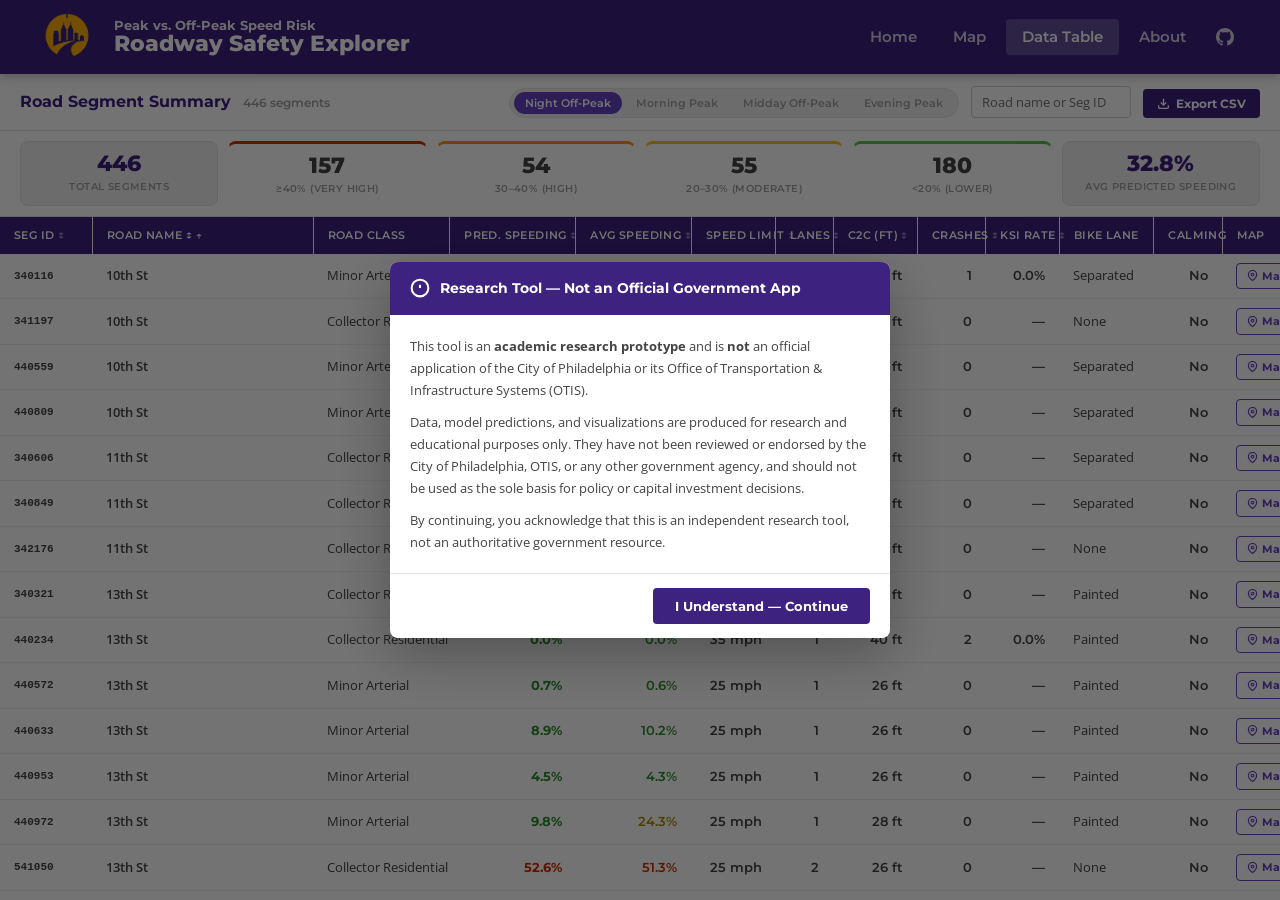
<file: html/table.html>
<!DOCTYPE html>
<html lang="en">
<head>
  <meta charset="UTF-8" />
  <meta name="viewport" content="width=device-width, initial-scale=1.0" />
  <title>Data Table | 24h Roadway Safety Explorer | Philadelphia</title>
  <link rel="icon" type="image/png" href="../assets/icon.png" />
  <link rel="apple-touch-icon" href="../assets/icon.png" />
  <link rel="preconnect" href="https://fonts.googleapis.com" />
  <link rel="preconnect" href="https://fonts.gstatic.com" crossorigin />
  <link href="https://fonts.googleapis.com/css2?family=Montserrat:wght@400;500;600;700&family=Open+Sans:wght@400;500;600&display=swap" rel="stylesheet" />
  <link rel="stylesheet" href="../css/main.css" />
  <link rel="stylesheet" href="../css/table.css" />
</head>
<body class="table-page">

  <!-- Header -->
  <header class="app-header">
    <div class="header-brand">
      <div class="city-seal" aria-hidden="true">
        <img src="../assets/icon.png" alt="App logo" width="38" height="38" style="object-fit:contain;display:block;" />
      </div>
      <div class="header-title">
        <div class="header-dept">Peak vs. Off-Peak Speed Risk</div>
        <h1 class="header-app-name">Roadway Safety Explorer</h1>
      </div>
    </div>
    <nav class="header-nav" aria-label="Main navigation">
      <a href="landing.html" class="nav-link">Home</a>
      <a href="index.html"   class="nav-link">Map</a>
      <a href="table.html"   class="nav-link active">Data Table</a>
      <a href="about.html"   class="nav-link">About</a>
      <a href="https://github.com/chihyunkim/otis_off_peak_roadway_safety" class="nav-link nav-link--icon" target="_blank" rel="noopener" aria-label="GitHub repository">
        <svg width="18" height="18" viewBox="0 0 16 16" fill="currentColor" aria-hidden="true"><path d="M8 0C3.58 0 0 3.58 0 8c0 3.54 2.29 6.53 5.47 7.59.4.07.55-.17.55-.38 0-.19-.01-.82-.01-1.49-2.01.37-2.53-.49-2.69-.94-.09-.23-.48-.94-.82-1.13-.28-.15-.68-.52-.01-.53.63-.01 1.08.58 1.23.82.72 1.21 1.87.87 2.33.66.07-.52.28-.87.51-1.07-1.78-.2-3.64-.89-3.64-3.95 0-.87.31-1.59.82-2.15-.08-.2-.36-1.02.08-2.12 0 0 .67-.21 2.2.82.64-.18 1.32-.27 2-.27.68 0 1.36.09 2 .27 1.53-1.04 2.2-.82 2.2-.82.44 1.1.16 1.92.08 2.12.51.56.82 1.27.82 2.15 0 3.07-1.87 3.75-3.65 3.95.29.25.54.73.54 1.48 0 1.07-.01 1.93-.01 2.2 0 .21.15.46.55.38A8.013 8.013 0 0016 8c0-4.42-3.58-8-8-8z"/></svg>
      </a>
    </nav>
  </header>

  <!-- Main content -->
  <main class="table-main">

    <!-- Toolbar -->
    <div class="table-toolbar">
      <div class="toolbar-left">
        <h2 class="table-page-title">Road Segment Summary</h2>
        <span class="table-count" id="table-count">Loading…</span>
      </div>
      <div class="toolbar-right">

        <!-- Period selector -->
        <div class="toolbar-item tbl-period-group" id="tbl-period-group" role="group" aria-label="Time period">
          <button class="tbl-period-btn active" data-period="night_offpeak" type="button">Night Off-Peak</button>
          <button class="tbl-period-btn" data-period="morning_peak"   type="button">Morning Peak</button>
          <button class="tbl-period-btn" data-period="midday_offpeak" type="button">Midday Off-Peak</button>
          <button class="tbl-period-btn" data-period="evening_peak"   type="button">Evening Peak</button>
        </div>

        <!-- Search -->
        <div class="toolbar-item">
          <input type="search" id="tbl-search" class="toolbar-search" placeholder="Road name or Seg ID…" />
        </div>

        <!-- Export -->
        <button class="toolbar-btn" id="tbl-export" type="button">
          <svg width="13" height="13" viewBox="0 0 24 24" fill="none" stroke="currentColor" stroke-width="2.5" aria-hidden="true">
            <path d="M21 15v4a2 2 0 0 1-2 2H5a2 2 0 0 1-2-2v-4"/>
            <polyline points="7 10 12 15 17 10"/>
            <line x1="12" y1="15" x2="12" y2="3"/>
          </svg>
          Export CSV
        </button>
      </div>
    </div>

    <!-- Summary stat cards -->
    <div class="summary-strip" id="summary-strip">
      <div class="summary-card summary-card--neutral">
        <div class="summary-num" id="sum-total">—</div>
        <div class="summary-label">Total Segments</div>
      </div>
      <div class="summary-card summary-card--red">
        <div class="summary-num" id="sum-very-high">—</div>
        <div class="summary-label">≥40% (Very High)</div>
      </div>
      <div class="summary-card summary-card--orange">
        <div class="summary-num" id="sum-high">—</div>
        <div class="summary-label">30–40% (High)</div>
      </div>
      <div class="summary-card summary-card--yellow">
        <div class="summary-num" id="sum-moderate">—</div>
        <div class="summary-label">20–30% (Moderate)</div>
      </div>
      <div class="summary-card summary-card--green">
        <div class="summary-num" id="sum-low">—</div>
        <div class="summary-label">&lt;20% (Lower)</div>
      </div>
      <div class="summary-card summary-card--neutral">
        <div class="summary-num" id="sum-avg-speeding">—</div>
        <div class="summary-label">Avg Predicted Speeding</div>
      </div>
    </div>

    <!-- Data table -->
    <div class="table-wrapper">
      <table class="data-table" id="data-table" aria-label="Road segment data">
        <colgroup>
          <col style="width: 88px"  />  <!-- Seg ID -->
          <col style="width: 210px" />  <!-- Road Name -->
          <col style="width: 130px" />  <!-- Road Class -->
          <col style="width: 120px" />  <!-- Pred Speeding -->
          <col style="width: 110px" />  <!-- Avg Speeding -->
          <col style="width: 80px"  />  <!-- Speed Limit -->
          <col style="width: 55px"  />  <!-- Lanes -->
          <col style="width: 80px"  />  <!-- C2C Width -->
          <col style="width: 65px"  />  <!-- Crashes -->
          <col style="width: 70px"  />  <!-- KSI Rate -->
          <col style="width: 90px"  />  <!-- Bike Lane -->
          <col style="width: 65px"  />  <!-- Calming -->
          <col style="width: 55px"  />  <!-- Map -->
        </colgroup>
        <thead>
          <tr>
            <th class="th-sortable" data-col="seg_id">Seg ID <span class="sort-icon">↕</span></th>
            <th class="th-sortable" data-col="road_name">Road Name <span class="sort-icon">↕</span></th>
            <th>Road Class</th>
            <th class="th-num th-sortable" data-col="predicted_speeding">Pred. Speeding <span class="sort-icon">↕</span></th>
            <th class="th-num th-sortable" data-col="all_speeding">Avg Speeding <span class="sort-icon">↕</span></th>
            <th class="th-num th-sortable" data-col="speed_limit">Speed Limit <span class="sort-icon">↕</span></th>
            <th class="th-num th-sortable" data-col="lanes">Lanes <span class="sort-icon">↕</span></th>
            <th class="th-num th-sortable" data-col="c2c_width">C2C (ft) <span class="sort-icon">↕</span></th>
            <th class="th-num th-sortable" data-col="crashes">Crashes <span class="sort-icon">↕</span></th>
            <th class="th-num th-sortable" data-col="ksi_rate">KSI Rate <span class="sort-icon">↕</span></th>
            <th>Bike Lane</th>
            <th class="th-num">Calming</th>
            <th class="th-action">Map</th>
          </tr>
        </thead>
        <tbody id="table-body">
          <tr><td colspan="13" class="table-loading">Loading segment data…</td></tr>
        </tbody>
      </table>
    </div>

  </main>

  <!-- Disclaimer Modal -->
  <div id="otis-disclaimer-modal" class="otis-modal-overlay">
    <div class="otis-modal">
      <div class="otis-modal-header">
        <svg width="20" height="20" viewBox="0 0 24 24" fill="none" stroke="currentColor" stroke-width="2.5" aria-hidden="true"><circle cx="12" cy="12" r="10"/><line x1="12" y1="8" x2="12" y2="12"/><line x1="12" y1="16" x2="12.01" y2="16"/></svg>
        Research Tool — Not an Official Government App
      </div>
      <div class="otis-modal-body">
        <p>This tool is an <strong>academic research prototype</strong> and is <strong>not</strong> an official application of the City of Philadelphia or its Office of Transportation &amp; Infrastructure Systems (OTIS).</p>
        <p>Data, model predictions, and visualizations are produced for research and educational purposes only. They have not been reviewed or endorsed by the City of Philadelphia, OTIS, or any other government agency, and should not be used as the sole basis for policy or capital investment decisions.</p>
        <p>By continuing, you acknowledge that this is an independent research tool, not an authoritative government resource.</p>
      </div>
      <div class="otis-modal-footer">
        <button id="otis-disclaimer-ok" class="otis-modal-btn">I Understand — Continue</button>
      </div>
    </div>
  </div>

  <script src="../js/model.js?v=6"></script>
  <script src="../js/data.js?v=6"></script>
  <script src="../js/table.js?v=6"></script>
  <script>
    document.getElementById('otis-disclaimer-ok').addEventListener('click', function () {
      document.getElementById('otis-disclaimer-modal').classList.add('hidden');
    });
  </script>
</body>
</html>
</file>
<file: css/main.css>
/* ============================================================
   OTIS Off-Peak Roadway Safety Explorer
   Design system follows Philadelphia Digital Standards:
   https://standards.phila.gov/

   Colors:  Ben Franklin Blue family (#0f4d90, #2176d2, #96c9ff)
            Bell Yellow (#f3c613), Flyers Orange (#f99300)
            Love Park Red (#cc3000), Kelly Drive Green (#58c04d)
   Fonts:   Montserrat (headings), Open Sans (body)
   ============================================================ */

/* === Design Tokens === */
:root {
  /* Purple/indigo palette (replaces Ben Franklin blue family) */
  --dark-ben-franklin:  #3d2280;
  --ben-franklin:       #6544c0;
  --light-ben-franklin: #c0aef5;
  --light-blue:         #ece8fb;

  /* Philadelphia Brand — Accents */
  --bell-yellow:    #f3c613;
  --light-bell:     #ffefa2;
  --flyers-orange:  #f99300;
  --kelly-green:    #58c04d;
  --phanatic-green: #3a833c;
  --love-park-red:  #cc3000;
  --light-red:      #fed0d0;

  /* Neutrals */
  --black:       #000000;
  --dark-gray:   #444444;
  --medium-gray: #a1a1a1;
  --sidewalk:    #cfcfcf;
  --ghost-gray:  #f0f0f0;
  --white:       #ffffff;

  /* Layout */
  --header-height:   74px;
  --controls-width:  340px;

  /* Component */
  --panel-bg:      #ffffff;
  --panel-border:  #e4e4e4;
  --section-pad:   20px;
  --radius-sm:     4px;
  --radius-md:     8px;

  /* Risk colors */
  --risk-very-high: #cc3000;
  --risk-high:      #f99300;
  --risk-moderate:  #f3c613;
  --risk-low:       #58c04d;
  --risk-none:      #a1a1a1;
}

/* === Reset === */
*, *::before, *::after {
  box-sizing: border-box;
  margin: 0;
  padding: 0;
}

html, body {
  height: 100%;
}

body {
  font-family: 'Open Sans', sans-serif;
  font-size: 14px;
  line-height: 1.5;
  color: var(--dark-gray);
  background: var(--ghost-gray);
  display: flex;
  flex-direction: column;
  overflow: hidden;
}

/* ============================================================
   HEADER
   ============================================================ */
.app-header {
  height: var(--header-height);
  background: var(--dark-ben-franklin);
  color: var(--white);
  display: flex;
  align-items: center;
  justify-content: space-between;
  padding: 0 36px;
  flex-shrink: 0;
  box-shadow: 0 2px 10px rgba(0, 0, 0, 0.28);
  z-index: 1100;
  position: relative;
}

.header-brand {
  display: flex;
  align-items: center;
  gap: 16px;
}

.city-seal {
  flex-shrink: 0;
  width: 62px;
  height: 62px;
  display: flex;
  align-items: center;
  justify-content: center;
}

.city-seal img {
  width: 62px;
  height: 62px;
  object-fit: contain;
  display: block;
}

.header-title {
  display: flex;
  flex-direction: column;
  gap: 0;
  justify-content: center;
}

.header-dept {
  font-family: 'Montserrat', sans-serif;
  font-size: 13px;
  font-weight: 700;
  text-transform: none;
  letter-spacing: 0;
  opacity: 0.92;
  line-height: 1.05;
}

.header-app-name {
  font-family: 'Montserrat', sans-serif;
  font-size: 22px;
  font-weight: 800;
  color: var(--white);
  line-height: 1.02;
  margin: 0;
  white-space: nowrap;
}

/* Header Nav */
.header-nav {
  display: flex;
  gap: 4px;
  align-items: center;
}

.nav-link {
  font-family: 'Montserrat', sans-serif;
  font-size: 15px;
  font-weight: 600;
  color: rgba(255, 255, 255, 0.78);
  text-decoration: none;
  padding: 7px 16px;
  border-radius: var(--radius-sm);
  transition: background 0.15s, color 0.15s;
}

.nav-link:hover {
  background: rgba(255, 255, 255, 0.14);
  color: var(--white);
}

.nav-link.active {
  background: rgba(255, 255, 255, 0.2);
  color: var(--white);
}

.nav-link--icon {
  padding: 7px 10px;
  display: flex;
  align-items: center;
}

.nav-link--icon:hover {
  color: var(--white);
}

/* ============================================================
   APP LAYOUT
   ============================================================ */
.app-layout {
  display: flex;
  flex: 1;
  min-height: 0;
  overflow: hidden;
}

/* ============================================================
   CONTROLS PANEL (left sidebar)
   ============================================================ */
.controls-panel {
  width: var(--controls-width);
  min-width: var(--controls-width);
  background: var(--panel-bg);
  border-right: 1px solid var(--panel-border);
  display: flex;
  flex-direction: column;
  overflow-y: auto;
  overflow-x: hidden;
  z-index: 100;
}

.controls-panel::-webkit-scrollbar { width: 5px; }
.controls-panel::-webkit-scrollbar-track { background: var(--ghost-gray); }
.controls-panel::-webkit-scrollbar-thumb { background: var(--sidewalk); border-radius: 3px; }
.controls-panel::-webkit-scrollbar-thumb:hover { background: var(--medium-gray); }

/* Panel Sections */
.panel-section {
  padding: var(--section-pad);
  border-bottom: 1px solid var(--panel-border);
  flex-shrink: 0;
}

.panel-section:last-child {
  border-bottom: none;
  flex: 1;
}

.panel-title {
  font-family: 'Montserrat', sans-serif;
  font-size: 11px;
  font-weight: 700;
  text-transform: uppercase;
  letter-spacing: 0.9px;
  color: var(--dark-ben-franklin);
  margin-bottom: 14px;
}

.panel-subtitle {
  font-size: 12px;
  color: var(--medium-gray);
  line-height: 1.6;
  margin-bottom: 18px;
  margin-top: -6px;
}

/* ============================================================
   SEGMENT INFO
   ============================================================ */
.placeholder-text {
  display: flex;
  flex-direction: column;
  align-items: center;
  text-align: center;
  gap: 10px;
  padding: 12px 8px 4px;
  color: var(--medium-gray);
}

.placeholder-icon {
  width: 32px;
  height: 32px;
  stroke: var(--sidewalk);
}

.placeholder-text p {
  font-size: 13px;
  line-height: 1.6;
}

.segment-info-content {
  display: flex;
  flex-direction: column;
}

.info-row {
  display: flex;
  justify-content: space-between;
  align-items: flex-start;
  gap: 8px;
  padding: 7px 0;
  border-bottom: 1px solid var(--ghost-gray);
}

.info-row:last-child {
  border-bottom: none;
}

.info-label {
  font-size: 12px;
  color: var(--medium-gray);
  white-space: nowrap;
  flex-shrink: 0;
}

.info-value {
  font-size: 13px;
  font-weight: 600;
  color: var(--dark-gray);
  text-align: right;
}

.info-value.mono {
  font-family: 'Courier New', monospace;
  font-size: 12px;
}

/* ============================================================
   PREDICTION SECTION
   ============================================================ */
.prediction-section {
  background: linear-gradient(135deg, var(--light-blue) 0%, #f0f7ff 100%);
}

.prediction-section .panel-title {
  color: var(--dark-ben-franklin);
}

.prediction-cards {
  display: flex;
  align-items: stretch;
  gap: 8px;
  margin-bottom: 10px;
}

.prediction-card {
  flex: 1;
  background: var(--white);
  border-radius: var(--radius-md);
  padding: 12px 10px;
  text-align: center;
  box-shadow: 0 1px 4px rgba(0, 0, 0, 0.08);
}

.prediction-card.current {
  border-top: 3px solid var(--sidewalk);
}

.prediction-card.projected {
  border-top: 3px solid var(--kelly-green);
}

.prediction-label {
  font-family: 'Montserrat', sans-serif;
  font-size: 10px;
  font-weight: 700;
  text-transform: uppercase;
  letter-spacing: 0.5px;
  color: var(--medium-gray);
  margin-bottom: 6px;
}

.prediction-value {
  font-family: 'Montserrat', sans-serif;
  font-size: 26px;
  font-weight: 700;
  color: var(--dark-gray);
  line-height: 1;
  margin-bottom: 4px;
  transition: color 0.3s;
}

.prediction-sublabel {
  font-size: 10px;
  color: var(--medium-gray);
  line-height: 1.3;
}

.prediction-arrow {
  font-size: 18px;
  color: var(--medium-gray);
  flex-shrink: 0;
  align-self: center;
}

.prediction-delta {
  font-size: 12px;
  font-weight: 600;
  text-align: center;
  padding: 7px 12px;
  border-radius: var(--radius-sm);
  background: var(--white);
  color: var(--medium-gray);
  margin-bottom: 8px;
  transition: all 0.3s;
}

.prediction-delta.positive {
  background: rgba(88, 192, 77, 0.12);
  color: var(--phanatic-green);
}

.prediction-delta.negative {
  background: rgba(204, 48, 0, 0.1);
  color: var(--love-park-red);
}

.prediction-note {
  font-size: 10px;
  color: var(--medium-gray);
  line-height: 1.5;
  font-style: italic;
}

/* ============================================================
   CONTROL GROUPS
   ============================================================ */
.control-group {
  margin-bottom: 18px;
}

.control-group:last-of-type {
  margin-bottom: 4px;
}

.control-label {
  display: block;
  font-family: 'Montserrat', sans-serif;
  font-size: 12px;
  font-weight: 600;
  color: var(--dark-gray);
  margin-bottom: 8px;
}

.control-sublabel {
  font-size: 12px;
  color: var(--medium-gray);
}

.control-hint {
  font-size: 11px;
  color: var(--medium-gray);
  margin-top: 5px;
}

.control-hint-inline {
  font-size: 11px;
  color: var(--medium-gray);
  margin-top: 1px;
}

.control-row {
  display: flex;
  align-items: center;
  gap: 10px;
}

/* Range inputs */
.range-input {
  flex: 1;
  -webkit-appearance: none;
  appearance: none;
  height: 4px;
  background: var(--sidewalk);
  border-radius: 2px;
  outline: none;
  cursor: pointer;
}

.range-input::-webkit-slider-thumb {
  -webkit-appearance: none;
  width: 18px;
  height: 18px;
  background: var(--ben-franklin);
  border-radius: 50%;
  cursor: pointer;
  box-shadow: 0 1px 4px rgba(0, 0, 0, 0.2);
  transition: background 0.15s, transform 0.1s;
}

.range-input::-webkit-slider-thumb:hover {
  background: var(--dark-ben-franklin);
  transform: scale(1.1);
}

.range-input::-moz-range-thumb {
  width: 18px;
  height: 18px;
  background: var(--ben-franklin);
  border: none;
  border-radius: 50%;
  cursor: pointer;
}

.range-input.range-wide {
  width: 100%;
  flex: none;
}

.range-value {
  font-family: 'Montserrat', sans-serif;
  font-size: 14px;
  font-weight: 700;
  color: var(--dark-ben-franklin);
  min-width: 34px;
  text-align: right;
}

/* Segmented control (speed limit) */
.segmented-control {
  display: flex;
  background: var(--ghost-gray);
  border-radius: 6px;
  padding: 3px;
  gap: 3px;
}

.seg-btn {
  flex: 1;
  background: transparent;
  border: none;
  padding: 7px 6px;
  font-family: 'Montserrat', sans-serif;
  font-size: 13px;
  font-weight: 600;
  color: var(--medium-gray);
  border-radius: 4px;
  cursor: pointer;
  transition: background 0.15s, color 0.15s;
}

.seg-btn.active {
  background: var(--ben-franklin);
  color: var(--white);
  box-shadow: 0 1px 3px rgba(0, 0, 0, 0.15);
}

.seg-btn:hover:not(.active) {
  background: var(--sidewalk);
  color: var(--dark-gray);
}

/* Toggle switch */
.toggle-control {
  display: flex;
  justify-content: space-between;
  align-items: flex-start;
  gap: 12px;
  margin-bottom: 8px;
}

.toggle-labels {
  flex: 1;
  min-width: 0;
}

.toggle-labels .control-label {
  margin-bottom: 2px;
}

.toggle-switch {
  position: relative;
  display: inline-block;
  width: 44px;
  height: 24px;
  flex-shrink: 0;
  margin-top: 2px;
}

.toggle-switch input {
  opacity: 0;
  width: 0;
  height: 0;
  position: absolute;
}

.toggle-slider {
  position: absolute;
  inset: 0;
  background: var(--sidewalk);
  border-radius: 24px;
  cursor: pointer;
  transition: background 0.2s;
}

.toggle-slider::before {
  content: '';
  position: absolute;
  width: 18px;
  height: 18px;
  top: 3px;
  left: 3px;
  background: var(--white);
  border-radius: 50%;
  box-shadow: 0 1px 4px rgba(0, 0, 0, 0.2);
  transition: transform 0.2s;
}

.toggle-switch input:checked + .toggle-slider {
  background: var(--ben-franklin);
}

.toggle-switch input:checked + .toggle-slider::before {
  transform: translateX(20px);
}

.toggle-switch input:focus + .toggle-slider {
  outline: 2px solid var(--ben-franklin);
  outline-offset: 2px;
}

/* Calming count row */
.calming-count-row {
  align-items: center;
  gap: 10px;
  margin-top: 6px;
}

/* Select inputs */
.select-input {
  width: 100%;
  padding: 8px 32px 8px 12px;
  background: var(--white);
  border: 1px solid var(--sidewalk);
  border-radius: var(--radius-sm);
  font-family: 'Open Sans', sans-serif;
  font-size: 13px;
  color: var(--dark-gray);
  cursor: pointer;
  outline: none;
  transition: border-color 0.15s, box-shadow 0.15s;
  -webkit-appearance: none;
  appearance: none;
  background-image: url("data:image/svg+xml,%3Csvg xmlns='http://www.w3.org/2000/svg' width='10' height='6' viewBox='0 0 10 6'%3E%3Cpath fill='%23a1a1a1' d='M5 6L0 0h10z'/%3E%3C/svg%3E");
  background-repeat: no-repeat;
  background-position: right 12px center;
}

.select-input:focus {
  border-color: var(--ben-franklin);
  box-shadow: 0 0 0 3px rgba(33, 118, 210, 0.15);
}

/* Number input */
.number-input {
  width: 72px;
  padding: 6px 10px;
  border: 1px solid var(--sidewalk);
  border-radius: var(--radius-sm);
  font-family: 'Open Sans', sans-serif;
  font-size: 13px;
  color: var(--dark-gray);
  outline: none;
  transition: border-color 0.15s;
  text-align: center;
}

.number-input:focus {
  border-color: var(--ben-franklin);
  box-shadow: 0 0 0 3px rgba(33, 118, 210, 0.15);
}

/* Buttons */
.btn {
  display: inline-flex;
  align-items: center;
  justify-content: center;
  gap: 6px;
  padding: 9px 18px;
  border-radius: var(--radius-sm);
  font-family: 'Montserrat', sans-serif;
  font-size: 13px;
  font-weight: 600;
  cursor: pointer;
  transition: all 0.15s;
  text-decoration: none;
  border: 2px solid transparent;
  width: 100%;
  margin-top: 16px;
}

.btn-primary {
  background: var(--ben-franklin);
  color: var(--white);
  border-color: var(--ben-franklin);
}

.btn-primary:hover {
  background: var(--dark-ben-franklin);
  border-color: var(--dark-ben-franklin);
}

.btn-outline {
  background: transparent;
  color: var(--ben-franklin);
  border-color: var(--ben-franklin);
}

.btn-outline:hover {
  background: var(--light-blue);
}

/* ============================================================
   MAP LEGEND
   ============================================================ */
.legend {
  margin-top: 14px;
}

.legend-title {
  font-family: 'Montserrat', sans-serif;
  font-size: 10px;
  font-weight: 700;
  text-transform: uppercase;
  letter-spacing: 0.6px;
  color: var(--medium-gray);
  margin-bottom: 8px;
}

.legend-items {
  display: flex;
  flex-direction: column;
  gap: 5px;
}

.legend-item {
  display: flex;
  align-items: center;
  gap: 8px;
  font-size: 12px;
  color: var(--dark-gray);
}

.legend-swatch {
  width: 18px;
  height: 5px;
  border-radius: 2px;
  flex-shrink: 0;
  display: inline-block;
}

/* ============================================================
   MAP AREA
   ============================================================ */
.map-area {
  flex: 1;
  position: relative;
  min-width: 0;
  overflow: hidden;
}

#map {
  width: 100%;
  height: 100%;
  z-index: 0;
}

/* Map Banner */
.map-banner {
  position: absolute;
  top: 14px;
  left: 50%;
  transform: translateX(-50%);
  background: rgba(255, 255, 255, 0.97);
  border: 1px solid var(--panel-border);
  border-left: 4px solid var(--ben-franklin);
  border-radius: var(--radius-md);
  padding: 10px 14px;
  box-shadow: 0 2px 12px rgba(0, 0, 0, 0.12);
  z-index: 1000;
  max-width: 500px;
  width: calc(100% - 32px);
}

.banner-inner {
  display: flex;
  align-items: flex-start;
  gap: 8px;
  font-size: 13px;
  color: var(--dark-gray);
  line-height: 1.5;
}

.banner-icon {
  color: var(--ben-franklin);
  font-size: 15px;
  flex-shrink: 0;
  margin-top: 1px;
}

.banner-inner code {
  background: var(--ghost-gray);
  padding: 1px 4px;
  border-radius: 3px;
  font-family: 'Courier New', monospace;
  font-size: 11px;
}

.banner-close {
  background: none;
  border: none;
  font-size: 18px;
  color: var(--medium-gray);
  cursor: pointer;
  margin-left: auto;
  flex-shrink: 0;
  padding: 0 2px;
  line-height: 1;
}

.banner-close:hover {
  color: var(--dark-gray);
}

/* Hour filter panel */
.hour-filter {
  position: absolute;
  bottom: 24px;
  left: 50%;
  transform: translateX(-50%);
  background: rgba(255, 255, 255, 0.97);
  border: 1px solid var(--panel-border);
  border-radius: var(--radius-md);
  padding: 12px 20px 10px;
  box-shadow: 0 2px 12px rgba(0, 0, 0, 0.12);
  z-index: 1000;
  width: 320px;
}

.hour-label {
  display: block;
  font-family: 'Montserrat', sans-serif;
  font-size: 12px;
  font-weight: 600;
  color: var(--dark-gray);
  text-align: center;
  margin-bottom: 8px;
}

.hour-ticks {
  display: flex;
  justify-content: space-between;
  font-size: 10px;
  color: var(--medium-gray);
  margin-top: 4px;
}

.hour-offpeak-note {
  font-size: 10px;
  color: var(--ben-franklin);
  text-align: center;
  margin-top: 4px;
  font-style: italic;
}

/* ============================================================
   LEAFLET POPUP CUSTOMISATION
   ============================================================ */
.leaflet-popup-content-wrapper {
  border-radius: var(--radius-md);
  box-shadow: 0 4px 20px rgba(0, 0, 0, 0.15);
  border: 1px solid var(--panel-border);
  padding: 0;
}

.leaflet-popup-content {
  font-family: 'Open Sans', sans-serif;
  font-size: 13px;
  color: var(--dark-gray);
  margin: 0;
}

.leaflet-popup-close-button {
  top: 8px !important;
  right: 10px !important;
  font-size: 18px !important;
  color: var(--medium-gray) !important;
}

.popup-inner {
  padding: 14px 16px;
}

.popup-road-name {
  font-family: 'Montserrat', sans-serif;
  font-size: 14px;
  font-weight: 700;
  color: var(--dark-ben-franklin);
  margin-bottom: 10px;
  padding-right: 16px;
  line-height: 1.3;
}

.popup-grid {
  display: grid;
  grid-template-columns: 1fr 1fr;
  gap: 8px 16px;
  margin-bottom: 10px;
}

.popup-item-label {
  font-size: 10px;
  color: var(--medium-gray);
  text-transform: uppercase;
  letter-spacing: 0.4px;
  margin-bottom: 2px;
}

.popup-item-value {
  font-size: 13px;
  font-weight: 600;
  color: var(--dark-gray);
}

.popup-risk-badge {
  display: inline-block;
  padding: 3px 10px;
  border-radius: 20px;
  font-family: 'Montserrat', sans-serif;
  font-size: 10px;
  font-weight: 700;
  text-transform: uppercase;
  letter-spacing: 0.5px;
}

.popup-risk-badge.very-high { background: var(--light-red); color: var(--love-park-red); }
.popup-risk-badge.high      { background: rgba(249,147,0,0.14); color: #b06000; }
.popup-risk-badge.moderate  { background: var(--light-bell); color: #7a5e00; }
.popup-risk-badge.low       { background: #b9f2b1; color: var(--phanatic-green); }

/* Road tooltip */
.leaflet-tooltip.road-tooltip {
  background: rgba(61, 34, 128, 0.92);
  color: var(--white);
  border: none;
  border-radius: 4px;
  padding: 4px 8px;
  font-family: 'Montserrat', sans-serif;
  font-size: 11px;
  font-weight: 600;
  box-shadow: none;
  white-space: nowrap;
}

.leaflet-tooltip.road-tooltip::before {
  display: none;
}

/* ============================================================
   UTILITY
   ============================================================ */
.hidden {
  display: none !important;
}

/* ============================================================
   HEADER — Mobile Responsive
   ============================================================ */
@media (max-width: 680px) {
  .app-header { padding: 0 14px; gap: 8px; }
  .header-dept { font-size: 10px; }
  .header-app-name { font-size: 15px; }
  .city-seal,
  .city-seal img { width: 44px; height: 44px; }
  .nav-link { padding: 6px 10px; font-size: 13px; }
}

@media (max-width: 460px) {
  .app-header { padding: 0 10px; }
  .header-brand { gap: 8px; }
  .header-dept { font-size: 9px; }
  .header-app-name { font-size: 13px; white-space: normal; }
  .city-seal,
  .city-seal img { width: 34px; height: 34px; }
  .nav-link { padding: 5px 7px; font-size: 12px; }
}

/* ============================================================
   DISCLAIMER MODAL
   ============================================================ */
.otis-modal-overlay {
  position: fixed;
  inset: 0;
  background: rgba(0, 0, 0, 0.55);
  z-index: 9999;
  display: flex;
  align-items: center;
  justify-content: center;
  animation: modal-fade-in 0.2s ease;
}

.otis-modal-overlay.hidden { display: none !important; }

@keyframes modal-fade-in {
  from { opacity: 0; }
  to   { opacity: 1; }
}

.otis-modal {
  background: var(--white);
  border-radius: var(--radius-md);
  box-shadow: 0 16px 56px rgba(0, 0, 0, 0.30);
  max-width: 500px;
  width: calc(100% - 40px);
  overflow: hidden;
  animation: modal-slide-in 0.22s ease;
}

@keyframes modal-slide-in {
  from { transform: translateY(-16px); opacity: 0; }
  to   { transform: translateY(0);     opacity: 1; }
}

.otis-modal-header {
  display: flex;
  align-items: center;
  gap: 10px;
  padding: 16px 20px;
  background: var(--dark-ben-franklin);
  color: var(--white);
  font-family: 'Montserrat', sans-serif;
  font-size: 14px;
  font-weight: 700;
}

.otis-modal-body {
  padding: 20px;
  font-size: 13px;
  line-height: 1.7;
  color: var(--dark-gray);
  display: flex;
  flex-direction: column;
  gap: 10px;
}

.otis-modal-footer {
  padding: 14px 20px;
  border-top: 1px solid var(--panel-border);
  display: flex;
  justify-content: flex-end;
}

.otis-modal-btn {
  background: var(--dark-ben-franklin);
  color: var(--white);
  border: none;
  border-radius: var(--radius-sm);
  padding: 10px 22px;
  font-family: 'Montserrat', sans-serif;
  font-size: 13px;
  font-weight: 700;
  cursor: pointer;
  transition: filter 0.15s;
}

.otis-modal-btn:hover { filter: brightness(1.15); }
</file>
<file: css/about.css>
/* ============================================================
   about.css — About page layout styles
   Extends main.css (design tokens already loaded)
   ============================================================ */

/* Page-level layout override — about page scrolls instead of being fixed */
body.about-page {
  overflow: auto;
  background: var(--ghost-gray);
  display: block;
}

/* ============================================================
   MAIN CONTENT AREA
   ============================================================ */
.about-main {
  min-height: calc(100vh - var(--header-height));
  padding: 40px 24px 60px;
}

.about-container {
  max-width: 1080px;
  margin: 0 auto;
}

/* ============================================================
   HERO SECTION
   ============================================================ */
.about-hero {
  margin-bottom: 36px;
}

.about-hero-badge {
  display: inline-block;
  background: var(--light-blue);
  color: var(--dark-ben-franklin);
  font-family: 'Montserrat', sans-serif;
  font-size: 10px;
  font-weight: 700;
  text-transform: uppercase;
  letter-spacing: 1px;
  padding: 4px 10px;
  border-radius: 20px;
  margin-bottom: 12px;
}

.about-hero-title {
  font-family: 'Montserrat', sans-serif;
  font-size: 28px;
  font-weight: 700;
  color: var(--dark-ben-franklin);
  margin-bottom: 12px;
  line-height: 1.2;
}

.about-hero-sub {
  font-size: 15px;
  color: var(--dark-gray);
  line-height: 1.7;
  max-width: 720px;
}

/* ============================================================
   TWO-COLUMN GRID
   ============================================================ */
.about-grid {
  display: grid;
  grid-template-columns: 1fr 320px;
  gap: 24px;
  align-items: start;
}

@media (max-width: 800px) {
  .about-grid {
    grid-template-columns: 1fr;
  }
}

/* ============================================================
   MAIN CONTENT CARDS
   ============================================================ */
.about-card {
  background: var(--white);
  border: 1px solid var(--panel-border);
  border-radius: var(--radius-md);
  padding: 28px;
  margin-bottom: 20px;
}

.about-card:last-child {
  margin-bottom: 0;
}

.about-card-title {
  font-family: 'Montserrat', sans-serif;
  font-size: 16px;
  font-weight: 700;
  color: var(--dark-ben-franklin);
  margin-bottom: 16px;
  padding-bottom: 12px;
  border-bottom: 2px solid var(--light-blue);
}

.about-card p {
  font-size: 14px;
  line-height: 1.75;
  color: var(--dark-gray);
  margin-bottom: 12px;
}

.about-card p:last-child {
  margin-bottom: 0;
}

.about-list {
  padding-left: 20px;
  margin: 12px 0;
}

.about-list li {
  font-size: 14px;
  line-height: 1.7;
  color: var(--dark-gray);
  margin-bottom: 6px;
}

.about-note {
  background: var(--ghost-gray);
  border-left: 3px solid var(--ben-franklin);
  padding: 10px 14px;
  border-radius: 0 var(--radius-sm) var(--radius-sm) 0;
  font-size: 11px !important;
  color: var(--medium-gray) !important;
  font-style: italic;
  margin-top: 16px !important;
  margin-bottom: 0 !important;
}

.about-note-label {
  margin-bottom: 6px;
  font-weight: 400;
}

.about-source-list {
  margin: 0;
  padding-left: 18px;
}

.about-source-list li {
  margin-bottom: 5px;
  line-height: 1.5;
  font-size: 11px;
  font-weight: 400;
}

.about-source-list li:last-child {
  margin-bottom: 0;
}

/* ============================================================
   METRICS GRID
   ============================================================ */
.metrics-grid {
  display: grid;
  grid-template-columns: repeat(4, 1fr);
  gap: 12px;
  margin: 16px 0;
}

@media (max-width: 640px) {
  .metrics-grid {
    grid-template-columns: repeat(2, 1fr);
  }
}

.metric-card {
  background: var(--light-blue);
  border-radius: var(--radius-md);
  padding: 14px 10px;
  text-align: center;
}

.metric-value {
  font-family: 'Montserrat', sans-serif;
  font-size: 22px;
  font-weight: 700;
  color: var(--dark-ben-franklin);
  line-height: 1.1;
  margin-bottom: 6px;
}

.metric-label {
  font-size: 10px;
  color: var(--ben-franklin);
  text-transform: uppercase;
  letter-spacing: 0.5px;
  font-weight: 600;
  line-height: 1.3;
}

/* ============================================================
   INTERVENTION TABLE
   ============================================================ */
.about-table {
  width: 100%;
  border-collapse: collapse;
  font-size: 13px;
  margin: 16px 0;
}

.about-table thead tr {
  background: var(--dark-ben-franklin);
  color: var(--white);
}

.about-table th {
  font-family: 'Montserrat', sans-serif;
  font-size: 11px;
  font-weight: 600;
  text-transform: uppercase;
  letter-spacing: 0.5px;
  padding: 10px 12px;
  text-align: left;
}

.about-table td {
  padding: 9px 12px;
  border-bottom: 1px solid var(--ghost-gray);
  color: var(--dark-gray);
  line-height: 1.5;
  vertical-align: top;
}

.about-table tbody tr:last-child td {
  border-bottom: none;
}

.about-table tbody tr:nth-child(even) {
  background: var(--ghost-gray);
}

.about-table tbody tr:hover {
  background: var(--light-blue);
}

/* ============================================================
   SIDEBAR CARDS
   ============================================================ */
.about-sidebar-card {
  background: var(--white);
  border: 1px solid var(--panel-border);
  border-radius: var(--radius-md);
  padding: 20px;
  margin-bottom: 16px;
}

.about-sidebar-card:last-child {
  margin-bottom: 0;
}

.about-sidebar-card--note {
  border-left: 4px solid var(--bell-yellow);
  background: linear-gradient(135deg, #fffde8 0%, var(--white) 100%);
}

.sidebar-card-title {
  font-family: 'Montserrat', sans-serif;
  font-size: 12px;
  font-weight: 700;
  text-transform: uppercase;
  letter-spacing: 0.7px;
  color: var(--dark-ben-franklin);
  margin-bottom: 12px;
}

.sidebar-list {
  padding-left: 18px;
  margin: 0;
}

.sidebar-list li {
  font-size: 13px;
  line-height: 1.65;
  color: var(--dark-gray);
  margin-bottom: 5px;
}

.sidebar-list-numbered {
  list-style-type: decimal;
}

.sidebar-text {
  font-size: 13px;
  line-height: 1.7;
  color: var(--dark-gray);
  margin-bottom: 10px;
}

.sidebar-text:last-child {
  margin-bottom: 0;
}

.about-link {
  color: var(--ben-franklin);
  text-decoration: none;
  font-weight: 400;
  font-size: 13px;
}

.about-note .about-link,
.sidebar-list .about-link {
  font-weight: 400;
}

.about-author-link {
  font-weight: 700;
}

.source-type,
.source-org,
.source-author-note {
  display: block;
}

.source-type {
  color: var(--dark-gray);
}

.source-org {
  margin-top: 1px;
}

.source-author-note {
  margin-top: 1px;
  font-weight: 700;
  color: var(--dark-gray);
}

.about-link:hover {
  color: var(--dark-ben-franklin);
  text-decoration: underline;
}

/* ============================================================
   REPORT REFERENCE LINE
   ============================================================ */
.about-report-ref {
  margin-top: 10px;
  font-size: 14px;
}

.about-report-link {
  font-size: 14px;
  font-weight: 700;
  color: var(--ben-franklin);
}

/* ============================================================
   KEY STATISTICS BANNER
   ============================================================ */
.about-stats-banner {
  display: flex;
  align-items: stretch;
  background: var(--dark-ben-franklin);
  border-radius: var(--radius-md);
  margin-bottom: 36px;
  overflow: hidden;
}

.about-stat-item {
  flex: 1;
  padding: 28px 28px;
  display: flex;
  flex-direction: column;
  gap: 10px;
}

.about-stat-value {
  font-family: 'Montserrat', sans-serif;
  font-size: 42px;
  font-weight: 800;
  color: var(--bell-yellow);
  line-height: 1;
}

.about-stat-label {
  font-size: 12px;
  color: rgba(255, 255, 255, 0.82);
  line-height: 1.6;
}

.about-stat-divider {
  width: 1px;
  background: rgba(255, 255, 255, 0.15);
  flex-shrink: 0;
  margin: 20px 0;
}

@media (max-width: 800px) {
  .about-stats-banner {
    flex-direction: column;
  }
  .about-stat-divider {
    width: auto;
    height: 1px;
    margin: 0 20px;
  }
}
</file>
<file: css/landing.css>
/* ============================================================
   landing.css — Landing / home page styles
   ============================================================ */

body.landing-page {
  overflow: auto;
  background: var(--white);
  display: block;
}

.landing-page .app-header {
  height: var(--header-height);
  padding: 0 30px;
}

/* ============================================================
   HERO
   ============================================================ */
.landing-main { min-height: calc(100vh - var(--header-height)); }

.landing-hero {
  position: relative;
  display: flex;
  align-items: stretch;
  gap: 0;
  padding: 0;
  background:
    linear-gradient(135deg, rgba(61,34,128,0.62) 0%, rgba(42,20,96,0.72) 60%, rgba(28,12,72,0.82) 100%),
    url('../assets/Philadelphia.jpg') center/cover no-repeat;
  color: var(--white);
  min-height: 38vh;
}

@media (max-width: 900px) {
  .landing-hero { flex-direction: column; min-height: auto; }
}

/* ── Hero stats panel (right column) ── */
.hero-stats-panel {
  order: 2;
  flex: 0 0 300px;
  display: flex;
  flex-direction: column;
  margin-left: auto;
  border-left: 1px solid rgba(255, 255, 255, 0.16);
  background: rgba(0, 0, 0, 0.14);
}

.hero-stat-row {
  flex: 1;
  display: flex;
  flex-direction: column;
  justify-content: center;
  padding: 0 38px;
  border-bottom: 1px solid rgba(255, 255, 255, 0.1);
  position: relative;
}

.hero-stat-row::before {
  content: '';
  position: absolute;
  left: 0;
  top: 20%;
  bottom: 20%;
  width: 3px;
  background: var(--bell-yellow);
  border-radius: 0 2px 2px 0;
  opacity: 0.85;
}

.hero-stat-row:last-child {
  border-bottom: none;
}

.hero-stat-value {
  font-family: 'Montserrat', sans-serif;
  font-size: 44px;
  font-weight: 800;
  color: var(--white);
  line-height: 1;
  margin-bottom: 8px;
  font-variant-numeric: tabular-nums;
  letter-spacing: -1px;
}

.hero-stat-label {
  font-family: 'Montserrat', sans-serif;
  font-size: 11px;
  font-weight: 600;
  text-transform: uppercase;
  letter-spacing: 0.8px;
  color: rgba(255, 255, 255, 0.58);
  line-height: 1.4;
}

@media (max-width: 900px) {
  .hero-stats-panel {
    order: 2;
    flex: none;
    flex-direction: row;
    border-left: none;
    border-top: 1px solid rgba(255, 255, 255, 0.14);
    background: rgba(0, 0, 0, 0.18);
    width: 100%;
  }
  .hero-stat-row {
    flex: 1;
    padding: 20px 16px;
    border-bottom: none;
    border-right: 1px solid rgba(255, 255, 255, 0.1);
    align-items: center;
    text-align: center;
  }
  .hero-stat-row::before { display: none; }
  .hero-stat-row:last-child { border-right: none; }
  .hero-stat-value { font-size: 28px; letter-spacing: 0; }
  .hero-stat-label { font-size: 9px; }
}

@media (max-width: 540px) {
  .hero-stats-panel {
    flex-wrap: wrap;
    padding-bottom: 64px;
  }
  .hero-stat-row { flex: 0 0 50%; border-bottom: 1px solid rgba(255,255,255,0.1); }
  .hero-stat-row:nth-child(even) { border-right: none; }
  .hero-stat-row:nth-child(3),
  .hero-stat-row:nth-child(4) { border-bottom: none; }
  .hero-stat-value { font-size: 26px; }
}

/* ── Hero curved bottom ── */
.hero-curve {
  position: absolute;
  bottom: -1px;
  left: 0;
  width: 100%;
  line-height: 0;
  pointer-events: none;
  z-index: 1;
}

.hero-curve svg {
  display: block;
  width: 100%;
  height: 42px;
}

.hero-content {
  order: 1;
  flex: 1;
  display: flex;
  flex-direction: column;
  justify-content: center;
  padding: 42px 48px 70px 64px;
  max-width: 680px;
}

@media (max-width: 900px) {
  .hero-content { padding: 48px 28px 36px; max-width: none; }
}

.hero-eyebrow {
  font-family: 'Montserrat', sans-serif;
  font-size: 12px;
  font-weight: 700;
  text-transform: uppercase;
  letter-spacing: 2px;
  color: var(--light-ben-franklin);
  margin-bottom: 14px;
}

.hero-title {
  font-family: 'Montserrat', sans-serif;
  font-size: 46px;
  font-weight: 800;
  line-height: 1.1;
  letter-spacing: -0.5px;
  color: var(--white);
  margin-bottom: 18px;
  text-shadow: 0 2px 16px rgba(0,0,0,0.25);
}

.hero-title-line {
  display: inline-block;
  white-space: nowrap;
}

@media (max-width: 900px) {
  .hero-title { font-size: clamp(34px, 7.2vw, 40px); }
}

@media (max-width: 640px) {
  .hero-title { font-size: clamp(24px, 7.4vw, 30px); }
}

@media (max-width: 540px) {
  .hero-content {
    padding: 42px 24px 34px;
  }

  .hero-title {
    font-size: clamp(21px, 6vw, 26px);
    line-height: 1.18;
  }

  .hero-eyebrow {
    font-size: 10px;
    letter-spacing: 1.6px;
  }
}

@media (max-width: 390px) {
  .hero-content {
    padding-left: 20px;
    padding-right: 20px;
  }

  .hero-title {
    font-size: clamp(18px, 5.6vw, 22px);
  }
}

.hero-body {
  font-size: 15px;
  line-height: 1.6;
  color: rgba(255,255,255,0.85);
  margin-bottom: 24px;
}

.hero-actions { display: flex; gap: 14px; flex-wrap: wrap; }

.btn-hero {
  display: inline-flex;
  align-items: center;
  gap: 8px;
  padding: 12px 24px;
  border-radius: var(--radius-sm);
  font-family: 'Montserrat', sans-serif;
  font-size: 14px;
  font-weight: 700;
  text-decoration: none;
  cursor: pointer;
  transition: all 0.18s;
  border: 2px solid transparent;
}

.btn-hero--primary {
  background: var(--bell-yellow);
  color: var(--dark-ben-franklin);
  border-color: var(--bell-yellow);
}
.btn-hero--primary:hover {
  background: #e0b500;
  border-color: #e0b500;
}

.btn-hero--outline {
  background: transparent;
  color: var(--white);
  border-color: rgba(255,255,255,0.55);
}
.btn-hero--outline:hover {
  background: rgba(255,255,255,0.12);
  border-color: var(--white);
}

/* Hero visual */
.hero-visual {
  flex: 0 0 260px;
  display: flex;
  flex-direction: column;
  align-items: center;
  gap: 12px;
}

.risk-bar-visual {
  display: flex;
  width: 100%;
  height: 80px;
  border-radius: var(--radius-md);
  overflow: hidden;
  box-shadow: 0 4px 20px rgba(0,0,0,0.25);
}

.risk-bar-seg {
  display: flex;
  align-items: flex-end;
  justify-content: center;
  padding-bottom: 10px;
}

.risk-bar-label {
  font-family: 'Montserrat', sans-serif;
  font-size: 9px;
  font-weight: 700;
  text-transform: uppercase;
  letter-spacing: 0.5px;
  color: rgba(255,255,255,0.9);
  text-shadow: 0 1px 3px rgba(0,0,0,0.3);
}

.risk-bar-caption {
  font-size: 11px;
  color: rgba(255,255,255,0.6);
  text-align: center;
  font-style: italic;
}


/* ============================================================
   SECTION LAYOUT
   ============================================================ */
.feature-section,
.how-section,
.risk-section {
  padding: 56px 64px;
}

.how-section {
  padding-top: 28px;
  padding-bottom: 30px;
}

@media (max-width: 900px) {
  .feature-section, .how-section, .risk-section { padding: 36px 24px; }
}

.feature-section { background: var(--white); border-top: 1px solid var(--panel-border); }
.how-section     { background: var(--ghost-gray); border-bottom: 1px solid var(--panel-border); }
.risk-section    { background: var(--white); }

.section-title {
  font-family: 'Montserrat', sans-serif;
  font-size: 22px;
  font-weight: 700;
  color: var(--dark-ben-franklin);
  margin-bottom: 26px;
}

/* ============================================================
   FEATURE CARDS
   ============================================================ */
.feature-grid {
  display: grid;
  grid-template-columns: repeat(4, 1fr);
  gap: 20px;
}

@media (max-width: 1100px) {
  .feature-grid { grid-template-columns: repeat(2, 1fr); }
}

@media (max-width: 600px) {
  .feature-grid { grid-template-columns: 1fr; }
}

.feature-card {
  background: var(--white);
  border: 1px solid var(--panel-border);
  border-radius: var(--radius-md);
  padding: 24px;
  transition: box-shadow 0.18s, transform 0.18s, border-color 0.18s;
}

.feature-card--link {
  text-decoration: none;
  color: inherit;
  cursor: pointer;
}

.feature-card--link:hover {
  box-shadow: 0 6px 24px rgba(61,34,128,0.12);
  transform: translateY(-2px);
  border-color: var(--ben-franklin);
}

.feature-icon {
  width: 52px;
  height: 52px;
  border-radius: var(--radius-md);
  display: flex;
  align-items: center;
  justify-content: center;
  margin-bottom: 16px;
}

.feature-icon--blue  { background: var(--light-blue);  color: var(--dark-ben-franklin); }
.feature-icon--orange{ background: rgba(249,147,0,0.12); color: #b06000; }
.feature-icon--green { background: #d4f5d0; color: var(--phanatic-green); }
.feature-icon--gray  { background: var(--ghost-gray); color: var(--dark-gray); }

.feature-title {
  font-family: 'Montserrat', sans-serif;
  font-size: 15px;
  font-weight: 700;
  color: var(--dark-gray);
  margin-bottom: 10px;
}

.feature-body {
  font-size: 13px;
  color: var(--medium-gray);
  line-height: 1.65;
  margin-bottom: 16px;
}

.feature-cta {
  font-family: 'Montserrat', sans-serif;
  font-size: 12px;
  font-weight: 700;
  color: var(--ben-franklin);
}

/* ============================================================
   HOW IT WORKS
   ============================================================ */
.how-steps {
  display: flex;
  align-items: flex-start;
  gap: 0;
  flex-wrap: wrap;
}

.how-step {
  flex: 1;
  min-width: 180px;
  padding: 0 14px;
}

.how-step-num {
  width: 36px;
  height: 36px;
  border-radius: 50%;
  background: var(--dark-ben-franklin);
  color: var(--white);
  font-family: 'Montserrat', sans-serif;
  font-size: 16px;
  font-weight: 800;
  display: flex;
  align-items: center;
  justify-content: center;
  margin-bottom: 12px;
}

.how-step-arrow {
  font-size: 22px;
  color: var(--sidewalk);
  align-self: center;
  padding: 0 4px;
  margin-top: -20px;
  flex-shrink: 0;
}

@media (max-width: 700px) {
  .how-step-arrow { display: none; }
  .how-step { min-width: 100%; padding: 0 0 20px; }
}

.how-step-title {
  font-family: 'Montserrat', sans-serif;
  font-size: 13px;
  font-weight: 700;
  color: var(--dark-gray);
  margin-bottom: 6px;
}

.how-step-body {
  font-size: 13px;
  color: var(--medium-gray);
  line-height: 1.65;
}

/* ============================================================
   RISK CARDS
   ============================================================ */
.risk-cards {
  display: grid;
  grid-template-columns: repeat(4, 1fr);
  gap: 16px;
}

@media (max-width: 900px) {
  .risk-cards { grid-template-columns: repeat(2, 1fr); }
}

@media (max-width: 500px) {
  .risk-cards { grid-template-columns: 1fr; }
}

.risk-card {
  border-radius: var(--radius-md);
  padding: 20px;
  border: 2px solid transparent;
}

.risk-card--low       { background: #e8fae6; border-color: #b9f2b1; }
.risk-card--moderate  { background: #fffde8; border-color: var(--light-bell); }
.risk-card--high      { background: #fff4e5; border-color: rgba(249,147,0,0.3); }
.risk-card--very-high { background: var(--light-red); border-color: rgba(204,48,0,0.2); }

.risk-card-badge {
  font-family: 'Montserrat', sans-serif;
  font-size: 10px;
  font-weight: 700;
  text-transform: uppercase;
  letter-spacing: 0.7px;
  margin-bottom: 8px;
}

.risk-card--low       .risk-card-badge { color: var(--phanatic-green); }
.risk-card--moderate  .risk-card-badge { color: #7a5e00; }
.risk-card--high      .risk-card-badge { color: #b06000; }
.risk-card--very-high .risk-card-badge { color: var(--love-park-red); }

.risk-card-pct {
  font-family: 'Montserrat', sans-serif;
  font-size: 26px;
  font-weight: 800;
  line-height: 1.1;
  margin-bottom: 10px;
}

.risk-card--low       .risk-card-pct { color: var(--phanatic-green); }
.risk-card--moderate  .risk-card-pct { color: #7a5e00; }
.risk-card--high      .risk-card-pct { color: #b06000; }
.risk-card--very-high .risk-card-pct { color: var(--love-park-red); }

.risk-card-body {
  font-size: 13px;
  line-height: 1.65;
  color: var(--dark-gray);
}

/* ============================================================
   FOOTER
   ============================================================ */
.landing-footer {
  background: #2a1660;
  color: rgba(255,255,255,0.6);
  padding: 18px 64px;
}

@media (max-width: 700px) {
  .landing-footer { padding: 18px 24px; }
}

.footer-inner {
  display: flex;
  align-items: center;
  gap: 12px;
  flex-wrap: wrap;
  font-size: 12px;
}

.footer-sep { opacity: 0.3; }

.footer-link {
  color: rgba(255,255,255,0.7);
  text-decoration: none;
  transition: color 0.15s;
}

.footer-link:hover { color: var(--white); }
</file>
<file: css/table.css>
/* ============================================================
   table.css — Data table page styles
   ============================================================ */

body.table-page {
  overflow: hidden;
  display: flex;
  flex-direction: column;
  height: 100vh;
}

/* ============================================================
   MAIN LAYOUT
   ============================================================ */
.table-main {
  flex: 1;
  min-height: 0;
  display: flex;
  flex-direction: column;
  overflow: hidden;
  background: var(--ghost-gray);
}

/* ============================================================
   TOOLBAR
   ============================================================ */
.table-toolbar {
  flex-shrink: 0;
  display: flex;
  align-items: center;
  justify-content: space-between;
  gap: 16px;
  padding: 12px 20px;
  background: var(--white);
  border-bottom: 1px solid var(--panel-border);
  flex-wrap: wrap;
}

.toolbar-left {
  display: flex;
  align-items: baseline;
  gap: 12px;
}

.table-page-title {
  font-family: 'Montserrat', sans-serif;
  font-size: 16px;
  font-weight: 700;
  color: var(--dark-ben-franklin);
  margin: 0;
}

.table-count {
  font-size: 12px;
  color: var(--medium-gray);
  font-family: 'Montserrat', sans-serif;
  font-weight: 600;
}

.toolbar-right {
  display: flex;
  align-items: flex-end;
  gap: 12px;
  flex-wrap: wrap;
}

.toolbar-item {
  display: flex;
  flex-direction: column;
  gap: 3px;
}

.toolbar-label {
  font-family: 'Montserrat', sans-serif;
  font-size: 10px;
  font-weight: 700;
  text-transform: uppercase;
  letter-spacing: 0.5px;
  color: var(--medium-gray);
}

.toolbar-select {
  padding: 6px 28px 6px 10px;
  background: var(--white);
  border: 1px solid var(--sidewalk);
  border-radius: var(--radius-sm);
  font-family: 'Open Sans', sans-serif;
  font-size: 13px;
  color: var(--dark-gray);
  cursor: pointer;
  outline: none;
  -webkit-appearance: none;
  appearance: none;
  background-image: url("data:image/svg+xml,%3Csvg xmlns='http://www.w3.org/2000/svg' width='10' height='6' viewBox='0 0 10 6'%3E%3Cpath fill='%23a1a1a1' d='M5 6L0 0h10z'/%3E%3C/svg%3E");
  background-repeat: no-repeat;
  background-position: right 10px center;
  transition: border-color 0.15s;
  min-width: 130px;
}

.toolbar-select:focus {
  border-color: var(--ben-franklin);
  box-shadow: 0 0 0 3px rgba(33,118,210,0.12);
}

.toolbar-search {
  padding: 6px 10px;
  background: var(--white);
  border: 1px solid var(--sidewalk);
  border-radius: var(--radius-sm);
  font-family: 'Open Sans', sans-serif;
  font-size: 13px;
  color: var(--dark-gray);
  outline: none;
  width: 160px;
  transition: border-color 0.15s;
}

.toolbar-search:focus {
  border-color: var(--ben-franklin);
  box-shadow: 0 0 0 3px rgba(33,118,210,0.12);
}

.toolbar-btn {
  display: inline-flex;
  align-items: center;
  gap: 6px;
  padding: 7px 14px;
  background: var(--dark-ben-franklin);
  color: var(--white);
  border: none;
  border-radius: var(--radius-sm);
  font-family: 'Montserrat', sans-serif;
  font-size: 12px;
  font-weight: 700;
  cursor: pointer;
  transition: background 0.15s;
  white-space: nowrap;
}

.toolbar-btn:hover { background: #0a3a6e; }

/* ============================================================
   SUMMARY STRIP
   ============================================================ */
.summary-strip {
  flex-shrink: 0;
  display: flex;
  gap: 10px;
  padding: 10px 20px;
  background: var(--white);
  border-bottom: 1px solid var(--panel-border);
  overflow-x: auto;
}

.summary-card {
  flex: 1;
  min-width: 110px;
  border-radius: var(--radius-md);
  padding: 10px 14px;
  text-align: center;
  border: 1px solid transparent;
}

.summary-card--very-high { background: var(--light-red);              border-color: rgba(204,48,0,0.2); }
.summary-card--high      { background: rgba(249,147,0,0.10);           border-color: rgba(249,147,0,0.25); }
.summary-card--moderate  { background: var(--light-bell);              border-color: rgba(243,198,19,0.3); }
.summary-card--low       { background: #e8fae6;                        border-color: #b9f2b1; }
.summary-card--neutral   { background: var(--ghost-gray);              border-color: var(--panel-border); }

.summary-num {
  font-family: 'Montserrat', sans-serif;
  font-size: 22px;
  font-weight: 800;
  line-height: 1.1;
  margin-bottom: 4px;
}

.summary-card--very-high .summary-num { color: var(--love-park-red); }
.summary-card--high      .summary-num { color: #b06000; }
.summary-card--moderate  .summary-num { color: #7a5e00; }
.summary-card--low       .summary-num { color: var(--phanatic-green); }
.summary-card--neutral   .summary-num { color: var(--dark-ben-franklin); }

.summary-label {
  font-size: 10px;
  color: var(--medium-gray);
  line-height: 1.3;
  font-family: 'Montserrat', sans-serif;
  font-weight: 600;
  text-transform: uppercase;
  letter-spacing: 0.4px;
}

/* ============================================================
   TABLE WRAPPER
   ============================================================ */
.table-wrapper {
  flex: 1;
  overflow: auto;
  min-height: 0;
}

/* ============================================================
   DATA TABLE
   ============================================================ */
.data-table {
  width: 100%;
  border-collapse: collapse;
  font-size: 13px;
  background: var(--white);
  table-layout: fixed; /* prevents column-width shifts during data load */
}

/* Sticky header */
.data-table thead {
  position: sticky;
  top: 0;
  z-index: 10;
}

.data-table th {
  background: var(--dark-ben-franklin);
  color: var(--white);
  font-family: 'Montserrat', sans-serif;
  font-size: 11px;
  font-weight: 600;
  text-transform: uppercase;
  letter-spacing: 0.4px;
  padding: 10px 14px;
  text-align: left;
  white-space: nowrap;
  user-select: none;
  border-right: 1px solid rgba(255,255,255,0.08);
}

.data-table th:last-child { border-right: none; }

.th-num { text-align: right; }
.th-action { text-align: center; }

.th-sortable { cursor: pointer; }

.th-sortable:hover { background: #163e72; }

.th-sortable.sort-asc  .sort-icon::after { content: " ↑"; }
.th-sortable.sort-desc .sort-icon::after { content: " ↓"; }
.sort-icon { opacity: 0.5; font-size: 10px; }
.th-sortable:hover .sort-icon,
.th-sortable.sort-asc .sort-icon,
.th-sortable.sort-desc .sort-icon { opacity: 1; }

/* Table rows */
.data-table tbody tr {
  border-bottom: 1px solid var(--ghost-gray);
  transition: background 0.1s;
  cursor: pointer;
}

.data-table tbody tr:hover { background: var(--light-blue); }

.data-table tbody tr.row-selected { background: #e8f0fb; }

.data-table td {
  padding: 9px 14px;
  color: var(--dark-gray);
  vertical-align: middle;
  white-space: nowrap;
}

.td-num    { text-align: right; font-family: 'Montserrat', sans-serif; font-weight: 600; }
.td-name   { font-weight: 600; color: var(--dark-gray); max-width: 220px; overflow: hidden; text-overflow: ellipsis; white-space: nowrap; }
.td-action { text-align: center; }
.td-mono   { font-family: 'Courier New', Courier, monospace; font-size: 11px; font-weight: 600; color: var(--dark-ben-franklin); white-space: nowrap; }
.td-blank  { color: var(--sidewalk); font-weight: 400; text-align: center; }

/* Risk badges */
.risk-badge {
  display: inline-block;
  padding: 2px 8px;
  border-radius: 20px;
  font-family: 'Montserrat', sans-serif;
  font-size: 10px;
  font-weight: 700;
  text-transform: uppercase;
  letter-spacing: 0.4px;
  white-space: nowrap;
}

.risk-badge.very-high { background: var(--light-red);              color: var(--love-park-red); }
.risk-badge.high      { background: rgba(249,147,0,0.14);           color: #b06000; }
.risk-badge.moderate  { background: var(--light-bell);              color: #7a5e00; }
.risk-badge.low       { background: #d4f5d0;                        color: var(--phanatic-green); }

/* Road class tag */
.class-tag {
  display: inline-block;
  padding: 2px 7px;
  border-radius: 3px;
  font-size: 11px;
  font-weight: 600;
  white-space: nowrap;
}

.class-tag.major-arterial    { background: rgba(61,34,128,0.12);  color: var(--dark-ben-franklin); }
.class-tag.minor-arterial    { background: rgba(101,68,192,0.10); color: #3d2280; }
.class-tag.collector         { background: rgba(192,174,245,0.3); color: #3d2280; }
.class-tag.local             { background: var(--ghost-gray);     color: var(--dark-gray); }

/* Action button */
.btn-view-map {
  display: inline-flex;
  align-items: center;
  gap: 4px;
  padding: 4px 10px;
  background: transparent;
  border: 1.5px solid var(--ben-franklin);
  border-radius: var(--radius-sm);
  font-family: 'Montserrat', sans-serif;
  font-size: 11px;
  font-weight: 700;
  color: var(--ben-franklin);
  cursor: pointer;
  text-decoration: none;
  transition: background 0.15s, color 0.15s;
  white-space: nowrap;
}

.btn-view-map:hover {
  background: var(--ben-franklin);
  color: var(--white);
}

/* Empty / loading state */
.table-loading {
  text-align: center;
  color: var(--medium-gray);
  padding: 40px;
  font-style: italic;
}

.table-empty {
  text-align: center;
  color: var(--medium-gray);
  padding: 40px;
}

/* Speeding % bar cell */
.speeding-cell {
  display: flex;
  align-items: center;
  gap: 8px;
  justify-content: flex-end;
}

.speeding-bar-wrap {
  width: 60px;
  height: 5px;
  background: var(--ghost-gray);
  border-radius: 3px;
  overflow: hidden;
}

.speeding-bar-fill {
  height: 100%;
  border-radius: 3px;
  transition: width 0.3s;
}

.speeding-val {
  font-family: 'Montserrat', sans-serif;
  font-size: 12px;
  font-weight: 700;
  min-width: 40px;
  text-align: right;
}


/* ============================================================
   TABLE PERIOD SELECTOR
   ============================================================ */
.tbl-period-group {
  display: flex;
  flex-direction: row;
  align-items: center;
  gap: 3px;
  background: var(--ghost-gray);
  border: 1px solid var(--panel-border);
  border-radius: 20px;
  padding: 3px 4px;
  max-width: 100%;
  overflow-x: auto;
  overflow-y: hidden;
  white-space: nowrap;
  -webkit-overflow-scrolling: touch;
}

.tbl-period-group::-webkit-scrollbar {
  display: none;
}

.tbl-period-btn {
  flex: 0 0 auto;
  padding: 4px 11px;
  border: none;
  border-radius: 16px;
  background: transparent;
  font-family: 'Montserrat', sans-serif;
  font-size: 11px;
  font-weight: 600;
  color: var(--medium-gray);
  cursor: pointer;
  white-space: nowrap;
  transition: background 0.14s, color 0.14s;
}

.tbl-period-btn:hover:not(.active) {
  background: var(--white);
  color: var(--dark-gray);
}

.tbl-period-btn.active {
  background: var(--ben-franklin);
  color: var(--white);
}

/* ============================================================
   SUMMARY CARD COLORS
   ============================================================ */
.summary-card--red    { border-top: 3px solid #cc3000; }
.summary-card--orange { border-top: 3px solid #f99300; }
.summary-card--yellow { border-top: 3px solid #f3c613; }
.summary-card--green  { border-top: 3px solid #58c04d; }

/* ============================================================
   MOBILE RESPONSIVE
   ============================================================ */
@media (max-width: 768px) {
  .table-toolbar { padding: 10px 14px; gap: 8px; }
  .toolbar-right { width: 100%; gap: 8px; }
  .tbl-period-group { flex-wrap: nowrap; gap: 2px; border-radius: 18px; }
  .tbl-period-btn { font-size: 10px; padding: 4px 8px; text-align: center; }
  .toolbar-search { width: 130px; }
  .summary-strip { padding: 8px 12px; gap: 6px; flex-wrap: wrap; }
  .summary-card { min-width: 80px; padding: 8px 10px; }
  .summary-num { font-size: 18px; }
  .summary-label { font-size: 9px; }
}

@media (max-width: 520px) {
  .table-page-title { font-size: 14px; }
  .toolbar-left { gap: 6px; }
  .toolbar-btn { padding: 6px 10px; font-size: 11px; }
  .tbl-period-btn { font-size: 9px; padding: 3px 7px; }
  .table-wrapper { -webkit-overflow-scrolling: touch; }
  .td-name { max-width: 120px; }
  .table-count { font-size: 11px; }
}
</file>
<file: exploratory_data_analysis/Crash_Data_Analysis_Clean_files/libs/quarto-html/tippy.css>
.tippy-box[data-animation=fade][data-state=hidden]{opacity:0}[data-tippy-root]{max-width:calc(100vw - 10px)}.tippy-box{position:relative;background-color:#333;color:#fff;border-radius:4px;font-size:14px;line-height:1.4;white-space:normal;outline:0;transition-property:transform,visibility,opacity}.tippy-box[data-placement^=top]>.tippy-arrow{bottom:0}.tippy-box[data-placement^=top]>.tippy-arrow:before{bottom:-7px;left:0;border-width:8px 8px 0;border-top-color:initial;transform-origin:center top}.tippy-box[data-placement^=bottom]>.tippy-arrow{top:0}.tippy-box[data-placement^=bottom]>.tippy-arrow:before{top:-7px;left:0;border-width:0 8px 8px;border-bottom-color:initial;transform-origin:center bottom}.tippy-box[data-placement^=left]>.tippy-arrow{right:0}.tippy-box[data-placement^=left]>.tippy-arrow:before{border-width:8px 0 8px 8px;border-left-color:initial;right:-7px;transform-origin:center left}.tippy-box[data-placement^=right]>.tippy-arrow{left:0}.tippy-box[data-placement^=right]>.tippy-arrow:before{left:-7px;border-width:8px 8px 8px 0;border-right-color:initial;transform-origin:center right}.tippy-box[data-inertia][data-state=visible]{transition-timing-function:cubic-bezier(.54,1.5,.38,1.11)}.tippy-arrow{width:16px;height:16px;color:#333}.tippy-arrow:before{content:"";position:absolute;border-color:transparent;border-style:solid}.tippy-content{position:relative;padding:5px 9px;z-index:1}
</file>
<file: exploratory_data_analysis/Crash_Data_Analysis_Clean_files/libs/quarto-html/quarto-syntax-highlighting-dc55a5b9e770e841cd82e46aadbfb9b0.css>
/* quarto syntax highlight colors */
:root {
  --quarto-hl-ot-color: #003B4F;
  --quarto-hl-at-color: #657422;
  --quarto-hl-ss-color: #20794D;
  --quarto-hl-an-color: #5E5E5E;
  --quarto-hl-fu-color: #4758AB;
  --quarto-hl-st-color: #20794D;
  --quarto-hl-cf-color: #003B4F;
  --quarto-hl-op-color: #5E5E5E;
  --quarto-hl-er-color: #AD0000;
  --quarto-hl-bn-color: #AD0000;
  --quarto-hl-al-color: #AD0000;
  --quarto-hl-va-color: #111111;
  --quarto-hl-bu-color: inherit;
  --quarto-hl-ex-color: inherit;
  --quarto-hl-pp-color: #AD0000;
  --quarto-hl-in-color: #5E5E5E;
  --quarto-hl-vs-color: #20794D;
  --quarto-hl-wa-color: #5E5E5E;
  --quarto-hl-do-color: #5E5E5E;
  --quarto-hl-im-color: #00769E;
  --quarto-hl-ch-color: #20794D;
  --quarto-hl-dt-color: #AD0000;
  --quarto-hl-fl-color: #AD0000;
  --quarto-hl-co-color: #5E5E5E;
  --quarto-hl-cv-color: #5E5E5E;
  --quarto-hl-cn-color: #8f5902;
  --quarto-hl-sc-color: #5E5E5E;
  --quarto-hl-dv-color: #AD0000;
  --quarto-hl-kw-color: #003B4F;
}

/* other quarto variables */
:root {
  --quarto-font-monospace: SFMono-Regular, Menlo, Monaco, Consolas, "Liberation Mono", "Courier New", monospace;
}

/* syntax highlight based on Pandoc's rules */
pre > code.sourceCode > span {
  color: #003B4F;
}

code.sourceCode > span {
  color: #003B4F;
}

div.sourceCode,
div.sourceCode pre.sourceCode {
  color: #003B4F;
}

/* Normal */
code span {
  color: #003B4F;
}

/* Alert */
code span.al {
  color: #AD0000;
  font-style: inherit;
}

/* Annotation */
code span.an {
  color: #5E5E5E;
  font-style: inherit;
}

/* Attribute */
code span.at {
  color: #657422;
  font-style: inherit;
}

/* BaseN */
code span.bn {
  color: #AD0000;
  font-style: inherit;
}

/* BuiltIn */
code span.bu {
  font-style: inherit;
}

/* ControlFlow */
code span.cf {
  color: #003B4F;
  font-weight: bold;
  font-style: inherit;
}

/* Char */
code span.ch {
  color: #20794D;
  font-style: inherit;
}

/* Constant */
code span.cn {
  color: #8f5902;
  font-style: inherit;
}

/* Comment */
code span.co {
  color: #5E5E5E;
  font-style: inherit;
}

/* CommentVar */
code span.cv {
  color: #5E5E5E;
  font-style: italic;
}

/* Documentation */
code span.do {
  color: #5E5E5E;
  font-style: italic;
}

/* DataType */
code span.dt {
  color: #AD0000;
  font-style: inherit;
}

/* DecVal */
code span.dv {
  color: #AD0000;
  font-style: inherit;
}

/* Error */
code span.er {
  color: #AD0000;
  font-style: inherit;
}

/* Extension */
code span.ex {
  font-style: inherit;
}

/* Float */
code span.fl {
  color: #AD0000;
  font-style: inherit;
}

/* Function */
code span.fu {
  color: #4758AB;
  font-style: inherit;
}

/* Import */
code span.im {
  color: #00769E;
  font-style: inherit;
}

/* Information */
code span.in {
  color: #5E5E5E;
  font-style: inherit;
}

/* Keyword */
code span.kw {
  color: #003B4F;
  font-weight: bold;
  font-style: inherit;
}

/* Operator */
code span.op {
  color: #5E5E5E;
  font-style: inherit;
}

/* Other */
code span.ot {
  color: #003B4F;
  font-style: inherit;
}

/* Preprocessor */
code span.pp {
  color: #AD0000;
  font-style: inherit;
}

/* SpecialChar */
code span.sc {
  color: #5E5E5E;
  font-style: inherit;
}

/* SpecialString */
code span.ss {
  color: #20794D;
  font-style: inherit;
}

/* String */
code span.st {
  color: #20794D;
  font-style: inherit;
}

/* Variable */
code span.va {
  color: #111111;
  font-style: inherit;
}

/* VerbatimString */
code span.vs {
  color: #20794D;
  font-style: inherit;
}

/* Warning */
code span.wa {
  color: #5E5E5E;
  font-style: italic;
}

.prevent-inlining {
  content: "</";
}

/*# sourceMappingURL=21f0b8dca5c347bd0a806dc2ce2adfe3.css.map */
</file>
